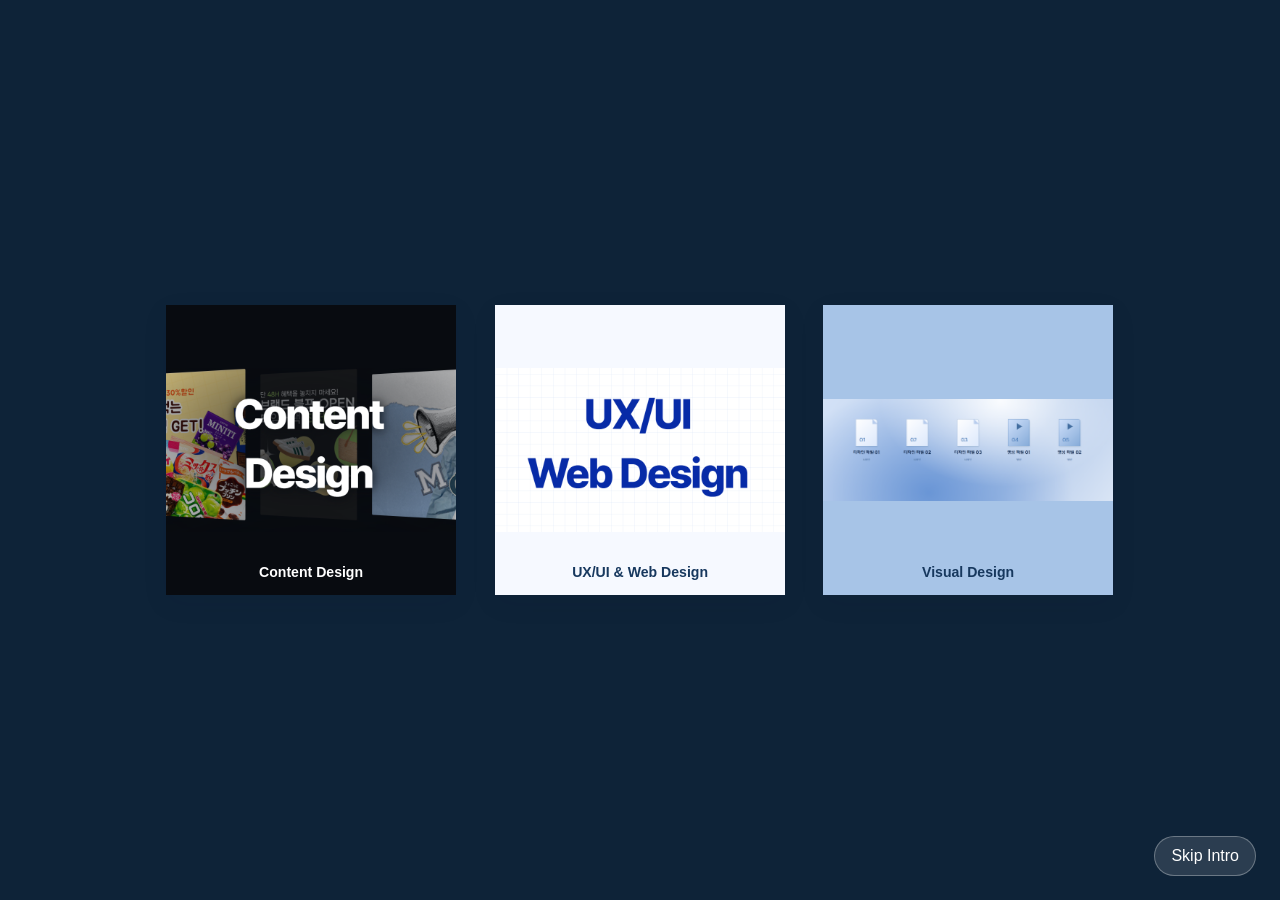
<file: index.html>
<!doctype html>
<html lang="ko" class="intro-active">
<head><script>window.PortfolioWorksBase = new URL("./", location.href).href;</script>
<meta charset="UTF-8">
<meta name="viewport" content="width=device-width, initial-scale=1">
<meta name="description" content="박효은의 2026 포트폴리오">
<title>Portfolio 2026 — 박효은</title>
<link rel="stylesheet" href="./search-main/css/base.css?v=20261012-search-icons-1">
<link rel="stylesheet" href="./search-main/css/opening.css?v=20261013-three-covers-1">
<link rel="stylesheet" href="./search-main/css/main.css?v=20261012-search-icons-1">
<link rel="stylesheet" href="./search-main/css/works-view.css?v=20261013-motion-hidden-1">
<link rel="stylesheet" href="./search-main/css/skills.css?v=20261012-search-icons-1">
<link rel="stylesheet" href="./search-main/css/workflow.css?v=20261012-search-icons-1">
<link rel="stylesheet" href="./search-main/css/ai-helper.css?v=20261012-search-icons-1">
<link rel="stylesheet" href="./search-main/css/profile.css?v=20261012-search-icons-1">
<script src="./search-main/js/opening.js?v=20261013-route-fix-1" defer></script>
<script src="./search-main/js/ai-onboarding.js?v=20261013-route-fix-1" defer></script>
<script src="./search-main/js/ai-helper.js?v=20261013-route-fix-1" defer></script>
<script src="./search-main/js/ai-component.js?v=20261013-route-fix-1" defer></script>
<script src="./search-main/js/main.js?v=20261013-route-fix-1" defer></script>
<script src="./search-main/js/profile-data.js?v=20261013-route-fix-1" defer></script>
<script src="./search-main/js/comparison-data.js?v=20261013-direct-project-1" defer></script>
<script src="./search-main/js/profile-comparison.js?v=20261013-direct-project-1" defer></script>
<script src="./search-main/js/profile.js?v=20261013-route-fix-1" defer></script>
<script src="./search-main/js/works-category-settings.js?v=20261013-motion-hidden-1" defer></script>
<script src="./search-main/js/works-view.js?v=20261013-motion-hidden-1" defer></script>
<script src="./search-main/js/skills-data.js?v=20261013-route-fix-1" defer></script>
<script src="./search-main/js/workflow-data.js?v=20261013-route-fix-1" defer></script>
<script src="./search-main/js/workflow.js?v=20261013-opening-entry-2" defer></script>
<script src="./search-main/js/skills.js?v=20261013-route-fix-1" defer></script>
<script src="./search-main/js/main-return.js?v=20261013-route-fix-1" defer></script>
<script src="./search-main/js/return-visibility.js?v=20261013-route-fix-1" defer></script>
<script src="./js/search-entry-app.js?v=20261013-opening-entry-2" defer></script>
</head>
<body class="intro-active">
    <section class="opening-intro" id="openingIntro" aria-label="포트폴리오 오프닝 인트로">
      <div class="opening-intro__stage" aria-hidden="true">
        <div class="opening-card opening-card--design" data-cover-preview="content-design">
          <img class="opening-card__cover" src="./assets/images/opening-covers/content-design-opening.png" alt="" width="800" height="450">
          <p class="opening-card__label">Content Design</p>
        </div>
        <div class="opening-card opening-card--ux" data-cover-preview="uxui">
          <img class="opening-card__cover" src="./assets/images/opening-covers/uxui-opening.png" alt="" width="800" height="450">
          <p class="opening-card__label">UX/UI & Web Design</p>
        </div>
        <div class="opening-card opening-card--indesign" data-cover-preview="visual-design">
          <img class="opening-card__cover" src="./assets/images/opening-covers/visual-design-opening.png" alt="" width="800" height="450">
          <p class="opening-card__label">Visual Design</p>
        </div>
      </div>
      <div class="opening-intro__scroll" aria-hidden="true">
        <span></span>
        <p>Scroll</p>
      </div>
      <button class="opening-intro__skip" type="button" aria-label="오프닝 건너뛰기">Skip Intro</button>
    </section>
<main id="searchMain" data-motion="pending" hidden>
  <section class="search-main" aria-labelledby="hero-title">
    <div class="search-main__content">
      <header class="search-main__heading">
        <p class="search-main__keyword" aria-label="감각"><span class="type-slot" aria-hidden="true"><span class="type-reserve">[감각]</span><span class="type-output" data-copy="[감각]"></span></span></p>
        <h1 id="hero-title" aria-label="보기 좋은 화면을 넘어 이유 있는 경험을 만듭니다."><span class="type-slot" aria-hidden="true"><span class="type-reserve">보기 좋은 화면을 넘어</span><span class="type-output" data-copy="보기 좋은 화면을 넘어"></span></span><span class="type-slot" aria-hidden="true"><span class="type-reserve">이유 있는 경험을 만듭니다.</span><span class="type-output" data-copy="이유 있는 경험을 만듭니다."></span></span></h1>
      </header>
      <div class="search-main__index">
        <div class="hero-search" role="search" aria-label="포트폴리오 탐색 미리보기">
          <span class="search-plus" aria-hidden="true"><span class="material-symbol" data-symbol="add" aria-hidden="true"></span></span>
          <label class="sr-only" for="designer-query">보고 싶은 작업</label>
          <input id="designer-query" type="text" placeholder="어떤 작업을 보고 싶으신가요?" readonly aria-readonly="true" tabindex="-1">
          <button class="search-submit" type="button" aria-label="탐색 시작" aria-disabled="true" data-action="search"><span class="material-symbol" data-symbol="arrow_upward" aria-hidden="true"></span></button>
        </div>
        <ul class="search-suggestions" aria-label="추천 탐색 항목">
          <li><button type="button" data-destination="profile"><span class="material-symbol" data-symbol="person" aria-hidden="true"></span><span>프로필 보기</span></button></li>
          <li><button type="button" data-destination="skills"><span class="material-symbol" data-symbol="auto_awesome" aria-hidden="true"></span><span>스킬 살펴보기</span></button></li>
          <li><button type="button" data-destination="works"><span class="material-symbol" data-symbol="work" aria-hidden="true"></span><span>작업물 보기</span></button></li>
        </ul>
      </div>
    </div>

      <div class="works-view" hidden>
      <div class="works-search-slot"></div>
      <section class="works-categories" aria-labelledby="works-categories-title">
        <h2 id="works-categories-title" class="sr-only" tabindex="-1">작업물 카테고리</h2>
        <div class="works-category-grid"></div>
      </section>
    </div>
</section>
</main>
<main id="profilePage" class="profile-page" hidden>
  <div class="profile-container">
    <section class="profile-information" aria-labelledby="profile-title">
    <div class="profile-home skills-return-wrapper"><button class="skills-return" type="button" aria-label="메인으로 돌아가기" aria-describedby="profile-home-tooltip"><span class="material-symbol" data-symbol="arrow_upward" aria-hidden="true"></span></button><span id="profile-home-tooltip" role="tooltip">메인으로 돌아가기</span></div>
    <header class="profile-hero"><p>PROFILE</p><h1 id="profile-title" tabindex="-1">아이디어를 경험으로 연결하는 디자이너</h1></header>
    <div class="profile-grid">
      <aside class="profile-person" aria-labelledby="profile-name">
        <img class="profile-photo" src="./search-main/assets/images/profile-photo.png" alt="박효은 디자이너 프로필 사진" width="1086" height="1448" decoding="async">
        <h2 id="profile-name">박효은 <span class="profile-name-en" lang="en">Park Hyo Eun</span></h2>
        <dl class="profile-details"><div><dt>Birthday.</dt><dd>1996.12.21</dd></div><div><dt>Phone.</dt><dd>010-4914-1413</dd></div><div><dt>Email.</dt><dd><a href="mailto:gydms1413@naver.com">gydms1413@naver.com</a></dd></div></dl>
        <ul class="profile-keywords"><li>#도전하는</li><li>#새로운</li><li>#유연한사고</li></ul>
      <figure class="profile-pdf-qr"><img src="./search-main/assets/images/portfolio-pdf-qr.svg" alt="포트폴리오 PDF QR 코드" width="120" height="120"><figcaption>포트폴리오 PDF</figcaption></figure>
      </aside>
      <div class="profile-career">
 <section><h3 class="profile-info-heading"><span class="material-symbol" data-symbol="school" aria-hidden="true"></span><span>EDUCATION</span></h3><ul class="profile-education-list"><li>보건행정학과</li><li>기업맞춤형 프로젝트 · AI 활용 반응형 웹 UI/UX 제작</li><li>디지털디자인 · 영상편집과 유튜브 크리에이팅</li></ul></section>
 <section class="certification-block"><h3 class="profile-info-heading"><span class="material-symbol" data-symbol="workspace_premium" aria-hidden="true"></span><span>CERTIFICATIONS</span></h3><div class="certification-groups">
  <div class="certification-group"><h4>DESIGN</h4><ul class="certification-list"><li>웹디자인개발기능사 <span class="profile-status">(준비 중)</span></li><li>GTQ 1급 · 2급</li></ul></div>
  <div class="certification-group"><h4>MARKETING</h4><ul class="certification-list"><li>Google Analytics Certification</li><li>Google Ads <span class="profile-status">(준비 중)</span></li></ul></div>
  <div class="certification-group"><h4>OFFICE</h4><ul class="certification-list"><li>ITQ 정보기술자격</li></ul></div>
 </div></section>
 <section><h3 class="profile-info-heading"><span class="material-symbol" data-symbol="work" aria-hidden="true"></span><span>WORK EXPERIENCE</span></h3><ol class="profile-jobs"><li><div class="job-summary"><h4>브리닛 외 벤더사</h4><p class="job-period"><span class="job-dates">2023.01 ~ 2025.12</span><span class="job-tenure">/ 3년</span></p><p class="job-role">프리랜서 · 쇼핑몰 AMD / 콘텐츠 디자인</p></div><ul class="job-duties"><li>쇼핑몰 상품 등록 및 채널별 콘텐츠 운영</li><li>상세페이지, 썸네일, 상품 대표 이미지 제작</li><li>행사·기획전 배너 및 상품 뷰티컷 제작</li><li>거래처 요청사항 확인 및 수정 피드백 반영</li></ul></li><li><div class="job-summary"><h4>의료법인 메디피아</h4><p class="job-period"><span class="job-dates">2018.02 ~ 2020.09</span><span class="job-tenure">/ 2년 8개월</span></p><p class="job-role">병원코디네이터 · 원무과 사원</p></div><ul class="job-duties"><li>환자 접수·안내 및 의료서비스 상담</li><li>원무 행정 업무</li></ul></li><li><div class="job-summary"><h4>한솔병원</h4><p class="job-period"><span class="job-dates">2016.09 ~ 2017.09</span><span class="job-tenure">/ 1년 1개월</span></p><p class="job-role">병원코디네이터 · 원무과 사원</p></div><ul class="job-duties"><li>환자 안내 및 원무 행정</li><li>의료서비스 지원</li></ul></li></ol></section>
</div>

    </div>
    <footer class="profile-tools"><section class="tools-section">
                    <h3> TOOLS</h3>
                    <div class="tool-marquee" aria-label="사용 도구">
                      <div class="tool-track">
                        <div class="tool-group">
                          <span class="tool-item"><img src="./search-main/assets/icons/tools/figma.svg" alt="" /><b>Figma</b></span>
                          <span class="tool-item"><img src="./search-main/assets/icons/tools/photoshop.svg" alt="" /><b>Photoshop</b></span>
                          <span class="tool-item"><img src="./search-main/assets/icons/tools/illustrator.svg" alt="" /><b>Illustrator</b></span>
                          <span class="tool-item"><img src="./search-main/assets/icons/tools/gsap.svg" alt="" /><b>GSAP</b></span>
                          <span class="tool-item"><img src="./search-main/assets/icons/tools/vscode.svg" alt="" /><b>VS Code</b></span>
                          <span class="tool-item"><img src="./search-main/assets/icons/tools/cafe24.svg" alt="" /><b>Cafe24</b></span>
                          <span class="tool-item"><img src="./search-main/assets/icons/tools/midjourney.svg" alt="" /><b>Midjourney</b></span>
                          <span class="tool-item"><img src="./search-main/assets/icons/tools/runway.svg" alt="" /><b>Runway ML</b></span>
                          <span class="tool-item"><img src="./search-main/assets/icons/tools/claude.svg" alt="" /><b>Claude</b></span>
                          <span class="tool-item"><img src="./search-main/assets/icons/tools/chatgpt.svg" alt="" /><b>ChatGPT</b></span>
                          <span class="tool-item"><img src="./search-main/assets/icons/tools/manus.svg" alt="" /><b>Manus</b></span>
                          <span class="tool-item"><img src="./search-main/assets/icons/tools/notion.svg" alt="" /><b>Notion</b></span>
                        </div>
                        <div class="tool-group" aria-hidden="true">
                          <span class="tool-item"><img src="./search-main/assets/icons/tools/figma.svg" alt="" /><b>Figma</b></span>
                          <span class="tool-item"><img src="./search-main/assets/icons/tools/photoshop.svg" alt="" /><b>Photoshop</b></span>
                          <span class="tool-item"><img src="./search-main/assets/icons/tools/illustrator.svg" alt="" /><b>Illustrator</b></span>
                          <span class="tool-item"><img src="./search-main/assets/icons/tools/gsap.svg" alt="" /><b>GSAP</b></span>
                          <span class="tool-item"><img src="./search-main/assets/icons/tools/vscode.svg" alt="" /><b>VS Code</b></span>
                          <span class="tool-item"><img src="./search-main/assets/icons/tools/cafe24.svg" alt="" /><b>Cafe24</b></span>
                          <span class="tool-item"><img src="./search-main/assets/icons/tools/midjourney.svg" alt="" /><b>Midjourney</b></span>
                          <span class="tool-item"><img src="./search-main/assets/icons/tools/runway.svg" alt="" /><b>Runway ML</b></span>
                          <span class="tool-item"><img src="./search-main/assets/icons/tools/claude.svg" alt="" /><b>Claude</b></span>
                          <span class="tool-item"><img src="./search-main/assets/icons/tools/chatgpt.svg" alt="" /><b>ChatGPT</b></span>
                          <span class="tool-item"><img src="./search-main/assets/icons/tools/manus.svg" alt="" /><b>Manus</b></span>
                          <span class="tool-item"><img src="./search-main/assets/icons/tools/notion.svg" alt="" /><b>Notion</b></span>
                        </div>
                      </div>
                    </div>
                  </section></footer>
    </section>
    <section class="profile-qa-screen" aria-labelledby="profile-qa-title">
      <section class="profile-qa" aria-labelledby="profile-qa-title">
        <header><img class="profile-qa-avatar" src="./search-main/assets/images/ai-face.svg" alt="" aria-hidden="true"><h2 id="profile-qa-title">Profile Q&A</h2></header>
        <div class="profile-chat" role="log" aria-live="polite" aria-atomic="false" aria-relevant="additions" aria-label="프로필 질문과 답변"><p class="chat-answer">안녕하세요! 어떤 이야기가 궁금하신가요?</p></div>
        <div class="profile-qa-details" hidden></div>
        <div class="profile-questions" aria-label="추천 질문"></div>
      </section>
    </section>
  </div>
</main>
<main id="skillsPage" class="skills-page" hidden>
 <div class="skills-container">
  <div class="skills-return-wrapper"><button type="button" class="skills-return" aria-label="메인으로 돌아가기" aria-describedby="skills-return-tooltip"><span class="material-symbol" data-symbol="arrow_upward" aria-hidden="true"></span></button><span id="skills-return-tooltip" role="tooltip">메인으로 돌아가기</span></div>
  <header class="skills-header"><p>SKILLS</p><h1 id="skills-title" tabindex="-1">아이디어를 구현하는 4가지 역량</h1></header>
  <section class="skills-detail is-workflow" aria-labelledby="skills-title"></section>
 </div>
</main>
    <aside class="ai-helper" hidden aria-label="포트폴리오 도우미">
      <div class="ai-helper__message" id="ai-helper-panel" hidden><p class="ai-helper__text" role="status" aria-live="polite"></p><div class="ai-helper__actions"><button type="button" data-ai-next>다음</button><button type="button" data-ai-skip>건너뛰기</button></div><div class="ai-helper__menu" hidden><div class="ai-helper__menu-heading"><strong>무엇을 도와드릴까요?</strong><button type="button" data-ai-close aria-label="도우미 메뉴 닫기">닫기</button></div><ul class="ai-helper__menu-list" aria-label="도우미 선택 항목"></ul></div></div>
      <button class="ai-helper__handle" type="button" aria-label="AI 도우미 안내 및 이동" aria-describedby="ai-move-help" aria-controls="ai-helper-panel" aria-expanded="false">
      <span class="ai-helper__hint">Click me!</span>
      <img class="ai-helper__face" src="./search-main/assets/images/ai-face.svg" alt="" draggable="false">
      </button>
      <span id="ai-move-help" class="sr-only">드래그 또는 방향키로 이동합니다. Home 키로 기본 위치로 돌아갑니다.</span>
    </aside>
<template id="qa-experience-timeline"><section class="qa-experience-detail" aria-label="경험과 활동 상세 타임라인"><ol class="experience-timeline" aria-label="경험과 활동 가로 타임라인">
            <li class="experience-entry">
              <div class="experience-visual"><img class="experience-visual-image" src="./search-main/assets/images/experience-responsive-web.svg" alt="데스크톱과 모바일 화면을 함께 보여주는 반응형 웹 UI 오브젝트" /></div>
              <span class="experience-marker" aria-hidden="true"></span>
              <article><p class="experience-date">2026.02 – 2026.07</p><h3>AI 활용 반응형 웹 UI/UX 제작</h3><p class="experience-place">그린컴퓨터아카데미 · 기업맞춤형 프로젝트</p><p>쇼핑몰 주요 화면을 기획하고 PC·모바일 반응형 UI를 설계했습니다. 디자인 시안 비교와 정보 구조 개선, QA 및 개발 전달 문서화까지 경험했습니다.</p></article>
            </li>
            <li class="experience-entry">
              <div class="experience-visual"><img class="experience-visual-image" src="./search-main/assets/images/experience-commerce-content.svg" alt="상품 카드와 이미지 편집 도구로 구성된 쇼핑몰 콘텐츠 오브젝트" /></div>
              <span class="experience-marker" aria-hidden="true"></span>
              <article><p class="experience-date">2023.01 – 2025.12</p><h3>쇼핑몰 상품 콘텐츠 제작 및 운영 지원</h3><p class="experience-place">프리랜서 · 쇼핑몰 MD Assistant</p><p>상품 등록과 상세페이지·배너 등 이커머스 콘텐츠를 제작했습니다. 상품 정보를 정리하고 요청사항과 수정 피드백을 디자인에 반영했습니다.</p></article>
            </li>
            <li class="experience-entry">
              <div class="experience-visual"><img class="experience-visual-image" src="./search-main/assets/images/experience-video-content.svg" alt="재생 버튼과 편집 타임라인으로 구성된 영상 콘텐츠 오브젝트" /></div>
              <span class="experience-marker" aria-hidden="true"></span>
              <article><p class="experience-date">2020.08 – 2020.10</p><h3>영상편집과 유튜브 크리에이팅</h3><p class="experience-place">두드림컴퓨터학원 · 디지털디자인 교육</p><p>영상 편집과 유튜브 콘텐츠 제작 과정을 이수하며 영상 구성과 편집 기초를 학습했습니다.</p></article>
            </li>
          </ol></section></template>
<template id="qa-compare-ux-content"><div class="qa-compare-grid"><figure class="qa-compare-item"><svg class="qa-compare-image" xmlns="http://www.w3.org/2000/svg" viewBox="104 247 721 408" role="img" aria-label="HotelsPick Before 화면"><image href="./search-main/assets/images/hotelspick-comparison-source.png" width="1697" height="964"/></svg><figcaption><h4>Before</h4><p>검색과 추천 정보가 분산되어 핵심 정보의 우선순위가 모호했습니다.

서비스의 개성과 주요 행동이 한눈에 드러나지 않았습니다.</p></figcaption></figure><figure class="qa-compare-item"><svg class="qa-compare-image" xmlns="http://www.w3.org/2000/svg" viewBox="881 247 721 408" role="img" aria-label="HotelsPick After 화면"><image href="./search-main/assets/images/hotelspick-comparison-source.png" width="1697" height="964"/></svg><figcaption><h4>After</h4><p>검색을 핵심 액션으로 정리하고, 블루 중심의 일관된 톤과 명확한 콘텐츠 위계를 적용했습니다.

사용자가 서비스를 이해하고 탐색할 수 있도록 화면 흐름을 개선했습니다.</p></figcaption></figure></div></template><template id="qa-design-values"><section class="qa-comparison-detail" aria-labelledby="qa-compare-title" data-next-reveal-delay="950"><header class="qa-comparison-header"><h3 id="qa-compare-title">Before &amp; After</h3><div class="qa-comparison-tabs" role="tablist" aria-label="비교 카테고리"></div></header><div class="qa-comparison-panel" role="tabpanel"></div><div class="qa-compare-action"><p>관련 작업을 더 살펴보세요</p><a class="qa-compare-cta" href="#works"></a></div></section></template>
<template id="qa-compare-content-design"><div class="qa-compare-grid qa-tube-comparison"><figure class="qa-compare-item"><button type="button" class="qa-detail-preview" aria-label="기존 튜브히터 상세페이지 전체 보기"><img src="./search-main/assets/images/tube-heater-before.jpg" alt="정보와 기능 설명이 길게 이어지는 기존 튜브히터 상세페이지" width="830" height="1090"></button><figcaption><h4>Before</h4><p>기존 상세페이지는 정보량이 많지만 핵심 장점과 구매 포인트가 한눈에 정리되지 않았습니다.

제품 특징과 기능 설명이 길게 이어져 필요한 정보의 우선순위를 파악하기 어려웠습니다.</p></figcaption></figure><figure class="qa-compare-item"><button type="button" class="qa-detail-preview" aria-label="개선 후 튜브히터 상세페이지 전체 보기"><img src="./search-main/assets/images/tube-heater-after-v2.jpg" alt="핵심 메시지와 제품 강점 중심으로 재정리한 튜브히터 상세페이지" width="960" height="1637"></button><figcaption><h4>After</h4><p>핵심 메시지와 제품 강점이 먼저 보이도록 정보 구조를 재정리했습니다.

비교, 활용 장면, 기능 설명의 흐름을 구분해 사용자가 제품의 특징을 쉽게 이해할 수 있도록 구성했습니다.</p></figcaption></figure></div></template>
<template id="qa-compare-visual-design"><div class="qa-compare-grid qa-poster-comparison"><figure class="qa-compare-item"><button type="button" class="qa-detail-preview qa-poster-preview" aria-label="Before 영화 포스터 원본 보기"><img src="./search-main/assets/images/movie-poster-before.png" alt="매직 인 더 문라이트 영화 포스터 Before" width="1126" height="1613"></button><figcaption><h4>Before</h4><p></p></figcaption></figure><figure class="qa-compare-item"><button type="button" class="qa-detail-preview qa-poster-preview" aria-label="After 영화 포스터 원본 보기"><img src="./search-main/assets/images/movie-poster-after.png" alt="매직 인 더 문라이트 영화 포스터 After" width="1099" height="1552"></button><figcaption><h4>After</h4><p></p></figcaption></figure></div></template>
<template id="qa-work-process"><section class="qa-work-process" aria-label="작업 프로세스" data-next-reveal-delay="1110"><ol class="qa-process-flow"><li class="qa-process-step qa-process-step--1" style="--process-delay:350ms"><span class="qa-process-icon"><span class="material-symbol" data-symbol="search" aria-hidden="true"></span></span><div class="qa-process-text"><h4>현황 파악</h4><p>요구사항과 현재 구조를 분석하고 문제점을 정리합니다.</p></div></li><li class="qa-process-step qa-process-step--2" style="--process-delay:470ms"><span class="qa-process-icon"><span class="material-symbol" data-symbol="lightbulb" aria-hidden="true"></span></span><div class="qa-process-text"><h4>방향 탐색</h4><p>여러 방향을 비교하고 개선 방향을 도출합니다.</p></div></li><li class="qa-process-step qa-process-step--3" style="--process-delay:590ms"><span class="qa-process-icon"><span class="material-symbol" data-symbol="edit" aria-hidden="true"></span></span><div class="qa-process-text"><h4>시안 구체화</h4><p>일정과 구현 범위를 고려해 시안을 구체화합니다.</p></div></li><li class="qa-process-step qa-process-step--4" style="--process-delay:710ms"><span class="qa-process-icon"><span class="material-symbol" data-symbol="check_circle" aria-hidden="true"></span></span><div class="qa-process-text"><h4>피드백 반영</h4><p>의견을 반영하며 완성도를 높입니다.</p></div></li></ol></section></template>
<template id="qa-collaboration"><section class="qa-collaboration-detail" aria-labelledby="qa-collaboration-title" data-next-reveal-delay="4750"><header><h3 id="qa-collaboration-title"><span class="qa-collaboration-project-name">자린고비</span> — 게이미피케이션 어플 프로젝트</h3></header><div class="qa-collaboration-grid"><section class="qa-collaboration-chat" aria-label="협업 과정 재구성"><div class="qa-team-intro"><div class="qa-team-members" aria-label="4인 팀 프로젝트"><span class="qa-team-avatar" data-speaker="a" aria-hidden="true"><span class="material-symbol" data-symbol="person"></span></span><span class="qa-team-avatar" data-speaker="b" aria-hidden="true"><span class="material-symbol" data-symbol="person"></span></span><span class="qa-team-avatar" data-speaker="c" aria-hidden="true"><span class="material-symbol" data-symbol="person"></span></span><span class="qa-team-avatar qa-team-avatar--me" data-speaker="me" aria-hidden="true"><span class="material-symbol" data-symbol="person"></span></span></div><p class="qa-collaboration-note">협업 과정 재구성 · 실제 대화 기록이 아닌 포트폴리오용 예시입니다.</p></div><div class="qa-team-bubble qa-team-bubble--team" style="--collaboration-delay:700ms"><span class="qa-team-avatar" data-speaker="a" aria-hidden="true"><span class="material-symbol" data-symbol="person"></span></span><div class="qa-team-message"><span class="qa-team-label">팀원 A</span><p>디자인한 캐릭터로 AI 이미지랑 영상을 만들어봤는데, 원래 캐릭터랑 모습이 조금씩 달라져요. 어떻게 맞추면 좋을까요?</p></div></div><div class="qa-team-bubble qa-team-bubble--team" style="--collaboration-delay:1250ms"><span class="qa-team-avatar" data-speaker="b" aria-hidden="true"><span class="material-symbol" data-symbol="person"></span></span><div class="qa-team-message"><span class="qa-team-label">팀원 B</span><p>생성할 때마다 따로 수정하기보다는, 원래 캐릭터를 기준으로 통일할 방법이 있으면 좋겠어요.</p></div></div><div class="qa-team-bubble qa-team-bubble--me" style="--collaboration-delay:1800ms"><span class="qa-team-avatar qa-team-avatar--me" data-speaker="me" aria-hidden="true"><span class="material-symbol" data-symbol="person"></span></span><div class="qa-team-message"><span class="qa-team-label">나</span><p>그럼 캐릭터 시트를 만들어서 기본 형태와 비율을 통일하고, 표정이나 의상이 바뀌는 부분은 적용 위치를 정해두면 어떨까요?</p></div></div><div class="qa-team-bubble qa-team-bubble--team" style="--collaboration-delay:2350ms"><span class="qa-team-avatar" data-speaker="c" aria-hidden="true"><span class="material-symbol" data-symbol="person"></span></span><div class="qa-team-message"><span class="qa-team-label">팀원 C</span><p>좋아요. 그 시트를 기준으로 AI 작업을 진행하고, 결과물이 다르게 나오면 같이 확인해서 수정해요.</p></div></div><div class="qa-team-bubble qa-team-bubble--me" style="--collaboration-delay:2900ms"><span class="qa-team-avatar qa-team-avatar--me" data-speaker="me" aria-hidden="true"><span class="material-symbol" data-symbol="person"></span></span><div class="qa-team-message"><span class="qa-team-label">나</span><p>네! 제가 원본 캐릭터를 기준으로 시트와 제작 가이드를 정리해서 공유할게요. 생성 결과도 함께 비교해봐요.</p></div></div></section><section class="qa-collaboration-results" aria-label="캐릭터 일관성 유지 가이드"><div class="qa-collaboration-images"><figure><a href="./search-main/assets/images/jaringobi-character-sheet.jpg" target="_blank" rel="noopener" aria-label="자린이 캐릭터 시트 원본 보기"><img src="./search-main/assets/images/jaringobi-character-sheet.jpg" alt="자린이의 기본 형태, 방향과 표정 기준을 정리한 캐릭터 시트" width="6590" height="4743" decoding="async"></a></figure></div><div class="qa-character-guide"><h4>캐릭터 일관성 유지 가이드</h4><ol><li><h5>01 원본 디자인 기준</h5><p>직접 디자인한 캐릭터의 형태와 비율 정리</p></li><li><h5>02 변경 요소 구분</h5><p>표정·의상 등 변형 가능한 파츠와 적용 영역 정의</p></li><li><h5>03 AI 제작 기준 공유</h5><p>원본 캐릭터 시트와 공통 가이드를 팀원에게 공유</p></li><li><h5>04 생성 결과 검수</h5><p>원본 디자인과 AI 생성 결과를 비교하고 차이 확인</p></li></ol></div></section></div></section></template>
<noscript>이 포트폴리오의 오프닝을 보려면 JavaScript를 활성화해주세요.</noscript>
</body>
</html>
</file>
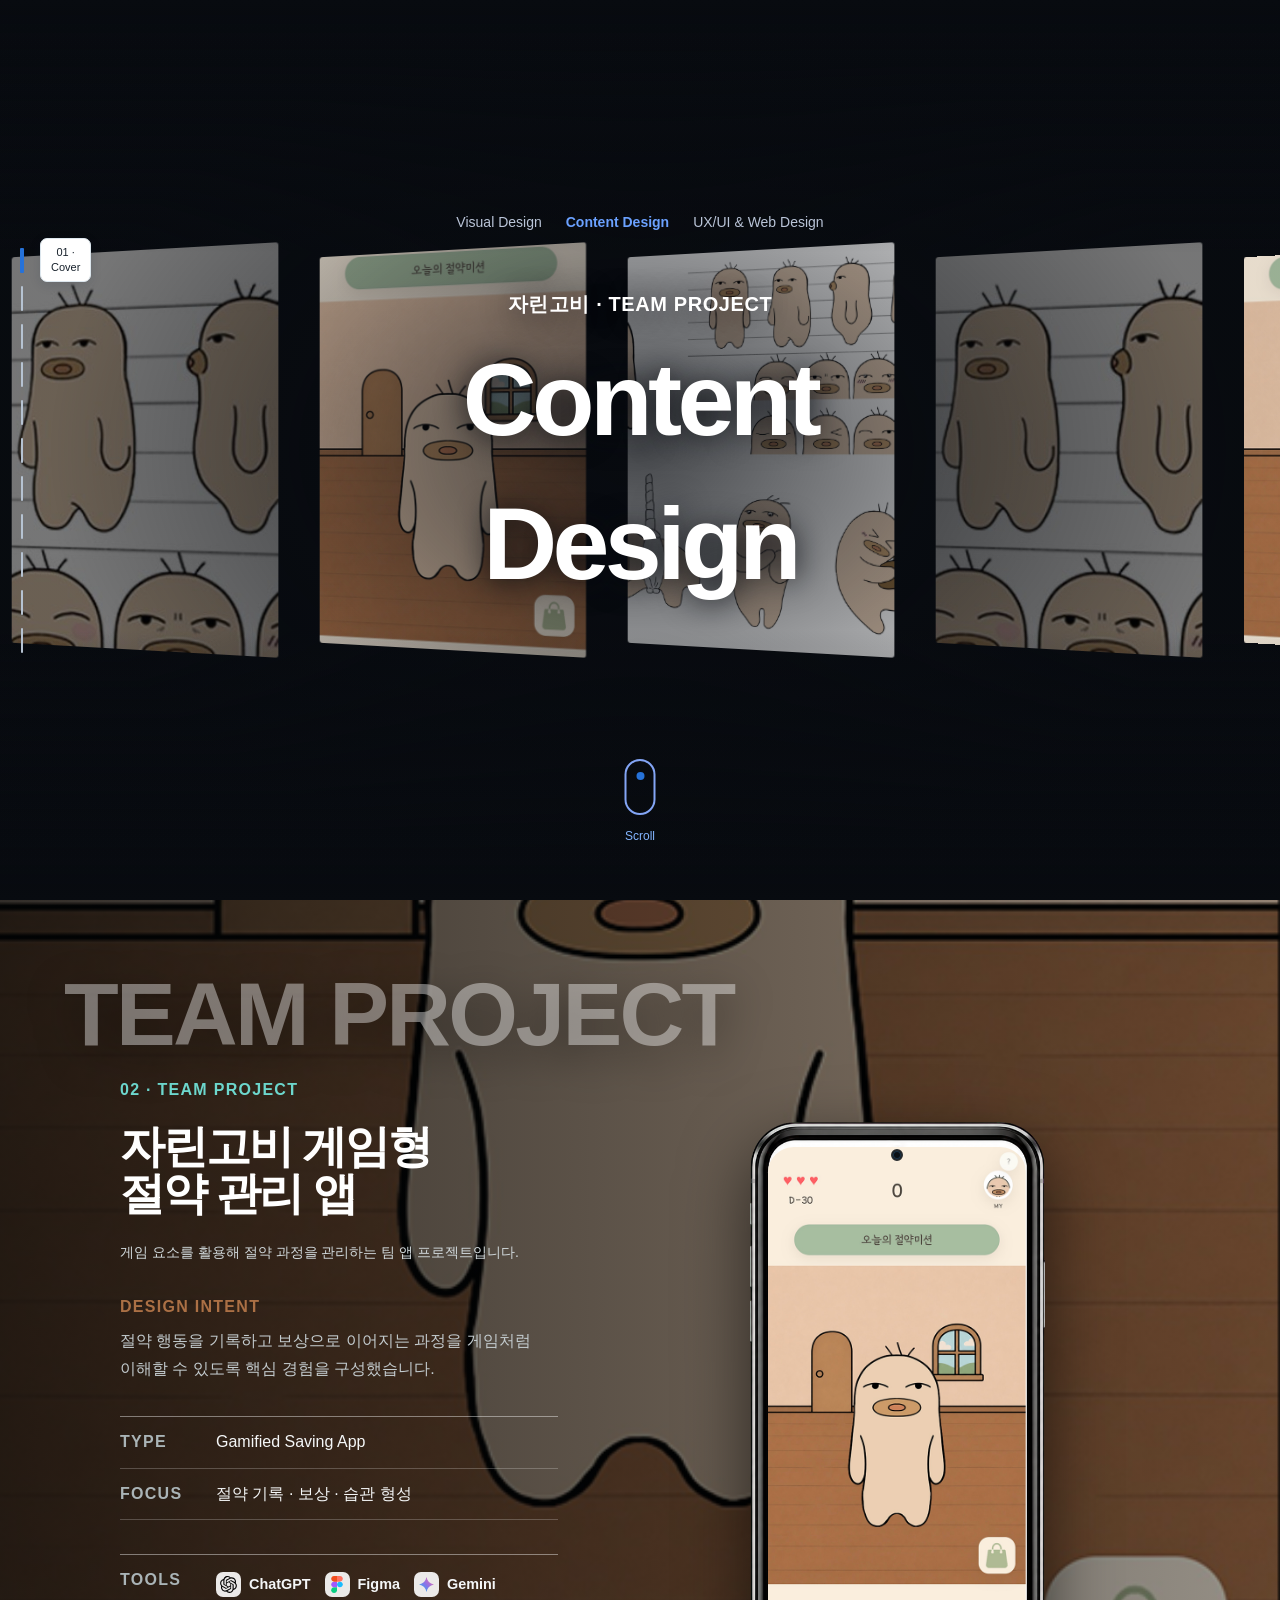
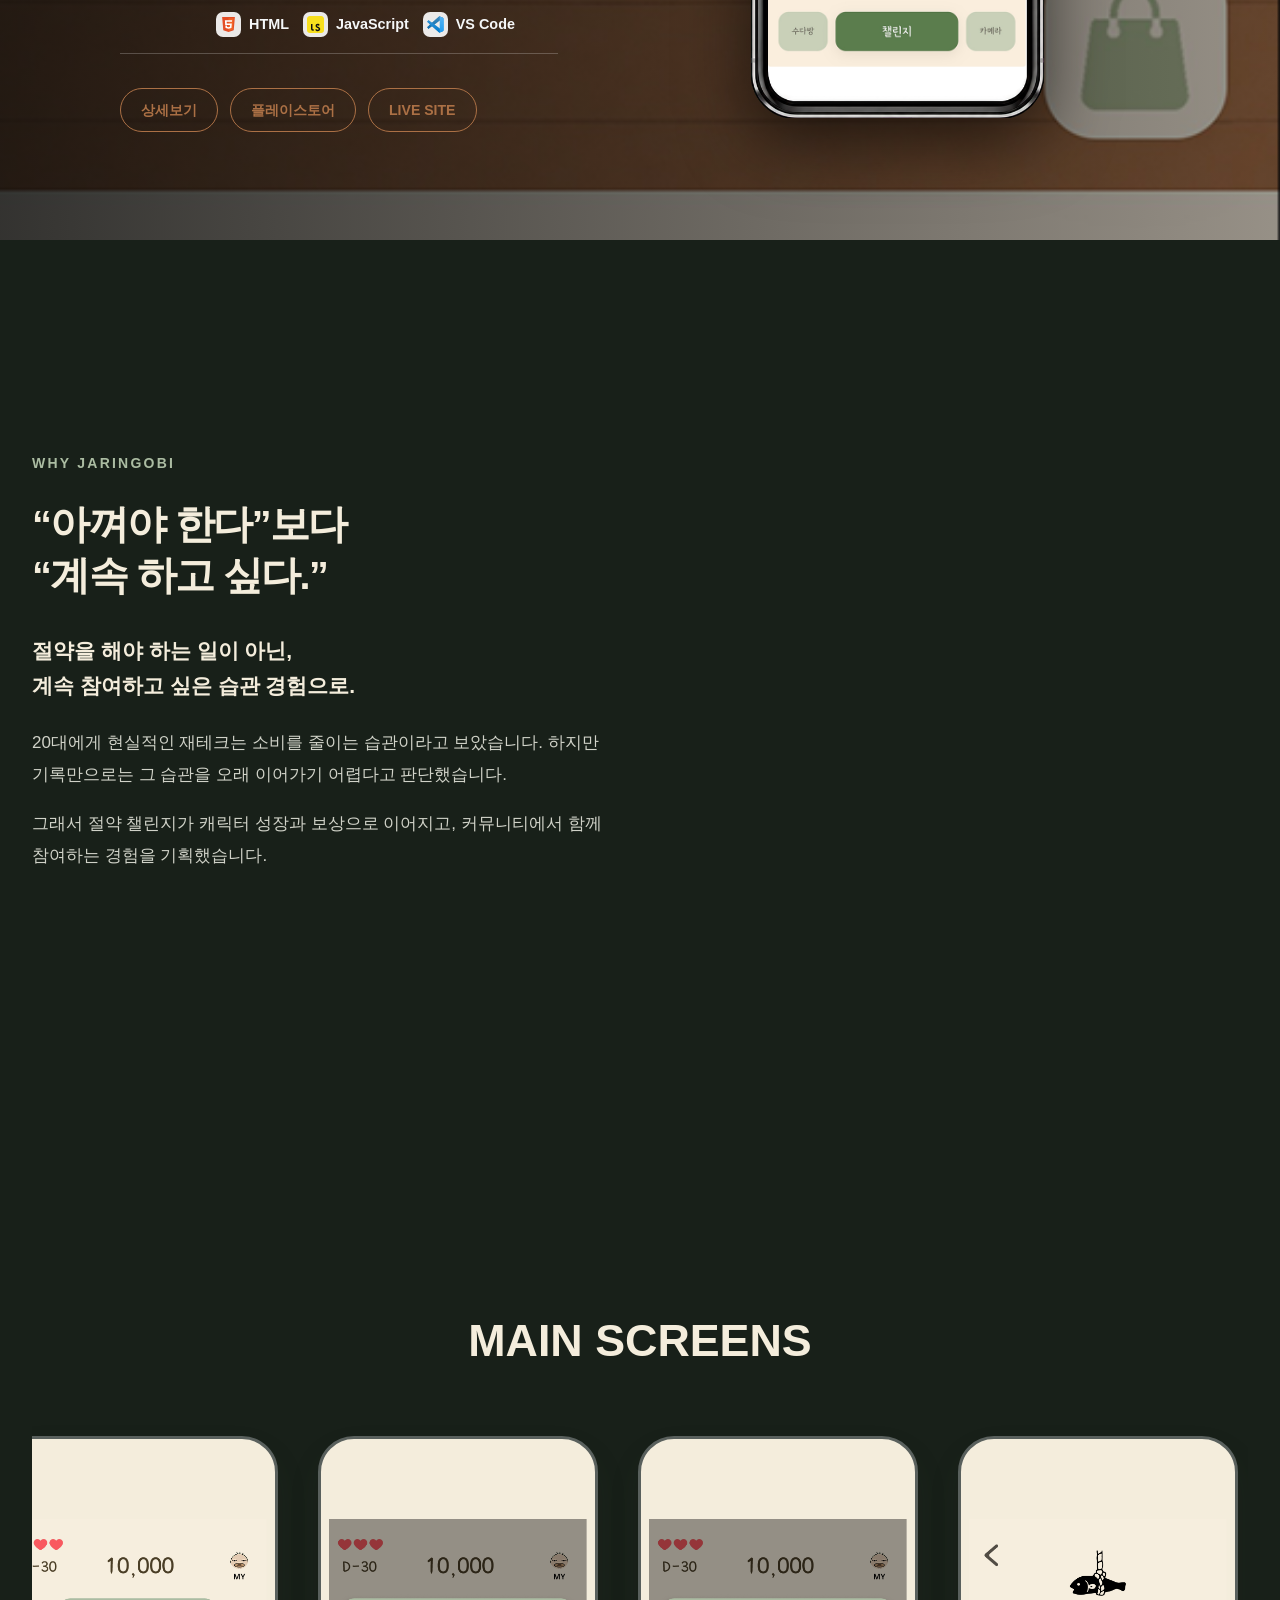
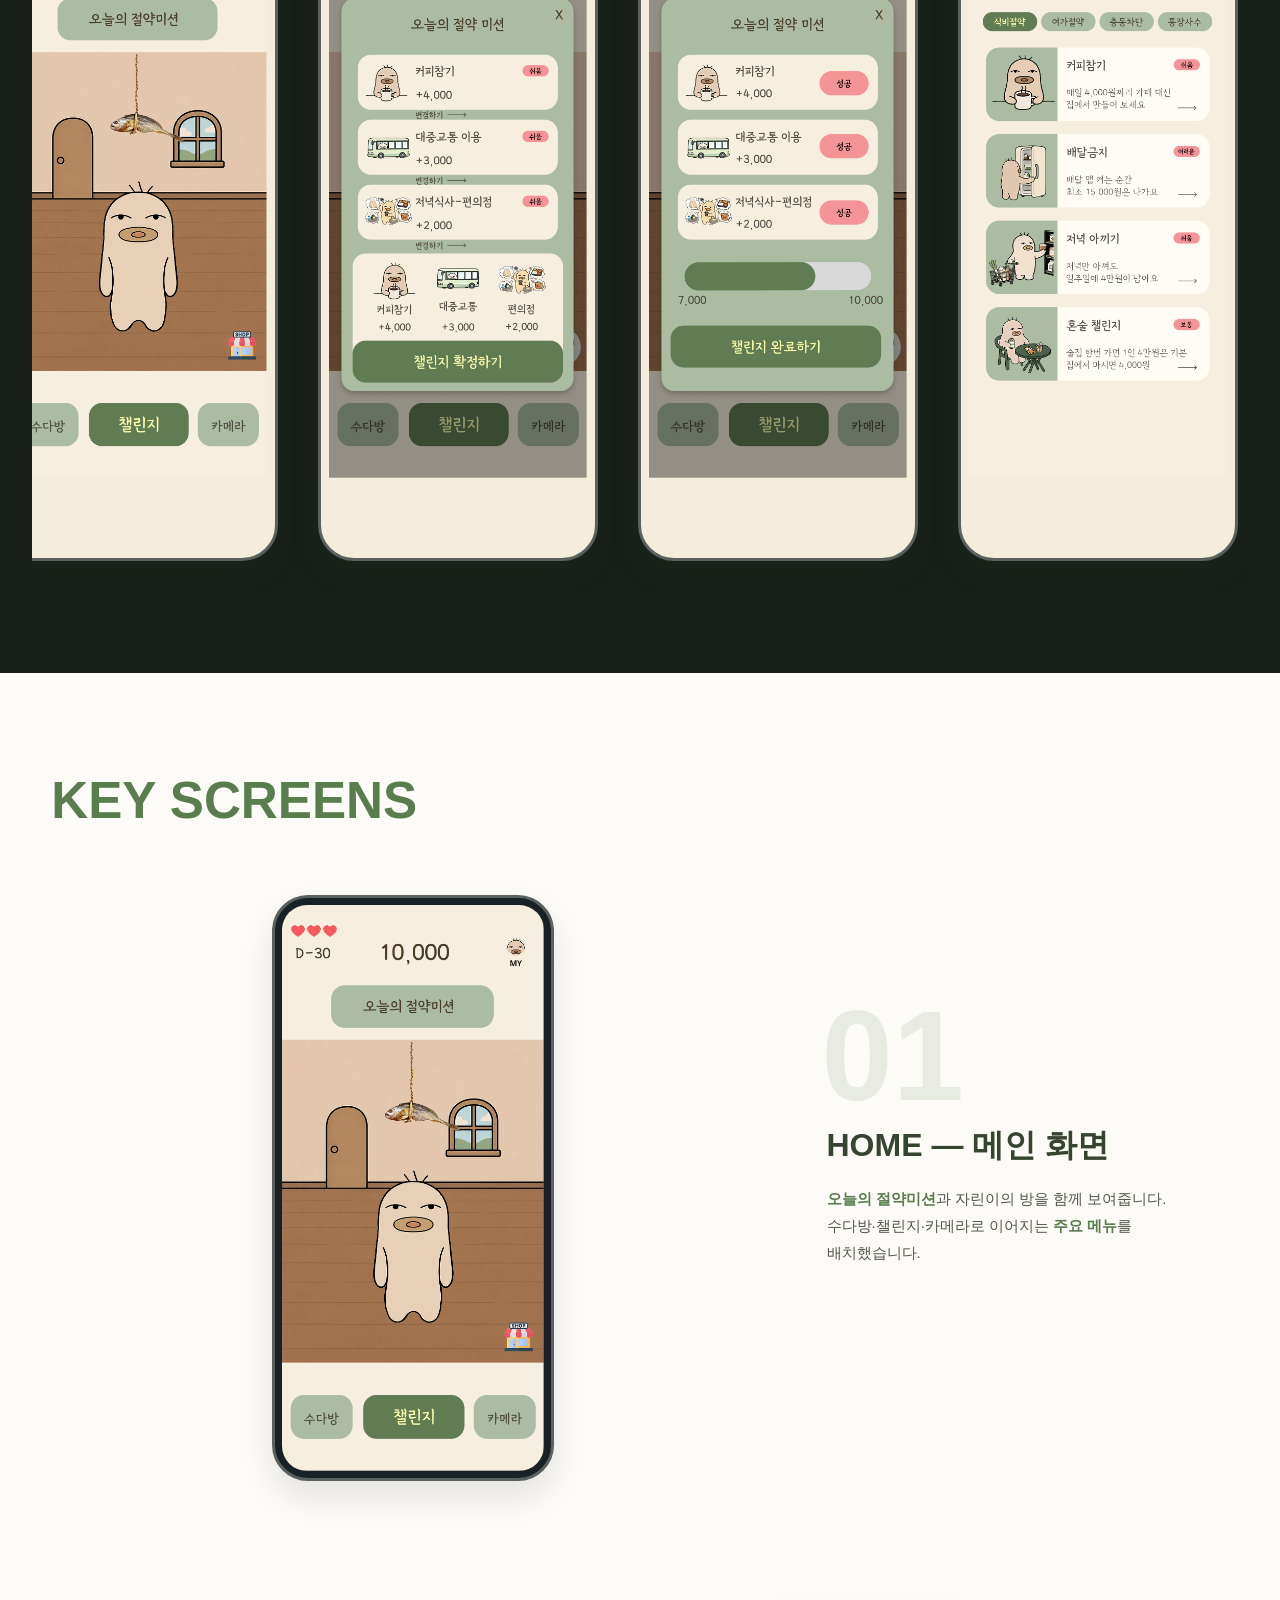
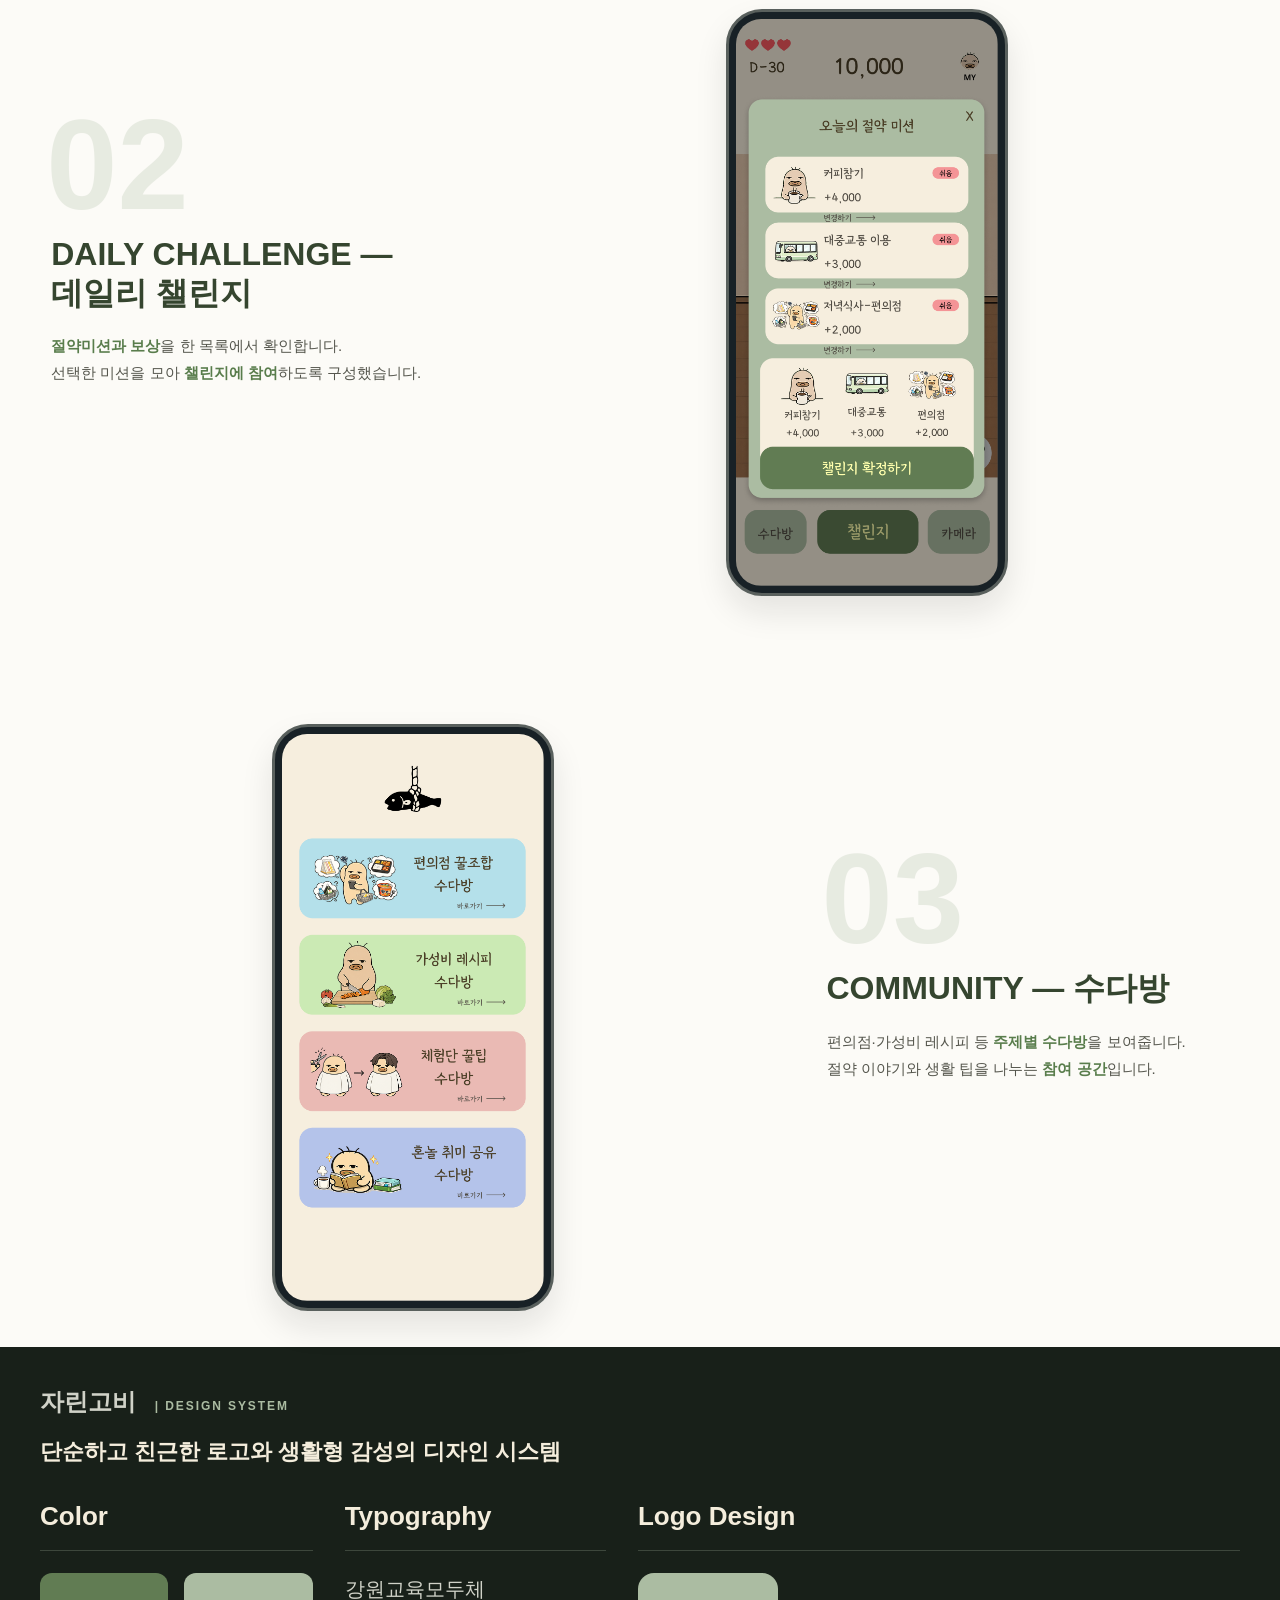
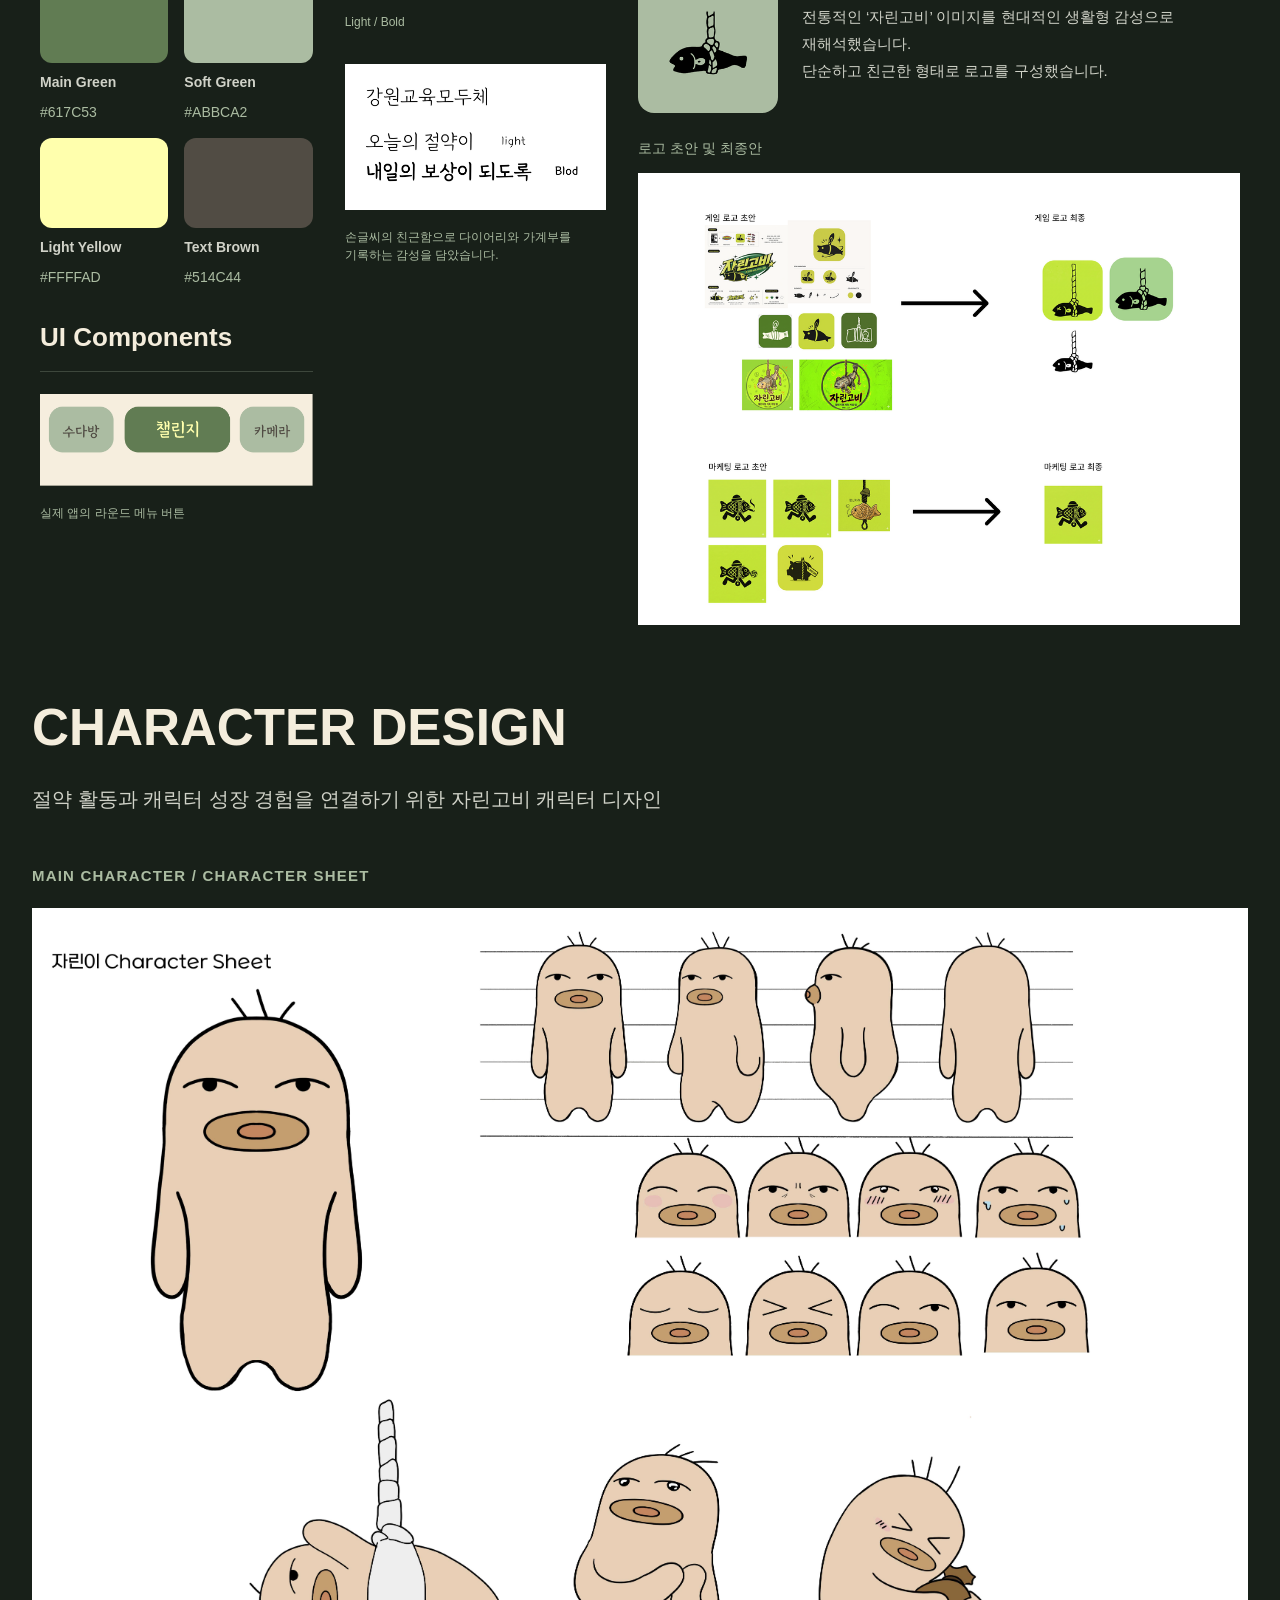
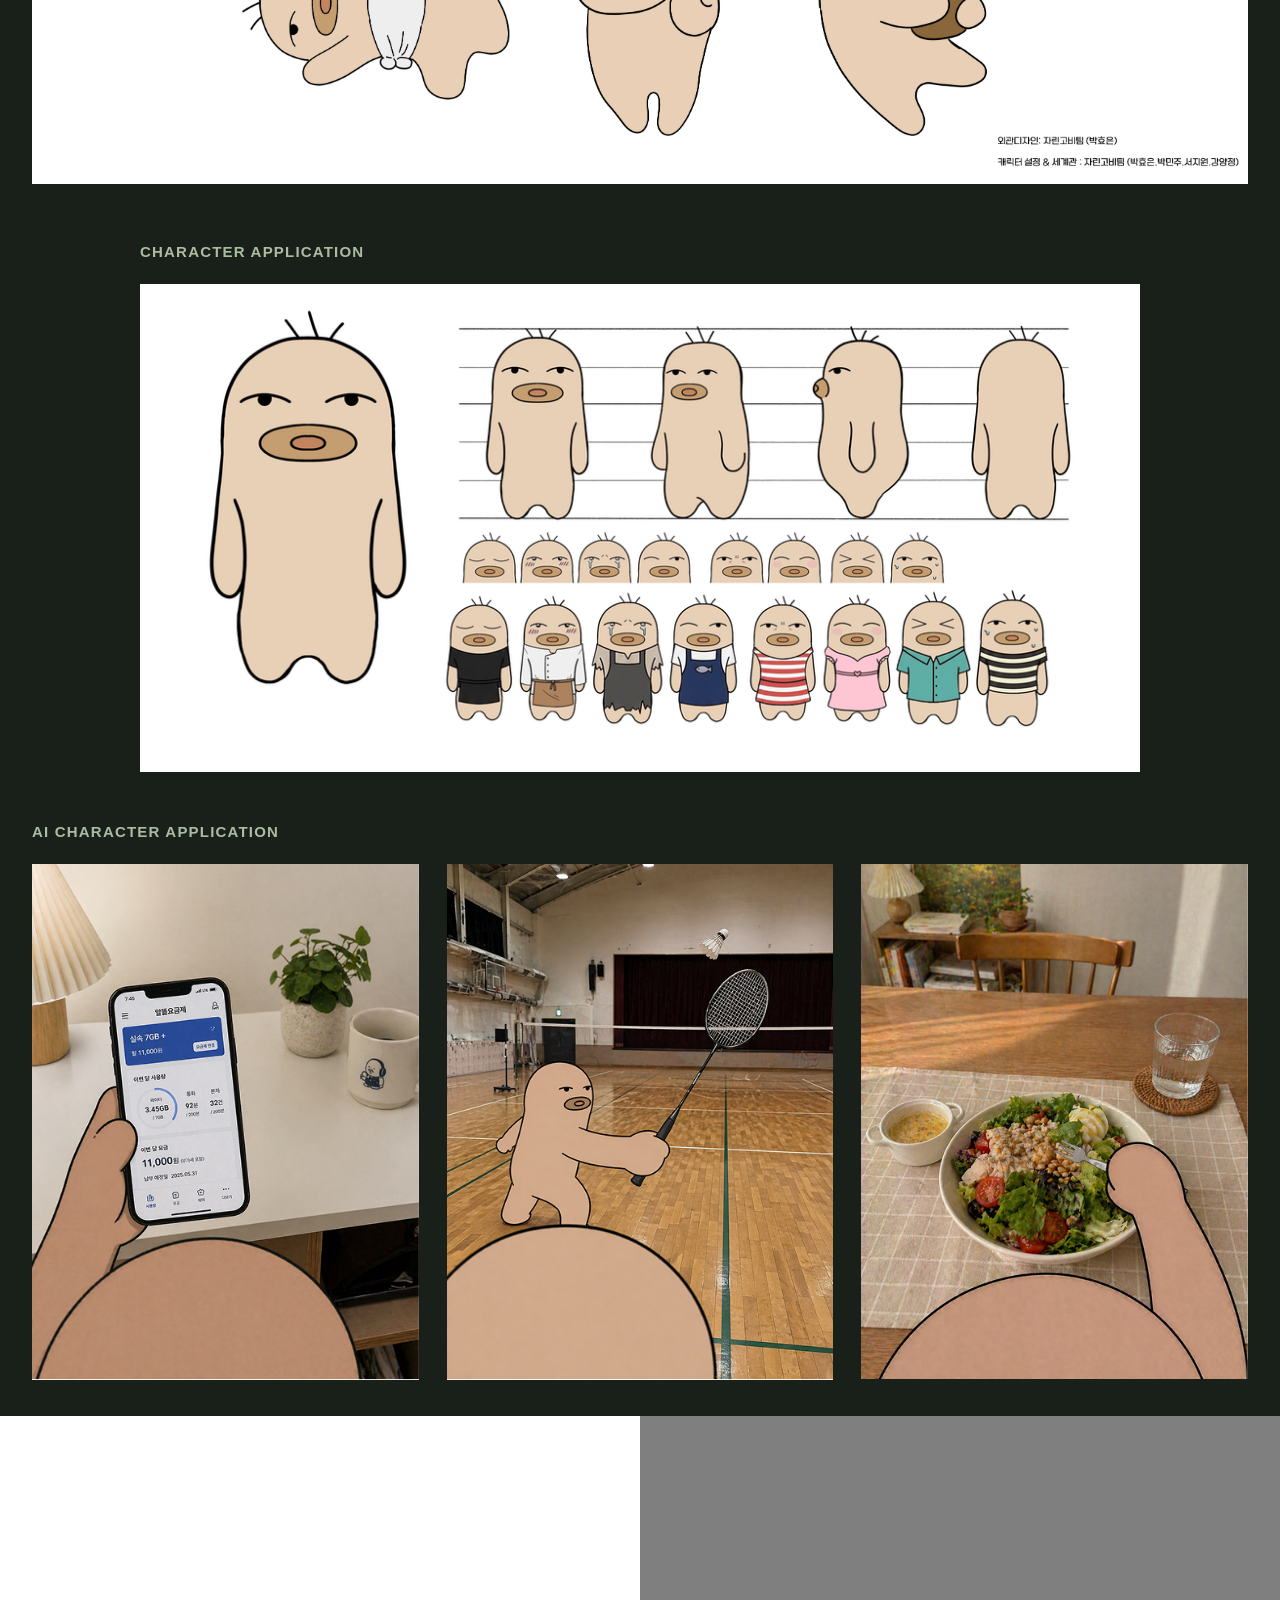
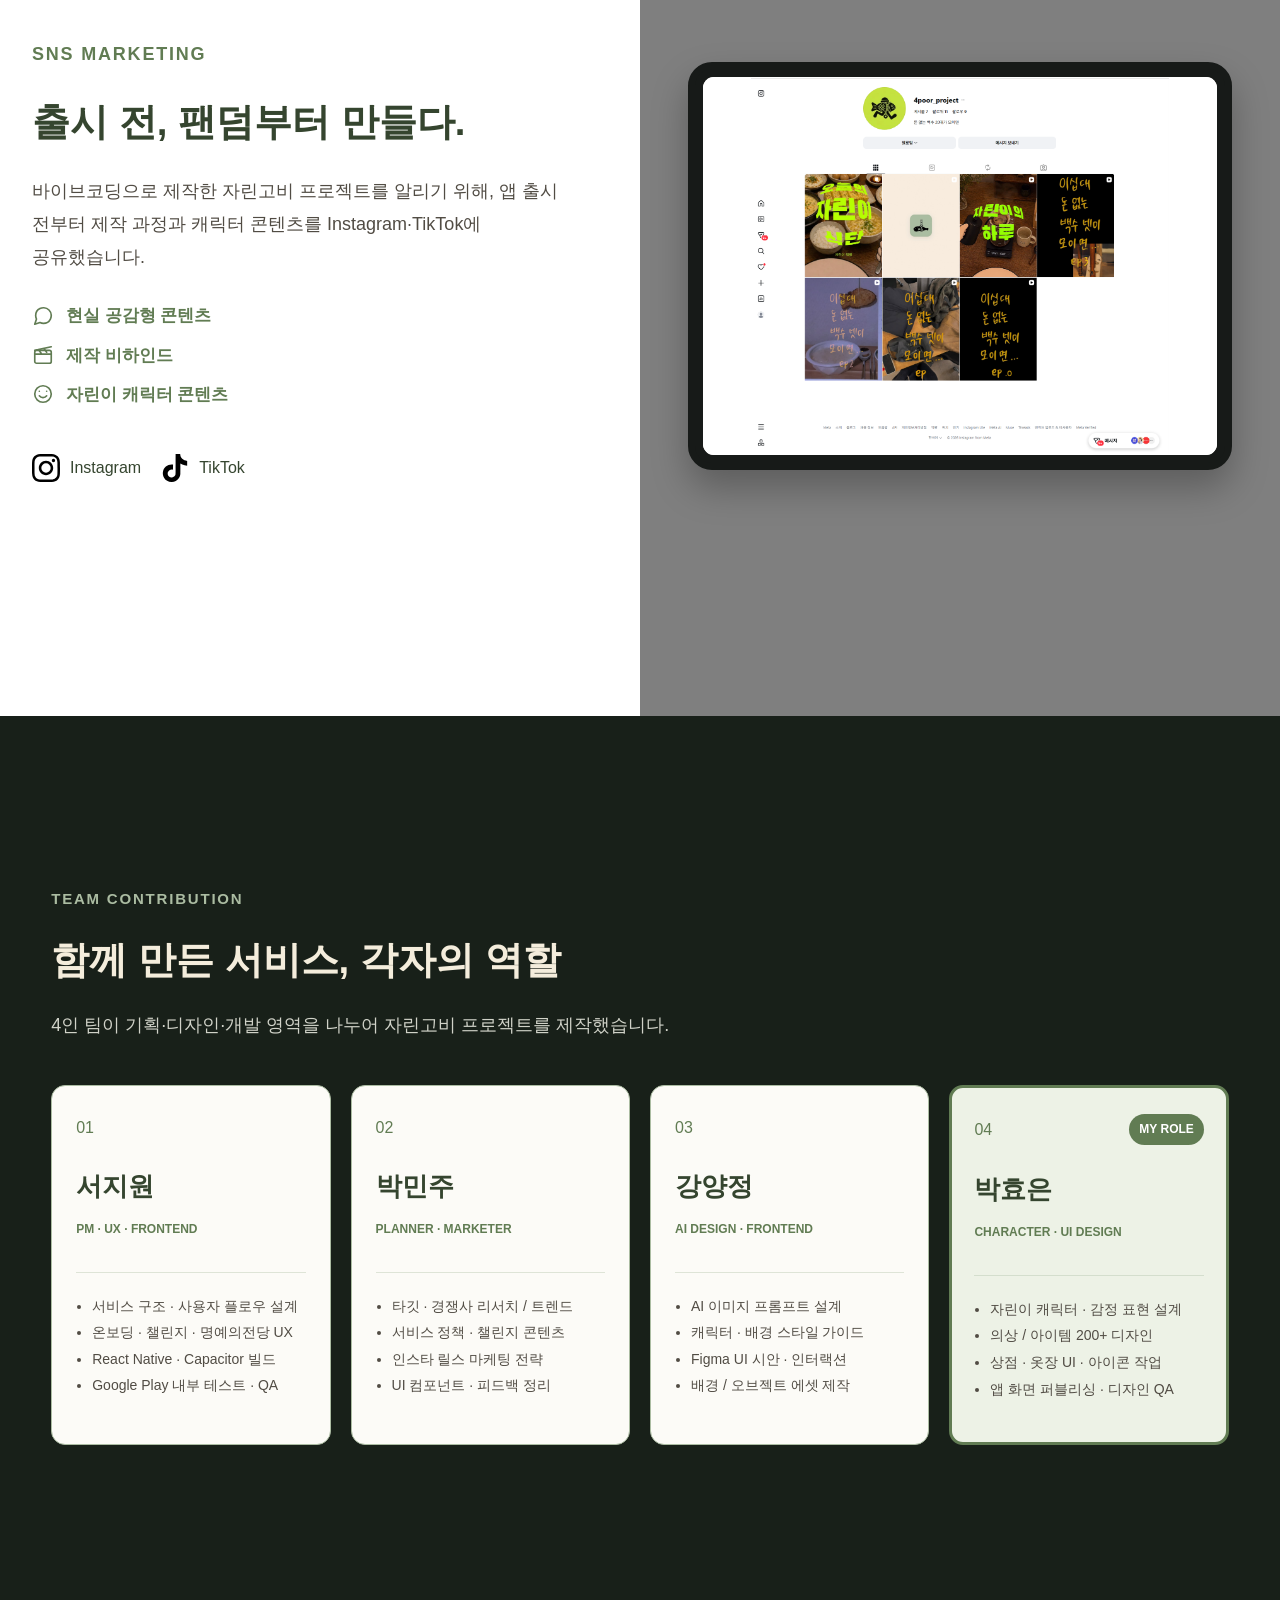
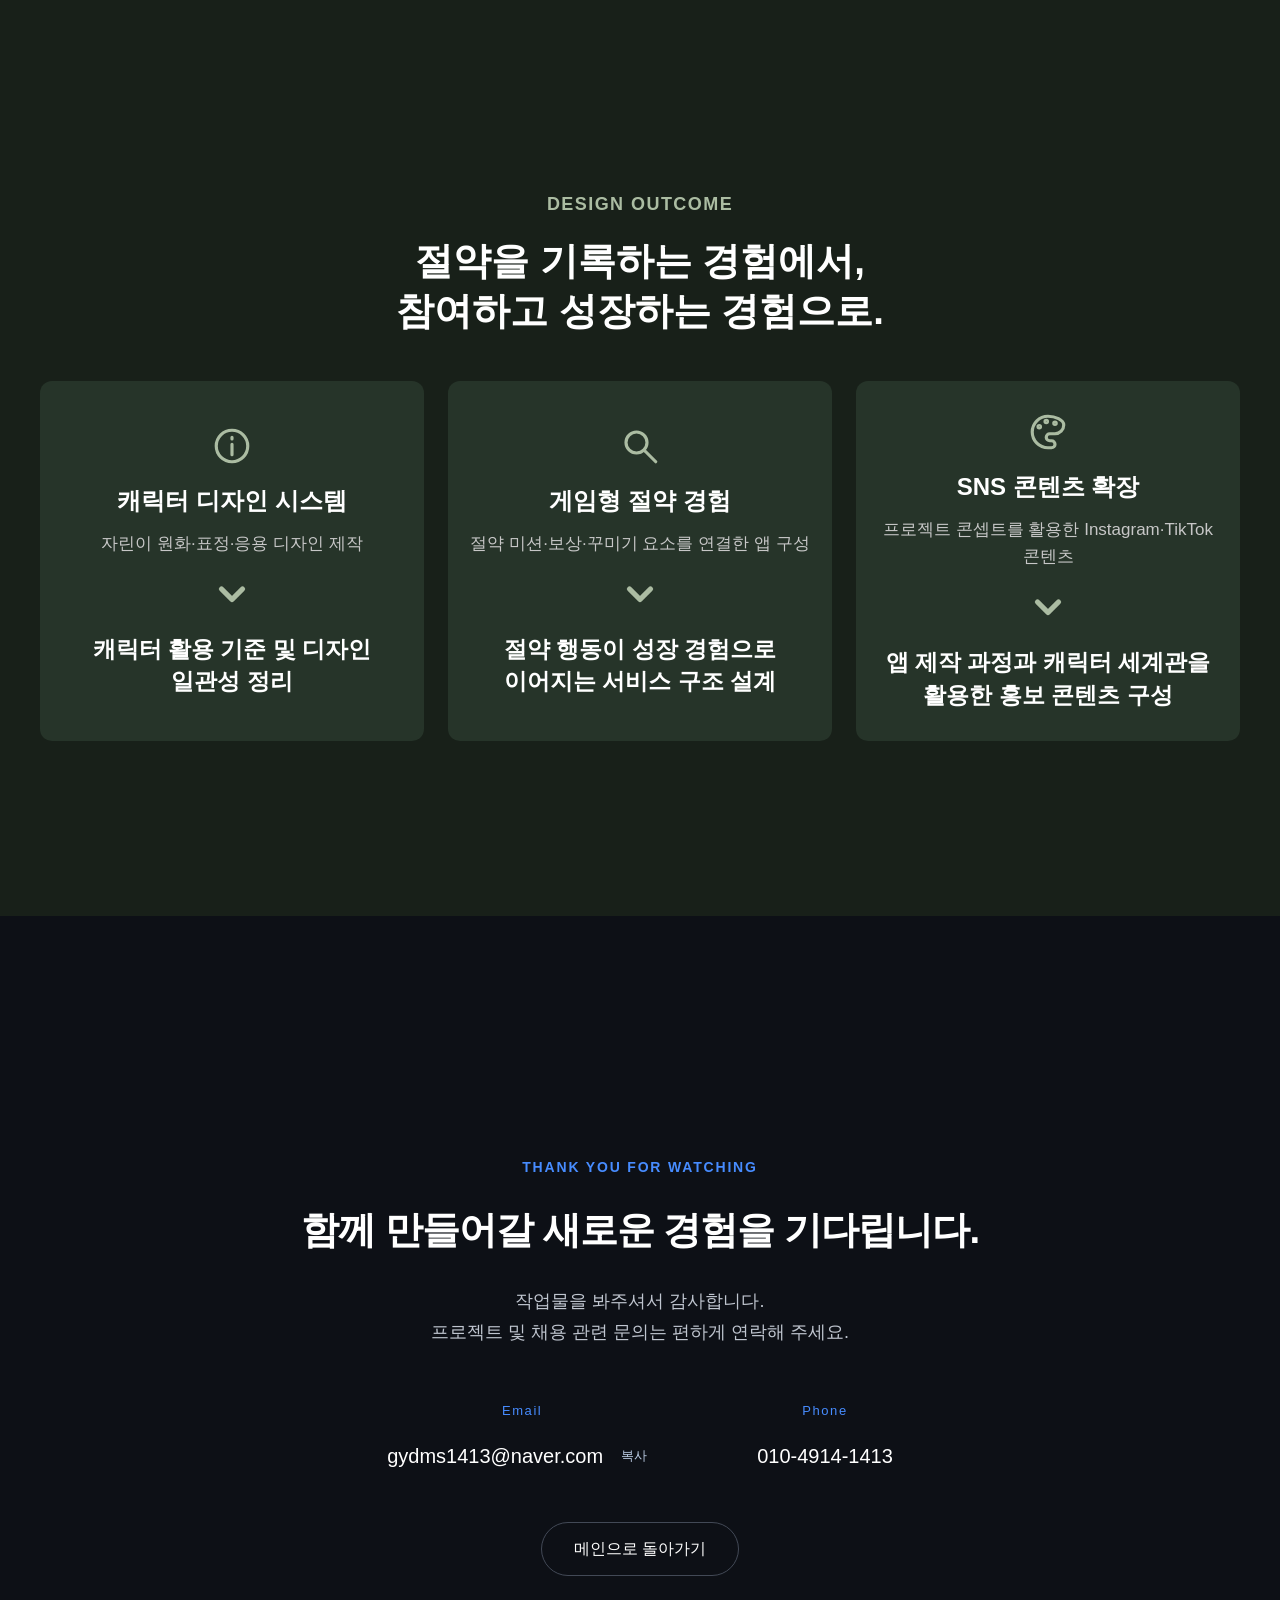
<file: jaringobi.html>
<!doctype html>
<html lang="ko">
<head>
<meta charset="utf-8">
<meta name="viewport" content="width=device-width,initial-scale=1">
<script>if(new URLSearchParams(location.search).get("entry")==="showcase")document.documentElement.dataset.projectEntry="showcase";</script>
<link rel="stylesheet" href="./css/project-entry.css?v=20261014-1">
<script src="./js/project-entry.js?v=20261014-1" defer></script>
<title>자린고비 — Content Design Portfolio 2026</title>
<meta name="description" content="박효은의 실제 제작 결과물과 디자인 판단 과정을 소개합니다.">
<link rel="stylesheet" href="./css/works.css?v=20261013-motion-hidden-1">
<link rel="stylesheet" href="./css/uxui-editorial.css?v=20261012-editable-1">
<link rel="stylesheet" href="./css/showcase.css?v=20261012-editable-1">
<link rel="stylesheet" href="./css/works-responsive.css?v=20261012-editable-1">
<link rel="stylesheet" href="./css/works-navigation.css?v=20261012-editable-1">
<link rel="stylesheet" href="./css/works-home.css?v=20261012-editable-1">
<link rel="stylesheet" href="./css/hotelspick-showcase.css?v=20261013-hotels-showcase-1"><link rel="stylesheet" href="./css/hotelspick-problem.css?v=20261013-boundary-emphasis-1"><link rel="stylesheet" href="./css/hotelspick-design-system.css?v=20261013-ds-heading-5"><link rel="stylesheet" href="./css/hotelspick-comparison.css?v=20261013-copy-white-1"><script type="module" src="./js/page-interactions.js?v=20261013-content-centered-4">
</script>
<link rel="stylesheet" href="./css/hotelspick-outcome.css?v=20261013-outcome-effect-3">
<link rel="stylesheet" href="./css/hotelspick-key-screens.css?v=20261013-key-number-gap-2">
<link rel="stylesheet" href="./css/scroll-content-reveal.css?v=20261013-scroll-reveal-1">
<link rel="stylesheet" href="./css/direction-key-overlap.css?v=20261013-overlap-2">
<link rel="stylesheet" href="./css/works-mobile-parity.css?v=20261013-mobile-parity-1">
<link rel="stylesheet" href="./css/cover-workspace.css?v=20261013-grid-4">
<link rel="stylesheet" href="./css/content-cover-gallery.css?v=20261014-gallery-assets-5">
<link rel="stylesheet" href="./css/projects/jaringobi/showcase.css?v=20261014-ably-pink-3">
<script type="module" src="./js/projects/jaringobi/showcase-video.js?v=20261013-ably-video-2"></script>
<link rel="stylesheet" href="./css/projects/jaringobi/overview.css?v=20261014-fill-preview-4">
<link rel="stylesheet" href="./css/projects/jaringobi/intro.css?v=20261014-section-spacing-3">
<link rel="stylesheet" href="./css/projects/jaringobi/key-screens.css?v=20261014-ably-key-1">
<link rel="stylesheet" href="./css/projects/jaringobi/design-system.css?v=20261014-ably-ds-1">
<link rel="stylesheet" href="./css/projects/jaringobi/ai-video.css?v=20261014-ai-inplace-4">
<script type="module" src="./js/projects/jaringobi/ai-video.js?v=20261014-ai-inplace-4"></script>
<link rel="stylesheet" href="./css/projects/jaringobi/showcases.css?v=20261014-banner-swipe-5">
<script type="module" src="./js/projects/jaringobi/showcases.js?v=20261014-independent-showcases-1"></script>
<script type="module" src="./js/projects/jaringobi/banner-slider.js?v=20261014-banner-swipe-3"></script>
<link rel="stylesheet" href="./css/projects/jaringobi/outcome.css?v=20261014-outcome-1">
<link rel="stylesheet" href="./css/projects/jaringobi/verified-entry.css?v=20261014-1">
<link rel="stylesheet" href="./css/content-project-links.css?v=20261014-project-chain-1">
<script type="module" src="./js/content-project-links.js?v=20261014-project-chain-1"></script>
<link rel="stylesheet" href="./css/project-continuity.css?v=20261014-contact-2">
<script type="module" src="./js/project-continuity.js?v=20261014-contact-2"></script>
<link rel="stylesheet" href="./css/projects/jaringobi/legacy-showcase.css?v=20261014-1">
<link rel="stylesheet" href="./css/projects/jaringobi/why.css?v=20261014-1">
<link rel="stylesheet" href="./css/projects/jaringobi/main-screens.css?v=20261014-1">
<link rel="stylesheet" href="./css/projects/jaringobi/brand-system.css?v=20261014-1">
<link rel="stylesheet" href="./css/projects/jaringobi/character-design.css?v=20261014-1">
<link rel="stylesheet" href="./css/projects/jaringobi/sns-showcase.css?v=20261014-1">
<link rel="stylesheet" href="./css/projects/jaringobi/team-contribution.css?v=20261014-1">
</head>
<body data-project="jaringobi" data-group="team" data-template-content="sections-03-to-10-pending" data-mobile-pc-content data-category="content-design" class="uxui-editorial">
<a class="skip" href="#main">본문으로 바로가기</a>
<!-- 자린고비 01 Cover와 02 Showcase는 실제 자료 적용 완료. 03~10은 ABLY 임시 템플릿으로 보존하며 추가 지시 전에는 실제 작업으로 확정하지 않습니다. -->
<main id="main" class="container">
<!-- 임시 콘텐츠: 최신 UX/UI HotelsPick 템플릿 복제이며 이 카테고리의 실제 작업이 아닙니다.
문구와 비교 슬라이드 데이터는 이 HTML에서 독립적으로 수정합니다. 이미지: assets/images/templates/content-design/ -->
<!-- 01 표지 : HTML 문구 직접 수정 -->
<!-- 실제 자린고비 이미지 적용. ABLY Cover 레이아웃과 인터랙션만 재사용합니다. -->
<section class="uxui-cover works-template-section" data-workspace-pending data-content-gallery style="--content-gallery-duration:39s;--content-gallery-mobile-duration:31s" aria-labelledby="uxui-cover-title" data-works-section="cover">
<!-- Content Cover 갤러리: img src를 교체하세요. Content Design으로 등록된 기존 에셋만 사용합니다. -->
<div class="content-gallery-scene" aria-hidden="true"><div class="content-gallery-track"><div class="content-gallery-group">
<div class="content-gallery-card"><div class="content-popup-window"><div class="content-popup-body"><img src="./assets/projects/jaringobi/jaringobi-thumbnail.jpg" alt="자린이 캐릭터 대표 이미지" decoding="async"></div></div></div>
<div class="content-gallery-card"><div class="content-popup-window"><div class="content-popup-body"><img src="./assets/projects/jaringobi/jaringobi-mobile-new.png" alt="자린고비 실제 앱 홈 화면" decoding="async"></div></div></div>
<div class="content-gallery-card"><div class="content-popup-window"><div class="content-popup-body"><img src="./assets/projects/jaringobi/jaringobi-main.jpg" alt="자린이 원화 및 표정 캐릭터 시트" decoding="async"></div></div></div>
</div></div></div>
<nav class="category-nav container" aria-label="작업 분야" style="">
<a href="./content-design.html" aria-current="page">Content Design</a>
<a href="./uxui.html">UX/UI &amp; Web Design</a>
<a href="https://gydms072588-sys.github.io/Portfolio-Gallery_2026/index.html" target="_blank" rel="noopener noreferrer">Visual Design</a>
<a hidden href="./motion-video.html">Motion &amp; Video Editing</a>
</nav>
<h1 class="uxui-cover-title" id="uxui-cover-title"><span class="jaringobi-project-label">자린고비 · TEAM PROJECT</span>
<span class="uxui-cover-line">Content</span>
<span class="uxui-cover-line">
<span class="uxui-cover-selection">Design<span class="uxui-cover-handle is-tl" aria-hidden="true">
</span>
<span class="uxui-cover-handle is-tr" aria-hidden="true">
</span>
<span class="uxui-cover-handle is-bl" aria-hidden="true">
</span>
<span class="uxui-cover-handle is-br" aria-hidden="true">
</span>
<span class="uxui-cover-cursor" aria-hidden="true">
</span>
</span>
</span>
</h1>
<div class="opening-intro__scroll" aria-hidden="true">
<span>
</span>
<p>Scroll</p>
</div>
</section>
<!-- 02 작품 쇼케이스 : HTML 문구 직접 수정 -->
<!-- 실제 자료 적용: 개인 캐릭터 제작과 팀 앱 결과물을 구분합니다. -->
<section class="works-showcase projects works-template-section jaringobi-restored-showcase" data-works-section="showcase" aria-label="자린고비 프로젝트 소개"><div class="project-list"><section class="project-category" data-category="team" style="--category-index:0;--project-category-current:0" data-current><h3 class="project-category-title" aria-hidden="true">TEAM PROJECT</h3><div class="project-category-viewport">
    <article class="project-card project-card-reverse" id="project-showcase-1" data-number="02" data-category="team" data-preview-style="cover" style="--accent:#ab7045;--card-index:0" data-current aria-hidden="false">
      <div class="project-card-background" aria-hidden="true"><video src="./assets/projects/jaringobi-legacy/images/projects/jaringobi-bg-new.mp4" poster="./assets/projects/jaringobi-legacy/images/projects/jaringobi-mobile-new.png" autoplay muted loop playsinline disablepictureinpicture style="object-position:center 78%"></video></div>
      <div class="project-card-inner">
        <div class="project-cover">
          
      <div class="project-device-stage is-mobile-only" data-number="09" aria-label="자린고비 게임형 절약 관리 앱 안드로이드 앱 화면 미리보기">
        <div class="project-mobile-mockup">
          <div class="project-mobile-screen">
            <img class="project-site-preview" src="./assets/projects/jaringobi-legacy/images/projects/jaringobi-mobile-new.png" alt="자린고비 게임형 절약 관리 앱 모바일 앱 화면 미리보기" loading="eager" decoding="async" draggable="false" />
          </div>
          <img class="project-device-frame" src="./assets/projects/jaringobi-legacy/images/mockups/android-phone.png" alt="" aria-hidden="true" decoding="async" />
        </div>
      </div>
        </div>
        <div class="project-summary" data-number="09">
          <p class="eyebrow">02 · TEAM PROJECT</p>
          <h3>자린고비 게임형<br>절약 관리 앱</h3>
          <p class="project-summary-text">게임 요소를 활용해 절약 과정을 관리하는 팀 앱 프로젝트입니다.</p>
          
          <p class="project-intent"><strong>DESIGN INTENT</strong>절약 행동을 기록하고 보상으로 이어지는 과정을 게임처럼 이해할 수 있도록 핵심 경험을 구성했습니다.</p>
          
          <dl class="project-facts">
            <div><dt>TYPE</dt><dd>Gamified Saving App</dd></div>
            <div><dt>FOCUS</dt><dd>절약 기록 · 보상 · 습관 형성</dd></div>
          </dl>
          <!-- TOOLS는 모바일에서 아코디언 안으로 통째로 옮겨야 하므로 별도 dl로 분리했습니다.
               데스크톱에서는 위 목록에 이어 붙어 기존과 동일한 한 덩어리로 보입니다. -->
          <dl class="project-facts project-facts--tools">
            <div><dt>TOOLS</dt><dd><span class="project-program-list" aria-label="사용 프로그램: ChatGPT, Figma, Gemini, HTML, JavaScript, VS Code">
    
      <span class="project-program" title="ChatGPT">
        <img src="./assets/projects/jaringobi-legacy/icons/tools/chatgpt.svg" alt="" aria-hidden="true" loading="lazy" decoding="async" />
        <span>ChatGPT</span>
      </span>
      <span class="project-program" title="Figma">
        <img src="./assets/projects/jaringobi-legacy/icons/tools/figma.svg" alt="" aria-hidden="true" loading="lazy" decoding="async" />
        <span>Figma</span>
      </span>
      <span class="project-program" title="Gemini">
        <img src="./assets/projects/jaringobi-legacy/icons/tools/gemini.svg" alt="" aria-hidden="true" loading="lazy" decoding="async" />
        <span>Gemini</span>
      </span>
      <span class="project-program" title="HTML">
        <img src="./assets/projects/jaringobi-legacy/icons/tools/html5.svg" alt="" aria-hidden="true" loading="lazy" decoding="async" />
        <span>HTML</span>
      </span>
      <span class="project-program" title="JavaScript">
        <img src="./assets/projects/jaringobi-legacy/icons/tools/javascript.svg" alt="" aria-hidden="true" loading="lazy" decoding="async" />
        <span>JavaScript</span>
      </span>
      <span class="project-program" title="VS Code">
        <img src="./assets/projects/jaringobi-legacy/icons/tools/vscode.svg" alt="" aria-hidden="true" loading="lazy" decoding="async" />
        <span>VS Code</span>
      </span>
  </span></dd></div>
          </dl>
          <div class="project-actions">
            <a class="text-link" href="https://app.notion.com/p/da5a90bb4a5083609f26017769dacc65" target="_blank" rel="noopener noreferrer">상세보기</a><a class="text-link" href="https://play.google.com/store/apps/details?id=jaringobi.myapp&pli=1" target="_blank" rel="noopener noreferrer">플레이스토어</a><a class="text-link" href="https://1team-jaringobi.vercel.app/" target="_blank" rel="noopener noreferrer">LIVE SITE</a>
            
          </div>
          <!-- 모바일 전용 아코디언. 데스크톱에서는 버튼이 hidden이고 DESIGN INTENT·TOOLS는
               위쪽 원래 자리에 그대로 남습니다(setupProjectInfoAccordion). -->
          <button class="project-info-toggle" type="button" aria-expanded="false" aria-controls="project-info-jaringobi" hidden>
            <span class="project-info-toggle-text">프로젝트 정보 보기</span>
            <span class="project-info-toggle-icon" aria-hidden="true"></span>
          </button>
          <div class="project-info-panel" id="project-info-jaringobi" hidden>
            <dl class="project-facts project-facts--extra"><div><dt>SCOPE</dt><dd>팀 프로젝트 · 서비스 기획 · UI 디자인</dd></div></dl>
          </div>
        </div>
      </div>
    </article></div></section></div></section>
<section class="works-template-section hotels-problem jaringobi-why" data-works-section="why-direction" data-nav-label="WHY" aria-labelledby="jaringobi-why-title">
 <div class="jaringobi-why-inner">
  <div class="jaringobi-why-copy">
   <p class="jaringobi-why-label">WHY JARINGOBI</p>
   <h3 id="jaringobi-why-title" class="hotels-problem-reveal">“아껴야 한다”보다<br>“계속 하고 싶다.”</h3>
   <div class="hotels-feedback-response hotels-problem-reveal jaringobi-why-description">
    <p class="jaringobi-why-lead">절약을 해야 하는 일이 아닌,<br>계속 참여하고 싶은 습관 경험으로.</p>
    <p>20대에게 현실적인 재테크는 소비를 줄이는 습관이라고 보았습니다. 하지만 기록만으로는 그 습관을 오래 이어가기 어렵다고 판단했습니다.</p>
    <p>그래서 절약 챌린지가 캐릭터 성장과 보상으로 이어지고, 커뮤니티에서 함께 참여하는 경험을 기획했습니다.</p>
   </div>
   <ul class="hotels-problem-list jaringobi-why-points">
    <li class="hotels-problem-reveal">현실적인 절약 습관</li>
    <li class="hotels-problem-reveal">행동이 이어지는 보상</li>
    <li class="hotels-problem-reveal">함께하는 참여 경험</li>
   </ul>
  </div>
  <figure class="hotels-before-frame hotels-problem-reveal jaringobi-why-visual">
   <!-- 임시 비주얼: 실제 앱의 자린이 방 화면. 향후 전용 3D 비주얼로 src만 교체 가능. -->
   <button class="hotels-before-preview jaringobi-why-image" type="button" aria-label="자린이 방 앱 화면 확대 보기"><img src="./assets/projects/jaringobi/jaringobi-mobile-new.png" alt="자린이 캐릭터와 방, 오늘의 절약미션이 표시된 실제 자린고비 앱 홈 화면"></button>
   <figcaption>자린이의 공간 · 실제 앱 화면</figcaption>
  </figure>
 </div>
</section>
<!-- 04 주요 작업 : HTML 문구 직접 수정 -->
<!-- 04 Design Direction : Problem 다음의 독립 화면 -->
<div class="direction-key-overlap">
<!-- 임시 ABLY 콘텐츠: 자린고비 자료 제공 후 이 섹션만 독립 교체합니다. -->
<section class="hotels-direction works-template-section jaringobi-main-screens" data-works-section="design-direction" data-nav-label="Main Screens" aria-labelledby="jaringobi-main-title"><div class="jaringobi-main-inner"><h3 id="jaringobi-main-title" class="hotels-direction-step" style="--direction-delay:0ms">MAIN SCREENS</h3><div class="jaringobi-screen-flow hotels-direction-step" style="--direction-delay:280ms" role="region" aria-label="자린고비 앱 화면 10개" tabindex="0"><div class="jaringobi-screen-track"><div class="jaringobi-main-phone" role="group" aria-label="메인화면"><img src="./assets/projects/jaringobi/main-screens/home.png" alt="자린고비 메인화면 화면" width="505" height="1094" loading="lazy" decoding="async"></div><div class="jaringobi-main-phone" role="group" aria-label="데일리 챌린지"><img src="./assets/projects/jaringobi/main-screens/daily.png" alt="자린고비 데일리 챌린지 화면" width="505" height="1094" loading="lazy" decoding="async"></div><div class="jaringobi-main-phone" role="group" aria-label="데일리 챌린지 - 현재상태"><img src="./assets/projects/jaringobi/main-screens/daily-status.png" alt="자린고비 데일리 챌린지 - 현재상태 화면" width="505" height="1094" loading="lazy" decoding="async"></div><div class="jaringobi-main-phone" role="group" aria-label="챌린지 목록"><img src="./assets/projects/jaringobi/main-screens/challenge.png" alt="자린고비 챌린지 목록 화면" width="505" height="1094" loading="lazy" decoding="async"></div><div class="jaringobi-main-phone" role="group" aria-label="챌린지 목록 - 상세"><img src="./assets/projects/jaringobi/main-screens/challenge-detail.png" alt="자린고비 챌린지 목록 - 상세 화면" width="505" height="1307" loading="lazy" decoding="async"></div><div class="jaringobi-main-phone" role="group" aria-label="챌린지 선택"><img src="./assets/projects/jaringobi/main-screens/challenge-select.png" alt="자린고비 챌린지 선택 화면" width="505" height="1094" loading="lazy" decoding="async"></div><div class="jaringobi-main-phone" role="group" aria-label="상점"><img src="./assets/projects/jaringobi/main-screens/shop.png" alt="자린고비 상점 화면" width="505" height="1168" loading="lazy" decoding="async"></div><div class="jaringobi-main-phone" role="group" aria-label="옷장"><img src="./assets/projects/jaringobi/main-screens/closet.png" alt="자린고비 옷장 화면" width="505" height="1168" loading="lazy" decoding="async"></div><div class="jaringobi-main-phone" role="group" aria-label="수다방리스트"><img src="./assets/projects/jaringobi/main-screens/community.png" alt="자린고비 수다방리스트 화면" width="505" height="1094" loading="lazy" decoding="async"></div><div class="jaringobi-main-phone" role="group" aria-label="마이페이지"><img src="./assets/projects/jaringobi/main-screens/mypage.png" alt="자린고비 마이페이지 화면" width="505" height="1307" loading="lazy" decoding="async"></div></div></div></div></section>

<!-- 05 주요 화면 : HTML 문구 직접 수정 -->
<!-- 06 Key Screens : 최종 구현 화면을 직접 캡처하여 적용 -->
<!-- 임시 ABLY 콘텐츠: 자린고비 자료 제공 후 이 섹션만 독립 교체합니다. -->
<section class="key-screens hotels-key-screens works-template-section ably-key-screens jaringobi-key-screens" aria-labelledby="key-screens-heading" data-works-section="key-screens"><div class="ed-inner"><header class="ks-heading"><h3 id="key-screens-heading">KEY SCREENS</h3></header>
<article class="ks-row"><div class="ks-visual"><figure class="work-media jaringobi-ks-mobile"><button class="media-button hotelspick-screen-preview jaringobi-ks-phone" type="button" aria-label="HOME — 메인 화면 원본 화면 확대 보기"><img src="./assets/projects/jaringobi/key-screens/home.png" alt="자린이와 오늘의 절약미션을 보여주는 자린고비 메인 화면" width="505" height="1094" loading="lazy" decoding="async"></button></figure></div><div class="ks-copy"><span class="ks-number">01</span><h4>HOME — 메인 화면</h4><p><span class="ks-line"><span class="text-blue">오늘의 절약미션</span>과 자린이의 방을 함께 보여줍니다.</span><span class="ks-line">수다방·챌린지·카메라로 이어지는 <span class="text-blue">주요 메뉴</span>를 배치했습니다.</span></p></div></article>
<article class="ks-row is-reverse"><div class="ks-visual"><figure class="work-media jaringobi-ks-mobile"><button class="media-button hotelspick-screen-preview jaringobi-ks-phone" type="button" aria-label="DAILY CHALLENGE — 데일리 챌린지 원본 화면 확대 보기"><img src="./assets/projects/jaringobi/key-screens/daily-challenge.png" alt="절약미션과 보상을 보여주는 자린고비 데일리 챌린지 화면" width="505" height="1094" loading="lazy" decoding="async"></button></figure></div><div class="ks-copy"><span class="ks-number">02</span><h4>DAILY CHALLENGE — 데일리 챌린지</h4><p><span class="ks-line"><span class="text-blue">절약미션과 보상</span>을 한 목록에서 확인합니다.</span><span class="ks-line">선택한 미션을 모아 <span class="text-blue">챌린지에 참여</span>하도록 구성했습니다.</span></p></div></article>
<article class="ks-row"><div class="ks-visual"><figure class="work-media jaringobi-ks-mobile"><button class="media-button hotelspick-screen-preview jaringobi-ks-phone" type="button" aria-label="COMMUNITY — 수다방 원본 화면 확대 보기"><img src="./assets/projects/jaringobi/key-screens/community.png" alt="주제별 수다방을 보여주는 자린고비 커뮤니티 화면" width="505" height="1094" loading="lazy" decoding="async"></button></figure></div><div class="ks-copy"><span class="ks-number">03</span><h4>COMMUNITY — 수다방</h4><p><span class="ks-line">편의점·가성비 레시피 등 <span class="text-blue">주제별 수다방</span>을 보여줍니다.</span><span class="ks-line">절약 이야기와 생활 팁을 나누는 <span class="text-blue">참여 공간</span>입니다.</span></p></div></article></div></section>
</div><!-- Design Direction / Key Screens 전환 레이어 끝 -->
<!-- HotelsPick 디자인 시스템: 배포 사이트 실제 CSS와 화면 기준 -->
<!-- 임시 ABLY 콘텐츠: 자린고비 자료 제공 후 이 섹션만 독립 교체합니다. -->
<section class="hotels-design-system works-template-section jaringobi-brand-system" data-works-section="design-system" data-nav-label="Design System" aria-labelledby="jaringobi-brand-title"><div class="ed-inner">
<header class="ds-header ds-reveal" style="--ds-delay:0ms"><p>자린고비 <span>| DESIGN SYSTEM</span></p><div class="ds-title-row"><p class="ds-intro" id="jaringobi-brand-title">단순하고 친근한 로고와 생활형 감성의 디자인 시스템</p></div></header>
<div class="ds-grid">
<div class="ds-left ds-reveal" style="--ds-delay:160ms"><section class="ds-colors"><h4>Color</h4><div class="ds-swatches">
<div><span style="background:#617C53"></span><strong>Main Green</strong><small>#617C53</small></div><div><span style="background:#ABBCA2"></span><strong>Soft Green</strong><small>#ABBCA2</small></div><div><span style="background:#FFFFAD"></span><strong>Light Yellow</strong><small>#FFFFAD</small></div><div><span style="background:#514C44"></span><strong>Text Brown</strong><small>#514C44</small></div></div></section>
<section class="ds-buttons"><h4>UI Components</h4><div class="jaringobi-ui-excerpt"><img src="./assets/projects/jaringobi/main-screens/home.png" alt="실제 수다방·챌린지·카메라 메뉴 버튼" width="505" height="1094" loading="lazy"></div><p class="ds-source-note">실제 앱의 라운드 메뉴 버튼</p></section></div>
<section class="ds-typography ds-reveal" style="--ds-delay:320ms"><h4>Typography</h4><p class="ds-font-name">강원교육모두체<span>Light / Bold</span></p><img class="jaringobi-type-source" src="./assets/projects/jaringobi/design-system/typography-source.png" alt="강원교육모두체 Light와 Bold 샘플" width="1024" height="572" loading="lazy"><p class="ds-source-note">손글씨의 친근함으로 다이어리와 가계부를 기록하는 감성을 담았습니다.</p></section>
<section class="ds-layout ds-reveal" style="--ds-delay:480ms"><h4>Logo Design</h4><div class="jaringobi-logo-summary"><img src="./assets/projects/jaringobi/design-system/logo-final.png" alt="자린고비 최종 굴비 로고" width="256" height="256"><p>전통적인 ‘자린고비’ 이미지를 현대적인 생활형 감성으로 재해석했습니다.<br>단순하고 친근한 형태로 로고를 구성했습니다.</p></div><figure class="jaringobi-logo-process"><figcaption>로고 초안 및 최종안</figcaption><button class="hotelspick-screen-preview" type="button" aria-label="로고 초안 및 최종안 확대"><img src="./assets/projects/jaringobi/design-system/logo-exploration.png" alt="게임·마케팅 로고의 초안과 최종안 비교" width="1024" height="768" loading="lazy"></button></figure></section>
</div></div></section>
<!-- 06 Before & After : HTML 문구 직접 수정 -->
<!-- 07 Before & After : 기획서 4p After 원본 + 기존 Before -->
<!-- 기존 비교 구조/6개 슬라이드 데이터를 보존합니다. 필요하면 template 내용을 복원하세요. -->
<template id="ably-before-after-preserved">
<!-- 임시 ABLY 콘텐츠: 자린고비 자료 제공 후 이 섹션만 독립 교체합니다. -->
<section class="hotels-pair-comparison works-template-section" data-works-section="before-after" aria-labelledby="hotels-compare-title" data-pair-slides="[{&quot;name&quot;: &quot;메인 비주얼·검색&quot;, &quot;before&quot;: &quot;./assets/projects/jaringobi-template/images/templates/content-design/hotelspick-pdf-p4-before.png&quot;, &quot;after&quot;: &quot;./assets/projects/jaringobi-template/images/templates/content-design/hotelspick-pdf-p4-after.png&quot;, &quot;beforeCopy&quot;: &quot;검색과 추천 정보의 우선순위가 불명확했습니다.&quot;, &quot;afterCopy&quot;: &quot;검색을 핵심 영역으로 배치하고 브랜드 인상을 강화했습니다.&quot;, &quot;page&quot;: 4, &quot;afterHighlight&quot;: &quot;검색을 핵심 영역으로 배치&quot;}, {&quot;name&quot;: &quot;특가 호텔&quot;, &quot;before&quot;: &quot;./assets/projects/jaringobi-template/images/templates/content-design/hotelspick-pdf-p5-before.png&quot;, &quot;after&quot;: &quot;./assets/projects/jaringobi-template/images/templates/content-design/hotelspick-pdf-p5-after.png&quot;, &quot;beforeCopy&quot;: &quot;일반적인 카드 구성으로 특가 혜택이 돋보이지 않았습니다.&quot;, &quot;afterCopy&quot;: &quot;세로형 카드와 할인율·가격 강조로 혜택 비교를 쉽게 구성했습니다.&quot;, &quot;page&quot;: 5, &quot;afterHighlight&quot;: &quot;할인율·가격 강조&quot;}, {&quot;name&quot;: &quot;평점 높은 숙소&quot;, &quot;before&quot;: &quot;./assets/projects/jaringobi-template/images/templates/content-design/hotelspick-pdf-p6-before.png&quot;, &quot;after&quot;: &quot;./assets/projects/jaringobi-template/images/templates/content-design/hotelspick-pdf-p6-after.png&quot;, &quot;beforeCopy&quot;: &quot;숙소 비교에 필요한 평점과 탐색 기준이 부족했습니다.&quot;, &quot;afterCopy&quot;: &quot;그리드형 카드와 지역 필터로 숙소 비교 구조를 개선했습니다.&quot;, &quot;page&quot;: 6, &quot;afterHighlight&quot;: &quot;그리드형 카드와 지역 필터&quot;}, {&quot;name&quot;: &quot;HOT 여행지&quot;, &quot;before&quot;: &quot;./assets/projects/jaringobi-template/images/templates/content-design/hotelspick-pdf-p7-before.png&quot;, &quot;after&quot;: &quot;./assets/projects/jaringobi-template/images/templates/content-design/hotelspick-pdf-p7-after.png&quot;, &quot;beforeCopy&quot;: &quot;여행지가 단순 나열되어 지역별 특징이 드러나지 않았습니다.&quot;, &quot;afterCopy&quot;: &quot;인기 여행지를 큐레이션 형태로 재구성했습니다.&quot;, &quot;page&quot;: 7, &quot;afterHighlight&quot;: &quot;큐레이션 형태로 재구성&quot;}, {&quot;name&quot;: &quot;제휴 문의&quot;, &quot;before&quot;: &quot;./assets/projects/jaringobi-template/images/templates/content-design/hotelspick-pdf-p8-before.png&quot;, &quot;after&quot;: &quot;./assets/projects/jaringobi-template/images/templates/content-design/hotelspick-pdf-p8-after.png&quot;, &quot;beforeCopy&quot;: &quot;제휴 문의가 다른 정보와 섞여 목적이 불명확했습니다.&quot;, &quot;afterCopy&quot;: &quot;페이지 마지막에 독립된 제휴 문의 CTA를 배치했습니다.&quot;, &quot;page&quot;: 8, &quot;afterHighlight&quot;: &quot;독립된 제휴 문의 CTA&quot;}, {&quot;name&quot;: &quot;내비게이션&quot;, &quot;before&quot;: &quot;./assets/projects/jaringobi-template/images/templates/content-design/hotelspick-pdf-p9-before.png&quot;, &quot;after&quot;: &quot;./assets/projects/jaringobi-template/images/templates/content-design/hotelspick-pdf-p9-after.png&quot;, &quot;beforeCopy&quot;: &quot;메뉴가 분산되어 핵심 기능을 찾기 어려웠습니다.&quot;, &quot;afterCopy&quot;: &quot;핵심 메뉴를 간소화하고 플로팅 메뉴로 접근성을 높였습니다.&quot;, &quot;page&quot;: 9, &quot;afterHighlight&quot;: &quot;핵심 메뉴를 간소화&quot;}]">
<div class="pair-inner"><header class="pair-header"><h3 id="hotels-compare-title">Before &amp; <span class="pair-highlight">After</span></h3></header>
<div class="pair-slider"><button class="pair-prev" type="button" aria-label="이전 비교 항목">‹</button><div class="pair-images"><figure class="pair-figure"><img class="pair-before-image" src="./assets/projects/jaringobi-template/images/templates/content-design/hotelspick-pdf-p4-before.png" alt="메인 비주얼·검색 Before" width="997" height="565"><figcaption><h4>Before</h4><p class="pair-before-copy">검색과 추천 정보의 우선순위가 불명확했습니다.</p></figcaption></figure><figure class="pair-figure"><img class="pair-after-image" src="./assets/projects/jaringobi-template/images/templates/content-design/hotelspick-pdf-p4-after.png" alt="메인 비주얼·검색 After" width="997" height="565"><figcaption><h4 class="pair-highlight">After</h4><p class="pair-after-copy"><span class="pair-highlight">검색을 핵심 영역으로 배치</span>하고 브랜드 인상을 강화했습니다.</p></figcaption></figure></div><button class="pair-next" type="button" aria-label="다음 비교 항목">›</button></div>
<div class="pair-pagination" aria-label="비교 슬라이드 선택"><button type="button" data-pair-index="0" aria-label="01 메인 비주얼·검색" aria-pressed="true"></button><button type="button" data-pair-index="1" aria-label="02 특가 호텔" aria-pressed="false"></button><button type="button" data-pair-index="2" aria-label="03 평점 높은 숙소" aria-pressed="false"></button><button type="button" data-pair-index="3" aria-label="04 HOT 여행지" aria-pressed="false"></button><button type="button" data-pair-index="4" aria-label="05 제휴 문의" aria-pressed="false"></button><button type="button" data-pair-index="5" aria-label="06 내비게이션" aria-pressed="false"></button></div></div></section>
</template>
<!-- 임시 ABLY 콘텐츠: 자린고비 자료 제공 후 이 섹션만 독립 교체합니다. -->
<section class="works-template-section jaringobi-character" data-works-section="before-after" data-nav-label="Character Design" aria-labelledby="jaringobi-character-title"><div class="jaringobi-character-inner"><header class="sns-reveal"><h3 id="jaringobi-character-title">CHARACTER DESIGN</h3><p>절약 활동과 캐릭터 성장 경험을 연결하기 위한 자린고비 캐릭터 디자인</p></header>
<figure class="jaringobi-character-main sns-reveal"><figcaption>MAIN CHARACTER / CHARACTER SHEET</figcaption><button class="hotelspick-screen-preview" type="button" aria-label="자린이 원화와 캐릭터 시트 확대"><img src="./assets/projects/jaringobi/character/character-sheet.jpg" alt="자린이 메인 원화와 정면·측면·후면, 표정 8종 및 동작 3종을 담은 원본 캐릭터 시트" width="6590" height="4743" loading="lazy"></button></figure>
<div class="jaringobi-character-grid sns-reveal"><figure class="jaringobi-costumes"><figcaption>CHARACTER APPLICATION</figcaption><button class="hotelspick-screen-preview" type="button" aria-label="자린이 의상 시트 확대"><img src="./assets/projects/jaringobi/character/costume-sheet.png" alt="자린이 기본 형태와 다양한 의상 응용 이미지" width="1024" height="500" loading="lazy"></button></figure></div><div class="jaringobi-character-ai sns-reveal"><h4>AI CHARACTER APPLICATION</h4><div class="jaringobi-character-ai-grid"><figure><button class="hotelspick-screen-preview" type="button" aria-label="알뜰요금제를 확인하는 자린이 AI 생성 이미지 확대"><img src="./assets/projects/jaringobi/character/ai-mobile-plan.png" alt="알뜰요금제를 확인하는 자린이 — 사용자 제공 AI 생성 이미지" width="478" height="638" loading="lazy"></button></figure><figure><button class="hotelspick-screen-preview" type="button" aria-label="배드민턴을 즐기는 자린이 AI 생성 이미지 확대"><img src="./assets/projects/jaringobi/character/ai-badminton.png" alt="배드민턴을 즐기는 자린이 — 사용자 제공 AI 생성 이미지" width="478" height="638" loading="lazy"></button></figure><figure><button class="hotelspick-screen-preview" type="button" aria-label="식사하는 자린이 AI 생성 이미지 확대"><img src="./assets/projects/jaringobi/character/ai-meal.png" alt="식사하는 자린이 — 사용자 제공 AI 생성 이미지" width="472" height="629" loading="lazy"></button></figure></div></div>
</div></section>
<!-- 07 결과 및 기대효과 : HTML 문구 직접 수정 -->
<!-- ABLY 실제 배너/히어로: 하나의 편집형 보드. 상세페이지와 그리드를 공유하지 않습니다. -->
<!-- 임시 ABLY 콘텐츠: 자린고비 자료 제공 후 이 섹션만 독립 교체합니다. -->
<section class="works-template-section jaringobi-sns-showcase" data-works-section="banner-hero" data-nav-label="SNS Marketing" aria-labelledby="jaringobi-sns08-title"><video class="jaringobi-sns08-background" autoplay muted loop playsinline preload="metadata" aria-hidden="true"><source src="./assets/projects/jaringobi/sns/sns-background-recording.mp4" type="video/mp4"></video><div class="jaringobi-sns08-shade" aria-hidden="true"></div><div class="jaringobi-sns08-inner"><div class="jaringobi-sns08-copy sns08-reveal"><h3 id="jaringobi-sns08-title">SNS MARKETING</h3><h4>출시 전, 팬덤부터 만들다.</h4><p>바이브코딩으로 제작한 자린고비 프로젝트를 알리기 위해, 앱 출시 전부터 제작 과정과 캐릭터 콘텐츠를 Instagram·TikTok에 공유했습니다.</p><ul><li><svg viewBox="0 0 24 24" fill="none" stroke="currentColor" stroke-width="1.8" stroke-linecap="round" stroke-linejoin="round" aria-hidden="true"><path d="M21 11.5a8.4 8.4 0 0 1-.9 3.8 8.5 8.5 0 0 1-7.6 4.7 8.4 8.4 0 0 1-3.8-.9L3 21l1.9-5.7a8.4 8.4 0 0 1-.9-3.8 8.5 8.5 0 0 1 4.7-7.6 8.4 8.4 0 0 1 3.8-.9h.5a8.5 8.5 0 0 1 8 8v.5Z"/></svg><span>현실 공감형 콘텐츠</span></li><li><svg viewBox="0 0 24 24" fill="none" stroke="currentColor" stroke-width="1.8" stroke-linecap="round" stroke-linejoin="round" aria-hidden="true"><rect x="3" y="7" width="18" height="14" rx="2"/><path d="m3 7 18-4M7 6l3 4m3-5 3 4M3 11h18"/></svg><span>제작 비하인드</span></li><li><svg viewBox="0 0 24 24" fill="none" stroke="currentColor" stroke-width="1.8" stroke-linecap="round" stroke-linejoin="round" aria-hidden="true"><circle cx="12" cy="12" r="9"/><path d="M8 14s1.5 2 4 2 4-2 4-2M8 9h.01M16 9h.01"/></svg><span>자린이 캐릭터 콘텐츠</span></li></ul><div class="jaringobi-sns08-links"><a href="https://www.instagram.com/4poor_project/" target="_blank" rel="noopener noreferrer" aria-label="Instagram 채널 새 탭 열기"><img src="./assets/projects/jaringobi/sns/instagram.svg" alt="">Instagram</a><a href="https://www.tiktok.com/@4poor6" target="_blank" rel="noopener noreferrer" aria-label="TikTok 채널 새 탭 열기"><img src="./assets/projects/jaringobi/sns/tiktok.svg" alt="">TikTok</a></div></div><div class="jaringobi-sns08-visual sns08-reveal"><div class="jaringobi-sns08-phone"><div class="jaringobi-sns08-screen jaringobi-sns08-capture"><a href="https://www.instagram.com/4poor_project/" target="_blank" rel="noopener noreferrer" aria-label="첨부 Instagram 프로필 원본 채널 새 탭 열기"><img src="./assets/projects/jaringobi/sns/instagram-profile-capture.png" alt="사용자 제공 4poor_project Instagram 프로필 및 게시물 목록 캡처" width="1326" height="1197" loading="lazy"></a></div></div></div></div></section>
<!-- 하나의 ABLY 블라우스 상세페이지와 그 작업의 실제 주요 구간을 표시합니다. -->
<!-- 임시 ABLY 콘텐츠: 자린고비 자료 제공 후 이 섹션만 독립 교체합니다. -->

<!-- 임시 ABLY 콘텐츠: 자린고비 자료 제공 후 이 섹션만 독립 교체합니다. -->
<section class="works-template-section jaringobi-team" data-works-section="team-contribution" data-nav-label="Team Contribution" aria-labelledby="jaringobi-team-title"><div class="ed-inner"><header><p>TEAM CONTRIBUTION</p><h3 id="jaringobi-team-title">함께 만든 서비스, 각자의 역할</h3><p class="team-intro">4인 팀이 기획·디자인·개발 영역을 나누어 자린고비 프로젝트를 제작했습니다.</p></header><div class="team-grid"><article class="team-card"><div class="team-card-top"><span>01</span></div><h4>서지원</h4><p class="team-role">PM · UX · FRONTEND</p><ul><li>서비스 구조 · 사용자 플로우 설계</li><li>온보딩 · 챌린지 · 명예의전당 UX</li><li>React Native · Capacitor 빌드</li><li>Google Play 내부 테스트 · QA</li></ul></article><article class="team-card"><div class="team-card-top"><span>02</span></div><h4>박민주</h4><p class="team-role">PLANNER · MARKETER</p><ul><li>타깃 · 경쟁사 리서치 / 트렌드</li><li>서비스 정책 · 챌린지 콘텐츠</li><li>인스타 릴스 마케팅 전략</li><li>UI 컴포넌트 · 피드백 정리</li></ul></article><article class="team-card"><div class="team-card-top"><span>03</span></div><h4>강양정</h4><p class="team-role">AI DESIGN · FRONTEND</p><ul><li>AI 이미지 프롬프트 설계</li><li>캐릭터 · 배경 스타일 가이드</li><li>Figma UI 시안 · 인터랙션</li><li>배경 / 오브젝트 에셋 제작</li></ul></article><article class="team-card is-my-role"><div class="team-card-top"><span>04</span><strong>MY ROLE</strong></div><h4>박효은</h4><p class="team-role">CHARACTER · UI DESIGN</p><ul><li>자린이 캐릭터 · 감정 표현 설계</li><li>의상 / 아이템 200+ 디자인</li><li>상점 · 옷장 UI · 아이콘 작업</li><li>앱 화면 퍼블리싱 · 디자인 QA</li></ul></article></div></div></section><section class="design-outcome hotels-outcome works-template-section jaringobi-outcome" aria-labelledby="design-outcome-heading" data-works-section="design-outcome">
<div class="ed-inner">
<header class="do-reveal" style="--do-delay:0ms"><p class="do-label">DESIGN OUTCOME</p><h3 id="design-outcome-heading">절약을 기록하는 경험에서,<br>참여하고 성장하는 경험으로.</h3></header>
<div class="do-grid"><article class="do-item do-reveal" style="--do-delay:180ms"><svg class="do-icon" viewBox="0 0 24 24" fill="none" stroke="currentColor" stroke-width="1.8" stroke-linecap="round" stroke-linejoin="round" aria-hidden="true"><circle cx="12" cy="12" r="9"/><path d="M12 11v6m0-10v1"/></svg><h4>캐릭터 디자인 시스템</h4><p class="do-change">자린이 원화·표정·응용 디자인 제작</p><svg class="do-arrow" viewBox="0 0 24 24" fill="none" stroke="currentColor" stroke-width="3.5" stroke-linecap="round" stroke-linejoin="round" aria-hidden="true"><path d="m5 8 7 7 7-7"/></svg><p class="do-effect">캐릭터 활용 기준 및 디자인 일관성 정리</p></article>
<article class="do-item do-reveal" style="--do-delay:330ms"><svg class="do-icon" viewBox="0 0 24 24" fill="none" stroke="currentColor" stroke-width="1.8" stroke-linecap="round" stroke-linejoin="round" aria-hidden="true"><circle cx="10" cy="10" r="6"/><path d="m15 15 6 6"/></svg><h4>게임형 절약 경험</h4><p class="do-change">절약 미션·보상·꾸미기 요소를 연결한 앱 구성</p><svg class="do-arrow" viewBox="0 0 24 24" fill="none" stroke="currentColor" stroke-width="3.5" stroke-linecap="round" stroke-linejoin="round" aria-hidden="true"><path d="m5 8 7 7 7-7"/></svg><p class="do-effect">절약 행동이 성장 경험으로 이어지는 서비스 구조 설계</p></article>
<article class="do-item do-reveal" style="--do-delay:480ms"><svg class="do-icon" viewBox="0 0 24 24" fill="none" stroke="currentColor" stroke-width="1.8" stroke-linecap="round" stroke-linejoin="round" aria-hidden="true"><path d="M12 3a9 9 0 1 0 0 18h2a2 2 0 0 0 0-4h-1a2 2 0 0 1 0-4h3a5 5 0 0 0 5-5c0-3-5-5-9-5Z"/><circle cx="7" cy="9" r=".7"/><circle cx="11" cy="6" r=".7"/><circle cx="16" cy="7" r=".7"/></svg><h4>SNS 콘텐츠 확장</h4><p class="do-change">프로젝트 콘셉트를 활용한 Instagram·TikTok 콘텐츠</p><svg class="do-arrow" viewBox="0 0 24 24" fill="none" stroke="currentColor" stroke-width="3.5" stroke-linecap="round" stroke-linejoin="round" aria-hidden="true"><path d="m5 8 7 7 7-7"/></svg><p class="do-effect">앱 제작 과정과 캐릭터 세계관을 활용한 홍보 콘텐츠 구성</p></article>
</div>



</div></section>
<section id="works-contact" class="works-contact" data-works-section="contact" data-nav-label="Contact" aria-labelledby="works-contact-title">
<div class="works-contact-inner"><p class="works-contact-eyebrow">THANK YOU FOR WATCHING</p><h2 id="works-contact-title">함께 만들어갈 새로운 경험을 기다립니다.</h2><p>작업물을 봐주셔서 감사합니다.<br>프로젝트 및 채용 관련 문의는 편하게 연락해 주세요.</p>
<div class="works-contact-details"><div><span>Email</span><div><a href="mailto:gydms1413@naver.com">gydms1413@naver.com</a><button type="button" class="contact-copy-text" aria-label="이메일 주소 복사">복사</button></div></div><div><span>Phone</span><a href="tel:01049141413">010-4914-1413</a></div></div>
<span class="contact-copy-feedback" role="status" aria-live="polite"></span><a class="works-contact-home" href="./search-entry.html#main">메인으로 돌아가기</a></div></section>
</main>
<dialog class="media-viewer" aria-label="작업 이미지 확대 보기">
<button type="button" class="viewer-close" aria-label="확대 보기 닫기">닫기</button>
<img alt="">
</dialog>
<noscript>
<p class="container">작업물 설명을 보려면 JavaScript를 활성화해주세요. 위 메뉴로 분야 페이지를 이동할 수 있습니다.</p>
</noscript>
<script src="./js/projects/jaringobi/screen-flow.js?v=20261014-2" defer></script>
<script src="./js/projects/jaringobi/previous-project.js?v=20261014-2" defer></script>
<script src="./js/projects/jaringobi/team-contribution.js?v=20261014-1" defer></script>
</body>
</html>
</file>
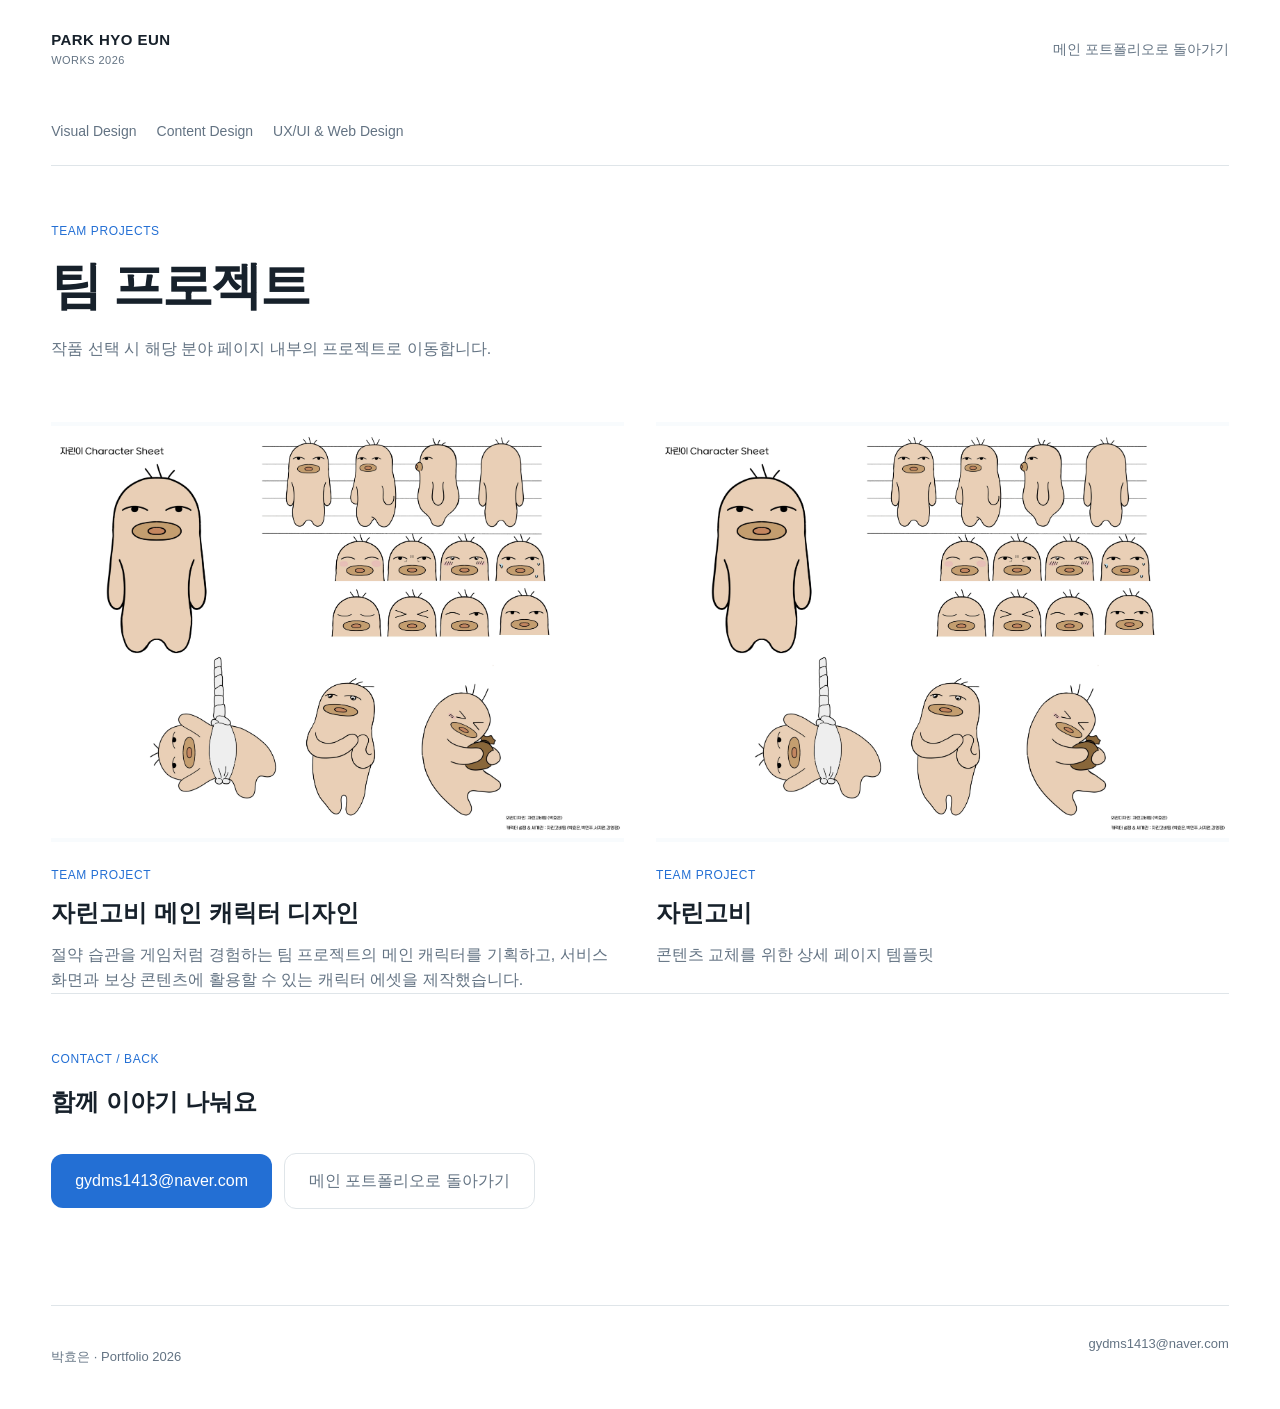
<file: team-projects.html>
<!doctype html><html lang="ko"><head><meta charset="utf-8"><meta name="viewport" content="width=device-width,initial-scale=1"><title>Works — 박효은 Portfolio 2026</title><meta name="description" content="박효은의 실제 제작 결과물과 디자인 판단 과정을 소개합니다."><link rel="stylesheet" href="./css/works.css"><script type="module" src="./js/main.js"></script><script type="module" src="./js/jaringobi-team-link.js?v=20261014-team-template-1"></script></head><body data-category="" data-group="team"><a class="skip" href="#main">본문으로 바로가기</a><header class="site-header container"><a class="brand" href="./index.html">PARK HYO EUN <span>WORKS 2026</span></a><a class="back" href="./search-entry.html#main">메인 포트폴리오로 돌아가기</a></header><nav class="category-nav container" aria-label="작업 분야"><a href="./content-design.html">Content Design</a><a href="./uxui.html">UX/UI & Web Design</a><a href="https://gydms072588-sys.github.io/Portfolio-Gallery_2026/index.html" target="_blank" rel="noopener noreferrer">Visual Design</a><a href="./motion-video.html">Motion & Video Editing</a></nav><main id="main" class="container"><p class="loading">작업물을 불러오는 중입니다.</p></main><footer class="container site-footer"><p>박효은 · Portfolio 2026</p><a href="mailto:gydms1413@naver.com">gydms1413@naver.com</a></footer><dialog class="media-viewer" aria-label="작업 이미지 확대 보기"><button type="button" class="viewer-close" aria-label="확대 보기 닫기">닫기</button><img alt=""></dialog><noscript><p class="container">작업물 설명을 보려면 JavaScript를 활성화해주세요. 위 메뉴로 분야 페이지를 이동할 수 있습니다.</p></noscript></body></html>
</file>
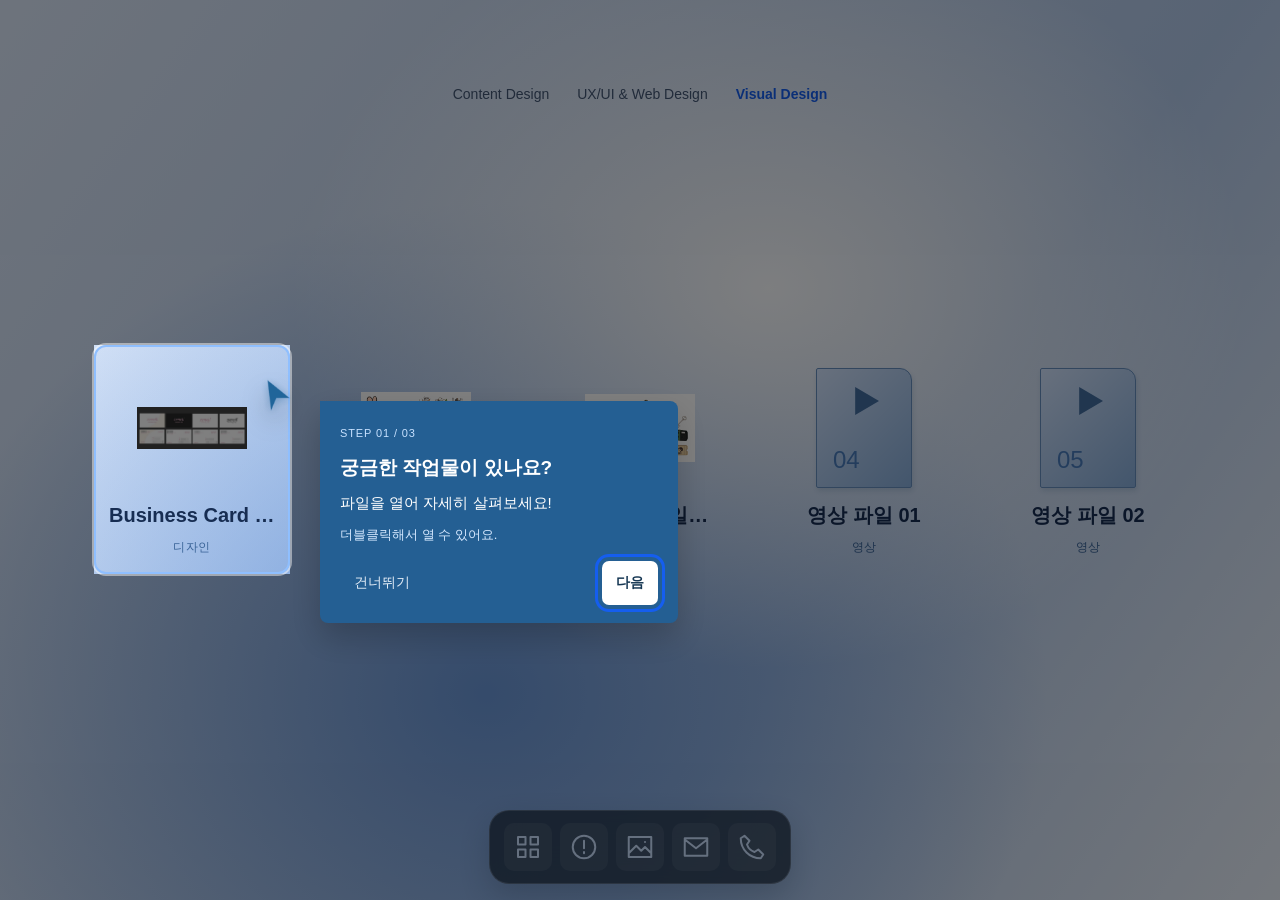
<file: visual-design.html>
<!doctype html>
<html lang="ko"><head><meta charset="utf-8"><meta name="viewport" content="width=device-width,initial-scale=1"><title>Visual Design — 박효은 Portfolio 2026</title>
<link rel="stylesheet" href="./css/works.css?v=20261013-motion-hidden-1"><link rel="stylesheet" href="./css/works-home.css?v=20261012-editable-1"><link rel="stylesheet" href="./css/visual-gallery.css?v=20261014-guide-6"><script type="module" src="./js/visual-gallery.js?v=20261014-guide-6"></script><link rel="stylesheet" href="./css/visual-guide.css?v=20261014-guide-6"></head>
<body data-category="visual-design" class="visual-gallery-page"><a class="skip" href="#gallery">작품으로 바로가기</a>
<main id="main"><header class="vg-header">
<div class="skills-return-wrapper works-home-control"><button class="skills-return works-top" type="button" aria-label="메인으로 돌아가기" aria-describedby="works-return-tooltip"><span class="material-symbol works-home-arrow" aria-hidden="true"></span></button><span id="works-return-tooltip" role="tooltip">메인으로 돌아가기</span></div>
<nav class="category-nav" aria-label="작업 분야"><a href="./content-design.html">Content Design</a><a href="./uxui.html">UX/UI &amp; Web Design</a><a href="https://gydms072588-sys.github.io/Portfolio-Gallery_2026/index.html" aria-current="page" target="_blank" rel="noopener noreferrer">Visual Design</a><a hidden href="./motion-video.html">Motion &amp; Video Editing</a></nav>
</header>
<!-- 작품 정보는 js/visual-gallery-data.js에서 독립적으로 수정합니다. 실제 작업 배정 전에는 빈 이미지 슬롯입니다. -->
<section id="gallery" class="vg-desktop" aria-label="비주얼 작업물 갤러리"></section>
</main>
<div class="vg-windows" aria-label="열린 작품 창"></div>
<nav class="vg-dock" aria-label="데스크톱 Dock"></nav>
<dialog class="vg-image-viewer" aria-label="작품 이미지 확대 보기"><button type="button" aria-label="확대 보기 닫기">닫기 ×</button><img alt=""></dialog>
<noscript><p class="vg-noscript">작품 갤러리를 표시하려면 JavaScript를 활성화해주세요.</p></noscript></body></html>
</file>
<file: search-main/css/base.css>
* { box-sizing: border-box; }
[hidden] { display: none !important; }
html { scroll-behavior: smooth; }
body { margin: 0; min-width: 320px; color: #0b0b0d; background: #f9fcfd; font-family: Inter, Pretendard, "Apple SD Gothic Neo", "Noto Sans KR", Arial, sans-serif; }
html.intro-active, body.intro-active { overflow: hidden; }
button { font: inherit; }
:focus-visible { outline: 3px solid #155eef; outline-offset: 4px; }
.sr-only { position: absolute; overflow: hidden; width: 1px; height: 1px; padding: 0; border: 0; margin: -1px; clip: rect(0, 0, 0, 0); white-space: nowrap; }

/* Shared role tokens. No inherited body changes: original Opening is untouched. */
:root {
 --font-hero: clamp(40px, 3vw, 48px);
 --font-page-title: clamp(32px, 2.5vw, 36px);
 --font-section-title: clamp(22px, 1.7vw, 24px);
 --font-content-title: clamp(18px, 1.4vw, 20px);
 --font-body: 16px;
 --font-secondary: 14px;
 --font-caption: clamp(12px, .9vw, 13px);
 --line-heading: 1.2;
 --line-section: 1.3;
 --line-body: 1.55;
 --line-caption: 1.4;
 --space-section: clamp(120px, 9vw, 160px);
 --space-content: clamp(32px, 3vw, 48px);
 --space-card: clamp(24px, 2vw, 32px);
 --space-viewport: clamp(28px, 4dvh, 48px);
}
@media(max-width:767px) {
 :root {
  --font-hero: clamp(28px, 7.6vw, 34px);
  --font-page-title: clamp(24px, 6.5vw, 28px);
  --font-section-title: clamp(20px, 5.5vw, 22px);
  --font-content-title: clamp(16px, 4.6vw, 18px);
  --space-section: clamp(60px, 16vw, 80px);
  --space-content: clamp(20px, 6vw, 32px);
  --space-card: clamp(16px, 5vw, 24px);
  --space-viewport: 24px;
 }
}

/* Shared top-of-page visibility, preserving each button's layout space. */
.return-scroll-control { opacity:0; visibility:hidden; pointer-events:none; transition:opacity 180ms ease,visibility 0s 180ms; }
.return-scroll-control.is-at-top { opacity:1; visibility:visible; pointer-events:auto; transition-delay:0s; }
.return-scroll-bounce { animation:return-scroll-bounce 420ms ease-out; }
@keyframes return-scroll-bounce { 0% { transform:translateY(-12px); } 60% { transform:translateY(4px); } 82% { transform:translateY(-2px); } 100% { transform:translateY(0); } }
@media(prefers-reduced-motion:reduce) { .return-scroll-control { transition:none; } .return-scroll-bounce { animation:none; } }

/* Opacity preserves keyboard access while hover controls are hidden. */
.return-scroll-control { visibility:visible; }
</file>
<file: search-main/css/opening.css>
/* Opening rules extracted unchanged from portfolio-hero. */
.opening-intro {
  position: fixed;
  inset: 0;
  z-index: 90;
  display: grid;
  place-items: center;
  overflow: hidden;
  --opening-card-size: clamp(210px, 19vw, 280px);
  background-color: #0e2338;
  color: white;
  transition:
    background-color 920ms cubic-bezier(0.76, 0, 0.24, 1),
    opacity 760ms cubic-bezier(0.22, 1, 0.36, 1),
    visibility 760ms ease;
}

.opening-intro.is-exiting {
  opacity: 0;
  visibility: hidden;
  pointer-events: none;
}

.opening-intro.is-revealing {
  background-color: rgba(14, 35, 56, 0);
  opacity: 1;
  visibility: visible;
}

.opening-intro__stage {
  position: relative;
  display: grid;
  grid-template-columns: repeat(3, minmax(120px, 1fr));
  align-items: center;
  gap: clamp(20px, 3vw, 44px);
  width: min(74vw, 1420px);
  min-height: clamp(190px, 18vw, 330px);
  transform: translateY(0);
  opacity: 1;
  transition:
    width 900ms cubic-bezier(0.76, 0, 0.24, 1),
    gap 900ms cubic-bezier(0.76, 0, 0.24, 1),
    min-height 900ms cubic-bezier(0.76, 0, 0.24, 1),
    transform 940ms cubic-bezier(0.76, 0, 0.24, 1),
    opacity 520ms ease;
}

.opening-card {
  position: relative;
  width: 100%;
  aspect-ratio: 1 / 1;
  overflow: hidden;
  background: #d8d8d8;
  box-shadow: 0 24px 70px rgba(0, 0, 0, 0.22);
  transform-origin: center;
  transition:
    border-radius 880ms cubic-bezier(0.76, 0, 0.24, 1),
    clip-path 880ms cubic-bezier(0.76, 0, 0.24, 1),
    transform 1040ms cubic-bezier(0.76, 0, 0.24, 1),
    opacity 520ms ease;
  will-change: transform, border-radius, opacity;
}

.opening-card--ux,
.opening-card--video {
  border-radius: 24% 0 24% 0;
}

.opening-card--design,
.opening-card--indesign {
  border-radius: 50%;
}

.opening-card__visual {
  position: absolute;
  inset: -10%;
  background:
    linear-gradient(135deg, rgba(255, 255, 255, 0.18), transparent 40%),
    var(--opening-visual);
  transform: scale(1.04);
  transition: transform 900ms cubic-bezier(0.76, 0, 0.24, 1);
}

.opening-card--ux {
  --opening-visual:
    radial-gradient(circle at 28% 24%, #ffffff 0 0.7%, transparent 0.85%),
    radial-gradient(circle at 42% 24%, #ffffff 0 0.7%, transparent 0.85%),
    linear-gradient(90deg, rgba(255, 255, 255, 0.28) 1px, transparent 1px),
    linear-gradient(rgba(255, 255, 255, 0.26) 1px, transparent 1px),
    linear-gradient(145deg, #1d6fd1, #092948 62%, #9cd1ff);
  background-size: auto, auto, 34px 34px, 34px 34px, auto;
}

.opening-card--design {
  --opening-visual:
    radial-gradient(circle at 34% 34%, rgba(255, 255, 255, 0.9) 0 9%, transparent 9.4%),
    radial-gradient(circle at 62% 56%, rgba(252, 212, 110, 0.88) 0 13%, transparent 13.4%),
    linear-gradient(135deg, #f5f0e7, #d1d9e8 48%, #6f93b8);
}

.opening-card--video {
  --opening-visual:
    repeating-linear-gradient(90deg, rgba(8, 18, 28, 0.5) 0 10px, rgba(255, 255, 255, 0.08) 10px 14px),
    linear-gradient(150deg, #07111e, #295a88 48%, #b7cdea);
}

.opening-card--indesign {
  --opening-visual:
    linear-gradient(90deg, rgba(255, 255, 255, 0.72) 0 1px, transparent 1px),
    linear-gradient(rgba(255, 255, 255, 0.64) 0 1px, transparent 1px),
    linear-gradient(135deg, #2d2f62, #b04a7d 52%, #f4b0c8);
  background-size: 24px 24px, 24px 24px, auto;
}

.opening-card__label {
  position: absolute;
  left: clamp(14px, 1.7vw, 26px);
  bottom: clamp(14px, 1.7vw, 26px);
  z-index: 2;
  margin: 0;
  color: white;
  font-size: clamp(14px, 1.25vw, 22px);
  font-weight: 800;
  line-height: 1;
  letter-spacing: 0;
  text-shadow: 0 2px 12px rgba(0, 0, 0, 0.38);
  transition: opacity 420ms ease, transform 700ms cubic-bezier(0.22, 1, 0.36, 1);
}

.opening-intro.is-squared .opening-card {
  border-radius: 0;
}

.opening-intro.is-aligned .opening-card,
.opening-intro.is-stacked .opening-card,
.opening-intro.is-ready .opening-card {
  border-radius: 0;
}

.opening-intro.is-squared .opening-card__visual {
  transform: scale(1);
}

.opening-intro.is-aligned .opening-intro__stage {
  gap: 0;
  width: calc(var(--opening-card-size) * 3);
  min-height: var(--opening-card-size);
}

.opening-intro.is-gathering .opening-intro__stage {
  display: block;
  gap: 0;
  width: calc(var(--opening-card-size) * 3);
  min-height: var(--opening-card-size);
}

.opening-intro.is-mobile-gathering .opening-intro__stage {
  display: block;
  gap: 0;
  width: var(--intro-stage-width);
  height: var(--intro-stage-height);
  min-height: 0;
}

.opening-intro.is-stacked .opening-intro__stage {
  display: block;
  gap: 0;
  width: var(--opening-card-size);
  min-height: var(--opening-card-size);
}

.opening-intro.is-gathering .opening-card,
.opening-intro.is-stacked .opening-card {
  position: absolute;
  left: 0;
  top: 0;
  width: var(--opening-card-size);
  border-radius: 0;
  transform: translateX(var(--intro-slot-x, 0px));
}

.opening-intro.is-mobile-gathering .opening-card {
  position: absolute;
  left: 0;
  top: 0;
  width: var(--opening-card-size);
  border-radius: 0;
  box-shadow: 0 12px 28px rgba(0, 0, 0, 0.1);
  transform: translate(
    var(--intro-slot-x, 0px),
    var(--intro-slot-y, 0px)
  );
}

.opening-intro.is-gathering:not(.is-gathered) .opening-card {
  transition: none;
}

.opening-intro.is-mobile-gathering:not(.is-mobile-gathered) .opening-card {
  transition: none;
}

.opening-intro.is-gathering.is-gathered .opening-card,
.opening-intro.is-stacked .opening-card {
  transform: translateX(0);
}

.opening-intro.is-mobile-gathering.is-mobile-gathered .opening-card {
  box-shadow: 0 10px 24px rgba(0, 0, 0, 0.08);
  transform: translate(
    var(--intro-target-x, 0px),
    var(--intro-target-y, 0px)
  );
}

.opening-intro.is-mobile-gathering.is-stacked .opening-card {
  box-shadow: 0 12px 28px rgba(0, 0, 0, 0.1);
  transform: translate(0, 0);
}

.opening-intro.is-ready .opening-card {
  opacity: 0;
  transform: translateX(0);
  transition:
    opacity 640ms ease,
    border-radius 880ms cubic-bezier(0.76, 0, 0.24, 1),
    transform 1040ms cubic-bezier(0.76, 0, 0.24, 1);
  z-index: 1;
}

.opening-intro.is-ready .opening-card.is-active {
  opacity: 1;
  z-index: 4;
}

.opening-intro.is-ready .opening-card__label {
  opacity: 1;
  transform: translateY(0);
}

.opening-intro__scroll {
  position: fixed;
  left: 50%;
  bottom: clamp(38px, 8vh, 82px);
  display: grid;
  justify-items: center;
  gap: 12px;
  color: rgba(255, 255, 255, 0.78);
  opacity: 0;
  transform: translate(-50%, 8px);
  transition: opacity 520ms ease, transform 520ms ease;
}

.opening-intro.is-ready .opening-intro__scroll {
  opacity: 1;
  transform: translate(-50%, 0);
}

.opening-intro.is-revealing .opening-intro__stage {
  opacity: 0;
  transform: translateY(-42vh);
}

.opening-intro.is-revealing .opening-intro__scroll,
.opening-intro.is-revealing .opening-intro__skip {
  opacity: 0;
  pointer-events: none;
}

.opening-intro__scroll span {
  position: relative;
  width: 31px;
  height: 56px;
  border: 2px solid rgba(255, 255, 255, 0.55);
  border-radius: 999px;
}

.opening-intro__scroll span::before {
  content: "";
  position: absolute;
  left: 50%;
  top: 11px;
  width: 8px;
  height: 8px;
  border-radius: 50%;
  background: rgba(255, 255, 255, 0.7);
  transform: translateX(-50%);
  animation: opening-wheel 1.6s ease-in-out infinite;
}

.opening-intro__scroll p {
  margin: 0;
  font-size: 18px;
  font-weight: 500;
  letter-spacing: 0;
}

.opening-intro__skip {
  position: fixed;
  right: 24px;
  bottom: 24px;
  border: 1px solid rgba(255, 255, 255, 0.3);
  border-radius: 999px;
  padding: 10px 16px;
  background: rgba(255, 255, 255, 0.12);
  color: white;
  cursor: pointer;
}

@keyframes opening-wheel {
  0%,
  100% {
    opacity: 0;
    transform: translate(-50%, 0);
  }
  35% {
    opacity: 1;
  }
  72% {
    opacity: 0;
    transform: translate(-50%, 19px);
  }
}

@media (max-width: 820px) {
.opening-intro__stage {
    grid-template-columns: repeat(2, minmax(120px, 1fr));
    width: min(78vw, 430px);
    min-height: min(78vw, 430px);
    gap: 16px;
  }

.opening-intro {
    --opening-card-size: min(20vw, 150px);
  }

.opening-intro.is-aligned .opening-intro__stage {
    grid-template-columns: repeat(2, minmax(120px, 1fr));
    width: min(78vw, 430px);
    min-height: min(78vw, 430px);
    gap: 16px;
  }

.opening-intro.is-mobile-gathering .opening-intro__stage {
    width: var(--intro-stage-width);
    height: var(--intro-stage-height);
    min-height: 0;
  }

.opening-intro.is-mobile-gathering.is-stacked .opening-intro__stage {
    width: var(--opening-card-size);
    height: var(--opening-card-size);
    min-height: var(--opening-card-size);
  }

.opening-intro.is-stacked .opening-intro__stage,
  .opening-intro.is-stacked .opening-card {
    width: var(--opening-card-size);
  }
}

@media (max-width: 480px) {
.opening-intro__stage {
    width: min(82vw, 340px);
    gap: 12px;
  }

.opening-intro {
    --opening-card-size: min(22vw, 110px);
  }

.opening-intro.is-aligned .opening-intro__stage {
    width: min(82vw, 340px);
  }

.opening-intro.is-mobile-gathering .opening-intro__stage {
    width: var(--intro-stage-width);
    height: var(--intro-stage-height);
  }

.opening-intro.is-mobile-gathering.is-stacked .opening-intro__stage {
    width: var(--opening-card-size);
    height: var(--opening-card-size);
  }

.opening-card__label {
    font-size: 12px;
  }
}
@media (prefers-reduced-motion: reduce) {
  *,
  *::before,
  *::after {
    scroll-behavior: auto !important;
    animation-duration: 1ms !important;
    animation-iteration-count: 1 !important;
    transition-duration: 1ms !important;
  }
}

/* Opening-only shadow treatment: keep shared Works visuals unchanged. */
.opening-intro .opening-card { box-shadow:0 8px 24px rgba(8,25,45,.08); }
.opening-intro.is-gathering .opening-card,
.opening-intro.is-stacked .opening-card,
.opening-intro.is-mobile-gathering .opening-card,
.opening-intro.is-mobile-gathering.is-mobile-gathered .opening-card,
.opening-intro.is-mobile-gathering.is-stacked .opening-card {
 box-shadow:0 4px 12px rgba(8,25,45,.025);
}

/* 첫 오프닝 전용: Works 커버 중앙 캡처 3장, 내부 그래픽 장식 없음. */
.opening-intro .opening-card[data-cover-preview] { background:#f6f9ff; }
.opening-intro .opening-card[data-cover-preview="content-design"] { background:#080b10; }
.opening-intro .opening-card[data-cover-preview="visual-design"] { background:#a7c4e7; }
.opening-intro .opening-card__cover { position:absolute;inset:0;width:100%;height:100%;object-fit:contain; }
.opening-intro .opening-card__label { left:12px;right:12px;bottom:14px;text-align:center;font-size:clamp(11px,1.1vw,18px);line-height:1.25;color:#17385e;text-shadow:none; }
.opening-intro [data-cover-preview="content-design"] .opening-card__label { color:#fff; }
@media(max-width:820px) {
 .opening-intro__stage,.opening-intro.is-aligned .opening-intro__stage { grid-template-columns:repeat(4,minmax(0,1fr)); }
 .opening-intro:not(.is-mobile-gathering) .opening-card { grid-column:span 2; }
 .opening-intro:not(.is-mobile-gathering) .opening-card:last-child { grid-column:2 / span 2; }
 .opening-intro .opening-card__label { left:8px;right:8px;bottom:12px;font-size:11px; }
}
/* Works shapes reuse the opening artwork; keep category silhouette and controls. */
.works-category{overflow:hidden;}
.works-category .opening-card__visual{overflow:hidden;}
.works-category .works-category-cover{position:absolute;inset:0;width:100%;height:100%;object-fit:cover;}
.works-category .opening-card__label{z-index:2;}
/* Works category hover: 80% black overlay and centred category name. */
.works-category::after{content:'';position:absolute;inset:0;background:rgba(0,0,0,.8);opacity:0;transition:opacity .25s ease;pointer-events:none;z-index:1;}
.works-category:hover::after,.works-category:focus-visible::after{opacity:1;}
.works-category .opening-card__label{position:absolute;inset:0;display:flex;align-items:center;justify-content:center;padding:20px;text-align:center;color:#fff;font-size:clamp(20px,2.2vw,32px);line-height:1.3;opacity:0;transition:opacity .25s ease;pointer-events:none;}
.works-category:hover .opening-card__label,.works-category:focus-visible .opening-card__label{opacity:1;}
@media(hover:none){.works-category::after{opacity:.55;}.works-category .opening-card__label{opacity:1;}}
@media(prefers-reduced-motion:reduce){.works-category::after,.works-category .opening-card__label{transition:none;}}
</file>
<file: search-main/css/main.css>
.search-main{
  --main-ink: #17212b;
  --main-muted: #637383;
  --main-blue: #236fd4;
  position: relative;
  display: grid;
  min-height: 100svh;
  min-height: 100dvh;
  padding: clamp(28px, 5svh, 64px) 28px 104px;
  place-items: center;
  background: radial-gradient(ellipse min(50vw, 620px) min(36vh, 340px) at 50% 46%, rgba(202,229,255,.38), rgba(233,245,255,.19) 52%, transparent 85%), #fff;
  color: var(--main-ink);
  font-family: Pretendard, "Pretendard Variable", -apple-system, BlinkMacSystemFont, "Segoe UI", sans-serif;
  word-break: keep-all;
}
.search-main__content{ width: min(100%, 760px); text-align: center; }
.search-main__keyword{ margin: 0 0 clamp(12px, 2svh, 20px); color: var(--main-blue); font-size: 15px; font-weight: 700; letter-spacing: -.025em; }
.search-main h1{ margin: 0; font-size: clamp(28px, min(3.2vw, 5.5svh), 48px); font-weight: 700; line-height: 1.4; letter-spacing: -.055em; }
.search-main__index{ width: min(100%, 680px); margin: clamp(24px, 4svh, 38px) auto 0; }
.search-main .hero-search{ display: flex; align-items: center; gap: 12px; min-height: 60px; padding: 7px 9px 7px 18px; border: 1px solid #d7e1e6; border-radius: 999px; background: #fff; box-shadow: 0 6px 22px rgba(58,112,134,.035); }
.search-main .search-plus{ flex: 0 0 auto; color: #8a9ca5; font-size: 20px; font-weight: 300; }
.search-main .hero-search input{ flex: 1; width: 0; min-width: 0; border: 0; padding: 0; outline: none; background: transparent; color: var(--main-ink); font: inherit; font-size: 15px; line-height: 1.5; }
.search-main .hero-search input::placeholder{ color: var(--main-muted); opacity: 1; }
.search-main button{ cursor: default; }
.search-main .search-submit{ display: grid; flex: 0 0 40px; width: 40px; height: 40px; place-items: center; border: 0; border-radius: 50%; background: var(--main-ink); color: #fff; }
.search-main svg{ display: block; }
.search-main .search-submit svg{ width: 20px; height: 20px; }
.search-suggestions{ display: grid; gap: 0; margin: 10px 0 0; padding: 0 19px; list-style: none; text-align: left; }
.search-suggestions button{ display: flex; align-items: center; gap: 11px; min-height: 37px; border: 0; padding: 6px 0; background: transparent; color: var(--main-muted); font-size: 13px; letter-spacing: -.02em; }
.search-suggestions svg{ width: 15px; height: 15px; color: #8294a4; }
@media (max-width: 767px){.search-main{ padding: 28px 24px 94px; }
.search-main__keyword{ margin-bottom: 12px; font-size: 14px; }
.search-main h1{ font-size: clamp(23px, min(5.4vw, 5.2svh), 34px); }
.search-main__index{ margin-top: 25px; }
.search-main .hero-search{ gap: 9px; min-height: 54px; padding: 6px 7px 6px 15px; }
.search-main .hero-search input{ font-size: 13px; }
.search-main .search-submit{ flex-basis: 38px; width: 38px; height: 38px; }
.search-suggestions{ padding-inline: 16px; margin-top: 8px; }
.search-suggestions button{ min-height: 33px; padding-block: 5px; font-size: 12px; }}
@media (max-height: 650px){.search-main{ padding-top: 20px; padding-bottom: 80px; }
.search-main__keyword{ margin-bottom: 10px; }
.search-main__index{ margin-top: 20px; }
.search-suggestions button{ min-height: 30px; padding-block: 4px; }}
@media (max-width: 359px){.search-main{ padding-inline: 16px; }
.search-main h1{ font-size: 22px; }
.search-main .hero-search input{ font-size: 12px; }}
.search-main .type-slot{ position: relative; display: block; }
.search-main .type-reserve{ visibility: hidden; }
.search-main .type-output{ position: absolute; inset: 0; }
#searchMain[data-motion] .hero-search,
#searchMain[data-motion] .search-suggestions li{ transition: opacity 240ms ease, transform 240ms ease; }
#searchMain[data-motion="pending"] .hero-search,
#searchMain[data-motion] .search-suggestions li:not(.is-visible){ opacity: 0; transform: translateY(6px); pointer-events: none; }
@media (prefers-reduced-motion: reduce){#searchMain[data-motion] .hero-search,
  #searchMain[data-motion] .search-suggestions li{ transition: none; }}
.search-main__keyword{ font-size: clamp(22px, 1.8vw, 26px); font-weight: 650; }
.search-main h1{ font-size: clamp(32px, 2.7vw, 40px); font-weight: 500; line-height: 1.5; letter-spacing: -.035em; }
.search-main .hero-search input{ font-size: clamp(15px, 1.1vw, 16px); }
.search-suggestions button{ font-size: 14px; }
.search-main{ padding-bottom: 200px; }
.material-symbol{ display: inline-block; width: 20px; height: 20px; flex: 0 0 20px; background: currentColor; mask: var(--icon-url) center / contain no-repeat; -webkit-mask: var(--icon-url) center / contain no-repeat; vertical-align: middle; }
.search-main .search-submit .material-symbol{ color: #fff; }
@media(max-width:767px){.search-main__keyword{ font-size: clamp(17px, 4.8vw, 20px); }
.search-main h1{ font-size: clamp(23px, 6vw, 30px); }
.search-main .hero-search input{ font-size: 14px; }
.search-suggestions button{ font-size: 14px; }
.search-main{ padding-bottom: 180px; }}
.material-symbol[data-symbol="add"]{ --icon-url: url("../assets/icons/add.svg"); }
.material-symbol[data-symbol="arrow_upward"]{ --icon-url: url("../assets/icons/arrow_upward.svg"); }
.material-symbol[data-symbol="person"]{ --icon-url: url("../assets/icons/person.svg"); }
.material-symbol[data-symbol="auto_awesome"]{ --icon-url: url("../assets/icons/auto_awesome.svg"); }
.material-symbol[data-symbol="work"]{ --icon-url: url("../assets/icons/work.svg"); }
.material-symbol[data-symbol="help"]{ --icon-url: url("../assets/icons/help.svg"); }
.search-suggestions button[data-destination="profile"]{ cursor: pointer; }
.search-main h1{ font-size:var(--font-hero); line-height:1.25; }
.search-main__keyword{ font-size:var(--font-section-title); line-height:var(--line-section); }
.search-main .hero-search input, .search-main .search-suggestions button{ font-size:var(--font-body); line-height:var(--line-body); }
.search-main .hero-search{ min-height:60px; }
.search-main .search-suggestions button{ min-height:38px; }
@media(max-width:767px){.search-main .hero-search input{ font-size:var(--font-secondary); }
.search-main .search-suggestions button{ font-size:var(--font-body); }}
.search-main.is-main-returning .search-main__heading, .search-main.is-main-returning .search-suggestions { opacity:0; pointer-events:none; }
</file>
<file: search-main/css/works-view.css>
/* Opening visual classes are reused; its animation and stylesheet are untouched. */
.search-main__heading, .search-suggestions { transition:opacity 220ms ease; }
.search-main.is-works-leaving .search-main__heading, .search-main.is-works-leaving .search-suggestions { opacity:0; }
.search-main.is-works { display:block; padding:clamp(40px,8dvh,80px) 28px 90px; }
.works-view { width:100%; min-width:0; }
.works-search-slot { width:min(100%,680px); margin:0 auto; }
.works-categories { display:grid; align-items:center; min-height:calc(100dvh - 240px); }
.works-category-grid { display:grid; grid-template-columns:repeat(4,minmax(180px,240px)); justify-content:center; gap:24px; width:min(100%,1032px); margin:48px auto; }
.search-main .works-category { border:0; padding:0; cursor:pointer; opacity:0; transform:translateY(12px); transition:opacity 320ms ease,transform 320ms ease; }
.works-category.is-visible { opacity:1; transform:none; }
.works-category[aria-pressed="true"] { outline:3px solid #236fd4; outline-offset:7px; }
.search-suggestions button[data-destination="works"] { cursor:pointer; }
@media(max-width:900px) {
 .search-main.is-works { padding:32px 24px 90px; }
 .works-category-grid { grid-template-columns:repeat(2,minmax(0,1fr)); width:min(100%,440px); gap:22px; margin-block:44px; }
 .works-categories { min-height:calc(100dvh - 200px); }
}
@media(prefers-reduced-motion:reduce) { .search-main__heading, .search-suggestions, .search-main .works-category { transition:none; } }

.search-main.is-works { width:100%; }
.search-main.is-works .hero-search { position:relative; display:grid; place-items:center; width:40px; min-height:60px; gap:0; padding:0; border:0; border-radius:0; background:transparent; box-shadow:none; margin-inline:auto; }
.search-main.is-works .hero-search input, .search-main.is-works .hero-search .search-plus, .search-main.is-works .hero-search label { display:none; }
.search-main.is-works .search-submit { position:relative; cursor:pointer; }
.search-main.is-works .search-submit::before { content:''; position:absolute; inset:-3px; border-radius:50%; }
.works-return-tooltip { display:none; }
.search-main.is-works .works-return-tooltip { display:block; position:absolute; top:calc(100% + 5px); left:50%; transform:translateX(-50%); white-space:nowrap; padding:6px 10px; border-radius:6px; background:#17212b; color:#fff; font-size:12px; line-height:1.4; opacity:0; visibility:hidden; pointer-events:none; }
.search-main.is-works .hero-search:has(.search-submit:hover) .works-return-tooltip,
.search-main.is-works .hero-search:has(.search-submit:focus-visible) .works-return-tooltip { opacity:1; visibility:visible; }

/* Shadows and spreading are scoped to Works, never Opening. */
.search-main .works-category { box-shadow:0 6px 18px rgba(15,35,55,.06); }
.works-category-grid.is-spreading .works-category { box-shadow:none; transition:none; transform:none; }

.works-category-grid .opening-card__label { transition:opacity 200ms ease; }
.works-category-grid.is-spreading .opening-card__label { opacity:0; transition:none; }
@media(prefers-reduced-motion:reduce) { .works-category-grid .opening-card__label { transition:none; } }

/* Works 도형 3개를 중앙 배치. Opening/Profile/Skills에는 적용하지 않습니다. */
@media(min-width:901px){.works-category-grid{grid-template-columns:repeat(var(--visible-categories,4),minmax(180px,240px));width:min(100%,calc(var(--visible-categories,4)*240px + (var(--visible-categories,4) - 1)*24px));}}
@media(max-width:900px){.works-category-grid[data-visible-count="3"]>.works-category:last-child{grid-column:1/-1;justify-self:center;width:calc((100% - 22px)/2);}}
</file>
<file: search-main/css/skills.css>
.skills-page { min-height:100dvh; background:radial-gradient(ellipse 650px 420px at 50% 40%,rgba(202,229,255,.23),transparent 85%),#fff; color:#17212b; font-family:Pretendard,-apple-system,BlinkMacSystemFont,"Segoe UI",sans-serif; }
.skills-container { width:min(calc(100% - 80px),1280px); margin:auto; padding:32px 0 110px; }
.skills-return-wrapper { position:relative; width:40px; height:40px; margin:0 auto 28px; }
.skills-return { display:grid; place-items:center; width:40px; height:40px; border:0; border-radius:50%; background:#17212b; color:#fff; cursor:pointer; }
.skills-return::before { content:''; position:absolute; inset:-3px; border-radius:50%; }
#skills-return-tooltip { position:absolute; top:calc(100% + 6px); left:50%; transform:translateX(-50%); white-space:nowrap; background:#17212b; color:#fff; border-radius:6px; padding:6px 10px; font-size:12px; opacity:0; visibility:hidden; pointer-events:none; }
.skills-return-wrapper:has(button:hover) #skills-return-tooltip,.skills-return-wrapper:has(button:focus-visible) #skills-return-tooltip { opacity:1;visibility:visible; }
.skills-header { margin-bottom:28px; }
.skills-header p { margin:0 0 12px; color:#236fd4; font-size:var(--font-caption); letter-spacing:.1em; }
.skills-header h1 { margin:0; font-size:var(--font-page-title); line-height:var(--line-heading); letter-spacing:-.035em; font-weight:600; }
.skills-cards { display:grid; grid-template-columns:repeat(4,minmax(0,1fr)); gap:16px; }
.skills-card { display:flex; flex-direction:column; align-items:flex-start; gap:16px; min-height:130px; padding:24px; border:1px solid #dce6ed; border-radius:12px; background:#fff; color:#536e86; text-align:left; font:inherit; cursor:pointer; }
.skills-card .material-symbol { width:24px; height:24px; flex-basis:24px; }
.skills-card strong { font-size:clamp(16px,1.25vw,18px); line-height:1.4; font-weight:550; }
.skills-card:hover,.skills-card[aria-pressed="true"] { border-color:#236fd4; background:#eef6ff; color:#205995; }
.skills-detail { margin-top:28px; padding:28px; border:1px solid #e0e8ee; border-radius:12px; background:rgba(255,255,255,.9); transition:opacity 150ms ease; }
.skills-detail.is-changing { opacity:0; }
.skills-detail-number { margin:0 0 10px; color:#236fd4; font-size:14px; }
.skills-detail h2 { margin:0 0 12px; font-size:clamp(24px,2vw,28px); line-height:1.3; font-weight:600; }
.skills-detail-description { margin:0 0 24px; font-size:16px; line-height:1.55; }
.skills-detail-columns { display:grid; grid-template-columns:1fr 1fr; gap:32px; }
.skills-detail h3 { margin:0 0 12px; color:#637383; font-size:14px; font-weight:600; letter-spacing:.035em; }
.skills-tool-list { display:flex; flex-wrap:wrap; gap:8px; list-style:none; padding:0; margin:0; }
.skills-tool-list li { padding:5px 10px; border:1px solid #dce6ed; border-radius:999px; font-size:14px; }
.skills-experience { margin:0; padding-left:20px; font-size:16px; line-height:1.55; }
.skills-related { margin-top:24px; border:1px solid #e0e8ee; border-radius:6px; padding:9px 14px; background:#f7fafc; color:#637383; font:inherit; font-size:14px; }
.skills-page.is-entering .skills-header { animation:skills-in 240ms ease both; }
.skills-page.is-entering .skills-card { animation:skills-in 280ms ease both; animation-delay:var(--card-delay); }
.skills-page.is-entering .skills-detail { animation:skills-in 280ms 520ms ease both; }
@keyframes skills-in { from{opacity:0;transform:translateY(6px)}to{opacity:1;transform:none} }
.material-symbol[data-symbol="web"] { --icon-url:url('../assets/icons/web.svg'); }
.material-symbol[data-symbol="palette"] { --icon-url:url('../assets/icons/palette.svg'); }
.material-symbol[data-symbol="movie"] { --icon-url:url('../assets/icons/movie.svg'); }
.search-main.is-skills-leaving .search-main__heading,.search-main.is-skills-leaving .search-suggestions { opacity:0; }
.search-suggestions button[data-destination="skills"] { cursor:pointer; }
@media(max-width:1000px) { .skills-cards { grid-template-columns:repeat(2,minmax(0,1fr)); } }
@media(max-width:600px) { .skills-container { width:calc(100% - 40px); padding-top:24px; } .skills-cards { gap:10px; } .skills-card { padding:16px; min-height:130px; } .skills-detail { padding:20px; } .skills-detail-columns { grid-template-columns:1fr;gap:24px; } }
@media(prefers-reduced-motion:reduce) { .skills-page.is-entering .skills-header,.skills-page.is-entering .skills-card,.skills-page.is-entering .skills-detail { animation:none; } .skills-detail { transition:none; } }
</file>
<file: search-main/css/workflow.css>
.skills-workflow { min-width:0; }
.workflow-viewport { height:400px; position:relative; overflow:hidden; border:1px solid #dce6ed; border-radius:12px; background:radial-gradient(#c9d7e5 1px,transparent 1px) 0 0/18px 18px,#f6f9fc; touch-action:none; cursor:grab; }
.workflow-world { position:absolute; left:0; top:0; transform-origin:0 0; width:2600px; height:1600px; }
.workflow-connections { position:absolute; inset:0; pointer-events:none; overflow:visible; }
.workflow-connections path { fill:none; stroke:#83a9dd; stroke-width:2; }
.workflow-node { position:absolute; left:0; top:0; width:270px; min-height:230px; display:flex; flex-direction:column; gap:12px; padding:20px; border:1px solid #ceddec; border-radius:12px; background:#fff; color:#17212b; text-align:left; font:inherit; cursor:grab; user-select:none; }
.workflow-node[aria-expanded="true"] { border-color:#236fd4; }
.workflow-node strong { font-size:18px; line-height:1.4; }
.workflow-step { color:#236fd4; font-size:13px; }
.workflow-node-description { font-size:14px; line-height:1.55; color:#526575; }
.workflow-tools { display:flex; flex-wrap:wrap; gap:6px; padding:0; margin:0; list-style:none; }
.workflow-tools li { padding:4px 8px; border:1px solid #dce6ed; border-radius:999px; font-size:12px; color:#526575; }
.workflow-media { width:100%; height:auto; object-fit:contain; }
.workflow-vertical { list-style:none; padding:0; margin:0; display:grid; gap:28px; }
.workflow-vertical > li:not(:last-child)::after { content:'↓'; display:block; height:28px; margin-bottom:-28px; text-align:center; color:#83a9dd; }
@media(max-width:600px) { .workflow-assets { grid-template-columns:1fr; } .workflow-mobile-card { padding:18px; } }
/* Desktop stages add nodes; only the header is a drag handle. */
.workflow-stage-tabs { display:flex; gap:8px; margin-bottom:18px; }
.workflow-stage-tabs button { min-height:44px; padding:10px 20px; border:1px solid #dce6ed; border-radius:10px; background:#fff; color:#637383; font:inherit; cursor:pointer; }
.workflow-stage-tabs button[aria-pressed="true"] { border-color:#236fd4; background:#edf5ff; color:#236fd4; }
.workflow-viewport { height:440px; }
.workflow-canvas-empty { position:absolute; inset:0; display:grid; place-items:center; margin:0; padding:24px; text-align:center; color:#637383; pointer-events:none; }
.workflow-node { display:block; padding:0; min-height:0; cursor:default; }
.workflow-node.is-active { border-color:#236fd4; }
.workflow-node-header { display:flex; align-items:center; gap:10px; width:100%; min-height:62px; padding:14px 16px; border:0; border-bottom:1px solid #dce6ed; border-radius:12px 12px 0 0; background:#fff; color:#17212b; font:inherit; text-align:left; cursor:grab; touch-action:none; }
.workflow-node-header strong { font-size:16px; }
.workflow-node-body { padding:16px; }
.workflow-node-description { margin:0 0 12px; }
.workflow-node-preview { padding:18px 12px; border:1px dashed #dce6ed; border-radius:8px; color:#637383; font-size:13px; line-height:1.5; }
.workflow-node-footer { border-top:1px solid #e6edf4; padding:12px 16px; }
.workflow-port { position:absolute; top:26px; width:10px; height:10px; border:2px solid #fff; border-radius:50%; background:#236fd4; pointer-events:none; }
.workflow-port--input { left:-5px; }
.workflow-port--output { right:-5px; }
.workflow-node-media { display:block; width:100%; max-height:100px; object-fit:contain; }
.workflow-tools li { display:inline-flex; align-items:center; gap:5px; }
.workflow-tool-icon,.workflow-tools .material-symbol { width:16px; height:16px; flex:0 0 16px; }
.workflow-vertical > li:not(:last-child)::after { display:none; }
.workflow-vertical > li > .workflow-tools { margin-top:12px; }
/* Skills workflow occupies the main content width without an outer card. */
.skills-detail.is-workflow { margin-top:0; padding:0; border:0; border-radius:0; background:transparent; }
.skills-page.is-entering .skills-detail.is-workflow { animation:none; }
@media(min-width:1024px) {
 .workflow-viewport { height:clamp(560px,68dvh,760px); }
 .workflow-node { width:360px; }
 .workflow-node-header { min-height:68px; padding:18px 20px; }
 .workflow-node-header strong { font-size:20px; }
 .workflow-node-body { padding:20px; }
 .workflow-node-description { font-size:16px; line-height:1.6; margin-bottom:18px; }
 .workflow-node-preview { min-height:92px; padding:24px 16px; font-size:15px; }
 .workflow-node-details { font-size:15px; min-height:44px; margin-top:16px; }
 .workflow-node-footer { padding:16px 20px; }
 .workflow-tools li { font-size:14px; padding:6px 10px; }
 .workflow-tool-icon,.workflow-tools .material-symbol { width:18px; height:18px; flex-basis:18px; }
 .workflow-port { top:29px; }
}
/* Readable viewport workspace, with native scrolling instead of Zoom. */
.workflow-stage-tabs { align-items:center; flex-wrap:wrap; }
.workflow-stage-tabs .workflow-reset { margin-left:auto; }
.workflow-simple-card { padding:20px; border:1px solid #dce6ed; border-radius:12px; background:#fff; }
.skills-detail .workflow-simple-card h3 { margin:0 0 16px; color:#17212b; font-size:18px; letter-spacing:0; line-height:1.4; }
.workflow-simple-card .workflow-node-description { margin:16px 0; font-size:16px; line-height:1.6; }
@media(min-width:1024px) {
 .skills-container { width:calc(100% - 48px); padding:20px 0 24px; }
 .skills-page .skills-return-wrapper { margin-bottom:16px; }
 .skills-header { margin-bottom:20px; }
 .skills-header p { margin-bottom:8px; }
 .workflow-stage-tabs { margin-bottom:16px; }
 .workflow-viewport { min-height:380px; height:calc(100dvh - 250px); overflow:auto; border:0; border-radius:0; }
 .workflow-world { position:relative; width:100%; height:100%; transform:none; }
 .workflow-node { width:var(--workflow-node-width,300px); height:340px; display:flex; flex-direction:column; }
 .workflow-node-header { height:68px; min-height:68px; flex:0 0 68px; padding:12px 14px; }
 .workflow-node-header strong { font-size:17px; line-height:1.35; }
 .workflow-node-body { padding:16px; flex:1; min-height:0; }
 .workflow-node-preview { min-height:112px; padding:24px 12px; font-size:14px; }
 .workflow-node-description { margin:16px 0 0; font-size:16px; line-height:1.55; }
 .workflow-node-footer { min-height:64px; padding:12px 16px; }
 .workflow-tools li { font-size:13px; padding:4px 8px; }
 .workflow-port { top:29px; }
}
@media(min-width:1024px) { .workflow-node { height:380px; gap:0; } .workflow-viewport { min-height:420px; } }
/* Centered Skills workspace controls and portrait preview-first nodes. */
@media(min-width:1024px) {
 .skills-page .skills-header { text-align:center; }
 .workflow-stage-tabs { position:relative; justify-content:center; padding-inline:110px; }
 .workflow-stage-tabs .workflow-reset { position:absolute; right:0; top:0; margin:0; padding:10px 16px; font-size:13px; }
 .workflow-node { height:var(--workflow-node-height,480px); }
 .workflow-node-body { display:flex; flex-direction:column; }
 .workflow-node-preview { flex:1; display:grid; place-items:center; text-align:center; min-height:180px; }
 .workflow-node-media { flex:1; min-height:180px; max-height:none; object-fit:contain; }
 .workflow-node-description { flex:none; font-size:15px; margin-top:16px; }
 .workflow-node-footer { min-height:72px; }
}
.workflow-simple-card { background:#f5f7fa; }
.workflow-simple-card .workflow-node-preview { display:grid; place-items:center; min-height:180px; text-align:center; background:#fff; }
@media(min-width:1024px) { .workflow-node-description { min-height:46.5px; } }
/* One desktop workspace; header spacing includes the return tooltip. */
@media(min-width:1024px) {
 .skills-page { height:100dvh; min-height:0; overflow:hidden; background:radial-gradient(#c9d7e5 1px,transparent 1px) 0 0/18px 18px,#f8fbff; }
 .skills-page .skills-container { width:100%; height:100%; min-height:0; padding:20px 24px 24px; display:flex; flex-direction:column; }
 .skills-page .skills-return-wrapper { flex:0 0 40px; margin:0 auto 44px; }
 .skills-page .skills-header { flex:none; margin-bottom:20px; text-align:center; }
 .skills-page .skills-header p { margin-bottom:10px; }
 .skills-page .skills-detail.is-workflow { flex:1; min-height:0; display:flex; flex-direction:column; }
 .skills-page .skills-workflow { flex:1; min-height:0; display:flex; flex-direction:column; }
 .skills-page .workflow-stage-tabs { flex:none; }
 .skills-page .workflow-viewport { flex:1; min-height:0; height:auto; background:transparent; }
}
/* Parallel production methods reuse node cards, not an ordered sub-workflow. */
.workflow-method-buttons { display:grid; grid-template-columns:repeat(2,minmax(0,1fr)); gap:8px; margin-top:12px; }
.workflow-method-buttons button { min-height:42px; padding:8px; border:1px solid #dce6ed; border-radius:8px; background:#fff; color:#236fd4; font:inherit; font-size:13px; line-height:1.4; cursor:pointer; }
.workflow-method-buttons button[aria-expanded="true"] { background:#edf5ff; border-color:#236fd4; }
.workflow-method-node { height:320px; }
.workflow-method-node .workflow-node-header { padding-right:44px; }
.workflow-method-node .workflow-node-preview { min-height:80px; }
.workflow-method-node .workflow-node-description { min-height:0; }
.workflow-method-close { position:absolute; top:16px; right:8px; width:32px; height:32px; border:0; border-radius:50%; background:#f0f5fa; color:#526575; font:inherit; font-size:22px; cursor:pointer; }
.workflow-mobile-methods { display:grid; gap:12px; margin-top:20px; }
.workflow-mobile-method { padding:14px; border:1px solid #dce6ed; border-radius:10px; background:#fff; }
.workflow-mobile-method summary { cursor:pointer; color:#236fd4; font-size:15px; line-height:1.5; }
.workflow-mobile-method > .workflow-node-preview { margin-top:16px; }
@media(min-width:1024px) { .workflow-node-body:has(.workflow-method-buttons) .workflow-node-preview { min-height:130px; } .workflow-method-node { height:320px; } }
@media(min-width:1024px) { .workflow-viewport { scrollbar-gutter:stable; } }
/* Downward method branches use bottom/top ports and parallel child slots. */
@media(min-width:1024px) {
 .workflow-method-node { width:var(--workflow-method-width,200px); height:360px; }
 .workflow-node:has(.workflow-method-buttons)::after { content:''; position:absolute; bottom:-5px; left:calc(50% - 5px); width:10px; height:10px; border:2px solid #fff; border-radius:50%; background:#236fd4; pointer-events:none; }
 .workflow-method-node .workflow-port--input { top:-5px; left:calc(50% - 5px); }
 .workflow-method-node .workflow-port--output { display:none; }
 .workflow-method-node .workflow-node-header { padding-left:12px; }
 .workflow-method-node .workflow-node-header strong { font-size:15px; }
 .workflow-method-node .workflow-node-body { padding:12px; }
 .workflow-method-node .workflow-node-description { font-size:14px; }
 .workflow-method-node .workflow-node-footer { padding:12px; }
}
/* Brand-process presentation with stable typewriter space. */
.workflow-prompt { position:relative; width:100%; margin:0 0 10px; white-space:pre-line; color:#24394b; font-size:14px; line-height:1.5; text-align:left; }
.workflow-prompt-reserve { display:block; opacity:0; }
.workflow-prompt-live { position:absolute; inset:0; }
.workflow-prompt-live.is-typing::after { content:'|'; color:#236fd4; animation:workflow-cursor 700ms step-end infinite; }
@keyframes workflow-cursor { 50% { opacity:0; } }
.workflow-preview-label { color:#637383; font-size:12px; line-height:1.45; }
.workflow-node-caption { margin:0; color:#637383; font-size:13px; line-height:1.45; }
.workflow-simple-card .workflow-node-caption,.workflow-mobile-method .workflow-node-caption { margin:12px 0; }
@media(min-width:1024px) {
 .workflow-node-body { gap:8px; padding:12px; }
 .workflow-node-preview { min-height:86px; padding:12px; }
 .workflow-node-body:has(.workflow-method-buttons) .workflow-node-preview { min-height:86px; }
 .workflow-node-description { margin:0; min-height:0; font-size:14px; line-height:1.5; }
 .workflow-method-buttons { margin-top:0; }
 .workflow-node-footer { min-height:0; flex:none; padding:10px 12px; }
 .workflow-tools { gap:5px; }
 .workflow-tools li { font-size:12px; padding:3px 6px; }
 .workflow-method-node { height:380px; width:var(--workflow-node-width); }
 .workflow-node.is-active { border:2px solid #236fd4; }
}
@media(prefers-reduced-motion:reduce) { .workflow-prompt-live.is-typing::after { animation:none; } }
/* Portfolio finish: summary hierarchy and uniform real-logo chips. */
.workflow-node-caption { color:#24394b; font-size:16px; font-weight:600; line-height:1.5; text-decoration:none; }
.workflow-tools { display:flex; flex-wrap:wrap; gap:6px; align-items:center; }
.workflow-tools li { display:inline-flex; align-items:center; gap:6px; max-width:100%; line-height:1.4; white-space:normal; }
.workflow-tools .workflow-tool-icon { display:block; width:20px; height:20px; flex:0 0 20px; object-fit:contain; object-position:center; border:0; }
.workflow-method-node .workflow-node-header { padding-right:12px; }
@media(min-width:1024px) { .workflow-method-node { height:400px; } }
/* Read-only structured prompt editor; scroll stays inside the prompt area. */
.workflow-node-preview:has(.workflow-prompt) { display:block; overflow:auto; overscroll-behavior:contain; text-align:left; min-height:120px; }
.workflow-prompt { position:relative; margin:0; white-space:normal; font-size:13px; line-height:1.5; }
.workflow-prompt-title { display:block; font-size:11px; letter-spacing:.04em; margin-bottom:12px; color:#236fd4; }
.workflow-prompt-row { margin-top:10px; }
.workflow-prompt-row > strong { display:block; font-size:14px; font-weight:650; color:#24394b; margin-bottom:3px; }
.workflow-prompt-row > span { display:block; font-size:13px; color:#526575; }
.workflow-prompt-live { overflow:visible; }
.workflow-simple-card .workflow-node-preview:has(.workflow-prompt),.workflow-mobile-method .workflow-node-preview:has(.workflow-prompt) { max-height:260px; }
.workflow-prompt-value { position:relative; }
.workflow-prompt-value-reserve { display:block; opacity:0; }
.workflow-prompt-value-live { position:absolute; inset:0; display:block; }
/* Compact prompt only: full content fits without an inner scroll region. */
.workflow-node-preview:has(.workflow-prompt) { overflow:visible; overscroll-behavior:auto; }
.workflow-prompt { font-size:13px; line-height:1.4; }
.workflow-prompt-title { font-size:10px; margin-bottom:8px; }
.workflow-prompt-row { margin-top:7px; }
.workflow-prompt-row > strong { font-size:13px; font-weight:650; margin-bottom:1px; }
.workflow-prompt-row > span { font-size:13px; line-height:1.4; color:#24394b; }
.workflow-prompt-row.is-key-condition > span { color:#236fd4; }
.workflow-simple-card .workflow-node-preview:has(.workflow-prompt),.workflow-mobile-method .workflow-node-preview:has(.workflow-prompt) { max-height:none; }
.workflow-prompt-row { display:grid; grid-template-columns:72px minmax(0,1fr); column-gap:6px; align-items:start; }
.workflow-prompt .workflow-prompt-title { font-size:12px; font-weight:600; }
/* Prompt-only cards size to content; ordinary image/video frames stay unchanged. */
.workflow-node:has(.workflow-prompt) { height:auto; min-height:0; }
.workflow-node:has(.workflow-prompt) .workflow-node-body { flex:none; min-height:0; }
.workflow-node:has(.workflow-prompt) .workflow-node-preview { flex:none; height:auto; min-height:0; max-height:none; padding-bottom:18px; overflow:visible; }
.workflow-node:has(.workflow-prompt) .workflow-node-footer { min-height:0; }
.workflow-simple-card .workflow-node-preview:has(.workflow-prompt),.workflow-mobile-method .workflow-node-preview:has(.workflow-prompt) { height:auto; min-height:0; padding-bottom:18px; }
/* Shared card order: title, summary, content, tools. */
@media(min-width:1024px) {
 .workflow-node-body { gap:16px; padding-top:12px; padding-bottom:16px; }
 .workflow-node:not(:has(.workflow-prompt)) { height:calc(var(--workflow-node-height) + 12px); }
 .workflow-node:not(:has(.workflow-prompt)):has(.workflow-method-buttons) { height:calc(var(--workflow-node-height) + 20px); }
 .workflow-method-node:not(:has(.workflow-prompt)) { height:412px; }
 .workflow-node-body .workflow-node-caption { margin:0; }
}
.workflow-simple-card > h3 { margin-bottom:14px; }
.workflow-simple-card > .workflow-node-caption,.workflow-mobile-method > .workflow-node-caption { margin:0 0 16px; }
.workflow-mobile-method > summary { margin-bottom:14px; }
.workflow-mobile-method > .workflow-node-preview { margin-top:0; }
.workflow-simple-card > .workflow-tools,.workflow-mobile-method > .workflow-tools { margin-top:16px; }
@media(min-width:1024px) {
 .workflow-node[data-node-id="review"] { height:calc(var(--workflow-node-height) + 36px); }
 .workflow-method-node:not(:has(.workflow-prompt)) { height:408px; }
}
.workflow-method-buttons button { display:flex; align-items:center; justify-content:center; gap:8px; }
.workflow-method-icon { width:16px; height:16px; flex:0 0 16px; vertical-align:middle; }
.workflow-mobile-method summary .workflow-method-icon { margin-right:8px; }
</file>
<file: search-main/css/ai-helper.css>
.ai-helper{ position: absolute; right: max(24px, env(safe-area-inset-right)); bottom: max(22px, env(safe-area-inset-bottom)); display: flex; align-items: center; gap: 12px; }
.ai-helper__message{ position: relative; margin: 0; padding: 11px 15px; border: 1px solid #dce6ed; border-radius: 14px 14px 3px 14px; background: #fff; color: var(--main-muted); font-size: 12px; line-height: 1.5;  }
.ai-helper__face{ width: 58px; height: 58px; flex: 0 0 auto; }
@media (max-width: 767px){.ai-helper{ right: 17px; bottom: max(17px, env(safe-area-inset-bottom)); gap: 8px; }
.ai-helper__message{ padding: 9px 12px; font-size: 11px; }
.ai-helper__face{ width: 46px; height: 46px; }}
@media (prefers-reduced-motion: reduce){.ai-helper__message{ animation: none; }}

.ai-helper[data-motion] .ai-helper__handle,
.ai-helper[data-motion] .ai-helper__message{ transition: opacity 240ms ease, transform 240ms ease; }

.ai-helper[data-motion] .ai-helper__handle:not(.is-visible),
.ai-helper[data-motion] .ai-helper__message:not(.is-visible){ opacity: 0; transform: translateY(6px); pointer-events: none; }
.ai-helper__message{ max-width: min(240px, calc(100vw - 96px)); }
@media (prefers-reduced-motion: reduce){
  .ai-helper[data-motion] .ai-helper__handle,
  .ai-helper[data-motion] .ai-helper__message{ transition: none; }}
.ai-helper{ position: fixed; inset: 0 auto auto 0; display: block; width: 58px; height: 58px; z-index: 10; }
.ai-helper__handle{ display: grid; width: 100%; height: 100%; padding: 0; border: 0; border-radius: 50%; background: transparent; touch-action: none; user-select: none; -webkit-user-select: none; cursor: grab; }
.ai-helper__handle:focus-visible{ outline: 3px solid var(--main-blue); outline-offset: 3px; }
.ai-helper__face{ width: 100%; height: 100%; pointer-events: none; }
.ai-helper.is-dragging .ai-helper__handle{ cursor: grabbing; }
.ai-helper.is-dragging .ai-helper__message,
.ai-helper[data-speech="hidden"] .ai-helper__message{ opacity: 0; pointer-events: none; }
.ai-helper__message{ position: absolute; width: max-content; max-width: min(240px, calc(100vw - 32px)); right: calc(100% + 10px); bottom: 8px; }
.ai-helper[data-speech="right"] .ai-helper__message{ left: calc(100% + 10px); right: auto; }
.ai-helper[data-speech="above"] .ai-helper__message{ right: 0; bottom: calc(100% + 10px); }
.ai-helper[data-speech="below"] .ai-helper__message{ right: 0; top: calc(100% + 10px); bottom: auto; }
@media (max-width: 767px){.ai-helper{ width: 48px; height: 48px; }}
.ai-helper__hint{ position: absolute; bottom: calc(100% + 9px); left: 50%; transform: translateX(-50%); font-size: 12px; color: var(--main-blue); white-space: nowrap; }
.ai-helper:not([data-onboarding="0"]) .ai-helper__hint{ display: none; }
.ai-helper__handle{ cursor: grab; }
.ai-helper__message{ box-shadow: 0 5px 18px rgba(23,33,43,.06); width: max-content; max-width: min(270px, calc(100vw - 32px)); }
.ai-helper__text{ margin: 0; }
.ai-helper__actions{ display: flex; gap: 12px; margin-top: 8px; }
.ai-helper__actions button{ border: 0; padding: 4px 0; background: transparent; color: var(--main-blue); font-size: 12px; cursor: pointer; min-height: 30px; }
.ai-helper__menu-heading{ display: flex; align-items: center; justify-content: space-between; gap: 18px; margin-bottom: 8px; }
.ai-helper__menu-heading strong{ color: var(--main-ink); font-size: 13px; font-weight: 600; }
[data-ai-close]{ border: 0; padding: 5px; background: transparent; color: var(--main-muted); cursor: pointer; font-size: 11px; }
.ai-helper__menu-list{ list-style: none; margin: 0; padding: 0; }
.ai-helper__menu-list button{ display: flex; align-items: center; gap: 10px; width: 100%; min-height: 40px; border: 0; border-radius: 6px; padding: 7px 9px; background: transparent; color: var(--main-muted); font-size: 13px; cursor: pointer; }
.ai-helper__menu-list button:hover{ background: #f0f7ff; color: var(--main-blue); }
.ai-helper__menu-list .material-symbol{ width: 18px; height: 18px; flex-basis: 18px; }
.ai-helper[data-state="menu-open"] .ai-helper__message{ min-width: min(240px, calc(100vw - 32px)); max-height: calc(100dvh - 24px); overflow-y: auto; }
.ai-helper__help-item{ margin-top: 7px; padding-top: 7px; border-top: 1px solid #dce6ed; }
.ai-helper__message{ font-size:var(--font-secondary); line-height:var(--line-body); }
.ai-helper__menu-heading strong{ font-size:var(--font-body); line-height:var(--line-body); }
.ai-helper__menu-list button{ font-size:var(--font-secondary); line-height:var(--line-body); }
.ai-helper__actions button, [data-ai-close], .ai-helper__hint{ font-size:var(--font-caption); line-height:var(--line-caption); }
.ai-helper { --main-ink:#17212b;--main-muted:#637383;--main-blue:#236fd4;font-family:Pretendard,-apple-system,BlinkMacSystemFont,"Segoe UI",sans-serif; }
.ai-helper__face { display:block; }


.ai-helper[data-speech-allowed="false"] .ai-helper__message { display:none; }

.ai-helper.ai-profile-arrival { animation:ai-profile-arrival 260ms ease-out both; }
@keyframes ai-profile-arrival { from { opacity:0; } to { opacity:1; } }
@media(prefers-reduced-motion:reduce) { .ai-helper.ai-profile-arrival { animation:none; } }
</file>
<file: search-main/css/profile.css>
/* New Profile composition. Original tool marquee declarations below. */
.profile-page { background:#fff; color:#17212b; font-family:Pretendard,-apple-system,BlinkMacSystemFont,"Segoe UI",sans-serif; line-height:1.65; word-break:keep-all; }
.profile-container { width:min(calc(100% - 80px),1380px); margin:auto; padding:0; }
.profile-hero { margin:24px 0 38px; }
.profile-hero p { margin:0 0 9px; font-size:12px; color:#236fd4; letter-spacing:.1em; }
.profile-hero h1 { margin:0; font-size:clamp(25px,2.6vw,38px); font-weight:650; line-height:1.4; letter-spacing:-.04em; }
.profile-grid { display:grid; grid-template-columns:minmax(220px,280px) minmax(0,1fr); gap:clamp(36px,6vw,96px); align-items:start; }
.profile-grid > * { min-width:0; }
.profile-person { text-align:left; }
.profile-photo-placeholder,.profile-photo { display:block; width:min(100%,225px); height:auto; aspect-ratio:3/4; object-fit:contain; border-radius:5px; }
.profile-photo { max-height:300px; object-position:left top; }
.profile-photo-placeholder { display:grid; place-items:center; background:#f3f7fa; color:#7b8c9b; font-size:13px; }
.profile-person h2 { margin:17px 0 10px; font-size:28px; letter-spacing:-.04em; }
.profile-keywords,.profile-skills ul { display:flex; flex-wrap:wrap; gap:6px; list-style:none; margin:0; padding:0; }
.profile-keywords li { padding:3px 6px; color:#236fd4; border:1px solid #d9e6f8; border-radius:4px; font-size:10px; }
.profile-page h3 { margin:0 0 14px; font-size:14px; letter-spacing:.025em; font-weight:650; }
.profile-skills { margin-top:28px; }
.profile-skills li { font-size:11px; color:#637383; padding:3px 7px; border:1px solid #e3e9ee; border-radius:999px; }
.profile-career > section { padding:0 0 23px; margin:0 0 24px; border-bottom:1px solid #e3e9ee; }
.profile-career p { margin:0 0 8px; font-size:13px; }
.profile-career .education-primary { font-weight:600; font-size:15px; }
.profile-career .resume-note { color:#637383; }
.certification-groups { display:grid; grid-template-columns:1fr 1fr; gap:16px; }
.certification-group h4 { margin:0 0 7px; color:#236fd4; font-size:11px; }
.certification-list { list-style:none; margin:0; padding:0; font-size:12px; color:#526575; }
.certification-list li { margin-bottom:5px; }
.profile-status { display:inline-block; padding:0 5px; margin-left:3px; border-radius:3px; background:#eff4f9; color:#637383; font-size:10px; }
.resume-history { list-style:none; padding:0; margin:0; }
.resume-history li { display:grid; grid-template-columns:1fr auto; padding:12px 0; gap:4px; }
.resume-history li+li { border-top:1px solid #edf1f4; }
.resume-history span { grid-column:1/-1; color:#7b8c9b; font-size:11px; }
.resume-history strong { font-size:13px; font-weight:600; }
.resume-history small { color:#236fd4; font-size:11px; }
.resume-history em { grid-column:1/-1; font-size:12px; font-style:normal; color:#637383; }
.profile-qa { width:min(100%,900px); margin:0 auto; border:1px solid #e0e8ee; border-radius:18px; overflow:hidden; background:#f7fafc; }
.profile-qa > header { display:flex; gap:10px; align-items:center; padding:19px; border-bottom:1px solid #e0e8ee; background:#fff; }
.profile-qa h2 { margin:0; font-size:20px; font-weight:600; }
.profile-qa-avatar { display:block; flex:0 0 34px; width:34px; height:34px; }
.profile-chat { padding:24px; display:flex; flex-direction:column; gap:14px; }
.profile-chat p { max-width:85%; padding:12px 14px; margin:0; font-size:15px; line-height:1.8; border-radius:13px; animation:profile-message-in 180ms ease-out; }
.chat-answer { align-self:flex-start; background:#fff; border:1px solid #e2eaf0; }
.chat-question { align-self:flex-end; background:#e6f1ff; color:#205995; }
.profile-questions { display:grid; grid-template-columns:1fr 1fr; gap:8px; padding:20px 24px; border-top:1px solid #e0e8ee; }
.profile-questions button { border:1px solid #dce6ed; background:#fff; border-radius:8px; text-align:left; padding:10px 12px; color:#536e86; font:inherit; font-size:14px; cursor:pointer; }
.profile-questions button:hover { border-color:#236fd4; color:#236fd4; }
.profile-tools { margin-top:22px; min-width:0; }
.profile-tools h3 { color:#17212b; }
.tool-marquee { width: 100%; max-width: 100%; overflow: hidden; padding-block: 8px; background: transparent; }
.tool-track { display: flex; width: max-content; animation: tool-marquee-flow 28s linear infinite; will-change: transform; }
.tool-group { display: flex; flex: 0 0 auto; align-items: center; gap: 30px; padding-right: 30px; }
.tool-item { display: inline-flex; flex: 0 0 auto; align-items: center; gap: 8px; color: #263238; }
.tool-item img { width: 28px; height: 28px; object-fit: contain; }
.tool-item b { font-size: .78rem; white-space: nowrap; }
.tool-marquee:hover .tool-track { animation-play-state: paused; }
@keyframes tool-marquee-flow { to { transform: translateX(-50%); } }

@keyframes profile-message-in { from { opacity:0;transform:translateY(4px); } to { opacity:1;transform:none; } }
@media(max-width:600px) { .profile-container { width:calc(100% - 40px); padding-top:18px; } .profile-grid { display:block; } .profile-qa { margin-top:48px; } .profile-chat { padding:18px; } .profile-chat p { max-width:100%; font-size:14px; } .profile-questions { padding:16px 18px; } .profile-career { display:flex; flex-direction:column; } .profile-career > section:nth-child(2) { order:3; } .profile-person { margin-bottom:32px; } .profile-photo,.profile-photo-placeholder { width:min(100%,195px); } .profile-hero { margin:20px 0 26px; } .profile-person h2 { font-size:25px; } .profile-questions { grid-template-columns:1fr; } .profile-tools { margin-top:32px; } }
@media(prefers-reduced-motion:reduce) { .profile-chat p { animation:none; } .profile-tools .tool-track { animation:none;transform:none; } .profile-tools .tool-group[aria-hidden="true"] { display:none; } .profile-tools .tool-group { flex-wrap:wrap; width:100%; } .profile-tools .tool-track { width:100%; } }




.profile-questions button[aria-pressed="true"] { border-color:#236fd4; background:#edf5ff; color:#205995; }

/* Each Profile section owns one viewport; overflow stays in document flow. */
.profile-information { min-height:100vh; min-height:100dvh; display:flex; flex-direction:column; justify-content:center; padding:32px 0; }
.profile-qa-screen { min-height:100vh; min-height:100dvh; display:grid; align-items:center; padding:64px 0; }
.profile-information .profile-hero { margin:0 0 28px; }
.profile-information .profile-tools { margin-top:24px; }
.profile-qa-screen .profile-qa > header { padding:26px; }
.profile-qa-screen .profile-chat { padding:30px; min-height:160px; }
.profile-qa-screen .profile-questions { padding:24px 30px; }
@media(min-width:901px) {
  .profile-information .profile-grid { grid-template-columns:240px minmax(0,1fr); gap:clamp(40px,5vw,80px); }
  .profile-information .profile-career > section { padding-bottom:15px; margin-bottom:16px; }
  .profile-information .profile-career > section:last-child { margin-bottom:0; }
  .profile-information h3 { margin-bottom:10px; }
  .profile-information .certification-groups { grid-template-columns:repeat(4,minmax(0,1fr)); gap:14px; }
  .profile-information .profile-skills { margin-top:20px; }
  .profile-information .resume-history li { padding:8px 0; }
}
@media(min-width:901px) and (max-height:800px) {
  .profile-information { padding:22px 0; }
  .profile-information .profile-hero { margin-bottom:20px; }
  .profile-information .profile-hero h1 { font-size:30px; }
  .profile-information .profile-photo { width:180px; max-height:240px; }
  .profile-information .profile-person h2 { margin-top:12px; font-size:25px; }
  .profile-information .profile-tools { margin-top:18px; }
}
@media(max-width:900px) { .profile-information { padding:36px 0; } .profile-qa-screen { padding:40px 0; } }
@media(max-width:600px) {
 .profile-container { padding:0; }
 .profile-information { padding:28px 0; }
 .profile-qa-screen { padding:32px 0; }
 .profile-qa-screen .profile-qa { margin:0; }
 .profile-qa-screen .profile-qa > header { padding:20px; }
 .profile-qa-screen .profile-chat { padding:20px; }
 .profile-qa-screen .profile-questions { padding:18px 20px; }
}

@media(min-width:901px) and (max-height:800px) {
 .profile-information .profile-career { line-height:1.45; }
 .profile-information .profile-career > section { padding-bottom:10px; margin-bottom:10px; }
 .profile-information .resume-history li { padding:6px 0; }
 .profile-information .certification-list li { margin-bottom:3px; }
 .profile-information h3 { margin-bottom:9px; }
}
@media(min-width:901px) and (max-height:800px) and (prefers-reduced-motion:reduce) { .profile-information .tool-group { gap:16px; } }

/* Role-based readability rules supersede the earlier compact text sizes. */
.profile-page { font-size:var(--font-body); line-height:var(--line-body); }
.profile-information { padding-block:var(--space-viewport); }
.profile-information .profile-hero { margin-bottom:var(--space-content); }
.profile-information .profile-hero h1 { font-size:var(--font-hero); line-height:var(--line-heading); }
.profile-hero p { font-size:var(--font-caption); line-height:var(--line-caption); }
.profile-information .profile-person h2 { font-size:var(--font-page-title); line-height:var(--line-heading); margin-top:20px; }
.profile-page .profile-keywords li, .profile-page .profile-skills li { font-size:var(--font-secondary); line-height:var(--line-body); padding:5px 8px; }
.profile-page h3 { font-size:var(--font-section-title); line-height:var(--line-section); }
.profile-information h3 { margin-bottom:16px; }
.profile-information .profile-career { line-height:var(--line-body); }
.profile-information .profile-career > section { padding-bottom:24px; margin-bottom:24px; }
.profile-information .profile-career > section:last-child { margin-bottom:0; }
.profile-page .profile-career p, .profile-page .certification-list, .profile-page .resume-history strong, .profile-page .resume-history em { font-size:var(--font-body); line-height:var(--line-body); }
.profile-page .education-primary { font-weight:600; }
.profile-page .certification-group h4 { font-size:var(--font-content-title); line-height:var(--line-section); margin-bottom:12px; }
.profile-information .certification-list li { margin-bottom:8px; }
.profile-page .profile-status { font-size:var(--font-caption); line-height:var(--line-caption); }
.profile-page .resume-history span, .profile-page .resume-history small { font-size:var(--font-secondary); line-height:var(--line-body); }
.profile-information .resume-history li { padding:12px 0; gap:6px; }
.profile-information .profile-skills { margin-top:var(--space-content); }
.profile-information .profile-tools { margin-top:var(--space-content); }
.profile-tools .tool-item b { font-size:var(--font-secondary); line-height:var(--line-body); }
.profile-qa-screen { padding-block:var(--space-viewport); }
.profile-qa-screen .profile-qa h2 { font-size:var(--font-page-title); line-height:var(--line-heading); }
.profile-qa-screen .profile-qa > header, .profile-qa-screen .profile-chat, .profile-qa-screen .profile-questions { padding:var(--space-card); }
.profile-page .profile-chat p { font-size:var(--font-body); line-height:var(--line-body); padding:16px 20px; overflow-wrap:anywhere; }
.profile-page .profile-questions button { font-size:var(--font-body); line-height:var(--line-body); padding:12px 16px; }
@media(min-width:901px) { .profile-information .profile-grid { grid-template-columns:280px minmax(0,1fr); gap:var(--space-content); } .profile-information .certification-groups { gap:24px; } }
@media(min-width:768px) and (max-width:1100px) { .profile-information .certification-groups { grid-template-columns:1fr 1fr; } }
@media(max-width:767px) { .profile-page .profile-chat p { padding:14px 16px; } .profile-information .profile-career > section { padding-bottom:20px; margin-bottom:20px; } .profile-questions { grid-template-columns:1fr; } }

/* Section 01: portrait-led composition within the existing type system. */
.profile-information .profile-grid {
 grid-template-columns:clamp(260px,23vw,320px) minmax(0,1fr);
 gap:clamp(40px,5vw,72px);
 align-items:start;
}
.profile-information .profile-photo {
 width:100%; max-width:315px; height:auto; max-height:none;
 aspect-ratio:3/4; object-fit:contain; object-position:left top;
}
.profile-information .profile-person h2 { margin:22px 0 12px; }
.profile-information .profile-skills { margin-top:28px; }
.profile-information .profile-career > section { padding-bottom:24px; margin-bottom:28px; }
.profile-information .profile-career > section:last-child { margin-bottom:0; }
.profile-information .certification-groups { grid-template-columns:repeat(2,minmax(0,1fr)); gap:22px 32px; }
.profile-information .profile-tools { margin-top:32px; }
@media(max-width:900px) {
 .profile-information .profile-grid { display:grid; grid-template-columns: minmax(0,1fr); gap:36px; }
 .profile-information .profile-person { margin-bottom:0; max-width:420px; }
 .profile-information .profile-photo { width:min(100%,280px); }
 .profile-information .profile-career { display:block; }
 .profile-information .profile-career > section:nth-child(2) { order:initial; }
}
@media(max-width:600px) {
 .profile-information .profile-photo { width:min(100%,260px); }
 .profile-information .profile-grid { gap:32px; }
 .profile-information .certification-groups { gap:20px 16px; }
 .profile-information .profile-career > section { padding-bottom:20px; margin-bottom:24px; }
}

/* Center identity beneath the portrait; original PDF QR below Skills. */
.profile-information .profile-person { text-align:center; }
.profile-information .profile-photo { margin-inline:auto; }
.profile-information .profile-keywords, .profile-information .profile-skills ul { justify-content:center; }
.profile-pdf-qr { margin:28px auto 0; width:120px; }
.profile-pdf-qr img { display:block; width:120px; height:auto; background:#fff; }
.profile-pdf-qr figcaption { margin-top:8px; font-size:var(--font-caption); line-height:var(--line-caption); color:#637383; }

.profile-info-heading { display:flex; align-items:center; gap:10px; }
.profile-info-heading .material-symbol { width:24px; height:24px; flex:0 0 24px; }
.material-symbol[data-symbol="school"] { --icon-url:url("../assets/icons/school.svg"); }
.material-symbol[data-symbol="workspace_premium"] { --icon-url:url("../assets/icons/workspace_premium.svg"); }

/* Latest portrait information: labels align within the existing photo width. */
.profile-information .profile-person h2 { display:flex; flex-wrap:wrap; align-items:baseline; justify-content:center; gap:8px; }
.profile-name-en { font-size:var(--font-secondary); font-weight:400; letter-spacing:0; }
.profile-details { width:min(100%,315px); margin:16px auto 20px; text-align:left; font-size:var(--font-body); line-height:var(--line-body); }
.profile-details > div { display:grid; grid-template-columns:76px minmax(0,1fr); column-gap:8px; margin-top:6px; }
.profile-details dt { font-size:var(--font-secondary); color:#637383; }
.profile-details dd { margin:0; min-width:0; overflow-wrap:anywhere; }
.profile-details a { color:inherit; text-decoration:none; }
.profile-details a:hover { text-decoration:underline; }
@media(max-width:900px) { .profile-details { width:min(100%,280px); } }
@media(max-width:600px) { .profile-details { width:min(100%,260px); } .profile-details > div { grid-template-columns:66px minmax(0,1fr); gap:6px; } }

/* Conversation follows document scrolling; no fixed-height chat window. */
.profile-qa-screen .profile-qa { border:0; border-radius:0; background:transparent; overflow:visible; }
.profile-qa-screen .profile-qa > header { border-bottom:0; background:transparent; }
.profile-qa-screen .profile-chat { height:auto; max-height:none; min-height:0; overflow:visible; gap:24px; scrollbar-width:none; }
.profile-chat::-webkit-scrollbar { display:none; }
.profile-qa-screen .profile-questions { border-top:0; margin-top:12px; }
.chat-ai-row { display:flex; align-items:flex-start; gap:12px; max-width:90%; align-self:flex-start; }
.chat-ai-row .profile-qa-avatar { margin-top:7px; }
.profile-page .chat-ai-row .chat-answer { min-width:0; max-width:100%; }
.profile-page .profile-chat > .chat-question { max-width:80%; align-self:flex-end; }
@media(max-width:600px) { .chat-ai-row { max-width:100%; gap:9px; } .chat-ai-row .profile-qa-avatar { width:28px; height:28px; flex-basis:28px; } .profile-page .profile-chat > .chat-question { max-width:90%; } }

/* Single-turn Q&A: reserved content height anchors the question controls. */
.profile-qa-screen .profile-qa { display:flex; flex-direction:column; }
.profile-qa-screen .profile-chat { justify-content:flex-start; }
.profile-qa-screen .profile-questions { margin-top:0; grid-template-columns:repeat(2,minmax(0,1fr)); }
@media(max-width:600px) { .profile-qa-screen .profile-questions { grid-template-columns:minmax(0,1fr); } }

/* SECTION 02 shares the existing 1380px Profile container and alignment. */
.profile-qa-screen .profile-qa { width:100%; max-width:none; margin:0; }
.profile-qa-screen .profile-qa > header { padding:0; gap:14px; margin-bottom:clamp(56px,6dvh,72px); }
.profile-qa-screen .profile-qa h2 { font-size:var(--font-hero); line-height:var(--line-heading); }
.profile-qa-screen .profile-chat { padding:0; gap:24px; }
.profile-qa-screen .chat-ai-row { width:max-content; max-width:min(100%,866px); }
.profile-qa-screen .chat-ai-row .chat-answer { max-width:820px; }
.profile-qa-screen .profile-chat > .chat-question { max-width:min(70%,720px); }
.profile-qa-screen .profile-questions { padding:0; margin-top:clamp(48px,6dvh,64px); gap:12px 16px; }
.profile-qa-screen .profile-questions button { min-height:54px; padding:14px 20px; }
@media(min-width:768px) and (max-height:800px) {
 .profile-qa-screen .profile-qa > header { margin-bottom:40px; }
 .profile-qa-screen .profile-questions { margin-top:36px; }
}
@media(max-width:767px) {
 .profile-qa-screen .profile-qa > header { margin-bottom:32px; gap:10px; }
 .profile-qa-screen .profile-chat > .chat-question { max-width:90%; }
 .profile-qa-screen .chat-ai-row { max-width:100%; }
 .profile-qa-screen .profile-questions { margin-top:28px; gap:10px; }
 .profile-qa-screen .profile-questions button { min-height:52px; padding:12px 16px; }
}

.profile-qa-screen { grid-template-columns:minmax(0,1fr); min-width:0; }
.profile-qa-screen .profile-qa, .profile-qa-screen .profile-chat, .profile-qa-screen .profile-questions { min-width:0; }
.profile-qa-screen .chat-ai-row .chat-answer { min-width:0; overflow-wrap:anywhere; }

/* Reserve a bottom lane for the shared assistant, without restricting scrolling. */
.profile-qa-screen { padding-bottom:max(var(--space-viewport),104px); }

/* Questions follow the AI bubble's text edge in a compact vertical list. */
.profile-qa-screen .profile-questions {
 grid-template-columns:minmax(0,1fr);
 width:min(520px, calc(100% - 46px));
 margin:clamp(24px,3dvh,36px) 0 0 46px;
 gap:10px;
 padding:0;
 align-self:flex-start;
}
.profile-qa-screen .profile-questions button { width:100%; min-height:48px; padding:11px 16px; white-space:normal; }
@media(max-width:600px) {
 .profile-qa-screen .profile-questions { width:calc(100% - 37px); margin-left:37px; margin-top:24px; }
}

/* Center the complete Q&A composition; greeting needs no empty reply reserve. */
.profile-qa-screen .profile-qa { width:100%; max-width:none; margin:0; }
.profile-qa-screen .profile-qa > header { margin-bottom:clamp(40px,5dvh,56px); }
.profile-qa-screen .profile-chat { gap:20px; }
.profile-qa-screen .profile-questions { width:min(560px,calc(100% - 46px)); margin-top:28px; gap:10px; }
.profile-qa-screen .profile-questions button { min-height:50px; padding:12px 18px; font-size:16px; }
@media(max-width:600px) { .profile-qa-screen .profile-questions { width:calc(100% - 37px); margin-left:37px; margin-top:24px; } .profile-qa-screen .profile-qa > header { margin-bottom:40px; } }

/* Title text shares SECTION 01’s left edge; avatar stays alongside the title. */
.profile-qa-screen .profile-qa > header h2 { order:-1; }

/* Header moves in normal layout; paired margins preserve the chat position. */
.profile-qa-screen .profile-qa > header { margin-top:-32px; margin-bottom:calc(clamp(40px,5dvh,56px) + 32px); gap:14px; align-items:center; }
.profile-qa-screen .profile-qa > header h2 { order:0; }
@media(max-width:600px) { .profile-qa-screen .profile-qa > header { margin-bottom:72px; } }

/* SECTION 01 concise education/certifications and factual task-based history. */
.profile-education-list { list-style:none; margin:0; padding:0; font-size:var(--font-body); line-height:var(--line-body); }
.profile-education-list li+li { margin-top:8px; }
.profile-education-list li:first-child { font-weight:600; }
.profile-jobs { list-style:none; margin:0; padding:0; }
.profile-jobs > li { padding:18px 0; }
.profile-jobs > li:first-child { padding-top:0; }
.profile-jobs > li+li { border-top:1px solid #edf1f4; }
.profile-jobs h4 { margin:0 0 7px; font-size:var(--font-content-title); line-height:var(--line-section); font-weight:600; }
.profile-page .profile-career p.job-period { font-size:var(--font-secondary); color:#637383; margin-bottom:7px; }
.profile-page .profile-career p.job-role { margin-bottom:10px; font-weight:500; }
.job-duties { padding-left:20px; margin:0; font-size:var(--font-body); line-height:var(--line-body); color:#526575; }
.job-duties li+li { margin-top:5px; }

/* Reuse Skills button classes; only the existing Profile tooltip is scoped here. */
.profile-information .profile-home { position:relative; right:auto; top:auto; flex-shrink:0; }
#profile-home-tooltip { position:absolute; top:calc(100% + 6px); left:50%; transform:translateX(-50%); white-space:nowrap; background:#17212b; color:#fff; border-radius:6px; padding:6px 10px; font-size:12px; opacity:0; visibility:hidden; pointer-events:none; }
.profile-home:has(button:hover) #profile-home-tooltip,.profile-home:has(button:focus) #profile-home-tooltip { opacity:1; visibility:visible; }

/* Only each work-history row becomes a 40/60 information/task grid. */
.profile-jobs > li { display:grid; grid-template-columns:minmax(0,2fr) minmax(0,3fr); column-gap:clamp(24px,3vw,40px); align-items:start; }
.profile-jobs .job-summary, .profile-jobs .job-duties { min-width:0; }
.profile-jobs .job-duties { margin:0; padding-left:20px; }
@media(max-width:900px) { .profile-jobs > li { grid-template-columns:minmax(0,1fr); row-gap:12px; } }

.profile-jobs .job-period { display:flex; flex-wrap:wrap; align-items:baseline; gap:4px 8px; }
.profile-jobs .job-dates, .profile-jobs .job-tenure { white-space:nowrap; }
.profile-jobs .job-tenure { color:#236fd4; font-size:var(--font-secondary); font-weight:500; }

.profile-qa-screen .chat-answer { white-space:pre-line; }

.profile-questions .qa-next-prompt { margin:0 0 4px; color:#637383; font-size:var(--font-secondary); line-height:var(--line-body); }

/* Only follow-up/completion controls are centered; initial questions stay unchanged. */
.profile-qa-screen .profile-questions:has(.qa-next-prompt) { width:min(560px,100%); margin-inline:auto; align-self:center; gap:10px; }
.profile-questions .qa-next-prompt { text-align:center; }
.profile-qa-screen .profile-questions:has(.qa-next-prompt) button { text-align:left; }

/* Original timeline structure, isolated from Profile information and Q&A bubbles. */
.qa-experience-detail .experience-timeline { --timeline-gap: clamp(26px, 2.5vw, 38px); position: relative; display: grid; width: 100%; max-width: 1450px; grid-template-columns: repeat(3, minmax(0, 1fr)); gap: var(--timeline-gap); margin-inline: auto; padding: 0 4px; }
.qa-experience-detail .experience-timeline::before { position: absolute; z-index: 0; top: 179px; right: 16.5%; left: 16.5%; height: 3px; background: #62cfc6; content: ""; }
.qa-experience-detail .experience-entry { position: relative; display: grid; min-width: 0; grid-template-rows: 160px 40px auto; align-items: start; }
.qa-experience-detail .experience-entry::after { display: none; }
.qa-experience-detail .experience-entry:last-child::after { display: none; }
.qa-experience-detail .experience-visual { position: relative; display: flex; overflow: visible; min-height: 160px; padding: 0; border: 0; border-radius: 0; align-items: center; justify-content: center; background: transparent; }
.qa-experience-detail .experience-visual::after { display: none; }
.qa-experience-detail .experience-visual-image { position: relative; width: min(64%, 260px); height: auto; max-height: 132px; object-fit: contain; pointer-events: none; }
.qa-experience-detail .experience-marker { position: relative; z-index: 1; display: block; width: 22px; height: 22px; align-self: center; justify-self: center; border: 6px solid #123033; border-radius: 50%; background: #62cfc6; box-shadow: 0 0 0 1px rgba(98,207,198,.22); }
.qa-experience-detail .experience-marker::after { display: none; }
.qa-experience-detail .experience-entry article { padding: 0 4px; }
.qa-experience-detail .experience-date { margin-bottom: 9px; color: #e0e7e9; font-size: .88rem; font-weight: 800; letter-spacing: .02em; }
.qa-experience-detail .experience-entry h3 { margin-bottom: 9px; color: #fff; font-size: clamp(1.3rem, 1.75vw, 1.9rem); }
.qa-experience-detail .experience-place { margin-bottom: 15px; color: #70e0d5; font-size: .86rem; font-weight: 800; }
.qa-experience-detail .experience-entry article > p:last-child { max-width: 650px; margin-bottom: 0; color: #d0d8db; font-size: .94rem; line-height: 1.72; }

.profile-qa-details { margin-top:28px; }
.qa-experience-detail { padding:24px; background:#f8fbff; border-radius:12px; }
.qa-experience-detail .experience-timeline { list-style:none; margin-block:0; }
.qa-experience-detail .experience-date { color:#526575; }
.qa-experience-detail .experience-entry h3 { color:#17212b; line-height:1.35; }
.qa-experience-detail .experience-place { color:#197f8c; }
.qa-experience-detail .experience-entry article > p:last-child { color:#526575; font-size:16px; line-height:1.6; }
.qa-experience-detail .experience-marker { border-color:#def3f1; }
@media(max-width:900px) { .qa-experience-detail .experience-timeline { grid-template-columns:minmax(0,1fr); gap:32px; } .qa-experience-detail .experience-timeline::before { display:none; } .qa-experience-detail .experience-entry { grid-template-rows:160px 40px auto; } .qa-experience-detail { padding:20px; } }

/* Timeline-only light, blue accent treatment; retain structure and typography. */
.qa-experience-detail { background:transparent; }
.qa-experience-detail .experience-timeline::before, .qa-experience-detail .experience-marker { background:var(--main-blue,#236fd4); }
.qa-experience-detail .experience-marker { border-color:#e6f1ff; box-shadow:0 0 0 1px rgba(35,111,212,.16); }
.qa-experience-detail .experience-place { color:var(--main-blue,#236fd4); }

/* Sequenced Q&A motion, without changing layout dimensions. */
.profile-qa-screen .profile-chat > .chat-question { animation:qa-fade-up 250ms ease-out both; }
.profile-qa-screen .chat-ai-row { animation:qa-fade-up 350ms ease-out both; }
.profile-qa-screen .chat-ai-row .chat-answer { animation:none; }
.profile-qa-details.is-awaiting { opacity:0; }
.profile-qa-details.is-entering .qa-experience-detail { animation:qa-fade-up 600ms 350ms ease-out both; }
.profile-qa-details.is-entering .experience-visual { animation:qa-opacity-in 350ms 350ms ease-out both; }
.profile-qa-details.is-entering .experience-timeline::before { transform-origin:left center; animation:qa-line-in 600ms 350ms ease-out both; }
.profile-qa-details.is-entering .experience-marker { animation:qa-opacity-in 250ms 400ms ease-out both; }
.profile-qa-details.is-entering .experience-entry article { animation:qa-fade-up 350ms 450ms ease-out both; }
.profile-qa-details.is-entering .experience-entry:nth-child(2) .experience-marker { animation-delay:480ms; }
.profile-qa-details.is-entering .experience-entry:nth-child(3) .experience-marker { animation-delay:560ms; }
.profile-qa-screen .profile-questions.is-next-pending { opacity:0; }
.profile-qa-screen .profile-questions.is-next-visible { animation:qa-fade-up 400ms ease-out both; }
.qa-experience-detail .experience-entry h3 { font-size:clamp(22px,1.8vw,26px); }
.qa-experience-detail .experience-date { font-size:var(--font-secondary); }
.qa-experience-detail .experience-place { font-size:15px; }
.qa-experience-detail .experience-visual-image { width:min(72%,290px); max-height:148px; }
@keyframes qa-fade-up { from { opacity:0;transform:translateY(10px); } to { opacity:1;transform:none; } }
@keyframes qa-opacity-in { from { opacity:0; } to { opacity:1; } }
@keyframes qa-line-in { from { transform:scaleX(0); } to { transform:scaleX(1); } }
@media(max-width:900px) { .profile-qa-details.is-entering .experience-marker { animation:qa-opacity-in 250ms 400ms ease-out both; } }
@media(prefers-reduced-motion:reduce) {
 .profile-qa-screen .profile-chat > .chat-question,.profile-qa-screen .chat-ai-row,.profile-qa-details.is-entering .qa-experience-detail,.profile-qa-details.is-entering .experience-visual,.profile-qa-details.is-entering .experience-timeline::before,.profile-qa-details.is-entering .experience-marker,.profile-qa-details.is-entering .experience-entry article,.profile-qa-screen .profile-questions.is-next-visible { animation:none; }
}

/* Only the design-values detail; no surrounding panel. */
.qa-design-flow { display:grid; grid-template-columns:repeat(4,minmax(0,1fr)); gap:32px; padding:0; margin:0; list-style:none; }
.qa-design-card { position:relative; min-width:0; min-height:260px; padding:24px; border:1px solid #dce6ed; border-radius:12px; background:#fff; }
.qa-design-icon { display:grid; place-items:center; width:56px; height:56px; margin-bottom:20px; border-radius:50%; background:#edf5ff; color:#236fd4; }
.qa-design-icon .material-symbol { width:28px; height:28px; flex-basis:28px; }
.qa-design-number { position:absolute; right:24px; top:24px; color:#236fd4; font-size:14px; font-weight:600; }
.qa-design-card h3 { margin:0 0 12px; font-size:var(--font-content-title); line-height:1.35; font-weight:600; color:#17212b; }
.qa-design-card p { margin:0; font-size:16px; line-height:1.6; color:#526575; }
.qa-design-card:not(:last-child)::after { content:''; position:absolute; left:calc(100% + 7px); top:50%; width:18px; height:18px; transform:translateY(-50%); background:#637383; mask:url('../assets/icons/chevron_right.svg') center/contain no-repeat; }
.profile-qa-details.is-entering .qa-design-card { animation:qa-fade-up 400ms var(--step-delay) ease-out both; }
@media(max-width:1050px) { .qa-design-flow { grid-template-columns:repeat(2,minmax(0,1fr)); gap:24px; } .qa-design-card::after { display:none; } }
@media(max-width:600px) { .qa-design-flow { grid-template-columns:minmax(0,1fr); gap:20px; } .qa-design-card { min-height:220px; padding:24px; } }
@media(prefers-reduced-motion:reduce) { .profile-qa-details.is-entering .qa-design-card { animation:none; } }
.material-symbol[data-symbol="search"] { --icon-url:url('../assets/icons/search.svg'); }
.material-symbol[data-symbol="format_list_bulleted"] { --icon-url:url('../assets/icons/format_list_bulleted.svg'); }
.material-symbol[data-symbol="space_dashboard"] { --icon-url:url('../assets/icons/space_dashboard.svg'); }
.material-symbol[data-symbol="check_circle"] { --icon-url:url('../assets/icons/check_circle.svg'); }

/* Actual HotelsPick comparison; original composite image is kept unmodified. */
.qa-comparison-detail > h3 { margin:0 0 28px; color:#17212b; font-size:var(--font-page-title); line-height:var(--line-heading); }
.qa-compare-grid { display:grid; grid-template-columns:repeat(2,minmax(0,1fr)); gap:32px; }
.qa-compare-item { min-width:0; margin:0; }
.qa-compare-image { display:block; width:100%; height:auto; aspect-ratio:721/408; }
.qa-compare-item h4 { margin:20px 0 12px; color:#17212b; font-size:var(--font-section-title); line-height:1.3; }
.qa-compare-item p { margin:0; font-size:16px; line-height:1.6; color:#526575; white-space:pre-line; }
.qa-compare-action { margin-top:32px; text-align:center; }
.qa-compare-cta { color:#637383; font-size:16px; line-height:1.5; }
.profile-qa-details.is-entering .qa-comparison-detail { animation:qa-fade-up 600ms 350ms ease-out both; }


@media(max-width:767px) { .qa-compare-grid { grid-template-columns:minmax(0,1fr); gap:32px; } }
@media(prefers-reduced-motion:reduce) { .profile-qa-details.is-entering .qa-comparison-detail,.profile-qa-details:has(+ .profile-questions.is-next-visible) .qa-compare-action { animation:none; } }

/* Work-process detail only: circle icons, no card backgrounds or outer panel. */
.qa-work-process-label { margin:0 0 28px; color:#637383; font-size:14px; line-height:1.4; letter-spacing:.05em; }
.qa-process-flow { display:grid; grid-template-columns:repeat(4,minmax(0,1fr)); gap:32px; list-style:none; margin:0; padding:0; }
.qa-process-step { position:relative; min-width:0; text-align:center; }
.qa-process-icon { display:grid; place-items:center; width:80px; height:80px; margin:0 auto 20px; border-radius:50%; background:#eaf2ff; color:#236fd4; }
.qa-process-icon .material-symbol { width:34px; height:34px; flex-basis:34px; }
.qa-process-step--2 .qa-process-icon { background:#edf7ff; color:#287ac2; }
.qa-process-step--3 .qa-process-icon { background:#f2edfc; color:#8664ba; }
.qa-process-step--4 .qa-process-icon { background:#e6f7f1; color:#238974; }
.qa-process-step h4 { margin:0 0 12px; font-size:clamp(17px,1.4vw,19px); font-weight:600; line-height:1.35; color:#17212b; }
.qa-process-step p { max-width:260px; margin:0 auto; color:#526575; font-size:16px; line-height:1.5; }
.qa-process-step:not(:last-child)::after { content:''; position:absolute; left:calc(100% + 5px); top:30px; width:22px; height:22px; background:#a5b4c2; mask:url('../assets/icons/chevron_right.svg') center/contain no-repeat; }
.profile-qa-details.is-entering .qa-process-step { animation:qa-fade-up 400ms var(--process-delay) ease-out both; }
.material-symbol[data-symbol="lightbulb"] { --icon-url:url('../assets/icons/lightbulb.svg'); }
.material-symbol[data-symbol="edit"] { --icon-url:url('../assets/icons/edit.svg'); }
@media(max-width:1050px) { .qa-process-flow { grid-template-columns:repeat(2,minmax(0,1fr)); gap:32px; } .qa-process-step::after { display:none; } }
@media(max-width:600px) { .qa-process-flow { grid-template-columns:minmax(0,1fr); gap:28px; } .qa-process-step { display:flex; gap:18px; text-align:left; align-items:flex-start; } .qa-process-icon { flex:0 0 72px; width:72px; height:72px; margin:0; } .qa-process-text { min-width:0; } .qa-process-step p { max-width:none; } .profile-qa-details.is-entering .qa-process-step { animation-duration:350ms; } }
@media(prefers-reduced-motion:reduce) { .profile-qa-details.is-entering .qa-process-step { animation:none; } }

.qa-comparison-header { display:flex; align-items:center; gap:24px; flex-wrap:wrap; margin-bottom:28px; }
.qa-comparison-header h3 { margin:0; color:#17212b; font-size:var(--font-page-title); line-height:var(--line-heading); }
.qa-comparison-tabs { display:flex; gap:8px; }
.qa-comparison-tabs button { border:1px solid #dce6ed; padding:8px 13px; border-radius:6px; color:#637383; background:#fff; font:inherit; font-size:14px; cursor:pointer; min-height:40px; }
.qa-comparison-tabs button[aria-selected="true"] { border-color:#236fd4; color:#236fd4; background:#edf5ff; }
.qa-comparison-panel { min-width:0; overflow-anchor:none; }
.qa-compare-item:last-child h4 { color:#236fd4; }
.qa-comparison-pending { margin:0; padding-block:24px; color:#637383; font-size:16px; line-height:1.6; }
.qa-compare-action { margin-top:40px; margin-bottom:24px; }
.qa-compare-action p { margin:0 0 12px; color:#637383; font-size:14px; }
.qa-compare-action a { display:inline-block; padding:10px; color:#236fd4; font-size:16px; text-decoration:underline; text-underline-offset:3px; min-height:44px; }
@media(max-width:600px) { .qa-comparison-header { gap:16px; } }

/* Bottom question chooser in normal flow; long details expand the whole section. */


@media(max-width:767px) {
 .profile-qa-screen .profile-qa { min-height:0; }
 .profile-qa-screen .profile-questions:has(.qa-next-prompt) { margin-top:0; padding-top:clamp(32px,8vw,48px); }
}

/* Collaboration case only; message examples are explicitly labelled reconstruction. */
.qa-collaboration-detail > header { margin-bottom:28px; }
.qa-collaboration-detail h3 { margin:0 0 14px; font-size:var(--font-section-title); line-height:1.35; color:#17212b; }
.qa-collaboration-detail header p { margin:0 0 8px; font-size:16px; line-height:1.6; color:#526575; }
.qa-collaboration-grid { display:grid; grid-template-columns:repeat(2,minmax(0,1fr)); gap:40px; align-items:start; }
.qa-collaboration-chat { display:flex; flex-direction:column; gap:18px; min-width:0; }
.qa-collaboration-note { margin:0 0 2px; color:#637383; font-size:13px; line-height:1.5; }
.qa-team-bubble { max-width:90%; align-self:flex-start; }
.qa-team-bubble > span { display:block; margin:0 0 6px 4px; color:#637383; font-size:13px; }
.qa-team-bubble p { margin:0; padding:16px 18px; border:1px solid #dce6ed; border-radius:12px; background:#fff; color:#17212b; font-size:16px; line-height:1.55; }
.qa-team-bubble--me { align-self:flex-end; }
.qa-team-bubble--me > span { text-align:right; margin-right:4px; }
.qa-team-bubble--me p { background:#edf5ff; color:#205995; }
.qa-collaboration-results { min-width:0; }
.qa-collaboration-images { display:grid; grid-template-columns:repeat(2,minmax(0,1fr)); gap:18px; }
.qa-collaboration-images figure { margin:0; min-width:0; }
.qa-collaboration-images img { display:block; width:100%; height:260px; object-fit:contain; }
.qa-collaboration-images figcaption { margin-top:8px; color:#637383; font-size:13px; text-align:center; }
.qa-collaboration-results > ul { padding-left:20px; margin:24px 0 0; font-size:16px; line-height:1.6; color:#526575; }
.profile-qa-details.is-entering .qa-team-bubble { animation:qa-fade-up 350ms var(--collaboration-delay) ease-out both; }
.profile-qa-details.is-entering .qa-collaboration-results { animation:qa-fade-up 450ms 1000ms ease-out both; }
@media(max-width:900px) { .qa-collaboration-grid { grid-template-columns:minmax(0,1fr); gap:32px; } }
@media(max-width:600px) { .qa-collaboration-images img { height:230px; } .qa-team-bubble { max-width:95%; } }
@media(prefers-reduced-motion:reduce) { .profile-qa-details.is-entering .qa-team-bubble,.profile-qa-details.is-entering .qa-collaboration-results { animation:none; } }

/* Canonical Q&A frame and spacing: all detail types share these boundaries. */
.profile-qa-screen {
 --qa-title-gap:clamp(48px,5dvh,64px);
 --qa-turn-gap:28px;
 --qa-detail-gap:44px;
 --qa-next-gap:112px;
 --qa-inner-gap:24px;
}
.profile-qa-screen .profile-qa { width:100%; max-width:1280px; margin:0 auto; min-height:0; }
.profile-qa-screen .profile-qa > header { margin-top:0; margin-bottom:var(--qa-title-gap); padding:0; }
.profile-qa-screen .profile-chat { padding:0; gap:var(--qa-turn-gap); }
.profile-qa-screen .profile-chat .chat-answer { white-space:normal; line-height:1.55; }
.qa-answer-paragraph { display:block; }
.qa-answer-paragraph + .qa-answer-paragraph { margin-top:10px; }
.profile-qa-screen .profile-qa-details { width:100%; min-width:0; margin:var(--qa-detail-gap) 0 0; }
.profile-qa-screen .profile-qa-details > section { width:100%; min-width:0; margin-inline:0; }
.profile-qa-screen .qa-experience-detail { padding:0; }
.profile-qa-screen .qa-experience-detail .experience-timeline { padding-inline:0; max-width:none; }
.profile-qa-screen .profile-questions:has(.qa-next-prompt) { width:min(560px,100%); margin:var(--qa-next-gap) auto 0; padding:0; }
.profile-qa-screen .qa-compare-grid,.profile-qa-screen .qa-process-flow,.profile-qa-screen .qa-collaboration-grid { gap:var(--qa-inner-gap); }
.profile-qa-screen .qa-collaboration-detail > header { margin-bottom:var(--qa-inner-gap); }
.profile-qa-screen .qa-comparison-header { margin-bottom:var(--qa-inner-gap); }
.profile-qa-screen .qa-process-step:not(:last-child)::after { left:calc(100% + 1px); }
@media(max-width:900px) { .profile-qa-screen { --qa-title-gap:40px; --qa-turn-gap:24px; --qa-detail-gap:32px; --qa-next-gap:80px; --qa-inner-gap:24px; } }
@media(max-width:600px) { .profile-qa-screen { --qa-title-gap:32px; --qa-detail-gap:28px; --qa-next-gap:56px; --qa-inner-gap:20px; } }

/* Readability refinements shared by all representative answers and details. */
.profile-qa-screen .qa-answer-paragraph + .qa-answer-paragraph { margin-top:8px; }
.profile-qa-screen .profile-questions.is-follow-up { width:min(560px,100%); margin:var(--qa-next-gap) auto 0; padding:0; align-self:center; gap:10px; }
.qa-experience-detail .experience-visual-image { width:min(84%,340px); max-height:174px; }
.qa-experience-detail .experience-timeline::before { top:199px; }
.qa-experience-detail .experience-entry { grid-template-rows:180px 40px auto; }
.qa-experience-detail .experience-visual { min-height:180px; }
.qa-experience-detail .experience-entry h3 { font-size:clamp(22px,1.75vw,24px); }
.qa-experience-detail .experience-date { font-size:var(--font-secondary); }
.qa-experience-detail .experience-place { font-size:15px; }
@media(max-width:900px) { .qa-experience-detail .experience-entry { grid-template-rows:180px 40px auto; } }

/* Comparison-only CTA and spacing; other Q&A chooser gaps stay unchanged. */
.profile-qa-screen .qa-comparison-detail { --compare-cta-gap:64px; }
.profile-qa-screen .qa-compare-item h4 { margin:16px 0 12px; }
.profile-qa-screen .qa-compare-item p { margin:0; white-space:normal; line-height:1.55; }
.qa-compare-paragraph { display:block; }
.qa-compare-paragraph + .qa-compare-paragraph { margin-top:8px; }
.profile-qa-screen .qa-compare-action { margin:var(--compare-cta-gap) 0 0; text-align:center; }
.profile-qa-screen .qa-compare-action p { margin:0 0 16px; }
.profile-qa-screen .qa-compare-action .qa-compare-cta { display:inline-flex; align-items:center; justify-content:center; gap:10px; max-width:100%; min-height:44px; padding:14px 24px; border-radius:12px; background:var(--main-blue,#236fd4); color:#fff; font-weight:600; text-decoration:none; line-height:1.5; transition:background-color 180ms ease; }
.profile-qa-screen .qa-compare-cta:hover { background:#195db7; }
.profile-qa-screen .qa-compare-cta .material-symbol { width:20px; height:20px; flex:0 0 20px; }
.profile-qa-screen .profile-qa-details:has(.qa-comparison-detail) + .profile-questions.is-follow-up { margin-top:80px; gap:12px; }
@media(max-width:900px) {
 .profile-qa-screen .qa-comparison-detail { --compare-cta-gap:48px; }
 .profile-qa-screen .profile-qa-details:has(.qa-comparison-detail) + .profile-questions.is-follow-up { margin-top:64px; }
}
@media(max-width:600px) {
 .profile-qa-screen .qa-comparison-detail { --compare-cta-gap:32px; }
 .profile-qa-screen .profile-qa-details:has(.qa-comparison-detail) + .profile-questions.is-follow-up { margin-top:48px; }
}
/* Collaboration spacing only; keep shared Q&A geometry and animations. */
.profile-qa-screen .qa-collaboration-grid { gap:72px; align-items:start; }
.profile-qa-screen .qa-collaboration-chat { gap:32px; }
.profile-qa-screen .qa-collaboration-note { margin:0; }
.profile-qa-screen .qa-team-bubble > span { margin-bottom:8px; }
.profile-qa-screen .qa-team-bubble p { padding:18px; line-height:1.55; }
.profile-qa-screen .qa-collaboration-images { gap:24px; }
.profile-qa-screen .qa-collaboration-images figcaption { margin-top:18px; }
.profile-qa-screen .qa-collaboration-results > ul { margin-top:36px; line-height:1.55; }
.profile-qa-screen .qa-collaboration-results > ul > li + li { margin-top:12px; }
.profile-qa-screen .profile-qa-details:has(.qa-collaboration-detail) + .profile-questions.is-follow-up { margin-top:112px; }
@media(max-width:1100px) { .profile-qa-screen .qa-collaboration-grid { gap:40px; } }
@media(max-width:900px) { .profile-qa-screen .qa-collaboration-grid { grid-template-columns:minmax(0,1fr); gap:44px; } }
@media(max-width:600px) { .profile-qa-screen .profile-qa-details:has(.qa-collaboration-detail) + .profile-questions.is-follow-up { margin-top:96px; } }
/* Desktop collaboration readability; mobile retains its existing geometry. */
@media(min-width:901px) {
 .profile-qa-screen .qa-collaboration-grid { gap:64px; }
 .profile-qa-screen .qa-team-bubble { width:96%; max-width:96%; }
 .profile-qa-screen .qa-team-bubble > span { font-size:14px; }
 .profile-qa-screen .qa-team-bubble p { padding:22px; font-size:16px; line-height:1.55; }
 .profile-qa-screen .qa-collaboration-images { grid-template-columns:1.4fr 1fr; }
 .profile-qa-screen .qa-collaboration-images img { height:312px; object-fit:contain; }
 .profile-qa-screen .qa-collaboration-results > ul { font-size:16px; line-height:1.6; }
}
@media(min-width:901px) and (max-width:1439px) { .profile-qa-screen .qa-collaboration-grid { gap:56px; } }
/* Tall product-page comparison: original assets, top preview, full-image dialog. */
.qa-detail-preview { display:block; width:100%; aspect-ratio:4/3; padding:0; border:1px solid #dce6ed; background:#fff; overflow:hidden; cursor:zoom-in; }
.qa-detail-preview img { display:block; width:100%; height:auto; }
.qa-image-viewer { width:min(900px,calc(100% - 40px)); max-width:none; max-height:90dvh; padding:0; border:1px solid #dce6ed; border-radius:12px; background:#fff; color:#17212b; overflow:auto; overscroll-behavior:contain; }
.qa-image-viewer::backdrop { background:rgba(15,35,55,.6); }
.qa-image-viewer > img { display:block; width:100%; height:auto; }
.qa-image-viewer-close { position:sticky; top:0; display:block; margin:12px 12px 12px auto; min-height:44px; padding:10px 20px; border:1px solid #dce6ed; border-radius:10px; background:#fff; color:#236fd4; font:inherit; font-weight:600; cursor:pointer; }
@media(max-width:600px) { .qa-image-viewer { width:calc(100% - 24px); } }
/* Dialogue widths are independent from the full-width sibling detail region. */
.profile-qa-screen .profile-chat { width:100%; min-width:0; }
.profile-qa-screen .profile-chat > .chat-question { max-width:min(100%,520px); }
.profile-qa-screen .chat-ai-row { width:max-content; max-width:min(100%,726px); }
.profile-qa-screen .chat-ai-row .chat-answer { max-width:min(100%,680px); }
.profile-qa-screen .profile-qa-details { width:100%; max-width:none; align-self:stretch; }
@media(max-width:600px) {
 .profile-qa-screen .profile-chat > .chat-question { max-width:90%; }
 .profile-qa-screen .chat-ai-row { max-width:100%; }
}
/* Comparison preview hierarchy; preserve the shared 1280px detail width. */
.profile-qa-screen .qa-comparison-header { margin-bottom:36px; }
.profile-qa-screen .qa-compare-item h4 { margin-top:20px; }
@media(max-width:900px) { .profile-qa-screen .qa-comparison-header { margin-bottom:28px; } }
@media(max-width:600px) { .profile-qa-screen .qa-comparison-header { margin-bottom:24px; } }
@media(min-width:901px) { .qa-tube-comparison .qa-detail-preview { height:360px; aspect-ratio:auto; } }
/* Observe the current content end without adding document height. */
.qa-content-end { height:1px; margin-top:-1px; width:100%; pointer-events:none; }
.profile-qa-screen .profile-questions { --next-rise:20px; }
.profile-qa-screen .profile-questions.is-next-pending { opacity:0; transform:translateY(var(--next-rise)); pointer-events:none; }
.profile-qa-screen .profile-questions.is-next-visible { animation:qa-next-rise 450ms ease-out both; }
@keyframes qa-next-rise { from { opacity:0; transform:translateY(var(--next-rise)); } to { opacity:1; transform:translateY(0); } }
@media(max-width:600px) { .profile-qa-screen .profile-questions { --next-rise:14px; } }
@media(prefers-reduced-motion:reduce) { .profile-qa-screen .profile-questions.is-next-visible { animation:none; transform:none; opacity:1; } }

/* Paired UX/UI problems and improvements share rows across both columns. */
.qa-compare-points { display:grid; gap:20px; list-style:none; margin:0; padding:0; }
.qa-compare-points li { min-width:0; }
.qa-compare-points h5 { margin:0 0 6px; color:#637383; font-size:16px; font-weight:600; line-height:1.5; }
.profile-qa-screen .qa-compare-points p { color:#637383; font-size:14px; line-height:1.55; }
.qa-compare-item:last-child .qa-compare-points h5 { color:var(--main-blue,#236fd4); }
@media(min-width:768px) {
 .qa-compare-grid:has(.qa-compare-points) { grid-template-rows:auto auto repeat(3,auto); row-gap:20px; }
 .qa-compare-grid:has(.qa-compare-points) .qa-compare-item { display:grid; grid-row:1 / span 5; grid-template-rows:subgrid; }
 .qa-compare-grid:has(.qa-compare-points) .qa-compare-item:first-child { grid-column:1; }
 .qa-compare-grid:has(.qa-compare-points) .qa-compare-item:last-child { grid-column:2; }
 .qa-compare-grid:has(.qa-compare-points) figcaption { display:grid; grid-row:2 / span 4; grid-template-rows:subgrid; }
 .profile-qa-screen .qa-compare-grid:has(.qa-compare-points) h4 { margin:0; }
 .qa-compare-grid:has(.qa-compare-points) .qa-compare-points { grid-row:2 / span 3; grid-template-rows:subgrid; }
}

/* Header CTA is always present; no overlay or scroll state. */
.profile-qa-screen .qa-comparison-header { align-items:center; column-gap:24px; row-gap:16px; }
.profile-qa-screen .qa-comparison-header .qa-compare-action { margin:0 0 0 auto; padding:0; flex:0 0 auto; }
.profile-qa-screen .qa-comparison-header .qa-compare-cta { padding:14px 24px; border-radius:12px; font-size:16px; font-weight:600; text-decoration:none; }
@media(min-width:1101px) { .profile-qa-screen .qa-comparison-header { flex-wrap:nowrap; } }
@media(min-width:601px) and (max-width:1100px) { .profile-qa-screen .qa-comparison-header .qa-compare-action { flex-basis:100%; text-align:right; } }
@media(max-width:600px) {
 .profile-qa-screen .qa-comparison-header .qa-compare-action { width:100%; margin:0; }
 .profile-qa-screen .qa-comparison-header .qa-compare-cta { width:100%; }
}
/* Content-design hero frames use original aspect ratios and top-focused cover. */
.qa-tube-comparison .qa-detail-preview { height:420px; aspect-ratio:auto; }
.qa-tube-comparison .qa-detail-preview img { width:100%; height:100%; object-fit:cover; object-position:center top; }
@media(max-width:900px) { .qa-tube-comparison .qa-detail-preview { height:360px; } }
@media(max-width:600px) { .qa-tube-comparison .qa-detail-preview { height:320px; } }
.profile-qa-screen .qa-tube-comparison:has(.qa-compare-points) { row-gap:20px; }

/* Dedicated comparison previews contain the complete hero without CSS cropping. */
.qa-tube-comparison .qa-detail-preview { height:auto; aspect-ratio:3/2; }
.qa-tube-comparison .qa-detail-preview img { width:100%; height:100%; object-fit:contain; object-position:center; }
/* Visual-design posters stay uncropped at equal heights. */
.qa-poster-comparison .qa-poster-preview { width:100%; height:680px; aspect-ratio:auto; border:0; background:transparent; overflow:visible; }
.qa-poster-comparison .qa-poster-preview img { display:block; width:100%; height:100%; object-fit:contain; object-position:center; }
@media(max-width:1100px) { .qa-poster-comparison .qa-poster-preview { height:560px; } }
@media(max-width:767px) { .qa-poster-comparison .qa-poster-preview { height:auto; aspect-ratio:0.7; } }
/* Match the visual-design poster frame size using unmodified hero assets. */
.qa-tube-comparison .qa-detail-preview { width:100%; height:680px; aspect-ratio:auto; border:0; background:transparent; }
.qa-tube-comparison .qa-detail-preview img { width:100%; height:100%; object-fit:contain; object-position:center; }
@media(max-width:1100px) { .qa-tube-comparison .qa-detail-preview { height:560px; } }
@media(max-width:767px) { .qa-tube-comparison .qa-detail-preview { height:auto; aspect-ratio:0.7; } }
/* Five-step collaboration conversation and one full character sheet. */
.profile-qa-screen .qa-collaboration-chat { gap:22px; }
.qa-team-intro { min-height:32px; display:flex; gap:12px; align-items:center; }
.qa-team-members { display:flex; padding-left:6px; flex:none; }
.qa-team-avatar { display:grid; place-items:center; width:32px; height:32px; border:2px solid #fff; border-radius:50%; background:#edf1f5; color:#637383; flex:0 0 32px; }
.qa-team-avatar .material-symbol { width:20px; height:20px; flex-basis:20px; }
.qa-team-avatar--me { background:#236fd4; color:#fff; }
.qa-team-members .qa-team-avatar { margin-left:-6px; }
.profile-qa-screen .qa-team-bubble { display:flex; gap:10px; width:96%; max-width:96%; align-items:flex-start; }
.profile-qa-screen .qa-team-bubble--me { flex-direction:row-reverse; }
.qa-team-message { min-width:0; flex:1; }
.qa-team-label { display:block; margin-bottom:8px; color:#637383; font-size:13px; line-height:1.5; }
.qa-team-bubble--me .qa-team-label { text-align:right; }
.profile-qa-screen .qa-team-bubble p { padding:16px 18px; font-size:16px; line-height:1.55; }
.profile-qa-screen .qa-collaboration-images { display:block; }
.profile-qa-screen .qa-collaboration-images img { width:100%; height:auto; object-fit:contain; }
.qa-character-guide { margin-top:32px; }
.qa-character-guide h4 { margin:0 0 12px; color:#17212b; font-size:22px; line-height:1.4; }
.qa-character-guide p { margin:0; font-size:16px; line-height:1.55; color:#526575; }
.qa-character-guide ol { list-style:none; padding:0; margin:24px 0 0; display:grid; gap:20px; }
.qa-character-guide h5 { margin:0 0 6px; color:#236fd4; font-size:16px; line-height:1.5; }
@media(min-width:901px) { .profile-qa-screen .qa-collaboration-grid { gap:56px; } }
@media(max-width:600px) { .qa-team-intro { align-items:flex-start; } .qa-team-avatar { width:28px; height:28px; flex-basis:28px; } .profile-qa-screen .qa-team-bubble { width:100%; max-width:100%; gap:8px; } .profile-qa-screen .qa-team-bubble p { padding:14px 16px; } }
/* Speaker identity is shared by team overview and conversation avatars. */
.profile-qa-screen .qa-team-avatar { display:flex; align-items:center; justify-content:center; width:32px; height:32px; flex:0 0 32px; margin-bottom:0; overflow:hidden; }
.profile-qa-screen .qa-team-avatar .material-symbol { display:block; width:18px; height:18px; flex:0 0 18px; margin:0; --icon-url:url('../assets/icons/person.svg'); }
.qa-team-avatar[data-speaker="a"] { background:#E3EBF5; color:#506781; }
.qa-team-avatar[data-speaker="b"] { background:#EEE6FA; color:#796393; }
.qa-team-avatar[data-speaker="c"] { background:#E0F2EA; color:#46765F; }
.qa-team-avatar[data-speaker="me"] { background:#2672D9; color:#fff; }
.profile-qa-screen .qa-collaboration-chat { gap:24px; }
.profile-qa-screen .qa-team-bubble { gap:12px; }
@media(min-width:1101px) { .profile-qa-screen .qa-collaboration-grid { gap:88px; } }
@media(min-width:901px) and (max-width:1100px) { .profile-qa-screen .qa-collaboration-grid { gap:48px; } }
/* Collaboration sequence begins after the representative answer. */
.qa-team-avatar[data-speaker="a"] { background:#DFEAF5; }
.qa-team-avatar[data-speaker="b"] { background:#EEE5FA; }
.qa-team-avatar[data-speaker="c"] { background:#DDF3EB; }
.qa-team-avatar[data-speaker="me"] { background:#2672D9; color:#FFFFFF; }
.profile-qa-screen .qa-team-avatar .material-symbol { width:17px; height:17px; flex-basis:17px; }
.profile-qa-details.is-entering .qa-collaboration-detail > header { animation:qa-collab-title 350ms 350ms ease-out both; }
.profile-qa-details.is-entering .qa-collaboration-detail .qa-team-intro { animation:qa-collab-title 300ms 700ms ease-out both; }
.profile-qa-details.is-entering .qa-collaboration-detail .qa-team-bubble { animation:qa-collab-title 300ms var(--collaboration-delay) ease-out both; }
.profile-qa-details.is-entering .qa-collaboration-detail .qa-collaboration-results { animation:none; }
.profile-qa-details.is-entering .qa-collaboration-detail .qa-collaboration-images { animation:qa-collab-sheet 500ms 3550ms ease-out both; }
.profile-qa-details.is-entering .qa-collaboration-detail .qa-character-guide { animation:qa-collab-guide 400ms 4300ms ease-out both; }
@keyframes qa-collab-title { from { opacity:0; transform:translateY(12px); } to { opacity:1; transform:none; } }
@keyframes qa-collab-sheet { from { opacity:0; transform:translateY(20px); } to { opacity:1; transform:none; } }
@keyframes qa-collab-guide { from { opacity:0; transform:translateY(16px); } to { opacity:1; transform:none; } }
@media(prefers-reduced-motion:reduce) {
 .profile-qa-details.is-entering .qa-collaboration-detail > header,.profile-qa-details.is-entering .qa-collaboration-detail .qa-team-intro,.profile-qa-details.is-entering .qa-collaboration-detail .qa-team-bubble,.profile-qa-details.is-entering .qa-collaboration-detail .qa-collaboration-images,.profile-qa-details.is-entering .qa-collaboration-detail .qa-character-guide { animation:none; }
}
.qa-collaboration-project-name { font-size:1.2em; }
</file>
<file: css/project-entry.css>
/* Applied before first paint only for the explicit continuous-entry URL. */
html[data-project-entry=showcase] .uxui-cover{display:none;}
.project-entry-controls{position:fixed;inset:0 0 auto;height:80px;z-index:5000;pointer-events:none;}
.project-entry-controls .category-nav{position:fixed;top:24px!important;right:28px;left:auto;display:flex;gap:24px;width:auto;margin:0;padding:0;border:0;pointer-events:auto;}
.project-entry-controls .category-nav a{font-size:13px;color:#e1e8f2;min-height:44px;display:flex;align-items:center;}
.project-entry-controls .category-nav a[aria-current]{color:#83b5ff;}
.project-entry-controls .category-nav a[hidden]{display:none;}
.project-entry-controls .works-home-control{left:28px;top:16px!important;transform:none;pointer-events:auto;}
@media(max-width:767px){.project-entry-controls .category-nav{right:12px;top:8px!important;gap:12px;}.project-entry-controls .category-nav a{font-size:10px;}.project-entry-controls .works-home-control{left:12px;top:8px!important;}}
</file>
<file: css/works.css>
/* Scoped Works design system, derived from the existing portfolio tokens. */
:root{--ink:#17212b;--muted:#637383;--line:#dfe5e9;--paper:#fff;--soft:#f2f7fa;--blue:#236fd4;--font:Pretendard,"Pretendard Variable",-apple-system,BlinkMacSystemFont,"Segoe UI",sans-serif;--gutter:clamp(20px,4vw,72px);--container:1280px}
*{box-sizing:border-box}body{margin:0;background:var(--paper);color:var(--ink);font-family:var(--font);font-size:16px;line-height:1.6;word-break:keep-all}a{color:inherit;text-decoration:none}button{font:inherit}img,svg,video{max-width:100%;display:block}button,a{touch-action:manipulation}:focus-visible{outline:3px solid #155eef;outline-offset:4px}.container{width:min(calc(100% - var(--gutter)*2),var(--container));margin-inline:auto}.skip{position:fixed;top:12px;left:12px;z-index:10;background:#fff;padding:12px;transform:translateY(-200%)}.skip:focus{transform:none}
.site-header{display:flex;justify-content:space-between;align-items:center;gap:24px;padding-block:28px}.brand{font-size:15px;font-weight:700;letter-spacing:.03em}.brand span{display:block;color:var(--muted);font-size:11px;font-weight:400}.back{font-size:14px;color:var(--muted);padding:10px 0}.category-nav{display:flex;gap:20px;flex-wrap:wrap;border-bottom:1px solid var(--line);padding-block:16px}.category-nav a{font-size:14px;color:var(--muted);padding:6px 0}.category-nav a[aria-current]{color:var(--blue);font-weight:600}.works-intro{padding-block:64px 40px}.eyebrow{margin:0 0 14px;color:var(--blue);font-size:12px;letter-spacing:.05em}.works-intro h1{margin:0;font-size:clamp(32px,4vw,56px);line-height:1.2}.intro-copy{color:var(--muted);margin:20px 0 0}.category-grid{display:grid;grid-template-columns:1fr 1fr;gap:48px 32px}.category-tile .work-media{height:300px;margin-bottom:20px}.category-tile img,.category-tile svg,.category-tile video{width:100%;height:100%;object-fit:contain}.category-tile h2{font-size:24px;line-height:1.3;margin:0}.project-selector{display:flex;flex-wrap:wrap;gap:10px;padding-top:28px}.project-selector a{padding:9px 14px;border:1px solid var(--line);border-radius:8px;font-size:14px}.project-selector a[aria-current]{color:var(--blue);border-color:var(--blue);background:#edf5ff}.case-hero{display:grid;grid-template-columns:.85fr 1.15fr;align-items:center;gap:48px;padding-block:56px 64px}.hero-copy h1{font-size:clamp(32px,3.2vw,46px);line-height:1.25;letter-spacing:-.035em;margin:0 0 24px}.hero-summary{margin:0 0 28px;color:var(--muted);font-size:17px}.project-meta{margin:0}.project-meta div{display:grid;grid-template-columns:90px 1fr;gap:12px;margin-top:10px;font-size:14px}.project-meta dt{color:var(--muted)}.project-meta dd{margin:0}.tool-chips{display:flex;flex-wrap:wrap;gap:8px;list-style:none;margin:22px 0 0;padding:0}.tool-chips li{border:1px solid var(--line);border-radius:99px;padding:5px 10px;font-size:12px;color:var(--muted)}.case-hero .work-media img{max-height:540px;object-fit:contain;width:100%}.case-section{border-top:1px solid var(--line);padding-block:56px;margin-bottom:16px}.section-heading h2{font-size:clamp(24px,2.4vw,32px);line-height:1.3;margin:0 0 28px}.section-copy{max-width:880px;color:var(--muted);font-size:17px;margin:0 0 16px}.criteria-grid{display:grid;grid-template-columns:repeat(3,minmax(0,1fr));gap:24px}.criterion{padding:24px;border:1px solid var(--line);border-radius:12px}.criterion h3{margin:0 0 12px;font-size:19px}.criterion p{color:var(--muted);font-size:15px;margin:0}.work-media{margin:0;min-width:0}.media-button{display:block;width:100%;padding:0;background:none;border:0;cursor:zoom-in;color:inherit}.media-button img,.media-button svg{width:100%;height:auto}.work-media video{width:100%;height:auto}.work-media figcaption{color:var(--muted);font-size:13px;margin-top:12px}.comparison-grid,.process-grid{display:grid;grid-template-columns:1fr 1fr;gap:24px;margin-top:32px}.comparison-grid img{height:620px;object-fit:contain}.outcome-grid{display:grid;gap:40px;margin-top:32px}.outcome-grid img{max-height:800px;object-fit:contain}.project-tile{display:grid;grid-template-columns:240px 1fr;column-gap:24px;padding:24px;border:1px solid var(--line);border-radius:12px}.project-tile .work-media{grid-row:span 2;height:160px}.project-tile img,.project-tile svg,.project-tile video{width:100%;height:100%;object-fit:contain}.project-tile h3{margin:0 0 12px;font-size:22px}.project-tile p{margin:0;color:var(--muted)}.more-grid{display:grid;grid-template-columns:repeat(2,minmax(0,1fr));gap:32px}.more-tile .work-media img{height:300px;object-fit:contain}.more-tile h3{font-size:20px;margin:20px 0 12px}.more-tile p{margin:0;color:var(--muted)}.primary-link,.secondary-link{display:inline-block;padding:14px 24px;border-radius:12px;margin-right:12px;margin-top:12px;min-height:44px}.primary-link{background:var(--blue);color:#fff}.primary-link:hover{background:#195db7}.secondary-link{border:1px solid var(--line);color:var(--muted)}.site-footer{border-top:1px solid var(--line);padding-block:28px;margin-top:40px;display:flex;justify-content:space-between;gap:20px;color:var(--muted);font-size:13px}.media-viewer{width:min(1000px,calc(100% - 32px));max-width:none;max-height:92dvh;border:1px solid var(--line);border-radius:12px;padding:16px;background:#fff;overflow:auto}.media-viewer::backdrop{background:rgba(15,35,55,.65)}.media-viewer img{width:100%;height:auto}.viewer-close{position:sticky;top:0;display:block;margin:0 0 16px auto;padding:10px 18px;min-height:44px;border:1px solid var(--line);border-radius:8px;background:#fff;color:var(--ink);cursor:pointer}
@media(max-width:1000px){.case-hero{grid-template-columns:1fr;gap:32px}.criteria-grid{grid-template-columns:1fr}.case-hero .work-media img{max-height:560px}}
@media(max-width:600px){.site-header{padding-block:20px;gap:12px}.back{font-size:12px;text-align:right;max-width:120px}.category-nav{gap:8px 16px}.category-nav a{font-size:12px}.works-intro{padding-block:40px 28px}.category-grid,.comparison-grid,.process-grid,.more-grid{grid-template-columns:1fr}.category-tile .work-media{height:260px}.case-hero{padding-block:36px 40px}.case-section{padding-block:36px}.section-copy{font-size:16px}.project-tile{display:block;padding:18px}.project-tile .work-media{height:200px;margin-bottom:20px}.comparison-grid img{height:auto;max-height:620px}.site-footer{display:block}.primary-link,.secondary-link{width:100%;margin-right:0;text-align:center}.project-meta div{grid-template-columns:78px 1fr}}
@media(prefers-reduced-motion:reduce){html{scroll-behavior:auto}}
/* Layout 2 adaptation: large project panels and readable grouped collections. */
.collection-nav { display:flex; gap:28px; padding-block:16px; border-bottom:1px solid var(--line); }
.collection-nav a { color:var(--muted); font-size:16px; font-weight:600; padding-block:8px; }
.collection-nav a[aria-current] { color:var(--blue); }
.collection-heading { padding-block:56px 32px; }
.collection-heading h1 { margin:0; font-size:clamp(32px,4vw,56px); line-height:1.2; letter-spacing:-.035em; }
.home-collection,.field-section { padding-block:40px 56px; border-top:1px solid var(--line); }
.field-heading { display:flex; flex-wrap:wrap; align-items:baseline; gap:16px; margin-bottom:28px; }
.field-heading h2 { margin:0; font-size:clamp(24px,2.5vw,32px); }
.field-heading .eyebrow { margin:0; }
.field-link { margin-left:auto; color:var(--blue); padding:10px 0; font-size:14px; }
.work-collection-grid { display:grid; grid-template-columns:repeat(2,minmax(0,1fr)); gap:48px 32px; margin-top:28px; }
.work-collection-grid .project-tile { display:block; border:0; border-radius:0; padding:0; }
.work-collection-grid .project-tile .work-media { height:420px; margin-bottom:24px; background:#f8fbfd; }
.work-collection-grid .project-tile h3 { font-size:24px; line-height:1.35; margin:0 0 12px; }
.work-collection-grid .project-tile .eyebrow { display:block; margin-bottom:12px; }
.work-collection-grid .project-tile p { font-size:16px; line-height:1.6; }
.role-note { color:var(--muted); font-size:14px; }
@media(max-width:900px) { .work-collection-grid .project-tile .work-media { height:340px; } }
@media(max-width:600px) { .collection-nav { gap:20px; } .collection-nav a { font-size:14px; } .collection-heading { padding-block:36px 28px; } .work-collection-grid { grid-template-columns:1fr; gap:36px; } .work-collection-grid .project-tile .work-media { height:300px; } .field-link { margin-left:0; } }
/* One field HTML contains all its projects in normal document flow. */
.portfolio-project { border-top:1px solid var(--line); margin-top:56px; padding-bottom:48px; scroll-margin-top:24px; }
.project-title { font-size:clamp(30px,3.2vw,46px); line-height:1.25; letter-spacing:-.035em; margin:0 0 24px; }
.project-info-grid { display:grid; grid-template-columns:repeat(3,minmax(0,1fr)); gap:28px; padding-block:28px; border-block:1px solid var(--line); }
.project-info h3,.project-criteria > h3,.project-result > h3 { margin:0 0 16px; font-size:22px; line-height:1.4; }
.project-info p { margin:0; color:var(--muted); font-size:15px; line-height:1.65; }
.project-criteria,.project-result { margin-top:40px; }
.project-criteria .criterion h4 { margin:0 0 12px; font-size:18px; }
.work-media video { aspect-ratio:16/9; object-fit:contain; }
.contact-section h2 { margin:0 0 20px; }
@media(max-width:900px) { .project-info-grid { grid-template-columns:1fr; gap:24px; } }
@media(max-width:600px) { .portfolio-project { margin-top:36px; padding-bottom:32px; } .project-criteria,.project-result { margin-top:28px; } }

/* 임시 숨김 카테고리는 공간을 차지하지 않고 기존 중앙 정렬을 유지합니다. */
.category-nav a[hidden]{display:none;}
</file>
<file: css/uxui-editorial.css>
/* UX/UI only: editorial rhythm, original work assets, no scroll choreography. */
.uxui-editorial { --ed-max:1440px; --ed-pad:clamp(24px,5vw,96px); }
.uxui-editorial main.container { width:100%; max-width:none; }
.uxui-editorial .collection-heading,.uxui-editorial .project-selector,.uxui-editorial .contact-section { width:min(calc(100% - var(--ed-pad)*2),var(--ed-max)); margin-inline:auto; }
.uxui-editorial .collection-heading { padding-block:72px 48px; }
.uxui-editorial .collection-heading h1 { max-width:1100px; font-size:clamp(46px,7.4vw,112px); font-weight:650; line-height:.98; letter-spacing:-.055em; }
.uxui-editorial .intro-copy { max-width:600px; margin-top:28px; font-size:18px; }
.uxui-editorial .project-selector { border-top:1px solid #ccd7e2; padding-block:24px 48px; gap:18px 28px; }
.uxui-editorial .project-selector a { border:0; border-radius:0; padding:4px 0; color:#526575; font-size:14px; border-bottom:1px solid transparent; }
.uxui-editorial .project-selector a:hover { border-color:#236fd4; color:#236fd4; }
.uxui-editorial .ed-project { border:0; margin:0; padding:0; scroll-margin-top:0; }
.ed-inner { width:min(calc(100% - var(--ed-pad)*2),var(--ed-max)); margin-inline:auto; }
.ed-chapter { background:#236fd4; color:#fff; padding-block:64px; }
.ed-chapter-top { display:flex; justify-content:space-between; gap:20px; font-size:12px; letter-spacing:.09em; }
.ed-project-name { font-size:clamp(64px,10vw,160px); line-height:1; font-weight:650; letter-spacing:-.06em; margin:52px 0 24px; }
.ed-project-subtitle { margin:0 0 28px; font-size:clamp(22px,2.8vw,38px); line-height:1.3; }
.ed-lead { max-width:800px; font-size:19px; line-height:1.65; margin:0; }
.ed-meta { display:flex; justify-content:space-between; flex-wrap:wrap; gap:12px 32px; border-top:1px solid rgba(255,255,255,.35); margin-top:52px; padding-top:20px; font-size:13px; }
.ed-meta p { margin:0; }
.ed-hero-visual { background:#edf5ff; padding-block:56px 80px; }
.ed-hero-visual .work-media { width:100%; }
.ed-hero-visual .media-button img,.ed-hero-visual .media-button svg { width:100%; height:auto; max-height:none; }
.ed-purpose,.ed-process,.ed-role { display:grid; grid-template-columns:.65fr 1.35fr; gap:8vw; padding-block:100px; }
.ed-label { color:#236fd4; font-size:12px; letter-spacing:.09em; margin:0 0 22px; }
.ed-section-heading h3 { margin:0; font-size:clamp(28px,3vw,44px); line-height:1.2; font-weight:600; letter-spacing:-.04em; }
.ed-purpose-copy { margin:0; font-size:clamp(22px,2.3vw,34px); line-height:1.55; color:#24394b; letter-spacing:-.035em; }
.ed-direction { padding-block:88px; background:#f4f7fa; }
.ed-principles { display:grid; grid-template-columns:repeat(3,minmax(0,1fr)); gap:48px; list-style:none; padding:0; margin:56px 0 0; }
.ed-principle-number { display:block; color:#b5c9df; font-size:84px; line-height:1; letter-spacing:-.06em; margin-bottom:28px; }
.ed-principles h4 { margin:0 0 16px; font-size:24px; line-height:1.35; }
.ed-principles p { margin:0; max-width:340px; color:#526575; font-size:16px; }
.ed-comparison { padding-block:100px 40px; }
.ed-comparison-grid { display:grid; grid-template-columns:1fr 1fr; gap:40px; margin-top:56px; }
.ed-comparison-grid .work-media:nth-child(2) { margin-top:96px; }
.ed-comparison-grid figcaption { font-size:20px; font-weight:600; color:#24394b; margin-top:20px; }
.ed-comparison-grid .work-media:nth-child(2) figcaption { color:#236fd4; }
.ed-process-copy p { margin:0 0 16px; color:#526575; font-size:18px; line-height:1.7; }
.ed-outcome { background:#edf5ff; padding-block:88px; }
.ed-screen-grid { margin-top:56px; }
.ed-screen-grid.has-mobile { display:grid; grid-template-columns:minmax(0,1fr) minmax(160px,.23fr); gap:48px; align-items:start; }
.ed-screen-grid .media-button img,.ed-screen-grid .media-button svg { width:100%; max-height:none; height:auto; }
.ed-screen-mobile { margin-top:120px; }
.ed-screen-mobile .media-button { max-height:1000px; overflow:hidden; }
.ed-screen-grid figcaption { color:#526575; font-size:14px; margin-top:16px; }
.ed-result-notes { border-top:1px solid #cfdeec; margin-top:48px; padding-top:24px; color:#637383; font-size:14px; }
.ed-result-notes p { margin:0 0 8px; max-width:940px; }
.ed-role-copy > p { font-size:24px; line-height:1.5; margin:0 0 20px; }
.ed-role-copy .ed-note { color:#637383; font-size:14px; max-width:620px; }
.ed-project--yene .ed-chapter { background:#e5edf0; color:#17212b; }
.ed-project--yene .ed-meta { border-color:#a8bcc8; }
.ed-project--yene .ed-hero-visual,.ed-project--yene .ed-outcome { background:#f4f5f2; }
.ed-project--ably-web .ed-chapter { background:#fbe7ef; color:#17212b; }
.ed-project--ably-web .ed-meta { border-color:#d9bdc9; }
.ed-project--ably-web .ed-hero-visual,.ed-project--ably-web .ed-outcome { background:#fff4f8; }
@media(max-width:900px) { .ed-purpose,.ed-process,.ed-role { grid-template-columns:1fr; gap:32px; padding-block:64px; } .ed-principles { gap:24px; } .ed-principles h4 { font-size:20px; } .ed-comparison-grid { gap:24px; } .ed-screen-grid.has-mobile { gap:24px; } }
@media(max-width:600px) {
 .uxui-editorial .collection-heading { padding-block:44px 32px; }
 .uxui-editorial .collection-heading h1 { font-size:44px; line-height:1.08; }
 .uxui-editorial .project-selector { padding-bottom:32px; gap:12px; }
 .ed-chapter { padding-block:36px; }
 .ed-chapter-top { font-size:10px; }
 .ed-project-name { font-size:clamp(52px,14vw,84px); margin-top:36px; }
 .ed-project-subtitle { font-size:24px; }
 .ed-lead { font-size:16px; }
 .ed-meta { margin-top:32px; display:grid; font-size:12px; }
 .ed-hero-visual { padding-block:28px 36px; }
 .ed-purpose,.ed-process,.ed-role { padding-block:48px; }
 .ed-purpose-copy { font-size:22px; }
 .ed-direction,.ed-outcome { padding-block:48px; }
 .ed-principles { grid-template-columns:1fr; gap:32px; margin-top:32px; }
 .ed-principle-number { font-size:52px; margin-bottom:12px; }
 .ed-principles p { font-size:16px; }
 .ed-comparison { padding-block:48px 0; }
 .ed-comparison-grid { grid-template-columns:1fr; gap:36px; margin-top:32px; }
 .ed-comparison-grid .work-media:nth-child(2) { margin-top:0; }
 .ed-screen-grid.has-mobile { grid-template-columns:1fr; gap:40px; margin-top:32px; }
 .ed-screen-mobile { margin-top:0; max-width:280px; margin-inline:auto; }
 .ed-screen-mobile .media-button { max-height:720px; }
 .ed-role-copy > p { font-size:20px; }
}
/* UX/UI cover only: real selectable text with decorative editor handles. */
.uxui-cover { min-height:100svh; display:grid; place-items:center; padding:64px 40px; background:#fff; }
.uxui-cover-title { margin:0; text-align:center; color:#072ba7; font-size:clamp(64px,8vw,144px); font-weight:800; letter-spacing:-.045em; line-height:1.2; }
.uxui-cover-line { display:block; }
.uxui-cover-line + .uxui-cover-line { margin-top:.18em; }
.uxui-cover-selection { display:inline-block; position:relative; border:1px solid #236fd4; padding:.02em .1em .04em; }
.uxui-cover-handle { position:absolute; width:7px; height:7px; background:#072ba7; border:1px solid #fff; pointer-events:none; }
.uxui-cover-handle.is-tl { left:-4px; top:-4px; }
.uxui-cover-handle.is-tr { right:-4px; top:-4px; }
.uxui-cover-handle.is-bl { left:-4px; bottom:-4px; }
.uxui-cover-handle.is-br { right:-4px; bottom:-4px; }
.uxui-cover-cursor { position:absolute; right:-29px; bottom:-36px; width:32px; height:42px; background: center/contain no-repeat url("data:image/svg+xml,%3Csvg xmlns='http://www.w3.org/2000/svg' viewBox='0 0 32 42'%3E%3Cpath d='M3 2L28 28L17 29L10 39Z' fill='white' stroke='%23072ba7' stroke-width='1.5'/%3E%3C/svg%3E"); pointer-events:none; }
@media(max-width:600px) {
 .uxui-cover { padding:48px 28px; }
 .uxui-cover-title { font-size:clamp(38px,9.7vw,58px); }
 .uxui-cover-cursor { width:22px; height:29px; right:-17px; bottom:-24px; }
 .uxui-cover-handle { width:5px; height:5px; }
}

/* HotelsPick: combined problem definition and design direction. */
.uxui-editorial .ed-strategy{background:#101010;color:#fff;padding:clamp(80px,8vw,144px) 0;}
.uxui-editorial .ed-strategy .ed-section-heading{text-align:center;display:block;margin:0;}
.uxui-editorial .ed-strategy .ed-label{color:#448cff;margin-bottom:16px;}
.uxui-editorial .ed-strategy h3{color:#fff;font-size:clamp(28px,3vw,44px);line-height:1.3;}
.uxui-editorial .ed-strategy-copy{color:#c7c7c7;text-align:center;margin:28px auto 0;font-size:clamp(16px,1.3vw,20px);line-height:1.7;word-break:keep-all;}
.uxui-editorial .ed-strategy-direction{margin-top:clamp(64px,7vw,112px);}
.uxui-editorial .ed-strategy-cards{list-style:none;padding:0;margin:36px 0 0;display:grid;grid-template-columns:repeat(3,minmax(0,1fr));gap:24px;}
.uxui-editorial .ed-strategy-card{background:#1b1b1b;border-radius:8px;padding:40px 24px;text-align:center;display:flex;flex-direction:column;align-items:center;min-height:250px;}
.uxui-editorial .ed-strategy-number{color:#448cff;font-size:clamp(48px,4.5vw,68px);font-weight:800;line-height:1;}
.uxui-editorial .ed-strategy-card h4{color:#fff;font-size:22px;font-weight:700;margin:24px 0 12px;line-height:1.4;}
.uxui-editorial .ed-strategy-card p{color:#c7c7c7;font-size:16px;line-height:1.6;margin:0;word-break:keep-all;}
.uxui-editorial .ed-strategy .has-fade{opacity:0;transition:opacity 500ms ease-out;transition-delay:var(--reveal-delay,0ms);}
.uxui-editorial .ed-strategy .has-fade.is-visible{opacity:1;}
@media(max-width:600px){.uxui-editorial .ed-strategy-cards{grid-template-columns:1fr;gap:16px;}.uxui-editorial .ed-strategy-card{min-height:230px;padding:32px 24px;}.uxui-editorial .ed-strategy-copy br{display:none;}}
@media(prefers-reduced-motion:reduce){.uxui-editorial .ed-strategy .has-fade{opacity:1;transition:none;}}

.uxui-editorial .main-works{background:#101010;color:#fff;padding:0 0 clamp(80px,8vw,144px);}
.uxui-editorial .mw-heading{text-align:center;margin-bottom:40px;}
.uxui-editorial .mw-heading .ed-label{color:#448cff;margin-bottom:16px;}
.uxui-editorial .mw-heading h3{font-size:clamp(28px,3vw,44px);margin:0 0 20px;}
.uxui-editorial .mw-intro{color:#c7c7c7;font-size:18px;line-height:1.6;white-space:pre-line;}
.uxui-editorial .mw-grid{display:grid;grid-template-columns:repeat(3,minmax(0,1fr));gap:24px;}
.uxui-editorial .mw-card{position:relative;display:flex;flex-direction:column;align-items:stretch;text-align:left;padding:24px;border:1px solid #303030;border-radius:8px;background:#1b1b1b;color:#fff;font:inherit;cursor:pointer;transition:border-color 180ms,background 180ms;}
.uxui-editorial .mw-card:hover{border-color:#448cff;background:#202735;}
.uxui-editorial .mw-card:focus-visible,.uxui-editorial .mw-close:focus-visible{outline:2px solid #448cff;outline-offset:4px;}
.uxui-editorial .mw-number{color:#448cff;font-size:13px;font-weight:700;}
.uxui-editorial .mw-card h4{font-size:22px;line-height:1.3;margin:10px 0 20px;}
.uxui-editorial .mw-preview{width:100%;aspect-ratio:16/7;background:#24272d;border:1px solid #353a44;overflow:hidden;}
.uxui-editorial .mw-preview img{width:100%;height:100%;object-fit:contain;}
.uxui-editorial .mw-description{margin:20px 0 0;color:#c7c7c7;font-size:15px;line-height:1.65;white-space:pre-line;word-break:keep-all;}
.uxui-editorial .mw-dialog{position:fixed;inset:0;width:100%;height:100dvh;max-width:none;max-height:none;margin:0;padding:clamp(24px,5vw,72px);border:0;background:rgba(7,9,13,.94);color:#fff;overflow-y:auto;}
.uxui-editorial .mw-dialog::backdrop{background:rgba(0,0,0,.8);}
.uxui-editorial .mw-dialog-panel{max-width:1120px;margin:0 auto;}
.uxui-editorial .mw-close{display:block;margin:0 0 24px auto;padding:12px 20px;border:1px solid #555;border-radius:8px;background:#1b1b1b;color:white;font:inherit;cursor:pointer;}
.uxui-editorial .mw-dialog .mw-preview{aspect-ratio:16/8;}
.uxui-editorial .mw-dialog h2{font-size:clamp(28px,4vw,48px);margin:32px 0 0;}
.uxui-editorial .mw-dialog .mw-description{font-size:18px;}
@media(max-width:900px){.uxui-editorial .mw-grid{grid-template-columns:repeat(2,minmax(0,1fr));}}
@media(max-width:600px){.uxui-editorial .mw-grid{grid-template-columns:1fr;}.uxui-editorial .mw-intro{font-size:16px;}.uxui-editorial .mw-dialog .mw-description{font-size:16px;}}
@media(prefers-reduced-motion:reduce){.uxui-editorial .mw-card{transition:none;}}

.uxui-editorial .key-screens{background:#f6f8fb;color:#102136;padding:clamp(72px,8vw,128px) 0;}
.uxui-editorial .ks-heading{margin-bottom:64px;}
.uxui-editorial .ks-heading h3{font-size:clamp(28px,3vw,44px);margin:16px 0 0;}
.uxui-editorial .ks-row{display:grid;grid-template-columns:minmax(0,1.8fr) minmax(0,1fr);gap:clamp(32px,5vw,80px);align-items:center;margin-bottom:clamp(64px,8vw,128px);}
.uxui-editorial .ks-row:last-child{margin-bottom:0;}
.uxui-editorial .ks-row.is-reverse{grid-template-columns:minmax(0,1fr) minmax(0,1.8fr);}
.uxui-editorial .ks-row.is-reverse .ks-visual{order:2;}.uxui-editorial .ks-row.is-reverse .ks-copy{order:1;}
.uxui-editorial .ks-label{display:table;margin:0 0 14px auto;border:1px solid #aab9cc;border-radius:999px;padding:6px 18px;font-size:14px;}
.uxui-editorial .ks-browser{border:8px solid #17222e;border-radius:20px;background:white;overflow:hidden;box-shadow:0 18px 40px #13244214;}
.uxui-editorial .ks-browser-bar{height:24px;background:#17222e;position:relative;}
.uxui-editorial .ks-browser-bar:before{content:'•••';position:absolute;left:8px;color:#94a8bf;letter-spacing:4px;line-height:16px;}
.uxui-editorial .ks-browser .work-media{margin:0;}.uxui-editorial .ks-browser .media-button{display:block;width:100%;border:0;padding:0;background:#fff;cursor:zoom-in;}
.uxui-editorial .ks-browser svg{display:block;width:100%;height:auto;}
.uxui-editorial .ks-empty{aspect-ratio:721/408;background:#e9eef5;}
.uxui-editorial .ks-number{color:#2672d9;font-size:14px;font-weight:700;}
.uxui-editorial .ks-copy h4{font-size:clamp(24px,2.5vw,36px);line-height:1.2;margin:16px 0 20px;}
.uxui-editorial .ks-copy p{font-size:18px;line-height:1.65;color:#536479;margin:0;word-break:keep-all;}
@media(max-width:767px){.uxui-editorial .ks-row,.uxui-editorial .ks-row.is-reverse{grid-template-columns:1fr;gap:24px;}.uxui-editorial .ks-row.is-reverse .ks-visual,.uxui-editorial .ks-row.is-reverse .ks-copy{order:initial;}.uxui-editorial .ks-copy p{font-size:16px;}.uxui-editorial .ks-browser{border-width:6px;border-radius:14px;}}

.uxui-editorial .ba-comparison{padding-block:clamp(64px,7vw,112px);}
.uxui-editorial .ba-comparison .ed-section-heading{text-align:center;display:block;}
.uxui-editorial .ba-toggle{display:block;width:min(100%,1120px);padding:0;margin:40px auto 0;border:0;background:transparent;cursor:pointer;}
.uxui-editorial .ba-toggle:focus-visible{outline:3px solid #2672d9;outline-offset:6px;}
.uxui-editorial .ba-stage{position:relative;aspect-ratio:721/408;background:#f3f6fa;overflow:hidden;}
.uxui-editorial .ba-layer{position:absolute;inset:0;opacity:0;transition:opacity 300ms ease-in-out;pointer-events:none;}
.uxui-editorial .ba-layer.is-current{opacity:1;}
.uxui-editorial .ba-layer img,.uxui-editorial .ba-layer svg{display:block;width:100%;height:100%;object-fit:contain;}
.uxui-editorial .ba-hint{text-align:center;color:#708099;font-size:13px;margin:14px 0 24px;}
.uxui-editorial .ba-copy{text-align:center;min-height:140px;}
.uxui-editorial .ba-state{color:#2672d9;font-size:14px;font-weight:700;}
.uxui-editorial .ba-copy h4{font-size:clamp(22px,2.2vw,30px);margin:12px 0;line-height:1.4;}
.uxui-editorial .ba-copy p{color:#536479;font-size:17px;line-height:1.6;margin:0;word-break:keep-all;}
@media(max-width:600px){.uxui-editorial .ba-copy{min-height:180px;}.uxui-editorial .ba-copy p{font-size:16px;}}
@media(prefers-reduced-motion:reduce){.uxui-editorial .ba-layer{transition:none;}}

/* Final template: six sections, natural overflow instead of clipping or shrinking. */
.uxui-editorial .works-template-section{min-height:100svh;}
.uxui-editorial .ed-strategy.works-template-section,.uxui-editorial .main-works.works-template-section,.uxui-editorial .key-screens.works-template-section{display:flex;align-items:center;justify-content:center;padding-block:48px;}
.uxui-editorial .works-template-section>.ed-inner{width:100%;}
.uxui-editorial .ed-strategy-direction{margin-top:48px;}
.uxui-editorial .main-works .mw-heading{margin-bottom:28px;}
.uxui-editorial .main-works .mw-card{padding:20px;}
.uxui-editorial .main-works .mw-card h4{margin:8px 0 12px;}
.uxui-editorial .main-works .mw-preview{aspect-ratio:16/5;}
.uxui-editorial .main-works .mw-description{margin-top:12px;}
.uxui-editorial .ba-comparison.works-template-section{display:flex;flex-direction:column;justify-content:center;padding-block:40px;}
.uxui-editorial .ba-toggle{width:min(100%,1120px,calc((100svh - 320px)*721/408));margin-top:28px;}
.uxui-editorial .ba-copy{min-height:110px;}
@media(min-width:768px){.uxui-editorial .works-showcase{height:auto;min-height:100svh;}.uxui-editorial .works-showcase .project-card-inner{padding-block:64px;}.uxui-editorial .works-showcase:has(.project-card-inner){height:max(100svh,780px);}}
@media(max-width:767px){.uxui-editorial .works-template-section{min-height:100svh;}.uxui-editorial .ba-toggle{width:100%;}.uxui-editorial .ba-copy{min-height:180px;}.uxui-editorial .ed-strategy-direction{margin-top:48px;}}

.uxui-editorial .design-outcome{background:#0c1729;color:#fff;min-height:100svh;display:flex;align-items:center;justify-content:center;padding:clamp(48px,5vw,80px) 0;text-align:center;}
.uxui-editorial .design-outcome>.ed-inner{width:100%;}
.uxui-editorial .do-label{color:#83b5ff;font-size:14px;font-weight:700;letter-spacing:.08em;margin:0 0 24px;}
.uxui-editorial .design-outcome h3{font-size:clamp(30px,3.6vw,58px);line-height:1.3;margin:0;word-break:keep-all;}
.uxui-editorial .do-summary{font-size:clamp(16px,1.5vw,21px);line-height:1.65;color:#c4cfde;max-width:780px;margin:24px auto 0;word-break:keep-all;}
.uxui-editorial .do-grid{display:grid;grid-template-columns:repeat(3,minmax(0,1fr));gap:40px;margin:56px 0 32px;}
.uxui-editorial .do-number{color:#83b5ff;font-size:32px;font-weight:700;}
.uxui-editorial .do-item h4{font-size:24px;margin:16px 0 24px;}
.uxui-editorial .do-sub-label{color:#83b5ff;font-size:11px;letter-spacing:.06em;font-weight:700;margin:20px 0 8px;}
.uxui-editorial .do-copy{font-size:16px;line-height:1.6;color:#c4cfde;margin:0;word-break:keep-all;}
.uxui-editorial .do-note{font-size:13px;line-height:1.6;color:#92a5bf;margin:0 0 28px;}
.uxui-editorial .do-next{display:inline-block;padding:14px 24px;background:#2672d9;border-radius:12px;color:#fff;font-size:16px;font-weight:600;text-decoration:none;}
.uxui-editorial .do-next:hover{background:#357ee2;}.uxui-editorial .do-next:focus-visible{outline:3px solid #83b5ff;outline-offset:4px;}
.uxui-editorial .do-next[aria-disabled=true]{opacity:.45;cursor:not-allowed;}
@media(max-width:600px){.uxui-editorial .do-grid{grid-template-columns:1fr;gap:40px;margin-top:40px;}.uxui-editorial .do-copy{max-width:360px;margin-inline:auto;}}

.uxui-editorial .design-outcome>.ed-inner{width:min(1440px,calc(100% - 64px));}@media(max-width:600px){.uxui-editorial .design-outcome>.ed-inner{width:calc(100% - 40px);}}
</file>
<file: css/showcase.css>
/* Component rules reused verbatim from original style.css and responsive.css. */
@scope (.works-showcase) {
:scope{--focus:#71d3cb;font-family:Pretendard,"Pretendard Variable",-apple-system,BlinkMacSystemFont,"Segoe UI",sans-serif;line-height:1.65;word-break:keep-all;}
h3,p,dl{margin:0;}button{font:inherit;cursor:pointer;}img{display:block;}
.project-card,.project-process-content{
  scrollbar-width: none;
  -ms-overflow-style: none;
}
.project-card::-webkit-scrollbar,.project-process-content::-webkit-scrollbar{
  width: 0;
}
.eyebrow{ margin-bottom: 24px; font-size: .75rem; font-weight: 800; line-height: 1.2; letter-spacing: .08em; }
.split-heading > .eyebrow{ grid-column: span 3; }
body.projects-transitioning .nav-toggle{ opacity: 0; pointer-events: none; }
body.opening-complete:not(.projects-active){ overflow: hidden; }
.experience-heading .eyebrow{ margin-bottom: 0; color: #f4f7f8; }
@media (min-width: 901px){.about .experience-heading .eyebrow{ font-size: 1rem; }
}
body.projects-transitioning{ overflow: hidden; }
.projects-entry-transition{
  position: fixed;
  z-index: 130;
  inset: 0;
  display: grid;
  place-items: center;
  padding: 20px;
  background: #050607;
  opacity: 0;
  visibility: hidden;
  pointer-events: none;
  clip-path: inset(0 0 0 0);
  transition: opacity .32s ease, visibility 0s linear .32s;
}
body.projects-transitioning .projects-entry-transition{
  opacity: 1;
  visibility: visible;
  transition-delay: 0s;
  animation: projects-overlay-enter .32s ease both;
}
.projects-entry-window{
  width: min(860px, 100%);
  min-height: clamp(390px, 45vw, 510px);
  overflow: hidden;
  border: 1px solid rgba(255,255,255,.25);
  border-radius: 20px;
  background: #f4f7f8;
  color: #111517;
  box-shadow: 0 34px 90px rgba(0,0,0,.48);
  opacity: 0;
  transform: translate3d(0,36px,0) scale(.88);
  transition: width .7s cubic-bezier(.76,0,.24,1), min-height .7s cubic-bezier(.76,0,.24,1), border-radius .7s ease, border-color .45s ease, background-color .45s ease, box-shadow .45s ease;
}
body.projects-transitioning .projects-entry-window{ animation: projects-window-enter .72s cubic-bezier(.16,1,.3,1) forwards; }
.projects-entry-bar{
  display: flex;
  height: 48px;
  align-items: center;
  gap: 7px;
  padding: 0 16px;
  border-bottom: 1px solid #dce3e6;
  background: #fff;
  transition: opacity .35s ease, transform .45s ease;
}
.projects-entry-bar span{ width: 8px; height: 8px; border-radius: 50%; background: #62cfc6; }
.projects-entry-bar b{ margin-left: 9px; color: #7c888d; font-size: 1rem; }
.projects-entry-body{
  display: flex;
  min-height: calc(clamp(390px, 45vw, 510px) - 48px);
  flex-direction: column;
  align-items: center;
  justify-content: center;
  padding: 48px;
  text-align: center;
  transition: opacity .4s ease, transform .55s cubic-bezier(.2,.8,.2,1);
}
.projects-entry-loader{
  position: relative;
  display: grid;
  width: clamp(142px, 13vw, 178px);
  aspect-ratio: 1;
  place-items: center;
}
.projects-entry-loader svg{ position: absolute; inset: 0; width: 100%; height: 100%; overflow: visible; transform: rotate(-90deg); }
.projects-entry-loader circle{ fill: none; stroke-width: 3.2; }
.projects-entry-ring-track{ stroke: #d5dbdd; }
.projects-entry-ring-value{ stroke: #3f4649; stroke-linecap: round; stroke-dasharray: 295.31; stroke-dashoffset: 295.31; }
body.projects-transitioning .projects-entry-ring-value{ animation: projects-ring-load .85s .12s cubic-bezier(.4,0,.2,1) forwards; }
body.projects-progress-complete .projects-entry-ring-value{ stroke-dashoffset: 0; animation: none; }
.projects-entry-progress-text{ position: relative; font-size: clamp(1.3rem, 2.2vw, 1.75rem); font-weight: 500; letter-spacing: -.04em; }
.projects-entry-dots{ display: flex; gap: 8px; margin-top: 22px; }
.projects-entry-dots i{ width: 6px; height: 6px; border-radius: 50%; background: #62cfc6; opacity: .24; }
body.projects-transitioning .projects-entry-dots i{ animation: projects-dot-pulse .7s ease-in-out infinite alternate; }
body.projects-transitioning .projects-entry-dots i:nth-child(2){ animation-delay: .08s; }
body.projects-transitioning .projects-entry-dots i:nth-child(3){ animation-delay: .16s; }
body.projects-transitioning .projects-entry-dots i:nth-child(4){ animation-delay: .24s; }
body.projects-transitioning .projects-entry-dots i:nth-child(5){ animation-delay: .32s; }
body.projects-transition-revealing .projects-entry-window{
  width: calc(100vw - 40px);
  min-height: calc(100svh - 40px);
  border-color: #050607;
  border-radius: 0;
  background: #050607;
  box-shadow: none;
  animation: none;
  opacity: 1;
  transform: none;
}
body.projects-transition-revealing .projects-entry-bar{ opacity: 0; transform: translate3d(0,-22px,0); }
body.projects-transition-revealing .projects-entry-body{ opacity: 0; transform: scale3d(1.08,1.08,1); }
body.projects-transition-exiting .projects-entry-transition{ animation: projects-overlay-exit .62s cubic-bezier(.76,0,.24,1) forwards; }
@media (prefers-reduced-motion: reduce){.projects-entry-transition{ transition: none; }
body.projects-transitioning .projects-entry-transition{ animation: none; }
body.projects-transitioning .projects-entry-window{ opacity: 1; transform: none; animation: none; }
body.projects-transitioning .projects-entry-ring-value{ stroke-dashoffset: 0; animation: none; }
body.projects-transitioning .projects-entry-dots i{ opacity: 1; transform: none; animation: none; }
}
.project-summary dt{ margin-bottom: 12px; font-size: .68rem; font-weight: 800; letter-spacing: .08em; }
.project-summary dd{ margin: 0; font-size: .9rem; line-height: 1.6; }
.projects{ position: relative; height: 100svh; overflow: hidden; background: #050607; color: #f4f7f8; }
.project-list{ position: relative; width: 100%; height: 100%; }
.project-category{
  position: absolute;
  inset: 0;
  width: 100%;
  height: 100%;
  overflow: hidden;
  isolation: isolate;
  transform: translate3d(0, calc((var(--category-index, 0) - var(--projects-active-category, 0)) * 100%), 0);
  transition: transform .85s cubic-bezier(.65,0,.35,1);
  will-change: transform;
}
@media (prefers-reduced-motion: reduce){.project-category{ transition: none; }
}
.project-category-title{
  position: absolute;
  z-index: 2;
  top: clamp(28px, 6vw, 72px);
  left: clamp(20px, 5vw, 80px);
  margin: 0;
  color: rgba(255,255,255,.4);
  font-size: clamp(2.4rem, 7vw, 6rem);
  font-weight: 800;
  letter-spacing: -.03em;
  line-height: .95;
  text-transform: uppercase;
  text-shadow: 0 12px 44px rgba(0,0,0,.4);
  pointer-events: none;
  white-space: nowrap;
}
.project-category-viewport{ position: relative; width: 100%; height: 100%; }
.project-category-controls{
  position: absolute;
  z-index: 6;
  left: 50%;
  bottom: clamp(20px, 2.6vw, 40px);
  display: flex;
  align-items: center;
  justify-content: center;
  gap: 14px;
  width: min(92%, 960px);
  transform: translateX(-50%);
}
.project-category-arrow{
  
  display: none;
  flex: 0 0 auto;
  width: clamp(34px, 9vw, 40px);
  aspect-ratio: 1;
  border: 1px solid rgba(255,255,255,.32);
  border-radius: 50%;
  background: rgba(5,6,7,.4);
  color: #fff;
  font-size: 1rem;
  transition: opacity .25s ease, border-color .25s ease, background-color .25s ease;
}
.project-category-arrow:hover{ border-color: rgba(255,255,255,.6); background: rgba(5,6,7,.6); }
.project-category-arrow:disabled{ opacity: .28; pointer-events: none; }
.project-category-arrow-prev::before{ content: '←'; }
.project-category-arrow-next::before{ content: '→'; }
.project-category-nav{
  display: flex;
  flex: 1 1 auto;
  flex-wrap: wrap;
  align-items: center;
  justify-content: center;
  gap: 8px 12px;
  text-align: center;
  text-shadow: 0 2px 16px rgba(0,0,0,.58);
}
.project-category-nav-item{
  display: inline-flex;
  align-items: baseline;
  gap: 8px;
  padding: 4px 2px;
  border: 0;
  background: none;
  color: rgba(255,255,255,.5);
  font-family: inherit;
  cursor: pointer;
  transition: color .3s ease;
}
.project-category-nav-item:hover{ color: rgba(255,255,255,.85); }
.project-category-nav-item:focus-visible{ border-radius: 3px; outline: 2px solid #71d3cb; outline-offset: 3px; }
.project-category-nav-number{ font-size: .85rem; font-weight: 800; font-variant-numeric: tabular-nums; }
.project-category-nav-name{ font-size: .85rem; font-weight: 600; }
.project-category-nav-item.is-active{ color: #fff; }
.project-category-nav-item.is-active .project-category-nav-name{ font-weight: 800; }
.project-category-nav-sep{ color: rgba(255,255,255,.3); font-size: .85rem; }
.project-category-compact-count{ display: none; }
.project-category-indicator{
  position: fixed;
  z-index: 20;
  right: clamp(16px, 2.4vw, 34px);
  top: 50%;
  display: flex;
  flex-direction: column;
  align-items: center;
  gap: 12px;
  transform: translateY(-50%);
  opacity: 0;
  pointer-events: none;
  transition: opacity .4s ease;
}
.project-category-indicator.is-visible{ opacity: 1; }
@media (min-width: 901px){.project-category-indicator{ right: calc(26px + clamp(16px, 2.4vw, 34px)); }
}
.project-category-indicator-dot{
  width: 8px;
  height: 8px;
  border-radius: 50%;
  background: rgba(255,255,255,.3);
  transition: background-color .3s ease, transform .3s ease;
}
.project-category-indicator-dot.is-active{ background: #6ed9cf; transform: scale(1.35); }
.project-card{
  position: absolute;
  inset: 0;
  width: 100%;
  height: 100%;
  overflow: hidden;
  isolation: isolate;
  opacity: 0;
  transform: translate3d(calc((var(--card-index, 0) - var(--project-category-current, 0)) * 100%), 0, 0);
  transition: transform .6s cubic-bezier(.4,0,.2,1), opacity .5s ease;
  pointer-events: none;
}
.project-card[data-current]{ opacity: 1; pointer-events: auto; }
@media (prefers-reduced-motion: reduce){.project-card{ transition: none; }
}
.project-card-background{ position: absolute; z-index: -2; inset: 0; }
.project-card-background::after{ position: absolute; inset: 0; background: linear-gradient(90deg, rgba(2,4,5,.4) 0%, rgba(2,4,5,.58) 45%, rgba(2,4,5,.8) 100%); content: ""; }
.project-card-reverse .project-card-background::after{ background: linear-gradient(90deg, rgba(2,4,5,.8) 0%, rgba(2,4,5,.58) 55%, rgba(2,4,5,.4) 100%); }
.project-card-background img,.project-card-background video{ width: 100%; height: 100%; object-fit: cover; object-position: center top; opacity: 1; transform: none; }
.project-card-inner{ display: grid; width: min(100% - 80px, 1500px); min-height: 100svh; grid-template-columns: minmax(0, 1.45fr) minmax(340px, .72fr); gap: clamp(54px, 6vw, 104px); align-items: center; margin-inline: auto; padding-block: clamp(76px, 7vw, 120px); }
.project-cover{ position: relative; display: block; min-width: 0; }
.project-device-stage{ position: relative; min-height: clamp(500px, 40vw, 650px); padding: 0 11% 0 0; isolation: isolate; }
.project-desktop-mockup{
  position: absolute;
  z-index: 2;
  top: 50%;
  left: 1%;
  width: min(92%, calc((100svh - 140px) * 1.1288));
  aspect-ratio: 1332 / 1180;
  filter: drop-shadow(0 34px 44px rgba(0,0,0,.52));
  transform: translateY(-50%);
  transition: transform .65s cubic-bezier(.2,.75,.2,1), box-shadow .65s ease;
}
.project-device-frame{ position: absolute; z-index: 3; inset: 0; width: 100%; height: 100%; object-fit: contain; pointer-events: none; }
.project-desktop-screen{ position: absolute; z-index: 4; top: 5.25%; left: 4.5%; width: 91%; height: 54.3%; overflow: hidden; background: #fff; contain: paint; }
.project-mobile-mockup{ position: absolute; z-index: 4; right: 5%; bottom: 3%; width: clamp(116px, 17%, 164px); overflow: hidden; aspect-ratio: 520 / 1053; filter: drop-shadow(0 24px 34px rgba(0,0,0,.58)); }
.project-mobile-mockup .project-device-frame{ top: -8.25%; left: -70.6%; width: 241.15%; height: 119.1%; max-width: none; object-fit: fill; }
.project-mobile-screen{ position: absolute; z-index: 4; top: 4.1%; left: 6.2%; width: 87.6%; height: 92.1%; overflow: hidden; border-radius: 10% / 4.6%; background: #fff; contain: paint; }
.project-site-preview{ position: absolute; z-index: 2; top: 0; left: 0; display: block; width: 100%; height: auto; max-width: none; background: #fff; image-rendering: auto; pointer-events: none; transform: translateY(var(--project-preview-start, 0)); transform-origin: center top; backface-visibility: hidden; transition: transform var(--project-preview-duration, 9s) linear; }
.project-card[data-preview-style="logo"] .project-site-preview{ padding: 12%; object-fit: contain; background: linear-gradient(135deg, #eef0ff, #dfe5ff); }
.project-card[data-preview-style="pending"] .project-site-preview{ padding: 7%; object-fit: contain; background: #3d2b22; }
.project-mobile-screen .project-site-preview{
  right: auto;
  width: 100%;
  max-width: none;
}
.project-mobile-mockup::after{ position: absolute; z-index: 5; top: 4.45%; left: 50%; width: 8px; height: 8px; border: 2px solid #252a2d; border-radius: 50%; background: #0b1014; box-shadow: inset 0 0 0 1px #18334a; content: ""; transform: translateX(-50%); }
.project-device-stage.is-mobile-only{ display: grid; padding: 0; place-items: center; }
.project-device-stage.is-mobile-only .project-mobile-mockup,.project-card-reverse .project-device-stage.is-mobile-only .project-mobile-mockup{
  position: relative;
  right: auto;
  bottom: auto;
  left: auto;
  width: clamp(220px, 36%, 330px);
}
.project-cover:hover .project-desktop-mockup{ transform: translateY(-50%); }
.project-cover:hover .project-site-preview{ transform: translateY(var(--project-preview-travel, 0)); will-change: transform; }
.project-cover:hover .project-mobile-mockup{ transform: none; }
.project-summary{ position: relative; z-index: 1; min-width: 0; }
.project-summary::before{ display: none; }
.project-card-reverse .project-card-inner{ grid-template-columns: minmax(340px, .72fr) minmax(0, 1.45fr); }
.project-card-reverse .project-cover{ order: 2; }
.project-card-reverse .project-summary{ order: 1; }
.project-card-reverse .project-device-stage{ padding-right: 0; padding-left: 9%; }
.project-card-reverse .project-mobile-mockup{ right: auto; left: 0; }
.projects .eyebrow{ color: #6ed9cf; font-size: 1rem; }
.project-summary h3{ margin-bottom: 24px; color: #fff; font-size: clamp(2.3rem, 3.5vw, 4rem); line-height: 1.04; letter-spacing: -.045em; }
.project-summary > p:not(.eyebrow):not(.project-intent){ color: #d2dadd; font-size: 1rem; line-height: 1.78; }
.project-intent{ margin-top: 28px; color: #c3cbce; font-size: 1rem; line-height: 1.7; }
.project-intent strong{ display: block; margin-bottom: 7px; color: var(--accent); font-size: 1rem; letter-spacing: .08em; }
.project-summary dl{ margin-block: 34px; border-top: 1px solid rgba(255,255,255,.42); }
.project-summary dl > div{ display: grid; grid-template-columns: 82px 1fr; gap: 14px; padding-block: 13px; border-bottom: 1px solid rgba(255,255,255,.22); }
.project-summary dt,.project-summary dd{ margin: 0; font-size: 1rem; line-height: 1.55; }
.project-summary dt{ color: #aab4b7; font-weight: 800; }
.project-summary dd{ color: #f5f7f8; }
.project-program-list{ display: flex; flex-wrap: wrap; gap: 8px 14px; align-items: center; }
.project-program{ display: inline-flex; min-height: 32px; align-items: center; gap: 8px; color: #f5f7f8; font-size: .9rem; font-weight: 700; }
.project-program img{ width: 25px; height: 25px; padding: 4px; border-radius: 7px; background: rgba(255,255,255,.9); object-fit: contain; }
.project-summary .project-facts{ margin-bottom: 0; }
.project-summary .project-facts--tools{ margin-top: 0; border-top: 0; }
.project-info-toggle,.project-info-panel{ display: none; }
.project-summary-text--mobile,.project-intent--mobile{ display: none; }
@media (max-height: 820px) and (min-width: 701px){.project-card-inner,.project-card-reverse .project-card-inner{ gap: clamp(36px, 4vw, 64px); padding-block: 44px 64px; }
.project-device-stage,.project-card-reverse .project-device-stage{ min-height: min(40vw, calc(100svh - 116px)); }
.project-summary h3{ margin-bottom: 14px; font-size: clamp(2.1rem, 3vw, 3.2rem); }
.project-summary > p:not(.eyebrow):not(.project-intent),.project-intent,.project-summary dt,.project-summary dd{ font-size: 1rem; line-height: 1.55; }
.project-intent{ margin-top: 16px; }
.project-intent strong{ margin-bottom: 4px; }
.project-summary dl{ margin-block: 18px; }
.project-summary dl > div{ padding-block: 9px; }
.project-actions{ margin-top: 16px; }
}
.project-actions{ display: flex; flex-wrap: wrap; gap: 12px; margin-block: 28px; }
.project-actions .text-link{
  min-height: 44px;
  justify-content: center;
  padding: 10px 20px;
  border: 1px solid var(--accent);
  border-radius: 999px;
  background: transparent;
  color: var(--accent);
  line-height: 1;
  text-decoration: none;
  transition: background-color .25s ease, color .25s ease, border-color .25s ease;
}
.project-actions .text-link:hover{ border-color: var(--accent); background: var(--accent); color: #101416; }
.project-actions .text-link:focus-visible{ outline: 3px solid #fff; outline-offset: 3px; }
.project-status{ display: inline-flex; min-height: 44px; align-items: center; padding: 10px 20px; border: 1px solid rgba(255,255,255,.55); border-radius: 999px; color: #fff; font-size: 1rem; font-weight: 800; }
.project-process-trigger{ font: inherit; cursor: pointer; }
body.project-process-open{ overflow: hidden; }
.project-process-dialog{
  --process-accent: #6f777d;
  width: min(92vw, 1480px);
  max-width: none;
  height: min(88svh, 920px);
  max-height: none;
  padding: 0;
  overflow: hidden;
  border: 1px solid rgba(255,255,255,.22);
  border-radius: 22px;
  background: #f4f5f6;
  color: #111416;
  box-shadow: 0 38px 120px rgba(0,0,0,.72);
  transition: width .45s cubic-bezier(.2,.75,.2,1), height .45s cubic-bezier(.2,.75,.2,1);
}
.project-process-dialog[data-view="large"]{ width: calc(100vw - 24px); height: calc(100svh - 24px); }
.project-process-dialog::backdrop{ background: rgba(0,0,0,.82); backdrop-filter: blur(8px); }
.project-process-shell{ height: 100%; }
.project-process-toolbar{ display: grid; min-height: 58px; grid-template-columns: 1fr auto 1fr; align-items: center; padding-inline: 18px; border-bottom: 1px solid #d8dfe1; background: #fff; }
.project-process-window-dots{ display: flex; gap: 7px; }
.project-process-window-dots i{ width: 8px; height: 8px; border-radius: 50%; background: #c6cbd0; }
.project-process-window-title{ color: #768187; font-size: 1rem; }
.project-process-view-actions{ display: flex; justify-content: flex-end; gap: 0; }
.project-process-view-actions button{ position: relative; display: grid; width: 44px; min-height: 44px; padding: 0; place-items: center; border: 0; border-radius: 0; background: transparent; color: #354044; cursor: pointer; transition: background-color .2s ease, color .2s ease; }
.project-process-view-actions button:hover{ background: #eceff1; color: #111416; }
.project-process-view-actions button:focus-visible{ z-index: 1; outline: 2px solid #8b949b; outline-offset: -3px; }
.project-process-view-actions button[aria-pressed="true"]{ background: #e3e6e8; color: #111416; }
.project-view-icon{ position: relative; display: block; width: 15px; height: 15px; }
.project-view-icon-size::before{ position: absolute; inset: 2px; border: 1px solid currentcolor; border-radius: 1px; content: ""; }
.project-process-view-actions [data-process-size-toggle][aria-pressed="true"] .project-view-icon-size::before{ inset: 1px 4px 4px 1px; background: #fff; }
.project-process-view-actions [data-process-size-toggle][aria-pressed="true"] .project-view-icon-size::after{ position: absolute; inset: 4px 1px 1px 4px; border: 1px solid currentcolor; border-radius: 1px; background: inherit; content: ""; }
.project-process-view-actions .project-process-close{ width: 44px; padding: 0; border-color: transparent; font-size: 1.45rem; font-weight: 500; line-height: 1; }
.project-process-layout{ position: relative; display: grid; height: calc(100% - 58px); grid-template-columns: 240px minmax(0, 1fr); transition: grid-template-columns .35s cubic-bezier(.2,.75,.2,1); }
.project-process-sidebar{ position: relative; display: grid; min-width: 0; grid-template-rows: auto minmax(0, 1fr); overflow: hidden; border-right: 1px solid #d7dce0; background: #eef0f2; }
.project-process-sidebar-toggle{ display: grid; width: 44px; min-height: 44px; place-items: center; justify-self: end; margin: 12px; padding: 0; border: 0; border-radius: 0; background: transparent; color: #596168; font: inherit; cursor: pointer; }
.project-process-sidebar-toggle:hover{ color: #111416; }
.project-process-sidebar-toggle:focus-visible{ outline: 3px solid #90989e; outline-offset: 2px; }
.project-sidebar-icon{ position: relative; display: block; width: 22px; height: 18px; border: 2.25px solid currentcolor; border-radius: 6px; }
.project-sidebar-icon::before{ position: absolute; top: -2.25px; bottom: -2.25px; left: 7px; width: 2.25px; background: currentcolor; content: ""; }
.project-sidebar-toggle-label{ position: absolute; width: 1px; height: 1px; padding: 0; overflow: hidden; clip: rect(0,0,0,0); white-space: nowrap; border: 0; }
.project-process-nav{ display: flex; min-width: 0; padding: 4px 18px 92px; flex-direction: column; gap: 7px; overflow-y: auto; }
.project-process-dialog[data-sidebar="closed"] .project-process-layout{ grid-template-columns: 64px minmax(0, 1fr); }
.project-process-dialog[data-sidebar="closed"] .project-process-sidebar-toggle{ justify-self: center; margin-inline: 8px; }
.project-process-dialog[data-sidebar="closed"] .project-sidebar-icon::before{ right: 6px; left: auto; }
.project-process-dialog[data-sidebar="closed"] .project-sidebar-toggle-label,.project-process-dialog[data-sidebar="closed"] .project-process-nav{ visibility: hidden; opacity: 0; pointer-events: none; }
.project-process-nav button{ display: grid; min-height: 56px; grid-template-columns: 34px minmax(0, 1fr); gap: 5px; align-items: center; padding: 9px 11px; border: 1px solid transparent; border-radius: 12px; background: transparent; color: #4f575d; font-size: 1rem; line-height: 1.25; text-align: left; cursor: pointer; }
.project-process-nav button span{ color: #858d93; font-size: 1rem; font-variant-numeric: tabular-nums; }
.project-process-nav button:hover{ border-color: #d3d8dc; background: #f7f8f9; }
.project-process-nav button:focus-visible{ outline: 3px solid #90989e; outline-offset: 2px; }
.project-process-nav button.is-active{ border-color: #d8dde1; background: #fff; color: #101416; font-weight: 800; box-shadow: 0 10px 24px rgba(41,48,53,.1); }
.project-process-nav button.is-active span{ color: #596168; }
.project-process-content{ min-width: 0; padding: clamp(32px, 4vw, 64px) 0 clamp(72px, 8vw, 120px); overflow-y: auto; background: #f4f5f6; scroll-behavior: smooth; }
.project-process-editorial-hero{ position: relative; display: grid; width: min(1200px, calc(100% - 64px)); min-height: clamp(500px, 62vh, 680px); margin: 0 auto; overflow: hidden; place-items: end start; border: 1px solid #dce0e3; border-radius: 24px; background: #fff; box-shadow: 0 20px 54px rgba(35,42,47,.08); isolation: isolate; }
.project-process-editorial-hero::after{ position: absolute; z-index: -1; inset: 0; background: linear-gradient(90deg, rgba(247,248,249,.96) 0%, rgba(247,248,249,.86) 50%, rgba(247,248,249,.52) 100%); content: ""; }
.project-process-editorial-hero > img{ position: absolute; z-index: -2; inset: 0; width: 100%; height: 100%; object-fit: cover; }
.project-process-editorial-hero-copy{ width: min(660px, 64%); padding: clamp(44px, 5vw, 72px); color: #15191b; }
.project-process-editorial-hero .eyebrow{ margin-bottom: 14px; color: var(--process-accent); font-size: 1rem; }
.project-process-editorial-hero h3{ margin-bottom: 22px; font-size: clamp(2.7rem, 4.4vw, 4.7rem); line-height: 1; letter-spacing: -.055em; }
.project-process-editorial-hero-copy > p{ max-width: 640px; color: #4f575d; font-size: 1rem; line-height: 1.75; }
.project-process-overview{ display: grid; grid-template-columns: repeat(3, minmax(0, 1fr)); margin: 34px 0 0; border-block: 1px solid #cbd0d4; }
.project-process-overview div{ min-width: 0; padding: 15px 16px; border-right: 1px solid #d6dade; }
.project-process-overview div:first-child{ padding-left: 0; }
.project-process-overview div:last-child{ border-right: 0; }
.project-process-overview dt{ margin-bottom: 6px; color: var(--process-accent); font-size: .78rem; font-weight: 900; letter-spacing: .08em; }
.project-process-overview dd{ margin: 0; color: #24292c; font-size: .92rem; line-height: 1.5; }
.project-process-story{ display: grid; width: min(1200px, calc(100% - 64px)); margin: clamp(52px, 6vw, 84px) auto 0; gap: clamp(40px, 5vw, 72px); background: transparent; }
.project-process-story-section{ position: relative; display: grid; min-height: 0; grid-template-columns: minmax(0, 1.08fr) minmax(360px, .92fr); overflow: hidden; border: 1px solid #dde1e4; border-radius: 24px; background: #fff; box-shadow: 0 18px 48px rgba(35,42,47,.07); scroll-margin-top: 28px; }
.project-process-story-section:focus-visible{ z-index: 1; outline: 3px solid #8b949b; outline-offset: -3px; }
.project-process-story-section.is-active::after{ position: absolute; z-index: 4; right: 0; bottom: 0; left: 0; height: 3px; background: #aeb5ba; content: ""; }
.project-process-story-visual{ position: relative; min-height: clamp(420px, 40vw, 580px); overflow: hidden; margin: 0; background: #d9e1e4; }
.project-process-story-visual::after{ position: absolute; inset: 0; background: linear-gradient(135deg, rgba(255,255,255,.04), rgba(12,23,27,.14)); content: ""; pointer-events: none; }
.project-process-story-visual img{ width: 100%; height: 100%; object-fit: cover; }
.project-process-story-copy{ display: flex; min-width: 0; padding: clamp(48px, 5vw, 76px); flex-direction: column; justify-content: center; }
.project-process-story-meta{ display: flex; gap: 10px; align-items: center; margin-bottom: clamp(20px, 2.5vw, 32px); color: #646c72; font-weight: 900; letter-spacing: .035em; }
.project-process-story-meta span,.project-process-story-meta small{ font-size: 1rem; }
.project-process-story-copy h4{ max-width: 620px; margin-bottom: 24px; font-size: clamp(2.15rem, 3.4vw, 3.8rem); line-height: 1.07; letter-spacing: -.05em; }
.project-process-story-copy > p{ max-width: 680px; color: #526167; font-size: 1rem; line-height: 1.85; }
.project-process-keywords{ display: flex; margin: 32px 0 0; padding: 0; flex-wrap: wrap; gap: 10px; list-style: none; }
.project-process-keywords li{ padding: 9px 14px; border: 1px solid #b9c9cd; border-radius: 999px; color: #34454a; font-size: 1rem; line-height: 1.3; }
.project-process-story-section.is-problem{ min-height: 0; grid-template-columns: minmax(360px, .92fr) minmax(0, 1.08fr); background: #eef0f2; }
.project-process-story-section.is-problem .project-process-story-copy{ order: -1; }
.project-process-story-section.is-problem .project-process-story-visual{ min-height: clamp(420px, 40vw, 580px); margin: 0; }
.project-process-story-section.is-problem .project-process-story-copy h4{ font-size: clamp(2.15rem, 3.4vw, 3.8rem); }
.project-process-story-section.is-direction{ min-height: 0; background: #f7f8f9; }
.project-process-story-section.is-direction .project-process-story-visual{ order: 2; }
.project-process-story-section.is-direction .project-process-story-copy{ padding-left: clamp(48px, 5vw, 76px); }
.project-process-story-section.is-features{ min-height: 0; grid-template-columns: minmax(0, 1.08fr) minmax(360px, .92fr); background: #eceff1; color: #171b1d; }
.project-process-story-section.is-features .project-process-story-visual{ margin: 0; }
.project-process-story-section.is-features .project-process-story-copy > p{ color: #535b61; }
.project-process-story-section.is-features .project-process-keywords li{ border-color: #c3c9cd; color: #343a3e; }
.project-process-story-section.is-flow{ min-height: 0; grid-template-columns: minmax(360px, .92fr) minmax(0, 1.08fr); background: #f8f9fa; }
.project-process-story-section.is-flow .project-process-story-copy{ order: -1; }
.project-process-flow{ display: grid; margin: 38px 0 0; padding: 0; grid-template-columns: repeat(2, minmax(0, 1fr)); gap: 0; list-style: none; }
.project-process-flow li{ position: relative; display: grid; min-height: 84px; grid-template-columns: 46px minmax(0, 1fr); gap: 14px; align-items: center; padding: 12px 18px 12px 0; border-top: 1px solid #b9c9cd; }
.project-process-flow li:nth-child(odd){ border-right: 1px solid #b9c9cd; }
.project-process-flow li:nth-child(even){ padding-left: 18px; }
.project-process-flow span{ display: grid; width: 38px; height: 38px; place-items: center; border-radius: 50%; background: #d7dce0; color: #202528; font-size: .84rem; font-weight: 900; }
.project-process-flow strong{ font-size: 1rem; line-height: 1.45; }
.project-process-story-section.is-outcome{ min-height: 0; grid-template-columns: minmax(360px, .92fr) minmax(0, 1.08fr); background: #eef0f2; }
.project-process-story-section.is-outcome .project-process-story-visual{ order: 2; min-height: clamp(420px, 40vw, 580px); margin: 0; }
.project-process-story-section.is-outcome .project-process-keywords{ display: grid; grid-template-columns: repeat(3, minmax(0, 1fr)); gap: 0; border-block: 1px solid rgba(80,88,94,.25); }
.project-process-story-section.is-outcome .project-process-keywords li{ padding: 18px 12px; border: 0; border-right: 1px solid rgba(80,88,94,.25); border-radius: 0; text-align: center; }
.project-process-story-section.is-outcome .project-process-keywords li:last-child{ border-right: 0; }
.project-process-story-section.is-cta{ min-height: 0; grid-template-columns: minmax(360px, .92fr) minmax(0, 1.08fr); background: #eceff1; color: #171b1d; }
.project-process-story-section.is-cta .project-process-story-visual{ order: 2; opacity: .78; }
.project-process-story-section.is-cta .project-process-story-visual::after{ background: linear-gradient(90deg, rgba(236,239,241,.84), rgba(236,239,241,.18)); }
.project-process-story-section.is-cta .project-process-story-copy > p{ color: #535b61; }
.project-process-story-section.is-cta .project-process-keywords li{ border-color: #c3c9cd; color: #343a3e; }
.project-process-live-link{ align-self: flex-start; margin-top: 36px; padding: 13px 0 8px; border-bottom: 2px solid #8d959b; color: #171b1d; font-size: 1rem; font-weight: 900; text-decoration: none; }
.project-process-live-link:hover{ color: #5d656b; }
.project-process-live-link:focus-visible{ outline: 3px solid #8b949b; outline-offset: 5px; }
.project-process-card-grid{ display: grid; grid-template-columns: repeat(2, minmax(0, 1fr)); gap: 18px; padding-bottom: 70px; }
.project-process-card{ min-width: 0; overflow: hidden; border: 1px solid #cfdbde; border-radius: 16px; background: #fff; box-shadow: 0 10px 28px rgba(43,58,64,.07); transition: border-color .25s ease, box-shadow .25s ease, transform .25s ease; }
.project-process-card:hover{ transform: translateY(-2px); border-color: #9fb2b7; box-shadow: 0 16px 36px rgba(43,58,64,.12); }
.project-process-card:focus-visible{ outline: 3px solid #8b949b; outline-offset: 3px; }
.project-process-card.is-active{ border-color: #9fa7ad; box-shadow: 0 0 0 2px #d1d6da, 0 18px 38px rgba(43,58,64,.12); }
.project-process-card-visual{ overflow: hidden; margin: 0; aspect-ratio: 16 / 7; background: #d9e1e4; }
.project-process-card-visual img{ display: block; width: 100%; height: 100%; object-fit: cover; }
.project-process-card-body{ padding: 18px 20px 20px; }
.project-process-card-meta{ display: flex; gap: 10px; align-items: center; margin-bottom: 10px; color: #646c72; font-weight: 800; }
.project-process-card-meta span,.project-process-card-meta small{ font-size: 1rem; }
.project-process-card-meta small{ overflow: hidden; text-overflow: ellipsis; white-space: nowrap; }
.project-process-card h4{ margin-bottom: 10px; font-size: clamp(1.2rem, 1.45vw, 1.5rem); line-height: 1.25; letter-spacing: -.025em; }
.project-process-card-body > p{ color: #59676c; font-size: 1rem; line-height: 1.65; }
.project-process-card ul{ display: flex; margin: 15px 0 0; padding: 0; flex-wrap: wrap; gap: 7px; list-style: none; }
.project-process-card li{ padding: 6px 9px; border: 1px solid #d3dddf; border-radius: 999px; background: #f6f8f9; color: #465459; font-size: 1rem; line-height: 1.25; }
@media (max-width: 900px){.project-card-inner,.project-card-reverse .project-card-inner{ width: min(100% - 40px, 820px); grid-template-columns: minmax(0, 1.15fr) minmax(280px, .85fr); gap: 28px; padding-block: 64px 88px; }
.project-device-stage,.project-card-reverse .project-device-stage{ min-height: clamp(420px, 62vw, 540px); padding: 0 7% 0 0; }
.project-card-reverse .project-device-stage{ padding-right: 0; padding-left: 7%; }
.project-desktop-mockup{ left: 0; width: 94%; }
.project-mobile-mockup{ right: 2%; bottom: 5%; width: clamp(90px, 17%, 132px); }
.project-card-reverse .project-mobile-mockup{ right: auto; left: 1%; }
.project-summary h3{ margin-bottom: 16px; font-size: clamp(2rem, 4.6vw, 3rem); }
.project-summary > p:not(.eyebrow):not(.project-intent),.project-intent,.project-summary dt,.project-summary dd{ font-size: 1rem; }
.project-intent{ margin-top: 18px; }
.project-summary dl{ margin-block: 22px; }
.project-summary dl > div{ grid-template-columns: 68px 1fr; gap: 10px; padding-block: 10px; }
.project-process-dialog{ width: calc(100vw - 28px); height: calc(100svh - 28px); }
.project-process-toolbar{ grid-template-columns: auto 1fr auto; }
.project-process-window-title{ justify-self: center; }
.project-process-layout{ grid-template-columns: 200px minmax(0, 1fr); }
.project-process-nav{ padding-inline: 12px; }
.project-process-editorial-hero,.project-process-story{ width: min(100% - 40px, 1200px); }
.project-process-story{ gap: 32px; margin-top: 40px; }
.project-process-editorial-hero{ border-radius: 18px; }
.project-process-editorial-hero-copy{ width: min(760px, 88%); }
.project-process-story-section,.project-process-story-section.is-problem,.project-process-story-section.is-direction,.project-process-story-section.is-features,.project-process-story-section.is-flow,.project-process-story-section.is-outcome,.project-process-story-section.is-cta{ min-height: 0; grid-template-columns: 1fr; }
.project-process-story-section .project-process-story-visual,.project-process-story-section.is-problem .project-process-story-visual,.project-process-story-section.is-features .project-process-story-visual,.project-process-story-section.is-outcome .project-process-story-visual{ order: 0; min-height: clamp(340px, 54vw, 560px); margin: 0; }
.project-process-story-section .project-process-story-copy,.project-process-story-section.is-problem .project-process-story-copy,.project-process-story-section.is-flow .project-process-story-copy{ order: 1; }
.project-process-story-section.is-direction .project-process-story-copy{ padding-left: clamp(48px, 6.2vw, 96px); }
}
@media (max-width: 767px){.project-category-title{ font-size: clamp(2rem, 11vw, 3.2rem); top: clamp(18px, 5vw, 32px); left: 18px; }
.project-category-nav{ bottom: 14px; gap: 6px 10px; }
.project-category-arrow{ width: 36px; }
.project-card{ overflow-y: auto; overscroll-behavior: contain; -webkit-overflow-scrolling: touch; }
.project-card-background::after,.project-card-reverse .project-card-background::after{ background: linear-gradient(180deg, rgba(2,4,5,.42) 0%, rgba(2,4,5,.6) 45%, rgba(2,4,5,.82) 100%); }
.project-card-inner,.project-card-reverse .project-card-inner{ width: calc(100% - 32px); min-height: auto; grid-template-columns: 1fr; gap: 8px; align-content: start; padding-block: 58px 112px; }
.project-cover,.project-card-reverse .project-cover{ order: 1; }
.project-summary,.project-card-reverse .project-summary{ order: 2; }
.project-device-stage,.project-card-reverse .project-device-stage{ min-height: clamp(300px, 82vw, 390px); padding: 0 8%; }
.project-desktop-mockup{ left: 3%; width: 88%; }
.project-mobile-mockup,.project-card-reverse .project-mobile-mockup{ right: 5%; bottom: 4%; left: auto; width: clamp(72px, 16%, 102px); }
.project-device-stage.is-mobile-only .project-mobile-mockup,.project-card-reverse .project-device-stage.is-mobile-only .project-mobile-mockup{ right: auto; bottom: auto; left: auto; width: clamp(150px, 42vw, 230px); }
.project-summary{ padding: 4px 6px 0; }
.project-summary h3{ margin-bottom: 12px; font-size: clamp(2rem, 10vw, 3rem); }
.project-summary dl{ margin-block: 18px; }
.project-actions{ padding-bottom: 8px; }
.project-process-dialog,.project-process-dialog[data-view="large"]{ width: 100vw; height: 100svh; border: 0; border-radius: 0; }
.project-process-toolbar{ min-height: 54px; padding-inline: 12px; }
.project-process-window-title{ display: none; }
.project-process-view-actions button:not(.project-process-close){ display: none; }
.project-process-layout,.project-process-dialog[data-sidebar="closed"] .project-process-layout{ height: calc(100% - 54px); grid-template-columns: 1fr; grid-template-rows: auto minmax(0, 1fr); }
.project-process-sidebar{ grid-template-columns: auto minmax(0, 1fr); grid-template-rows: 1fr; border-right: 0; border-bottom: 1px solid #d7dce0; }
.project-process-sidebar-toggle{ min-height: 48px; margin: 8px 4px 8px 8px; padding: 8px; }
.project-process-sidebar-toggle-label{ display: none; }
.project-process-dialog[data-sidebar="closed"] .project-process-sidebar{ grid-template-columns: 1fr; }
.project-process-dialog[data-sidebar="closed"] .project-process-sidebar-toggle{ justify-self: start; }
.project-process-nav{ position: relative; z-index: 3; padding: 8px 12px; flex-direction: row; overflow-x: auto; border-right: 0; }
.project-process-nav button{ min-width: 162px; min-height: 48px; }
.project-process-content{ padding: 18px 0 72px; }
.project-process-editorial-hero,.project-process-story{ width: calc(100% - 28px); }
.project-process-story{ gap: 24px; margin-top: 28px; }
.project-process-editorial-hero{ min-height: 560px; border-radius: 16px; }
.project-process-story-section{ border-radius: 16px; }
.project-process-editorial-hero::after{ background: linear-gradient(0deg, rgba(247,248,249,.96) 0%, rgba(247,248,249,.72) 70%, rgba(247,248,249,.48) 100%); }
.project-process-editorial-hero-copy{ width: 100%; padding: 34px 22px; }
.project-process-editorial-hero h3{ font-size: clamp(2.35rem, 11vw, 3.6rem); }
.project-process-overview{ grid-template-columns: 1fr; }
.project-process-overview div,.project-process-overview div:first-child{ padding: 10px 0; border-right: 0; border-bottom: 1px solid #d6dade; }
.project-process-overview div:last-child{ border-bottom: 0; }
.project-process-story-section .project-process-story-visual,.project-process-story-section.is-problem .project-process-story-visual,.project-process-story-section.is-features .project-process-story-visual,.project-process-story-section.is-outcome .project-process-story-visual{ min-height: clamp(240px, 76vw, 360px); }
.project-process-story-copy,.project-process-story-section.is-direction .project-process-story-copy{ padding: 38px 22px 46px; }
.project-process-story-copy h4{ font-size: clamp(2rem, 10vw, 3.2rem); }
.project-process-flow{ grid-template-columns: 1fr; }
.project-process-flow li:nth-child(odd){ border-right: 0; }
.project-process-flow li:nth-child(even){ padding-left: 0; }
.project-process-story-section.is-outcome .project-process-keywords{ grid-template-columns: 1fr; }
.project-process-story-section.is-outcome .project-process-keywords li{ border-right: 0; border-bottom: 1px solid rgba(80,88,94,.25); }
.project-process-story-section.is-outcome .project-process-keywords li:last-child{ border-bottom: 0; }
}
@media (prefers-reduced-motion: reduce){.project-process-dialog{ transition: none; }
}
.project-details{ background: white; }
.case-header > .eyebrow{ grid-column: span 3; }
.case-header .text-link{ margin-top: 25px; }
.case-study .eyebrow{ font-size: 1rem; }
.case-hero .project-gallery{ width: 100%; aspect-ratio: 16 / 9; }
.case-copy > p:not(.eyebrow){ color: var(--muted); font-size: 1rem; line-height: 1.8; }
.contact .eyebrow{ margin-bottom: 32px; color: #6ed9cf; }
.text-link{ display: inline-flex; align-items: center; gap: 10px; padding-block: 8px; border-bottom: 1px solid currentColor; font-size: .88rem; font-weight: 800; }
@media (prefers-reduced-motion: reduce){.project-gallery,.project-gallery-grid img,.project-site-preview{ transition: none !important; }
.project-cover:hover .project-gallery,.project-cover:hover .project-gallery-grid img{ transform: none; }
.project-cover:hover .project-site-preview{ transform: none; }
}
@media (max-width: 1024px){.split-heading > .eyebrow{ grid-column: span 3; }
.project-card-inner,.project-card-reverse .project-card-inner{ grid-template-columns: minmax(0, 1.2fr) minmax(300px, .8fr); gap: 42px; }
.project-device-stage{ min-height: 490px; padding-right: 8%; }
.project-mobile-mockup{ width: clamp(104px, 18%, 145px); }
.project-process-content{ grid-template-columns: 1fr; align-content: start; }
.project-process-visual{ min-height: 330px; }
}
@media (max-width: 900px){.split-heading > .eyebrow{ margin-bottom: 36px; }
.project-card-inner,.project-card-reverse .project-card-inner{ display: grid; width: min(100% - 40px, 820px); grid-template-columns: minmax(0, 1.05fr) minmax(270px, .95fr); gap: 30px; padding-block: 42px; }
.project-cover,.project-card-reverse .project-cover{ display: block; margin-bottom: 0; }
.project-card-reverse .project-cover,.project-card-reverse .project-summary{ order: initial; }
.project-device-stage,.project-card-reverse .project-device-stage{ min-height: 380px; padding: 0 11% 0 0; }
.project-mobile-mockup{ right: 3%; bottom: 1%; width: clamp(84px, 18%, 112px); }
.project-device-stage::before{ top: -3%; right: auto; left: -10%; font-size: clamp(6rem, 14vw, 8rem); }
.project-card-reverse .project-mobile-mockup{ right: 0; left: auto; }
.project-summary{ max-width: 680px; }
.project-summary h3{ margin-bottom: 16px; font-size: clamp(1.9rem, 4.8vw, 2.8rem); }
.project-summary dl{ margin-block: 22px; }
.project-intent{ margin-top: 18px; }
.project-process-dialog{ width: calc(100vw - 28px); height: calc(100svh - 28px); }
.project-process-layout{ grid-template-columns: 200px minmax(0, 1fr); }
.case-header > .eyebrow{ margin-bottom: 40px; }
}
@media (max-width: 767px){body.opening-complete:not(.projects-active){ overflow: visible; }
.projects-entry-transition{ display: none; }
body.projects-transitioning .nav-toggle{ opacity: 0; pointer-events: none; }
.projects{ height: auto; overflow: visible; padding-top: 66px; }
.project-list{ height: auto; }
.project-category{
    position: static;
    height: auto;
    overflow: visible;
    isolation: auto;
    transform: none;
    transition: none;
  }
.project-category-viewport{ height: auto; }
.project-card{
    position: relative;
    inset: auto;
    width: 100%;
    height: auto;
    overflow: visible;
    opacity: 1;
    transform: none;
    transition: none;
    pointer-events: auto;
    isolation: auto;
  }
.project-category-title,.project-category-controls,.project-category-nav,.project-category-compact-count,.project-category-arrow,.project-category-indicator{ display: none; }
.project-card + .project-card,.project-category + .project-category{ margin-top: clamp(72px, 18vw, 96px); }
.project-card-inner,.project-card-reverse .project-card-inner{
    display: flex;
    width: 100%;
    min-height: 0;
    flex-direction: column;
    
    align-items: stretch;
    align-content: normal;
    gap: 0;
    padding: 22px;
  }
.project-summary,.project-card-reverse .project-summary{ display: contents; }
.projects .eyebrow{ order: 1; margin-bottom: 11px; }
.project-summary h3{
    order: 2;
    width: 100%;
    max-width: 100%;
    height: auto;
    margin-bottom: 15px;
    box-sizing: border-box;
    font-size: clamp(1.75rem, 7.2vw, 2.1rem);
    line-height: 1.2;
    letter-spacing: -.04em;
    white-space: normal;
    overflow: visible;
    text-overflow: clip;
    word-break: keep-all;
    overflow-wrap: normal;
  }
.project-summary-text{ order: 3; margin-bottom: 24px; font-size: 15px; line-height: 1.7; }
.project-cover,.project-card-reverse .project-cover{ order: 4; margin-bottom: 18px; }
.project-facts{ order: 6; }
.project-actions{ order: 7; }
.project-info-toggle{ order: 8; }
.project-info-panel{ order: 9; }
.project-device-stage,.project-card-reverse .project-device-stage{
    position: relative;
    width: 100%;
    min-height: 0;
    aspect-ratio: 4 / 3;
    padding: 0;
  }
.project-device-stage::before{ display: none; }
.project-site-preview,.project-cover:hover .project-site-preview,.project-cover:focus-within .project-site-preview{
    transform: none !important;
    transition: none !important;
    will-change: auto;
  }
.project-desktop-mockup{
    top: 50%;
    left: 0;
    width: 84%;
    transform: translateY(-50%);
  }
.project-mobile-mockup,.project-card-reverse .project-mobile-mockup{
    right: 0;
    bottom: 6%;
    left: auto;
    width: 25%;
    min-width: 76px;
  }
.project-device-stage.is-mobile-only,.project-card-reverse .project-device-stage.is-mobile-only{ display: grid; place-items: center; }
.project-device-stage.is-mobile-only .project-mobile-mockup,.project-card-reverse .project-device-stage.is-mobile-only .project-mobile-mockup{
    position: relative;
    right: auto;
    bottom: auto;
    width: clamp(150px, 44vw, 210px);
  }
.project-summary dd{ font-size: 15px; line-height: 1.65; }
.project-summary dt{ margin-bottom: 6px; font-size: 14px; }
.project-facts{ margin-block: 0 20px; }
.project-summary dl > div{ padding-block: 11px; }
.project-summary--has-mobile-copy .project-summary-text:not(.project-summary-text--mobile),.project-summary--has-mobile-copy .project-intent:not(.project-intent--mobile){ display: none; }
.project-summary-text--mobile{ display: block; }
.project-info-panel .project-intent--mobile{ display: block; }
.project-summary::before{ display: none; }
.project-card-background::after,.project-card-reverse .project-card-background::after{
    background: linear-gradient(
      to bottom,
      rgba(0, 0, 0, .68) 0%,
      rgba(0, 0, 0, .72) 45%,
      rgba(0, 0, 0, .88) 100%
    );
  }
.project-actions{
    display: grid;
    width: 100%;
    max-width: 100%;
    grid-template-columns: repeat(2, minmax(0, 1fr));
    gap: 10px;
    margin-bottom: 26px;
  }
.project-actions:has(> :only-child){ grid-template-columns: minmax(0, 1fr); }
.project-actions .text-link{ width: 100%; min-width: 0; }
.project-actions .project-status{ justify-content: center; width: 100%; }
.project-info-toggle{
    display: flex;
    width: 100%;
    min-height: 48px;
    align-items: center;
    justify-content: space-between;
    gap: 10px;
    padding: 13px 0;
    border: 0;
    border-top: 1px solid rgba(255, 255, 255, .22);
    background: none;
    color: #dfe5e8;
    font-size: 15px;
    font-weight: 700;
    text-align: left;
    cursor: pointer;
  }
.project-info-toggle[hidden]{ display: none; }
.project-info-toggle:focus-visible{ outline: 3px solid var(--focus); outline-offset: 3px; }
.project-info-toggle-icon{
    width: 8px;
    height: 8px;
    flex: 0 0 auto;
    border-right: 2px solid currentcolor;
    border-bottom: 2px solid currentcolor;
    transform: translateY(-2px) rotate(45deg);
    transition: transform .25s ease;
  }
.project-info-toggle[aria-expanded="true"] .project-info-toggle-icon{ transform: translateY(2px) rotate(-135deg); }
.project-info-panel{ display: flex; flex-direction: column; padding-bottom: 4px; }
.project-info-panel[hidden]{ display: none; }
.project-info-panel .project-intent{ order: 1; margin: 4px 0 18px; font-size: 15px; line-height: 1.7; }
.project-info-panel .project-intent strong{ display: block; margin-bottom: 6px; font-size: 14px; }
.project-info-panel .project-facts--tools{ order: 2; margin: 0; border-top: 1px solid rgba(255, 255, 255, .18); }
.project-info-panel .project-facts--extra{ order: 3; margin: 0; border-top: 0; }
.project-info-panel .project-program-list{ gap: 12px 16px; }
.project-process-toolbar{ grid-template-columns: auto 1fr; padding: 10px 12px; }
.project-process-window-title{ display: none; }
.project-process-view-actions{ grid-column: 2; }
.project-process-view-actions button{ width: 42px; min-height: 42px; padding: 0; }
.project-process-layout,.project-process-dialog[data-sidebar="closed"] .project-process-layout{ display: grid; overflow: hidden; grid-template-columns: 1fr; grid-template-rows: auto minmax(0, 1fr); }
.project-process-sidebar{ position: relative; top: auto; grid-template-columns: auto minmax(0, 1fr); grid-template-rows: 1fr; border: 0; border-bottom: 1px solid #d7dce0; }
.project-process-dialog[data-sidebar="closed"] .project-process-sidebar{ grid-template-columns: 1fr; }
.project-process-nav{ position: relative; z-index: 3; top: auto; padding: 8px 12px; overflow-x: auto; flex-direction: row; border: 0; }
.project-process-nav{ scrollbar-width: none; }
.project-process-nav::-webkit-scrollbar{ display: none; }
.project-process-nav button{ min-width: max-content; min-height: 42px; grid-template-columns: 24px 1fr; }
.project-process-content{ display: block; padding: 18px 0 72px; overflow-y: auto; }
.project-process-editorial-hero,.project-process-story{ width: calc(100% - 28px); }
.project-process-copy{ margin-bottom: 28px; }
.project-process-copy h3{ font-size: 2rem; }
.project-process-visual{ min-height: 240px; }
}
@media (max-width: 767px){.project-card.has-reveal{ opacity: 0; transform: translate3d(0, 20px, 0); transition: opacity .5s ease, transform .6s cubic-bezier(.2, .75, .2, 1); }
.project-card.has-reveal.is-revealed{ opacity: 1; transform: none; }
@media (prefers-reduced-motion: reduce){.project-card.has-reveal{ opacity: 1; transform: none; transition: none; }
}
}
@media (max-width: 390px){.projects-entry-transition{ padding: 14px; }
.projects-entry-window{ min-height: 350px; border-radius: 14px; }
.projects-entry-body{ min-height: 302px; padding: 28px 20px; }
.projects-entry-loader{ width: 132px; }
body.projects-transition-revealing .projects-entry-window{ width: calc(100vw - 28px); min-height: calc(100svh - 28px); }
.project-card-inner,.project-card-reverse .project-card-inner{ padding: 20px; }
.project-summary h3{ word-break: keep-all; overflow-wrap: normal; }
.project-summary dl > div{ grid-template-columns: 68px 1fr; gap: 10px; }
.project-actions .text-link{ padding-inline: 16px; }
}
}

.works-showcase{position:relative;height:100svh;overflow:hidden;background:#050607;color:#f4f7f8;}
@media(max-width:767px){.works-showcase{height:auto;overflow:visible;padding-top:66px;}}


.works-showcase{font-weight:400;}.works-showcase .eyebrow{color:#6ed9cf;font-size:1rem;}.works-showcase .project-summary-text,.works-showcase .project-intent,.works-showcase dd{font-weight:400;}

.works-showcase .project-summary:has(.project-subtitle) h3{margin-bottom:12px;}
.works-showcase .project-subtitle{font-size:20px;font-weight:600;color:#fff;margin:0 0 20px;}
.works-showcase .project-summary:has(.project-subtitle) .project-summary-text,.works-showcase .project-summary:has(.project-subtitle) .project-intent{white-space:pre-line;line-height:1.5;}
@media(max-width:767px){.works-showcase .project-subtitle{order:2;font-size:18px;}.works-showcase .project-summary:has(.project-subtitle) .project-summary-text,.works-showcase .project-summary:has(.project-subtitle) .project-intent{white-space:normal;}}
</file>
<file: css/works-responsive.css>
/* Shared sizing only: no content or interaction changes. */
body[data-category]{--container:1500px;--gutter:clamp(40px,4vw,80px);--ed-max:1500px;--ed-pad:var(--gutter);}
body[data-category] .container{max-width:1500px;}
.uxui-editorial main.container{max-width:none;}
.uxui-editorial .works-template-section>.ed-inner,.uxui-editorial .design-outcome>.ed-inner{width:min(1500px,calc(100% - var(--gutter)*2));margin-inline:auto;}
.uxui-editorial .ed-strategy-cards,.uxui-editorial .mw-grid,.uxui-editorial .do-grid{max-width:1200px;margin-inline:auto;gap:24px;}
.uxui-editorial .works-template-section{min-height:100svh;}
.uxui-editorial .ed-strategy.works-template-section,.uxui-editorial .main-works.works-template-section,.uxui-editorial .key-screens.works-template-section,.uxui-editorial .design-outcome{padding-block:clamp(32px,5svh,64px);}
.uxui-editorial .ed-strategy-copy,.uxui-editorial .ed-strategy-card p,.uxui-editorial .mw-description,.uxui-editorial .mw-intro,.uxui-editorial .ks-copy p,.uxui-editorial .ba-copy p,.uxui-editorial .do-copy,.uxui-editorial .do-summary{font-size:clamp(16px,1vw,18px);line-height:1.4;}
.uxui-editorial .mw-heading h3,.uxui-editorial .ks-heading h3,.uxui-editorial .ed-strategy h3{font-size:clamp(28px,2.8vw,44px);line-height:1.25;}
.uxui-editorial .mw-card h4,.uxui-editorial .do-item h4,.uxui-editorial .ed-strategy-card h4{font-size:22px;line-height:1.3;}
.uxui-editorial .ks-row{gap:clamp(32px,4vw,64px);margin-bottom:clamp(80px,10vw,140px);}
.uxui-editorial .works-showcase .project-card-inner{width:min(1500px,calc(100% - var(--gutter)*2));gap:clamp(32px,4vw,64px);}
body[data-category]:not(.uxui-editorial) .hero-summary,body[data-category]:not(.uxui-editorial) .section-copy,body[data-category]:not(.uxui-editorial) .project-info p{font-size:16px;line-height:1.4;}
@media(min-width:768px) and (max-height:900px){
 .uxui-editorial .ed-strategy-direction{margin-top:32px;}.uxui-editorial .ed-strategy-cards{margin-top:24px;}
 .uxui-editorial .ed-strategy-card{min-height:210px;padding:28px 20px;}
 .uxui-editorial .mw-heading{margin-bottom:20px;}.uxui-editorial .mw-intro{margin-block:14px;}
 .uxui-editorial .mw-card{padding:16px;}.uxui-editorial .mw-card h4{font-size:20px;margin:6px 0 12px;}
 .uxui-editorial .mw-preview{aspect-ratio:16/4;}.uxui-editorial .mw-description{margin-top:12px;}
 .uxui-editorial .ba-toggle{width:min(100%,1000px,calc((100svh - 270px)*721/408));margin-top:20px;}
 .uxui-editorial .ba-copy{min-height:90px;}.uxui-editorial .ba-hint{margin:10px 0 16px;}
 .uxui-editorial .do-grid{margin-block:32px 24px;}.uxui-editorial .do-item h4{margin:12px 0 16px;}
 .uxui-editorial .do-label{margin-bottom:16px;}.uxui-editorial .do-summary{margin-top:16px;}.uxui-editorial .do-note{margin-bottom:20px;}
}
@media(max-width:767px){
 body[data-category]{--gutter:20px;--ed-pad:20px;}
 .uxui-editorial .works-template-section>.ed-inner,.uxui-editorial .design-outcome>.ed-inner{width:calc(100% - 40px);}
 .uxui-editorial .ed-strategy.works-template-section,.uxui-editorial .main-works.works-template-section,.uxui-editorial .key-screens.works-template-section,.uxui-editorial .design-outcome{padding-block:60px;}
 .uxui-editorial .mw-grid,.uxui-editorial .do-grid,.uxui-editorial .ed-strategy-cards{grid-template-columns:1fr;gap:20px;}
 .uxui-editorial .ed-strategy-copy,.uxui-editorial .ed-strategy-card p,.uxui-editorial .mw-description,.uxui-editorial .mw-intro,.uxui-editorial .ks-copy p,.uxui-editorial .ba-copy p,.uxui-editorial .do-copy,.uxui-editorial .do-summary{font-size:16px;line-height:1.4;}
 .uxui-editorial .mw-card{padding:20px;}.uxui-editorial .mw-preview{aspect-ratio:16/7;}
 .uxui-editorial .ba-toggle{width:100%;}.uxui-editorial .ks-row{margin-bottom:72px;}
 .uxui-editorial .works-showcase .project-card-inner{width:100%;padding:20px;}
}

/* Common section spacing measured between content groups, not viewport boxes. */
body[data-category]{--works-section-gap:180px;}
@media(min-width:768px) and (max-height:900px){body[data-category]{--works-section-gap:120px;}}
@media(max-width:767px){body[data-category]{--works-section-gap:72px;}}
.uxui-editorial .works-template-section:not([data-works-section="cover"]):not([data-works-section="showcase"]){min-height:0;height:auto;display:flow-root;margin-block:0;padding-block:calc(var(--works-section-gap)/2);}
.uxui-editorial .ba-comparison.works-template-section{display:flow-root;}
.uxui-editorial .ba-copy{min-height:0;}
.uxui-editorial .main-works .mw-grid{margin-bottom:0;}
.uxui-editorial .design-outcome .do-next{margin-bottom:0;}
/* Existing field pages: remove stacked outer spacing, retain internal card gaps. */
body[data-category]:not(.uxui-editorial) .portfolio-project{margin-top:0;padding-bottom:0;}
body[data-category]:not(.uxui-editorial) .portfolio-project+.portfolio-project{margin-top:var(--works-section-gap);}
body[data-category]:not(.uxui-editorial) .portfolio-project>.case-hero{padding-block:0;}
body[data-category]:not(.uxui-editorial) .portfolio-project>*+*{margin-top:var(--works-section-gap);}
body[data-category]:not(.uxui-editorial) .portfolio-project>.project-info-grid{padding-block:0;}
body[data-category]:not(.uxui-editorial) .case-section{padding-block:calc(var(--works-section-gap)/2);margin-bottom:0;}

/* PC screen sections: replace the content-gap mode, without intercepting scroll. */
@media(min-width:768px){
 .uxui-editorial .works-template-section:not([data-works-section="cover"]):not([data-works-section="showcase"]){min-height:100svh;height:auto;display:flex;flex-direction:column;justify-content:center;align-items:center;margin-block:0;padding-block:clamp(32px,4svh,56px);}
 .uxui-editorial .ba-comparison.works-template-section{display:flex;}
 .uxui-editorial .works-template-section>.ed-inner{flex:0 0 auto;}
 .uxui-editorial .works-template-section{scroll-margin-top:0;}
}
</file>
<file: css/works-navigation.css>
body{--main-blue:#2672d9;--main-muted:#637383;}
.works-section-nav{position:fixed;right:8px;top:50%;transform:translateY(-50%);display:flex;flex-direction:column;z-index:19;}
.works-section-nav button{position:relative;display:grid;place-items:center;width:28px;height:32px;background:transparent;border:0;cursor:pointer;}
.works-section-dot{width:8px;height:8px;border-radius:50%;background:#b6c3d2;}
.is-current .works-section-dot{background:#2672d9;}
.works-section-name{position:absolute;right:32px;white-space:nowrap;padding:6px 10px;border-radius:6px;background:#fff;color:#17212b;font-size:12px;box-shadow:0 2px 12px #10213615;opacity:0;pointer-events:none;}
.works-section-nav button:hover .works-section-name,.works-section-nav button:focus-visible .works-section-name{opacity:1;}
@media(min-width:1700px){.works-section-nav .is-current .works-section-name{opacity:1;}
}
.ai-helper{z-index:25;}
.ai-helper__hint{display:none!important;}
.sr-only{position:absolute;width:1px;height:1px;padding:0;margin:-1px;overflow:hidden;clip:rect(0,0,0,0);white-space:nowrap;border:0;}
.material-symbol{display:inline-block;width:18px;height:18px;background:currentColor;mask:center/contain no-repeat;}
.material-symbol[data-symbol=person]{mask-image:url('../assets/navigation/person.svg');}
.material-symbol[data-symbol=auto_awesome]{mask-image:url('../assets/navigation/auto_awesome.svg');}
.material-symbol[data-symbol=work]{mask-image:url('../assets/navigation/work.svg');}
.material-symbol[data-symbol=help]{mask-image:url('../assets/navigation/help.svg');}
@media(max-width:767px){.works-section-nav{display:none;}
.ai-helper{width:48px;height:48px;}
}
.ai-helper{--font-body:16px;--font-secondary:14px;--font-caption:clamp(12px,.9vw,13px);--line-body:1.55;--line-caption:1.4;}
.ai-helper [hidden]{display:none!important;}
.ai-helper__actions{display:none!important;}
.ai-helper__handle{cursor:pointer;}
.works-section-nav{left:8px;right:auto;}
.works-section-nav button{height:38px;width:28px;}
.works-section-dot{width:2px;height:25px;border-radius:1px;}
.is-current .works-section-dot{width:4px;background:#2672d9;}
.works-section-name{left:32px;right:auto;background:transparent;box-shadow:none;color:#2672d9;padding:4px 8px;}
.works-section-nav .is-current .works-section-name{opacity:1;}
@media(max-width:1500px){.works-section-name{max-width:140px;white-space:normal;font-size:11px;line-height:1.3;}
.works-section-nav .is-current .works-section-name{transform:translateY(-22px);}
}
.ai-helper__handle{cursor:grab;}
.ai-helper.is-dragging .ai-helper__handle{cursor:grabbing;}
.works-section-name{background:#fff;color:#17212b;border:1px solid #dce6ed;border-radius:7px;padding:6px 10px;box-shadow:0 3px 12px rgba(16,33,54,.12);max-width:190px;font-size:12px;line-height:1.35;}
@media(max-width:1500px){.works-section-name{max-width:145px;font-size:11px;}
.works-section-nav .is-current .works-section-name{transform:none;}
}
.uxui-cover{position:relative;}
.uxui-cover .category-nav{position:absolute;top:clamp(104px,20svh,210px);left:50%;transform:translateX(-50%);width:calc(100% - 80px);max-width:1500px;justify-content:center;border:0;padding:0;margin:0;gap:24px;}
.uxui-cover .category-nav a{font-size:14px;}
.uxui-cover .opening-intro__scroll{position:absolute;bottom:clamp(28px,6svh,64px);left:50%;transform:translateX(-50%);display:grid;justify-items:center;gap:12px;color:#2672d9;}
.opening-intro__scroll span{
  position: relative;
  width: 31px;
  height: 56px;
  border: 2px solid rgba(255, 255, 255, 0.55);
  border-radius: 999px;
}
.opening-intro__scroll span::before{
  content: "";
  position: absolute;
  left: 50%;
  top: 11px;
  width: 8px;
  height: 8px;
  border-radius: 50%;
  background: rgba(255, 255, 255, 0.7);
  transform: translateX(-50%);
  animation: opening-wheel 1.6s ease-in-out infinite;
}
.opening-intro__scroll p{
  margin: 0;
  font-size: 18px;
  font-weight: 500;
  letter-spacing: 0;
}
@keyframes opening-wheel{
  0%,
  100% {
    opacity: 0;
    transform: translate(-50%, 0);
  }
  35% {
    opacity: 1;
  }
  72% {
    opacity: 0;
    transform: translate(-50%, 19px);
  }
}
.uxui-cover .opening-intro__scroll span{border-color:#83a5f5;}
.uxui-cover .opening-intro__scroll span::before{background:#2672d9;}
.uxui-cover .opening-intro__scroll p{font-size:12px;}
@media(max-width:767px){.uxui-cover .category-nav{top:100px;width:calc(100% - 40px);gap:10px 16px;}
.uxui-cover .category-nav a{font-size:12px;}
.uxui-cover .opening-intro__scroll span{width:24px;height:42px;}
.uxui-cover .opening-intro__scroll span::before{width:6px;height:6px;top:8px;}
}
@media(prefers-reduced-motion:reduce){.opening-intro__scroll span::before{animation:none;}
}
</file>
<file: css/works-home.css>
/* Original Profile/Skills home styles and motion. */
.skills-return-wrapper { position:relative; width:40px; height:40px; margin:0 auto 28px; }
.skills-return { display:grid; place-items:center; width:40px; height:40px; border:0; border-radius:50%; background:#17212b; color:#fff; cursor:pointer; }
.skills-return::before { content:''; position:absolute; inset:-3px; border-radius:50%; }
#works-return-tooltip { position:absolute; top:calc(100% + 6px); left:50%; transform:translateX(-50%); white-space:nowrap; background:#17212b; color:#fff; border-radius:6px; padding:6px 10px; font-size:12px; opacity:0; visibility:hidden; pointer-events:none; }
.skills-return-wrapper:has(button:hover) #works-return-tooltip,.skills-return-wrapper:has(button:focus-visible) #works-return-tooltip { opacity:1;visibility:visible; }

.return-scroll-control { opacity:0; visibility:hidden; pointer-events:none; transition:opacity 180ms ease,visibility 0s 180ms; }
.return-scroll-control.is-at-top { opacity:1; visibility:visible; pointer-events:auto; transition-delay:0s; }
.return-scroll-bounce { animation:return-scroll-bounce 420ms ease-out; }
@keyframes return-scroll-bounce { 0% { transform:translateY(-12px); } 60% { transform:translateY(4px); } 82% { transform:translateY(-2px); } 100% { transform:translateY(0); } }
@media(prefers-reduced-motion:reduce) { .return-scroll-control { transition:none; } .return-scroll-bounce { animation:none; } }

/* Opacity preserves keyboard access while hover controls are hidden. */
.return-scroll-control { visibility:visible; }
.works-home-control.skills-return-wrapper{position:fixed;left:50%;top:16px;transform:translateX(-50%);margin:0;z-index:30;}
.works-home-control .skills-return .material-symbol{display:block;width:20px;height:20px;flex:0 0 20px;color:#fff;background:currentColor;mask:url('../assets/navigation/arrow_upward.svg') center/contain no-repeat;-webkit-mask:url('../assets/navigation/arrow_upward.svg') center/contain no-repeat;opacity:1;visibility:visible;}

/* Full-width hover is observed without an overlay intercepting other controls. */
.works-home-control.skills-return-wrapper{position:absolute;}
@media(hover:none),(pointer:coarse){.works-home-control.return-scroll-control{opacity:1;pointer-events:auto;}}
</file>
<file: css/hotelspick-showcase.css>
/* Only UX/UI HotelsPick showcase: other sections/categories are unchanged. */
.hotelspick-showcase #project-showcase-1{background:radial-gradient(ellipse at 78% 24%,#1640ff 0%,#0524d6 36%,#050b56 100%);}
.hotelspick-showcase #project-showcase-1>.project-card-background{background:url('../assets/images/hotelspick-network.svg') center/cover no-repeat;opacity:.2;}
.hotelspick-showcase #project-showcase-1>.project-card-background:after{display:none;}
.hotelspick-showcase .project-category-controls{display:none;}
.hotelspick-showcase #project-showcase-1 .project-desktop-screen,.hotelspick-showcase #project-showcase-1 .project-mobile-screen{background:#f5f7fb;}
.hotelspick-showcase .hotelspick-screen-preview{display:block;width:100%;height:100%;margin:0;padding:0;border:0;background:#f5f7fb;overflow:auto;scrollbar-width:none;cursor:zoom-in;}
.hotelspick-showcase .hotelspick-screen-preview::-webkit-scrollbar{display:none;}
.hotelspick-showcase .hotelspick-screen-preview img{display:block;width:100%;height:auto;max-width:none;object-fit:contain;}
.hotelspick-showcase #project-showcase-1 .project-summary-text,.hotelspick-showcase #project-showcase-1 .project-intent,.hotelspick-showcase #project-showcase-1 dd{color:#f4f7ff;}
.hotelspick-showcase #project-showcase-1 .project-summary dt{color:#c5d8ff;}
.hotelspick-showcase #project-showcase-1 .eyebrow,.hotelspick-showcase #project-showcase-1 .project-intent strong{color:#6ef5e6;}
.hotelspick-showcase #project-showcase-1 .project-card-inner{padding-block:clamp(32px,5vh,64px);}
.hotelspick-showcase #project-showcase-1 .project-summary h3{font-size:clamp(34px,3.5vw,56px);margin-bottom:10px;}
.hotelspick-showcase #project-showcase-1 .project-subtitle{font-size:16px;margin-bottom:18px;}
.hotelspick-showcase #project-showcase-1 .project-intent{margin-top:24px;}
.hotelspick-showcase #project-showcase-1 .project-summary dl{margin-block:22px 0;}
.hotelspick-showcase #project-showcase-1 .project-summary dl>div{padding-block:10px;}
.hotelspick-showcase #project-showcase-1 .project-actions{margin-top:24px;}
@media(max-width:767px){.hotelspick-showcase #project-showcase-1 .project-card-inner{padding:24px 20px;}.hotelspick-showcase #project-showcase-1 .project-info-panel .project-intent{margin-top:16px;}}

.hotelspick-showcase #project-showcase-1 .project-summary dt{margin-bottom:0;}@media(min-width:768px) and (max-height:900px){.hotelspick-showcase #project-showcase-1 .project-card-inner{padding-block:24px;grid-template-columns:minmax(0,1.35fr) minmax(380px,.9fr);gap:40px;}.hotelspick-showcase #project-showcase-1 .project-program-list{gap:8px 10px;}.hotelspick-showcase #project-showcase-1 .project-summary dl{margin-top:16px;}.hotelspick-showcase #project-showcase-1 .project-intent{margin-top:18px;}}
</file>
<file: css/hotelspick-problem.css>
/* UX/UI HotelsPick 03 only. */
.uxui-editorial .hotels-problem{background:#101010;}
.uxui-editorial .hotels-problem>.hotels-problem-grid{display:grid;grid-template-columns:minmax(0,1fr) minmax(0,1fr);gap:48px;align-items:stretch;max-width:1500px;}
.uxui-editorial .hotels-problem-copy{display:flex;flex-direction:column;justify-content:center;}
.uxui-editorial .hotels-problem #hotels-problem-title{color:#448cff;font-size:clamp(28px,2.8vw,42px);line-height:1.2;margin:0 0 20px;text-align:left;}
.hotels-feedback{display:flex;align-items:center;gap:12px;margin-bottom:28px;}
.hotels-feedback-avatar{display:block;width:48px;height:48px;flex:0 0 48px;border-radius:50%;background:#d9d9d9;}
.hotels-feedback p{margin:0;padding:15px 20px;background:#e4e4e4;color:#17212b;border-radius:24px;font-size:16px;font-weight:600;line-height:1.4;}
.hotels-problem-list{list-style:none;margin:0;padding:0;display:grid;grid-template-rows:repeat(3,1fr);gap:20px;}
.hotels-problem-list li{display:flex;gap:18px;align-items:flex-start;padding:24px;background:#1b1b1b;border-radius:6px;min-height:124px;}
.hotels-problem-list li>span{color:#448cff;font-size:25px;font-weight:700;line-height:1.3;}
.hotels-problem-list h4{margin:0 0 12px;color:#fff;font-size:22px;line-height:1.3;}
.hotels-problem-list p{margin:0;color:#c7c7c7;font-size:16px;line-height:1.5;word-break:keep-all;}
.hotels-before-frame{margin:0;min-width:0;min-height:100%;background:#f2f4f7;display:flex;align-items:center;justify-content:center;overflow:hidden;}
.hotels-before-placeholder{width:100%;height:100%;min-height:500px;}
.hotels-before-frame img{display:block;width:100%;height:100%;max-height:calc(100svh - 80px);object-fit:contain;object-position:center;}
.hotels-problem.is-animated .hotels-problem-reveal{opacity:0;transform:translateY(10px);transition:opacity 380ms ease-out,transform 380ms ease-out;transition-delay:var(--problem-delay);}
.hotels-problem.is-animated.is-revealed .hotels-problem-reveal{opacity:1;transform:translateY(0);}
@media(min-width:768px) and (max-height:900px){.hotels-problem-list li{padding:20px;min-height:112px;}.hotels-problem-list{gap:16px;}.hotels-feedback{margin-bottom:24px;}.hotels-before-placeholder{min-height:480px;}}
@media(max-width:767px){.uxui-editorial .hotels-problem>.hotels-problem-grid{grid-template-columns:1fr;gap:32px;}.hotels-problem-list li{padding:20px;}.hotels-problem-list h4{font-size:20px;}.hotels-feedback p{font-size:14px;padding:14px 16px;}.hotels-feedback-avatar{width:44px;height:44px;flex-basis:44px;}.hotels-before-frame{min-height:420px;}.hotels-before-placeholder{min-height:420px;}.hotels-before-frame img{height:auto;max-height:none;object-fit:contain;}}
@media(prefers-reduced-motion:reduce){.hotels-problem .hotels-problem-reveal{opacity:1!important;transform:none!important;transition:none!important;}}

/* Problem에 대응하는 독립 개선 방향 화면. UX/UI만 적용. */
.uxui-editorial .hotels-direction{background:#101010;color:#fff;text-align:center;min-height:100svh;padding:48px 0;}
.hotels-direction .ed-label{color:#448cff;margin:0 0 18px;}
.hotels-direction h3{font-size:clamp(28px,3vw,44px);line-height:1.3;margin:0;}
.hotels-direction-arrow{display:block;width:40px;height:40px;color:#448cff;margin:28px auto;}
.hotels-direction-cards{display:grid;grid-template-columns:repeat(3,minmax(0,1fr));gap:24px;list-style:none;padding:0;margin:0 auto;max-width:1200px;}
.hotels-direction-cards li{background:#1b1b1b;border-radius:6px;min-height:210px;display:flex;flex-direction:column;align-items:center;justify-content:center;padding:28px 24px;}
.hotels-direction-cards li>span{color:#448cff;font-size:48px;font-weight:800;line-height:1;}
.hotels-direction-cards h4{font-size:22px;line-height:1.3;margin:20px 0 12px;}
.hotels-direction-cards p{font-size:16px;line-height:1.5;color:#c7c7c7;margin:0;word-break:keep-all;}
.hotels-direction-point{margin-top:48px;}.hotels-direction-point p{color:#448cff;font-size:18px;font-weight:600;margin:0 0 14px;}.hotels-direction-point h4{font-size:clamp(24px,2.5vw,34px);line-height:1.4;margin:0;}
.hotels-direction.is-animated .hotels-direction-step{opacity:0;transform:translateY(10px);transition:opacity 380ms ease-out,transform 380ms ease-out;transition-delay:var(--direction-delay);}
.hotels-direction.is-animated.is-revealed .hotels-direction-step{opacity:1;transform:none;}
@media(max-width:767px){.hotels-direction-cards{grid-template-columns:1fr;gap:20px;}.hotels-direction-cards li{min-height:210px;}.hotels-direction-point{margin-top:40px;}}
@media(prefers-reduced-motion:reduce){.hotels-direction .hotels-direction-step{opacity:1!important;transform:none!important;transition:none!important;}}

/* Message arrival, then full Before image, then the three descriptions. */
.hotels-before-preview{display:flex;align-items:center;justify-content:center;width:100%;height:100%;padding:0;border:0;background:#f2f4f7;cursor:zoom-in;}
.hotels-before-preview img{width:100%;height:100%;object-fit:contain;max-height:calc(100svh - 96px);}
.hotels-feedback{position:relative;}
.hotels-problem.is-animated .hotels-feedback p{opacity:0;transform:translateY(8px);transition:opacity 340ms ease-out,transform 340ms ease-out;transition-delay:650ms;}
.hotels-problem.is-animated.is-revealed .hotels-feedback p{opacity:1;transform:none;}
@media(max-width:767px){.hotels-before-preview{min-height:420px;}.hotels-before-preview img{width:100%;height:auto;max-height:none;}}
@media(prefers-reduced-motion:reduce){.hotels-problem .hotels-feedback p{opacity:1!important;transform:none!important;transition:none!important;}}

/* Align the full left content group with the full Before image. */
.uxui-editorial .hotels-problem>.hotels-problem-grid{align-items:stretch;gap:48px;}
.uxui-editorial .hotels-problem-copy{justify-content:flex-start;}
.uxui-editorial .hotels-problem #hotels-problem-title{font-size:clamp(38px,3.4vw,56px);margin-bottom:28px;}
.hotels-feedback{margin-bottom:36px;gap:16px;}
.hotels-feedback-avatar{display:flex;align-items:center;justify-content:center;width:52px;height:52px;flex-basis:52px;}
.hotels-feedback-avatar img{display:block;width:25px;height:25px;opacity:.75;}
.hotels-feedback p{font-size:17px;padding:17px 22px;}
.hotels-problem-list{flex:1;gap:24px;grid-template-rows:repeat(3,minmax(148px,1fr));}
.hotels-problem-list li{min-height:148px;padding:28px;gap:20px;align-items:center;}
.hotels-problem-list li>span{font-size:30px;align-self:flex-start;}
.hotels-problem-list h4{font-size:25px;margin-bottom:16px;}
.hotels-problem-list p{font-size:18px;line-height:1.55;}
.hotels-before-frame{min-height:0;align-self:stretch;background:transparent;}
.hotels-before-preview{height:100%;background:transparent;}
.hotels-before-preview img{height:100%;max-height:none;object-fit:contain;}
@media(min-width:768px){.hotels-problem-grid{height:max(640px,calc(100svh - 96px));}.hotels-before-preview{overflow:hidden;}.hotels-before-preview img{width:100%;height:100%;object-fit:contain;}}
@media(min-width:768px) and (max-height:900px){.hotels-problem-grid{height:max(650px,calc(100svh - 64px));}.uxui-editorial .hotels-problem #hotels-problem-title{font-size:42px;margin-bottom:24px;}.hotels-feedback{margin-bottom:28px;}.hotels-problem-list{gap:20px;grid-template-rows:repeat(3,minmax(140px,1fr));}.hotels-problem-list li{min-height:140px;padding:24px;}.hotels-problem-list h4{font-size:23px;}.hotels-problem-list p{font-size:17px;}}
@media(max-width:767px){.uxui-editorial .hotels-problem>.hotels-problem-grid{gap:36px;height:auto;}.uxui-editorial .hotels-problem #hotels-problem-title{font-size:38px;margin-bottom:24px;}.hotels-feedback{gap:12px;margin-bottom:28px;}.hotels-feedback p{font-size:15px;padding:15px 18px;}.hotels-feedback-avatar{width:48px;height:48px;flex-basis:48px;}.hotels-problem-list{gap:20px;grid-template-rows:repeat(3,1fr);}.hotels-problem-list li{min-height:170px;padding:24px 20px;gap:14px;}.hotels-problem-list h4{font-size:22px;}.hotels-problem-list p{font-size:16px;}.hotels-before-preview img{height:auto;}.hotels-before-frame{min-height:0;}}

/* Stronger message emphasis, more breathing room before compact problem cards. */
.hotels-problem .hotels-feedback{gap:18px;margin-bottom:56px;}
.hotels-problem .hotels-feedback-avatar{width:60px;height:60px;flex-basis:60px;}
.hotels-problem .hotels-feedback-avatar img{width:28px;height:28px;}
.hotels-problem .hotels-feedback p{font-size:22px;font-weight:700;padding:22px 26px;border-radius:30px;line-height:1.4;}
.hotels-problem .hotels-problem-list{flex:0 0 auto;grid-template-rows:repeat(3,1fr);gap:20px;}
.hotels-problem .hotels-problem-list li{min-height:132px;padding:24px;}
.hotels-problem .hotels-problem-list h4{margin-bottom:12px;}
@media(min-width:768px){.hotels-problem .hotels-problem-list{margin-top:auto;}}
@media(min-width:768px) and (max-height:900px){.hotels-problem .hotels-feedback{margin-bottom:44px;}.hotels-problem .hotels-feedback-avatar{width:54px;height:54px;flex-basis:54px;}.hotels-problem .hotels-feedback p{font-size:20px;padding:19px 22px;}.hotels-problem .hotels-problem-list li{min-height:126px;padding:22px;}}
@media(max-width:767px){.hotels-problem .hotels-feedback{gap:12px;margin-bottom:40px;}.hotels-problem .hotels-feedback-avatar{width:50px;height:50px;flex-basis:50px;}.hotels-problem .hotels-feedback p{font-size:18px;padding:18px 20px;}.hotels-problem .hotels-problem-list li{min-height:150px;padding:22px 20px;}}

/* Feedback → designer response → problem summary, without messenger chrome. */
.hotels-problem .hotels-feedback{margin-bottom:24px;}
.hotels-problem .hotels-feedback-response{justify-content:flex-end;margin-top:4px;margin-bottom:12px;}
.hotels-problem .hotels-feedback-response p{background:#eaf2ff;color:#17212b;max-width:calc(100% - 78px);}
.hotels-problem .hotels-feedback-response .hotels-feedback-avatar{background:#2672d9;}
.hotels-problem .hotels-feedback-response .hotels-feedback-avatar img{filter:brightness(0) invert(1);opacity:1;}
.hotels-dialogue-note{font-size:12px;line-height:1.4;color:#94a3b8;margin:0 0 28px;text-align:right;}
.hotels-problem.is-animated .hotels-feedback-response p{transition-delay:1150ms;}
@media(min-width:768px) and (max-height:900px){.hotels-problem .hotels-feedback{margin-bottom:20px;gap:14px;}.hotels-problem .hotels-feedback p{font-size:18px;padding:16px 20px;}.hotels-problem .hotels-feedback-avatar{width:48px;height:48px;flex-basis:48px;}.hotels-dialogue-note{margin-bottom:24px;font-size:11px;}.hotels-problem .hotels-problem-list{gap:16px;}.hotels-problem .hotels-problem-list li{min-height:114px;padding:20px;}.hotels-problem .hotels-problem-list h4{font-size:22px;}.hotels-problem .hotels-problem-list p{font-size:16px;}}
@media(max-width:767px){.hotels-problem .hotels-feedback{margin-bottom:20px;}.hotels-problem .hotels-feedback p{font-size:17px;padding:16px 18px;}.hotels-problem .hotels-feedback-response p{max-width:calc(100% - 62px);}.hotels-dialogue-note{font-size:11px;margin-bottom:28px;}}

/* Sequence starts when Problem title is visible; completion controls the next step. */
.hotels-problem.has-message-sequence .hotels-problem-reveal{opacity:0;transform:translateY(10px);transition:none;}
@media(prefers-reduced-motion:reduce){.hotels-problem.has-message-sequence .hotels-problem-reveal{opacity:1;transform:none;}}

/* Design Direction only: larger, balanced central presentation. */
.uxui-editorial .hotels-direction>.ed-inner{width:min(1200px,calc(100% - 80px));}
.hotels-direction h3{font-size:clamp(40px,2.5vw,48px);line-height:1.25;}
.hotels-direction-arrow{width:clamp(42px,2.7vw,52px);height:clamp(42px,2.7vw,52px);margin:32px auto 42px;}
.hotels-direction-cards{max-width:1200px;gap:24px;}
.hotels-direction-cards li{min-height:240px;padding:32px 28px;}
.hotels-direction-cards li>span{font-size:clamp(48px,3vw,56px);}
.hotels-direction-cards h4{font-size:clamp(22px,1.3vw,24px);margin:24px 0 16px;}
.hotels-direction-cards p{font-size:16px;line-height:1.5;}
.hotels-direction-point{margin-top:72px;}
.hotels-direction-point p{font-size:22px;margin-bottom:18px;}
.hotels-direction-point h4{font-size:clamp(30px,2vw,36px);line-height:1.35;}
@media(min-width:768px) and (max-height:800px){.hotels-direction{padding-block:32px;}.hotels-direction-arrow{margin:28px auto 36px;}.hotels-direction-cards li{min-height:220px;padding:28px 24px;}.hotels-direction-point{margin-top:60px;}.hotels-direction-point p{margin-bottom:14px;}}
@media(max-width:767px){.uxui-editorial .hotels-direction>.ed-inner{width:calc(100% - 40px);}.hotels-direction h3{font-size:34px;}.hotels-direction-arrow{width:44px;height:44px;margin:28px auto 36px;}.hotels-direction-cards{gap:20px;}.hotels-direction-cards li{min-height:230px;padding:28px 24px;}.hotels-direction-point{margin-top:60px;}.hotels-direction-point h4{font-size:28px;}}

/* Equal text rows keep 01–03 on the same baseline regardless of wrapping. */
.hotels-direction-cards li{display:grid;grid-template-rows:56px 48px minmax(48px,auto);align-content:center;justify-items:center;gap:12px;}
.hotels-direction-cards li>span{display:flex;align-items:center;justify-content:center;height:56px;font-variant-numeric:tabular-nums;}
.hotels-direction-cards h4{display:flex;align-items:center;justify-content:center;height:48px;margin:0;}
.hotels-direction-cards p{min-height:48px;margin:0;align-self:start;}

/* 04 개선 방향: 제목 → 메시지 → 카드 → Point */
.uxui-editorial .hotels-direction{padding-block:64px;}
.uxui-editorial .hotels-direction>.ed-inner{width:min(1320px,calc(100% - 80px));}
.hotels-direction-arrow{width:52px;height:52px;margin:32px auto 30px;}
.direction-message{display:flex;align-items:center;justify-content:center;gap:20px;margin:0 auto 48px;}
.direction-bulb{display:flex;align-items:center;justify-content:center;width:68px;height:68px;border-radius:50%;background:#e9e7e0;color:#2672d9;flex-shrink:0;}.direction-bulb svg{width:34px;height:34px;}
.direction-message>p{margin:0;background:#e9e7e0;color:#172536;padding:22px 40px;min-width:440px;border-radius:32px;font-size:22px;font-weight:600;line-height:1.5;word-break:keep-all;}
.hotels-direction-cards{max-width:1320px;gap:32px;}.hotels-direction-cards li{min-height:260px;padding:36px 28px;grid-template-rows:56px 40px minmax(48px,auto);gap:16px;}
.hotels-direction-cards h4{height:40px;font-size:24px;white-space:nowrap;}.hotels-direction-cards p{font-size:17px;line-height:1.6;word-break:keep-all;text-wrap:balance;}
.hotels-direction-point{margin-top:60px;}.hotels-direction-point h4{font-size:clamp(34px,2.4vw,42px);}
@media(min-width:768px) and (max-height:800px){.uxui-editorial .hotels-direction{padding-block:36px;}.hotels-direction-arrow{margin:24px auto;}.direction-message{margin-bottom:36px;}.direction-message>p{padding:18px 36px;}.hotels-direction-cards li{min-height:240px;padding:28px 24px;}.hotels-direction-point{margin-top:42px;}}
@media(max-width:767px){.uxui-editorial .hotels-direction{padding-block:48px;}.uxui-editorial .hotels-direction>.ed-inner{width:calc(100% - 40px);}.direction-message{gap:12px;margin-bottom:40px;}.direction-bulb{width:48px;height:48px;}.direction-bulb svg{width:28px;height:28px;}.direction-message>p{min-width:0;padding:18px 20px;font-size:18px;border-radius:24px;}.hotels-direction-cards{gap:24px;}.hotels-direction-cards h4{font-size:22px;}.hotels-direction-point h4{font-size:30px;}}

/* Point를 카드 아래 전구 아이콘 말풍선으로 표현 */
.hotels-direction .direction-point-arrow{width:44px;height:44px;margin:28px auto;}
.hotels-direction .direction-point-message{display:flex;align-items:center;justify-content:center;gap:20px;margin:0;}
.direction-point-bubble{min-width:500px;padding:18px 36px;border-radius:28px;background:#e9e7e0;text-align:left;}
.hotels-direction .direction-point-bubble p{color:#2672d9;font-size:18px;margin:0 0 6px;}
.hotels-direction .direction-point-bubble h4{color:#172536;font-size:30px;line-height:1.4;margin:0;word-break:keep-all;}
@media(min-width:768px) and (max-height:800px){.hotels-direction .direction-point-arrow{margin:22px auto;}}
@media(max-width:767px){.hotels-direction .direction-point-message{gap:12px;}.direction-point-bubble{min-width:0;padding:18px 20px;border-radius:24px;}.hotels-direction .direction-point-bubble h4{font-size:24px;}.hotels-direction .direction-point-bubble p{font-size:17px;}}

/* 각 섹션은 한 화면 이상 확보하고 콘텐츠가 길면 자연스럽게 확장합니다. */
@media(min-width:768px){
 body[data-category].uxui-editorial .hotels-problem.works-template-section{display:flex;min-height:100svh;height:auto;padding-top:64px;padding-bottom:clamp(100px,13svh,160px);}
 body[data-category].uxui-editorial .hotels-direction.works-template-section{min-height:100svh;height:auto;padding-top:clamp(100px,12svh,140px);padding-bottom:80px;}
}
@media(max-width:767px){body[data-category].uxui-editorial .hotels-problem.works-template-section{height:auto;padding-bottom:64px;}body[data-category].uxui-editorial .hotels-direction.works-template-section{height:auto;padding-top:64px;}}
</file>
<file: css/hotelspick-design-system.css>
@font-face{font-family:'HotelsPickPretendard';src:url('https://cdn.jsdelivr.net/gh/projectnoonnu/pretendard@1.0/Pretendard-Thin.woff2') format('woff2');font-weight:100;font-style:normal;font-display:swap}
@font-face{font-family:'HotelsPickPretendard';src:url('https://cdn.jsdelivr.net/gh/projectnoonnu/pretendard@1.0/Pretendard-ExtraLight.woff2') format('woff2');font-weight:200;font-style:normal;font-display:swap}
@font-face{font-family:'HotelsPickPretendard';src:url('https://cdn.jsdelivr.net/gh/projectnoonnu/pretendard@1.0/Pretendard-Light.woff2') format('woff2');font-weight:300;font-style:normal;font-display:swap}
@font-face{font-family:'HotelsPickPretendard';src:url('https://cdn.jsdelivr.net/gh/projectnoonnu/pretendard@1.0/Pretendard-Regular.woff2') format('woff2');font-weight:400;font-style:normal;font-display:swap}
@font-face{font-family:'HotelsPickPretendard';src:url('https://cdn.jsdelivr.net/gh/projectnoonnu/pretendard@1.0/Pretendard-Medium.woff2') format('woff2');font-weight:500;font-style:normal;font-display:swap}
@font-face{font-family:'HotelsPickPretendard';src:url('https://cdn.jsdelivr.net/gh/projectnoonnu/pretendard@1.0/Pretendard-SemiBold.woff2') format('woff2');font-weight:600;font-style:normal;font-display:swap}
@font-face{font-family:'HotelsPickPretendard';src:url('https://cdn.jsdelivr.net/gh/projectnoonnu/pretendard@1.0/Pretendard-Bold.woff2') format('woff2');font-weight:700;font-style:normal;font-display:swap}
@font-face{font-family:'HotelsPickPretendard';src:url('https://cdn.jsdelivr.net/gh/projectnoonnu/pretendard@1.0/Pretendard-ExtraBold.woff2') format('woff2');font-weight:800;font-style:normal;font-display:swap}
@font-face{font-family:'HotelsPickPretendard';src:url('https://cdn.jsdelivr.net/gh/projectnoonnu/pretendard@1.0/Pretendard-Black.woff2') format('woff2');font-weight:900;font-style:normal;font-display:swap}
/* Layout from the supplied guide; samples from verified deployed CSS. */
.uxui-editorial .hotels-design-system{background:#101010;color:#f6f7fa;min-height:100svh;padding:40px 0;}
.ds-header{margin-bottom:28px;}.ds-header>p{font-size:24px;font-weight:700;margin:0 0 20px;}.ds-header>p span{font-size:12px;letter-spacing:.16em;color:#a9b8cf;margin-left:12px;}.ds-header h3{font-size:clamp(28px,3vw,40px);margin:0;}
.ds-grid{display:grid;grid-template-columns:minmax(0,.85fr) minmax(0,.9fr) minmax(0,1.8fr);gap:40px;align-items:start;}
.ds-grid h4{font-size:22px;line-height:1.3;margin:0 0 18px;padding-bottom:12px;border-bottom:1px solid #3d4655;}
.ds-swatches{display:grid;grid-template-columns:repeat(3,minmax(0,1fr));gap:12px;}.ds-swatches span{display:block;height:76px;border-radius:12px;}.ds-swatches strong,.ds-swatches small{display:block;font-size:12px;line-height:1.4;margin-top:8px;}.ds-swatches small{color:#a9b8cf;margin-top:4px;}
.ds-buttons{margin-top:30px;}.ds-button-samples{display:grid;gap:16px;}.ds-button-samples small{display:block;font-size:11px;line-height:1.4;color:#a9b8cf;margin-top:5px;}
.ds-button-samples button{font-family:HotelsPickPretendard,sans-serif;line-height:1.55;border:0;}
.ds-search{width:100%;height:58px;border-radius:12px;background:#1b4cfe;color:#fff;font-size:16px;font-weight:600;transition:filter .2s ease;}.ds-search:hover{filter:brightness(.94);}
.ds-tabs{display:flex;width:190px;max-width:100%;height:32px;border-radius:16px;background:#4b5668;overflow:hidden;}.ds-tabs button{flex:1;height:32px;padding:0;border-radius:16px;background:transparent;color:#fff;font-size:13px;font-weight:500;}.ds-tabs button.active{background:#1b4cfe;font-weight:600;}
.ds-detail{min-width:112px;height:40px;padding:0 21px;border-radius:20px;background:#fff;color:#171a21;font-size:13px;font-weight:600;}
.ds-partner{width:194px;max-width:100%;height:48px;border-radius:0;background:#1b4cfe;color:#fff;font-size:14px;font-weight:600;}
.ds-font-name{font-size:17px;margin:0 0 28px;}.ds-font-name span{display:block;font-size:12px;color:#a9b8cf;margin-top:8px;}
.ds-type-item{margin-bottom:24px;font-family:HotelsPickPretendard,sans-serif;}.ds-type-item>p{margin:0 0 7px;}.ds-sample-h2{font-size:30px;font-weight:700;line-height:1.38;}.ds-sample-h3{font-size:22px;font-weight:700;line-height:1.35;}.ds-sample-card{font-size:15px;font-weight:700;line-height:1.4;}.ds-sample-body{font-size:15px;font-weight:400;line-height:1.55;}
.ds-type-item small,.ds-type-item code{display:block;font-size:12px;line-height:1.5;color:#a9b8cf;}.ds-type-item code{font-size:11px;margin-top:4px;}
.ds-source-note{font-size:12px;line-height:1.5;color:#a9b8cf;margin:18px 0 0;word-break:keep-all;}
.ds-layout-grid{display:grid;grid-template-columns:minmax(0,1.7fr) minmax(0,.85fr);gap:20px;}.ds-layout figure{margin:0;}.ds-layout figcaption{font-size:15px;margin-bottom:14px;}.ds-layout figcaption span{display:block;font-size:11px;color:#a9b8cf;margin-top:6px;}
.ds-layout-preview{display:block;padding:0;background:#17212b;cursor:zoom-in;overflow:hidden;}.ds-layout-preview img{display:block;width:100%;height:auto;object-fit:contain;}
.ds-pc-frame{width:100%;border:6px solid #263242;border-top-width:20px;border-radius:8px;}.ds-phone-frame{width:100%;max-width:190px;border:6px solid #263242;border-radius:24px;}
.hotels-design-system.is-animated .ds-reveal{opacity:0;transform:translateY(10px);transition:opacity 400ms ease-out,transform 400ms ease-out;transition-delay:var(--ds-delay);}.hotels-design-system.is-revealed .ds-reveal{opacity:1;transform:none;}
@media(min-width:768px) and (max-height:900px){.ds-grid{gap:28px;}.ds-header{margin-bottom:24px;}.ds-header>p{margin-bottom:14px;}.ds-swatches span{height:64px;}.ds-buttons{margin-top:24px;}.ds-button-samples{gap:12px;}.ds-type-item{margin-bottom:18px;}}
@media(max-width:900px){.ds-grid{grid-template-columns:1fr 1fr;}.ds-layout{grid-column:1/-1;}}
@media(max-width:600px){.ds-grid{grid-template-columns:1fr;gap:40px;}.ds-layout{grid-column:auto;}.ds-layout-grid{gap:14px;}.ds-header>p{font-size:22px;}.ds-header>p span{display:block;margin:8px 0 0;}}
@media(prefers-reduced-motion:reduce){.hotels-design-system .ds-reveal{opacity:1!important;transform:none!important;transition:none!important;}}

/* Concise visual presentation; button and font rules remain unchanged. */
.ds-header{margin-bottom:36px;}
.ds-swatches span{height:84px;}
.ds-buttons{margin-top:40px;}
.ds-button-samples{gap:24px;}
.ds-font-name{margin-bottom:40px;}
.ds-type-item{margin-bottom:32px;}
.ds-phone-frame img{width:100%;height:auto;object-fit:contain;}
@media(min-width:768px) and (max-height:900px){.ds-header{margin-bottom:30px;}.ds-swatches span{height:76px;}.ds-buttons{margin-top:32px;}.ds-button-samples{gap:22px;}.ds-font-name{margin-bottom:30px;}.ds-type-item{margin-bottom:28px;}}
@media(max-width:600px){.ds-header{margin-bottom:32px;}.ds-buttons{margin-top:32px;}.ds-type-item{margin-bottom:28px;}}

.ds-phone-frame{aspect-ratio:390/844;background:#fff;}.ds-phone-frame img{width:100%;height:100%;object-fit:contain;object-position:center top;}

/* Fill the phone screen width, without shrinking the full long page into it. */
.ds-phone-frame{position:relative;overflow:hidden;}
.ds-phone-frame img{display:block;width:100%;height:auto;max-width:none;object-fit:initial;object-position:initial;}

/* 06: 실제 레이아웃 크기와 간격 확대. Typography 샘플 규칙은 유지합니다. */
.uxui-editorial .hotels-design-system{display:flex;align-items:center;padding:clamp(40px,5svh,64px) 0;}
.uxui-editorial .hotels-design-system>.ed-inner{width:min(1500px,calc(100% - 80px));margin:auto;}
.ds-title-row{display:flex;align-items:center;justify-content:space-between;gap:36px;}
.ds-title-row h3{flex-shrink:0;font-size:clamp(36px,2.8vw,48px);}
.ds-intro{font-size:clamp(14px,1vw,18px);line-height:1.6;color:#c4cfde;margin:0;word-break:keep-all;}
.ds-header{margin-bottom:44px;}.ds-grid{grid-template-columns:minmax(0,24fr) minmax(0,23fr) minmax(0,53fr);gap:32px;}
.ds-grid h4{font-size:26px;margin-bottom:22px;padding-bottom:16px;}
.ds-swatches{gap:16px;}.ds-swatches span{height:104px;}.ds-swatches strong,.ds-swatches small{font-size:14px;margin-top:10px;}
.ds-buttons{margin-top:44px;}.ds-button-samples{gap:28px;}
.ds-search{height:68px;font-size:19px;}.ds-tabs{width:240px;height:40px;border-radius:20px;}.ds-tabs button{height:40px;font-size:16px;border-radius:20px;}
.ds-detail{min-width:142px;height:50px;border-radius:25px;font-size:16px;padding:0 26px;}.ds-partner{width:242px;height:60px;font-size:17px;}
.ds-font-name{font-size:20px;margin-bottom:44px;}.ds-type-item{margin-bottom:40px;}.ds-type-item small{font-size:14px;}
.ds-layout-grid{grid-template-columns:minmax(0,1.75fr) minmax(0,.85fr);gap:24px;}.ds-layout figcaption{font-size:18px;margin-bottom:18px;}.ds-phone-frame{max-width:230px;}
@media(min-width:901px) and (max-height:900px){.ds-header{margin-bottom:32px;}.ds-swatches span{height:90px;}.ds-buttons{margin-top:34px;}.ds-button-samples{gap:22px;}.ds-type-item{margin-bottom:32px;}.ds-font-name{margin-bottom:32px;}}
@media(max-width:900px){.ds-grid{grid-template-columns:1fr 1fr;}.ds-title-row{align-items:flex-start;flex-direction:column;gap:18px;}.ds-intro{font-size:16px;}}
@media(max-width:600px){.uxui-editorial .hotels-design-system>.ed-inner{width:calc(100% - 40px);}.ds-grid{grid-template-columns:1fr;gap:44px;}.ds-layout{grid-column:auto;}.ds-grid h4{font-size:24px;}.ds-title-row h3{font-size:36px;}.ds-swatches span{height:96px;}.ds-layout-grid{gap:14px;}}

/* 06 상단: 영문 표기 다음에 설명 문구를 왼쪽 정렬 */
.hotels-design-system .ds-title-row{display:block;}
.hotels-design-system .ds-intro{font-size:clamp(22px,1.35vw,26px);font-weight:600;line-height:1.5;color:#fff;max-width:100%;margin:0;text-align:left;word-break:keep-all;}
@media(max-width:600px){.hotels-design-system .ds-intro{font-size:20px;}}
</file>
<file: css/hotelspick-comparison.css>
/* 07 기획서 기반 Before / After 동시 비교 */
.uxui-editorial .hotels-pair-comparison{background:#000;color:#fff;min-height:100svh;padding:clamp(36px,5svh,64px) 0;display:flex;align-items:center;}
.pair-inner{width:min(1500px,calc(100% - 96px));margin:auto;}
.pair-header{margin-bottom:32px;}.pair-header h3{font-size:clamp(36px,3vw,54px);line-height:1.2;margin:0;}.pair-current{color:#83b5ff;font-size:16px;margin:14px 0 0;}
.pair-slider{position:relative;}.pair-images{display:grid;grid-template-columns:repeat(2,minmax(0,1fr));gap:40px;}
.pair-figure{margin:0;min-width:0;}.pair-figure img{display:block;width:100%;height:auto;aspect-ratio:187/106;object-fit:contain;}.pair-figure h4{font-size:clamp(26px,2vw,32px);margin:20px 0 10px;}.pair-figure p{font-size:clamp(16px,1.1vw,18px);line-height:1.6;word-break:keep-all;margin:0;min-height:3.2em;}
.pair-prev,.pair-next{position:absolute;top:calc((100% - 125px)/2);transform:translateY(-50%);width:36px;height:44px;background:transparent;color:#83b5ff;border:0;font-size:36px;cursor:pointer;}.pair-prev{left:-42px;}.pair-next{right:-42px;}
.pair-pagination{display:flex;justify-content:center;gap:12px;margin-top:36px;}.pair-pagination button{width:12px;height:12px;border:0;border-radius:50%;padding:0;background:#666;cursor:pointer;}.pair-pagination button[aria-pressed=true]{background:#428bff;}.pair-pagination button:focus-visible,.pair-prev:focus-visible,.pair-next:focus-visible{outline:2px solid #83b5ff;outline-offset:6px;}
@media(max-width:767px){.pair-inner{width:calc(100% - 48px);}.pair-images{grid-template-columns:1fr;gap:30px;}.pair-header{margin-bottom:24px;}.pair-header h3{font-size:34px;}.pair-prev{left:-24px;}.pair-next{right:-24px;}.pair-prev,.pair-next{width:24px;}.pair-figure h4{margin-top:16px;}.pair-pagination{margin-top:28px;}}

/* Before 상태명만 연회색으로 구분 */
.hotels-pair-comparison .pair-figure:first-child h4{color:#bfc4cc;}

/* 비교 슬라이드 넘김 버튼: 아이콘과 클릭 영역 확대 */
.hotels-pair-comparison .pair-prev,.hotels-pair-comparison .pair-next{width:56px;height:64px;font-size:56px;line-height:1;display:flex;align-items:center;justify-content:center;}
.hotels-pair-comparison .pair-prev{left:-62px;}.hotels-pair-comparison .pair-next{right:-62px;}
@media(min-width:768px){.hotels-pair-comparison .pair-inner{width:min(1500px,calc(100% - 144px));}}
@media(max-width:767px){.hotels-pair-comparison .pair-prev,.hotels-pair-comparison .pair-next{width:44px;height:56px;font-size:44px;background:rgba(0,0,0,.65);border-radius:8px;z-index:2;}.hotels-pair-comparison .pair-prev{left:-16px;}.hotels-pair-comparison .pair-next{right:-16px;}}

/* After의 개선 표현만 공통 브랜드 블루로 강조합니다. */
.hotels-pair-comparison .pair-highlight{color:var(--blue);}

/* 설명문은 강조 구절까지 흰색으로 통일하고 제목/After 라벨의 블루는 유지합니다. */
.hotels-pair-comparison .pair-after-copy .pair-highlight{color:#fff;text-decoration:none;}
</file>
<file: css/hotelspick-outcome.css>
/* HotelsPick 08: 개선 내용에서 기대효과로 연결하는 카드 */
.uxui-editorial .hotels-outcome>.ed-inner{width:min(1500px,calc(100% - 64px));}
.uxui-editorial .hotels-outcome{padding:48px 0;}
.uxui-editorial .hotels-outcome h3{font-size:clamp(32px,3vw,52px);}
.uxui-editorial .hotels-outcome .do-label{margin-bottom:18px;}
.uxui-editorial .hotels-outcome .do-summary{margin-top:18px;}
.uxui-editorial .hotels-outcome .do-grid{width:min(1200px,100%);margin:44px auto 36px;gap:24px;}
.uxui-editorial .hotels-outcome .do-item{background:#16263d;border-radius:12px;min-height:280px;padding:30px 20px;display:flex;flex-direction:column;align-items:center;justify-content:center;}
.hotels-outcome .do-icon{width:42px;height:42px;color:#83b5ff;flex-shrink:0;}
.uxui-editorial .hotels-outcome .do-item h4{font-size:24px;margin:18px 0 14px;}
.hotels-outcome .do-change{color:#c4cfde;font-size:17px;margin:0;word-break:keep-all;}
.hotels-outcome .do-arrow{width:22px;height:22px;color:#83b5ff;margin:18px 0;flex-shrink:0;}
.hotels-outcome .do-effect{color:#fff;font-size:20px;font-weight:600;margin:0;word-break:keep-all;}
.hotels-outcome .do-experience{font-size:16px;line-height:1.6;color:#c4cfde;margin:0 auto 14px;word-break:keep-all;}
.uxui-editorial .hotels-outcome .do-note{margin-bottom:24px;}
.hotels-outcome.has-outcome-motion .do-reveal{opacity:0;transform:translateY(12px);transition:opacity 450ms ease-out,transform 450ms ease-out;transition-delay:var(--do-delay);}
.hotels-outcome.has-outcome-motion.is-outcome-visible .do-reveal{opacity:1;transform:none;}
@media(min-width:768px) and (max-height:800px){.uxui-editorial .hotels-outcome{padding:36px 0;}.uxui-editorial .hotels-outcome .do-grid{margin:30px auto 26px;}.uxui-editorial .hotels-outcome .do-item{min-height:260px;padding:24px 16px;}}
@media(max-width:767px){.uxui-editorial .hotels-outcome>.ed-inner{width:calc(100% - 40px);}.uxui-editorial .hotels-outcome .do-grid{grid-template-columns:1fr;gap:18px;}.uxui-editorial .hotels-outcome h3{font-size:32px;}.hotels-outcome .do-experience{font-size:15px;}}
@media(prefers-reduced-motion:reduce){.hotels-outcome .do-reveal{opacity:1!important;transform:none!important;transition:none!important;}}

/* 제목과 카드만 남긴 중앙 구성 */
.uxui-editorial .hotels-outcome .do-grid{margin:clamp(40px,5svh,60px) auto 0;}
.uxui-editorial .hotels-outcome .do-item{min-height:310px;}
.hotels-outcome .do-arrow{width:36px;height:36px;margin:20px 0;}
@media(min-width:768px) and (max-height:800px){.uxui-editorial .hotels-outcome .do-item{min-height:290px;}}
@media(max-width:767px){.uxui-editorial .hotels-outcome .do-item{min-height:300px;}}

/* 카드 하단 기대효과 강조 */
.hotels-outcome .do-effect{font-size:clamp(23px,1.5vw,28px);font-weight:700;line-height:1.4;}
@media(max-width:767px){.hotels-outcome .do-effect{font-size:24px;}}
</file>
<file: css/hotelspick-key-screens.css>
/* 05 Key Screens: 기존 편집형 배치 유지, 중복 라벨 정리 */
.uxui-editorial .hotels-key-screens .ks-heading h3{color:#2672d9;font-size:clamp(44px,4vw,64px);font-weight:800;margin:0;line-height:1.15;}
.hotels-key-screens .ks-copy{position:relative;isolation:isolate;}
.uxui-editorial .hotels-key-screens .ks-number{position:absolute;left:-5px;top:-118px;z-index:-1;color:#2672d9;opacity:.12;font-size:clamp(110px,10vw,156px);font-weight:800;line-height:1;pointer-events:none;font-variant-numeric:tabular-nums;}
.uxui-editorial .hotels-key-screens .ks-copy h4{position:relative;margin-top:16px;}
.hotels-key-screens .ks-line{display:block;}
.hotels-key-screens .text-blue{color:#2672d9;font-weight:600;}
.uxui-editorial .hotels-key-screens .ks-copy p{font-size:clamp(15px,1.1vw,18px);line-height:1.8;}
@media(max-width:767px){.uxui-editorial .hotels-key-screens .ks-heading h3{font-size:42px;}.hotels-key-screens .ks-copy{margin-top:76px;}.uxui-editorial .hotels-key-screens .ks-number{font-size:110px;top:-88px;}.uxui-editorial .hotels-key-screens .ks-copy p{font-size:16px;}}
</file>
<file: css/scroll-content-reveal.css>
/* JS가 연결된 미등장 콘텐츠만 숨깁니다. 크기와 문서 흐름은 유지합니다. */
.scroll-content-pending{opacity:0;}
@media(prefers-reduced-motion:reduce){.scroll-content-pending{opacity:1;}}
</file>
<file: css/direction-key-overlap.css>
/* 이 두 섹션에만 적용: 자연 스크롤 속에서 밝은 다음 레이어가 덮습니다. */
.direction-key-overlap{position:relative;isolation:isolate;}
.direction-key-overlap>.hotels-direction{position:relative;z-index:0;}
.direction-key-overlap>.hotels-key-screens{position:relative;z-index:1;}
.uxui-editorial .direction-key-overlap>.hotels-key-screens.works-template-section{padding-top:clamp(80px,11svh,120px);}
@media(min-width:768px) and (prefers-reduced-motion:no-preference){.direction-key-overlap>.hotels-direction{position:sticky;top:0;}}
@media(max-width:767px){.uxui-editorial .direction-key-overlap>.hotels-key-screens.works-template-section{padding-top:64px;}}
</file>
<file: css/works-mobile-parity.css>
/* 모바일 상세 Works는 PC와 동일한 프로젝트 데이터 및 표시 상태를 사용합니다. */
@media(max-width:767px){
 body[data-mobile-pc-content] .works-showcase .project-card:not([data-current]){display:none;}
 body[data-mobile-pc-content] .works-showcase .project-card+.project-card{margin-top:0;}
 body[data-mobile-pc-content] .works-showcase .project-summary{display:block;order:2;min-width:0;}
 body[data-mobile-pc-content] .works-showcase .project-cover{order:1;margin-bottom:24px;}
 body[data-mobile-pc-content] .works-showcase .project-card-inner{gap:0;min-height:0;height:auto;padding:28px 20px;width:100%;}
 body[data-mobile-pc-content] .works-showcase .project-info-toggle,body[data-mobile-pc-content] .works-showcase .project-info-panel{display:none;}
 body[data-mobile-pc-content] .works-showcase .project-summary-text,body[data-mobile-pc-content] .works-showcase .project-intent,body[data-mobile-pc-content] .works-showcase .project-summary dd{font-size:16px;line-height:1.65;word-break:keep-all;}
 body[data-mobile-pc-content] .works-showcase .project-intent{margin:24px 0;}
 body[data-mobile-pc-content] .works-showcase .project-summary dl{margin-block:24px 0;}
 body[data-mobile-pc-content] .works-showcase .project-actions{margin-top:24px;}
 body[data-mobile-pc-content] .works-showcase .project-actions a{min-height:48px;display:flex;align-items:center;justify-content:center;padding:12px 20px;font-size:16px;}
 body[data-mobile-pc-content] .works-showcase:not(.hotelspick-showcase) .project-category-controls{display:flex;position:static;justify-content:center;gap:16px;padding:16px 20px 28px;transform:none;}
 body[data-mobile-pc-content] .works-showcase:not(.hotelspick-showcase) .project-category-arrow{display:block;width:48px;height:48px;}
 body[data-mobile-pc-content] .works-showcase .project-summary h3{overflow-wrap:anywhere;}
 body[data-mobile-pc-content] .works-showcase .project-subtitle{margin:0 0 16px;}
 body[data-mobile-pc-content] .works-showcase .project-program-chip{font-size:14px;}
 body[data-mobile-pc-content] .ds-swatches strong,body[data-mobile-pc-content] .ds-swatches small{font-size:14px;}
 body[data-mobile-pc-content] .pair-pagination button{position:relative;}
 body[data-mobile-pc-content] .pair-pagination button::after{content:"";position:absolute;inset:-14px -8px;}
 body[data-mobile-pc-content] .ds-detail,body[data-mobile-pc-content] .ds-partner{min-height:48px;}
 body[data-mobile-pc-content] .hotels-key-screens .ks-number{top:-88px;}
}
</file>
<file: css/cover-workspace.css>
/* Cover 전체 제목 선택. 배경·타이틀 크기·메뉴 배치를 유지합니다. */
.uxui-cover{background-color:#fff;background-image:linear-gradient(rgba(38,114,217,.085) 1px,transparent 1px),linear-gradient(90deg,rgba(38,114,217,.085) 1px,transparent 1px);background-size:32px 32px;}
.uxui-cover .uxui-cover-selection{border-color:transparent;}
.uxui-cover .uxui-cover-selection>.uxui-cover-handle,.uxui-cover .uxui-cover-selection>.uxui-cover-cursor{display:none;}
.uxui-cover .opening-intro__scroll{transition:opacity 450ms ease-out;}
.uxui-cover[data-workspace-pending] .opening-intro__scroll,.uxui-cover.workspace-running .opening-intro__scroll{opacity:0;transition:none;}
.workspace-marquee{position:absolute;z-index:4;pointer-events:none;border:1px solid #2672d9;background:rgba(38,114,217,.065);box-sizing:border-box;}
.uxui-cover .workspace-cursor{position:absolute;z-index:5;right:auto;bottom:auto;pointer-events:none;}
@media(max-width:767px){.uxui-cover{background-size:24px 24px;}.uxui-cover .workspace-cursor{width:18px;height:24px;}}
@media(prefers-reduced-motion:reduce){.uxui-cover .opening-intro__scroll{transition:none;}}
</file>
<file: css/content-cover-gallery.css>
/* Content Design Cover 전용. 다른 커버/섹션에는 영향을 주지 않습니다. */
.uxui-cover[data-content-gallery]{background:#080b10;background-image:none;height:100svh;min-height:100svh;overflow:clip;isolation:isolate;}
.uxui-cover[data-content-gallery]::after{content:"";position:absolute;inset:0;z-index:2;pointer-events:none;background:radial-gradient(ellipse at center,rgba(8,11,16,.75) 0%,rgba(8,11,16,.5) 26%,rgba(8,11,16,.08) 66%),linear-gradient(180deg,#080b10 0%,transparent 28%,transparent 70%,#080b10 100%);}
.uxui-cover[data-content-gallery] .uxui-cover-title{color:#fff;position:relative;z-index:3;pointer-events:none;text-shadow:0 2px 30px #080b10;}
.uxui-cover[data-content-gallery] .category-nav{z-index:4;}.uxui-cover[data-content-gallery] .category-nav a{color:#bac5d8;}.uxui-cover[data-content-gallery] .category-nav a:hover,.uxui-cover[data-content-gallery] .category-nav a[aria-current=page]{color:#6ba1ff;}
.uxui-cover[data-content-gallery] .works-home-control{z-index:5;}.uxui-cover[data-content-gallery] .skills-return{background:#223959;}
.uxui-cover[data-content-gallery] .opening-intro__scroll{z-index:4;color:#83b5ff;}
/* 가로 흐름과 수직 상승을 분리합니다. 모든 패널의 각도/기준선은 같습니다. */
.content-gallery-scene{position:absolute;inset:auto 0 145px;height:400px;z-index:1;opacity:0;transition:opacity 700ms ease-out;}
.uxui-cover.gallery-ready .content-gallery-scene{opacity:1;}
.content-gallery-track{display:flex;width:max-content;animation:content-gallery-flow var(--content-gallery-duration,78s) linear infinite;will-change:transform;}
.content-gallery-group{display:flex;align-items:center;gap:0;padding:0;flex-shrink:0;}
.content-gallery-card{position:relative;width:280px;height:400px;margin-right:28px;flex-shrink:0;z-index:1;}
.content-popup-window{width:100%;height:100%;border:0;border-radius:3px;background:transparent;overflow:hidden;transform:translateY(0) perspective(1143px) rotateY(-18deg);transition:transform 400ms cubic-bezier(.23,1,.32,1);backface-visibility:hidden;}
.content-popup-body{width:100%;height:100%;padding:0;overflow:hidden;background:transparent;}
.content-popup-body img{display:block;width:100%;height:100%;object-fit:cover;object-position:center;}
@media(hover:hover) and (pointer:fine){
.content-gallery-scene:has(.content-gallery-card:hover) .content-gallery-track{animation-play-state:paused;}
.content-gallery-group:has(.content-gallery-card:hover){position:relative;z-index:4;}
.content-gallery-card:hover{z-index:10;}
.content-gallery-card:hover .content-popup-window{transform:translateY(-100px) perspective(1143px) rotateY(-18deg);}
}
@keyframes content-gallery-flow{to{transform:translateX(-50%);}}
@media(max-width:767px){
.content-gallery-scene{bottom:140px;height:300px;}
.content-gallery-card{width:210px;height:300px;margin-right:20px;}
.content-gallery-track{animation-duration:var(--content-gallery-mobile-duration,62s);}
}
@media(max-height:600px){.content-gallery-scene{bottom:95px;height:220px;}.content-gallery-card{width:176px;height:220px;}}
@media(prefers-reduced-motion:reduce){.content-gallery-track{animation:none;will-change:auto;}.content-gallery-scene,.content-popup-window{transition:none;}.content-gallery-card:hover .content-popup-window{transform:perspective(1143px) rotateY(-18deg);}}

/* 세로 상세 이미지는 첫 화면부터 보여주며 패널 크기에 영향을 주지 않습니다. */
.content-gallery-card.is-detail .content-popup-body img{object-position:center top;}

/* 두 줄 제목의 실제 중심에 갤러리 중심을 맞춥니다. */
.uxui-cover[data-content-gallery] .content-gallery-scene{top:var(--content-gallery-center,50%);bottom:auto;transform:translateY(-50%);}
</file>
<file: css/projects/jaringobi/showcase.css>
/* Content Design Project Showcase의 프로젝트 선택만 표시합니다. */
body[data-category=content-design] .hotelspick-showcase .project-category-controls{display:flex;}
body[data-category=content-design] #project-showcase-1 .project-summary-text{font-size:clamp(14px,.9vw,16px);}
@media(max-width:767px){body[data-category=content-design] .hotelspick-showcase .project-category-nav{gap:8px;}body[data-category=content-design] .hotelspick-showcase .project-category-nav-name{font-size:11px;}}
@media(max-width:767px){
 body[data-category=content-design] .hotelspick-showcase .project-category-controls{position:static;transform:none;width:100%;padding:16px 20px 28px;}
 body[data-category=content-design] .hotelspick-showcase .project-category-nav{display:flex;}
 body[data-category=content-design] .hotelspick-showcase .project-category-nav-item{min-height:44px;}
}
/* ABLY 첫 Showcase만 영상 배경으로 변경 */
body[data-category=content-design] .hotelspick-showcase #project-showcase-1{background:#11121a;}
body[data-category=content-design] .hotelspick-showcase #project-showcase-1>.project-card-background{background:none;opacity:1;pointer-events:none;}
body[data-category=content-design] .hotelspick-showcase #project-showcase-1>.project-card-background:after{display:block;content:'';position:absolute;inset:0;background:linear-gradient(90deg,rgba(5,8,18,.42),rgba(5,8,18,.77));}
.ably-showcase-background-video{position:absolute;inset:0;width:100%;height:100%;object-fit:cover;}
@media(max-width:767px){body[data-category=content-design] .hotelspick-showcase #project-showcase-1>.project-card-background:after{background:rgba(5,8,18,.68);}}

/* ABLY 소개 영역의 지정된 강조 문구와 LIVE SITE만 핑크 적용. */
body[data-category=content-design] .hotelspick-showcase #project-showcase-1 { --ably-showcase-pink:#FF4F87; }
body[data-category=content-design] .hotelspick-showcase #project-showcase-1 .eyebrow,
body[data-category=content-design] .hotelspick-showcase #project-showcase-1 .project-intent strong { color:var(--ably-showcase-pink); }
body[data-category=content-design] .hotelspick-showcase #project-showcase-1 .project-actions .text-link { color:var(--ably-showcase-pink);border-color:var(--ably-showcase-pink); }
body[data-category=content-design] .hotelspick-showcase #project-showcase-1 .project-actions .text-link:hover { background:var(--ably-showcase-pink);color:#101416; }
</file>
<file: css/projects/jaringobi/overview.css>
/* Content Design ABLY Overview 전용. 공유 Problem과 등장 코드는 그대로 사용합니다. */
.uxui-editorial .ably-overview { --ably-pink:#F54F8D;--ably-soft-pink:#FFB5CE; }
.uxui-editorial .ably-overview #hotels-problem-title,
.ably-overview .hotels-problem-list li>span { color:var(--ably-pink); }
.ably-overview .hotels-problem-list .ably-overview-keyword { color:var(--ably-soft-pink); }
.ably-overview .hotels-feedback .ably-overview-keyword { color:#a52051; }
.ably-overview .hotels-feedback-response p { background:#ffe8f0; }
.ably-overview .hotels-feedback-response .hotels-feedback-avatar { background:var(--ably-pink); }
/* 원본 길이에 영향받지 않는 상단 미리보기. */
.ably-overview .hotels-feedback-response { justify-content:flex-start;margin-top:0;margin-bottom:28px; }
.ably-overview .hotels-feedback-response p { max-width:100%; }
.ably-overview .hotels-problem-list { margin-top:0; }
.uxui-editorial .ably-overview>.hotels-problem-grid { height:auto!important;min-height:0;align-items:start; }
.ably-overview .hotels-before-frame { height:clamp(550px,65svh,650px);min-height:0;align-self:start; }
.ably-overview .hotels-before-preview { display:block;height:100%;min-height:0;overflow:hidden; }
.ably-overview .hotels-before-preview img { display:block;width:100%;height:auto;max-height:none;object-fit:initial; }
.media-viewer.ably-overview-viewer { max-height:92dvh;overflow-y:auto;overscroll-behavior:contain; }
.media-viewer.ably-overview-viewer::backdrop { background:rgba(0,0,0,.78); }
.media-viewer.ably-overview-viewer img { display:block;width:100%;height:auto;max-height:none;object-fit:contain; }
@media(max-width:767px){.ably-overview .hotels-before-frame { height:550px; }.ably-overview .hotels-feedback-response { margin-bottom:20px; }}

/* ABLY 03/04 경계: 콘텐츠 높이를 기준으로 늘어나고 화면 높이에 따라 여백 조절. */
@media(min-width:768px){
 body[data-category=content-design].uxui-editorial .ably-overview.works-template-section { min-height:100svh;height:auto;padding-top:clamp(100px,10svh,140px);padding-bottom:clamp(120px,13svh,160px); }
}
@media(max-width:767px){body[data-category=content-design].uxui-editorial .ably-overview.works-template-section { height:auto;padding-top:64px;padding-bottom:80px; }}

/* 원본 1863px 중 실제 페이지 영역 x632~1231(600px)만 미리보기 폭에 맞춥니다. */
.ably-overview .hotels-before-preview img { width:310.5%;max-width:none;height:auto;margin-left:-105.333333%; }
</file>
<file: css/projects/jaringobi/intro.css>
/* ABLY 콘텐츠 소개만 적용. 공유 Direction의 등장 효과/지연값 재사용. */
.uxui-editorial .ably-content-intro { background:#101010;text-align:left;--ably-intro-pink:#ff4f87; }
.uxui-editorial .ably-content-intro>.ably-intro-grid { width:min(1500px,calc(100% - 240px));display:grid;grid-template-columns:minmax(0,.3fr) minmax(0,.7fr);gap:64px;align-items:start; }
.ably-intro-information { display:grid;gap:48px; }
.ably-content-intro .ably-intro-block h3,.ably-content-intro .ably-intro-block h4,.ably-content-intro .ably-intro-heading { margin:0 0 20px;font-size:19px;font-weight:700;line-height:1.3;color:var(--ably-intro-pink); }
.ably-intro-block p { margin:0;color:#fff;font-size:17px;line-height:1.8;word-break:keep-all; }
.ably-intro-colors { display:grid;grid-template-columns:repeat(3,minmax(0,1fr));gap:12px; }
.ably-intro-colors>div { display:grid;gap:8px;min-width:0; }
.ably-intro-colors span { height:100px;border-radius:12px; }
.ably-intro-colors strong,.ably-intro-colors small { font-size:13px; }
.ably-intro-colors small { color:#c7c7c7; }
.ably-content-intro .hotels-direction-cards { gap:20px; }
.ably-content-intro .hotels-direction-cards li { padding:28px 18px; }
.ably-content-intro .hotels-direction-cards li>span { color:var(--ably-intro-pink); }
.ably-content-intro .hotels-direction-cards h4 { font-size:22px; }
.ably-content-intro .hotels-direction-cards p { font-size:16px; }
.ably-intro-mockups { display:grid;grid-template-columns:repeat(3,minmax(0,1fr));gap:20px;margin-top:36px; }
.ably-intro-mockups figure { margin:0;min-width:0;display:grid;justify-items:center; }
.ably-intro-phone { position:relative;display:block;width:min(100%,220px);aspect-ratio:520/1053;padding:0;border:0;overflow:hidden;background:none;cursor:zoom-in; }
.ably-intro-phone-screen { position:absolute;z-index:2;top:4.1%;left:6.2%;width:87.6%;height:92.1%;overflow:hidden;border-radius:10% / 4.6%;background:#fff; }
.ably-intro-phone-screen img { display:block;width:100%;height:auto;max-height:none; }
.ably-intro-phone-frame { position:absolute;z-index:1;top:-8.25%;left:-70.6%;width:241.15%;height:119.1%;max-width:none;object-fit:fill;pointer-events:none; }
.ably-intro-phone:after { position:absolute;z-index:3;top:4.45%;left:50%;width:8px;height:8px;border:2px solid #252a2d;border-radius:50%;background:#0b1014;content:"";transform:translateX(-50%);pointer-events:none; }
.ably-intro-mockups figcaption { margin-top:18px;text-align:center;color:#fff;font-size:13px;font-weight:600;line-height:1.6; }
.ably-intro-mockups figcaption span { display:block;color:#c7c7c7;font-size:14px;font-weight:400; }
@media(max-width:1100px) and (min-width:768px){.uxui-editorial .ably-content-intro>.ably-intro-grid { gap:32px;grid-template-columns:minmax(0,.25fr) minmax(0,.75fr); }.ably-content-intro .hotels-direction-cards h4 { font-size:18px; }.ably-content-intro .hotels-direction-cards p { font-size:14px; }}
@media(max-width:767px){.uxui-editorial .ably-content-intro>.ably-intro-grid { width:calc(100% - 40px);grid-template-columns:1fr;gap:48px; }.ably-intro-information { gap:32px; }.ably-intro-colors span { height:88px; }.ably-content-intro .hotels-direction-cards { grid-template-columns:1fr; }.ably-content-intro .hotels-direction-cards li { min-height:230px; }.ably-intro-mockups { grid-template-columns:1fr;gap:36px; }.ably-intro-phone { width:220px; }}

/* MAIN CONTENT 내부만 중앙 정렬. 외곽 크기·행 높이·간격·등장 효과 유지. */
.ably-content-intro .hotels-direction-cards li { text-align:center;align-content:center;justify-items:center; }
.ably-content-intro .hotels-direction-cards li>span,
.ably-content-intro .hotels-direction-cards h4,
.ably-content-intro .hotels-direction-cards p { text-align:center;justify-self:center; }

/* 기존 열과 목업은 유지. 이 설명만 열 사이 여유 폭 안에서 2줄 표시. */
.ably-content-intro .ably-direction-description { width:calc(100% + 64px);font-size:16px;line-height:1.8; }
.ably-direction-description>span { display:block;white-space:nowrap; }
@media(min-width:768px){body[data-category=content-design].uxui-editorial .ably-content-intro.works-template-section { min-height:100svh;height:auto;padding-top:clamp(120px,12svh,160px);padding-bottom:clamp(100px,10svh,140px); }}
@media(max-width:1100px) and (min-width:768px){.ably-content-intro .ably-direction-description { width:100%; }.ably-direction-description>span { white-space:normal; }}
@media(max-width:767px){
 body[data-category=content-design].uxui-editorial .ably-content-intro.works-template-section { height:auto;padding-top:80px;padding-bottom:64px; }
 .ably-content-intro .ably-direction-description { width:100%;font-size:14px; }
}
</file>
<file: css/projects/jaringobi/key-screens.css>
/* Content Design KEY SCREENS 전용 색상. 배치/목업/등장 효과는 기존 CSS·JS 재사용. */
.uxui-editorial .ably-key-screens { background:#FCFBF7;color:#35452F; }
.uxui-editorial .ably-key-screens .ks-heading h3 { color:#597D4C; }
.uxui-editorial .ably-key-screens .ks-number { color:#597D4C; }
.ably-key-screens .text-blue { color:#597D4C; }
.uxui-editorial .ably-key-screens .ks-copy p { color:#55564D; }

/* 자린고비 KEY SCREENS: 행 배치와 등장 효과는 유지하고 화면 프레임만 모바일로 교체. */
.jaringobi-key-screens .jaringobi-ks-mobile{display:flex;justify-content:center;margin:0;background:transparent;}
.jaringobi-key-screens .jaringobi-ks-phone{display:block;width:clamp(240px,22vw,320px);max-width:100%;padding:7px;border:3px solid #59605d;border-radius:36px;background:#182126;overflow:hidden;box-shadow:0 16px 32px #1613131a;cursor:zoom-in;}
.jaringobi-key-screens .jaringobi-ks-phone img{display:block;width:100%;height:auto;max-height:none;object-fit:contain;border-radius:25px;}
@media(max-width:767px){.jaringobi-key-screens .jaringobi-ks-phone{width:min(290px,100%);}}

.uxui-editorial .jaringobi-key-screens .ks-copy h4{color:#35452F;}
</file>
<file: css/projects/jaringobi/design-system.css>
@font-face{font-family:'ABLYPaperozi';src:url('https://cdn.jsdelivr.net/gh/projectnoonnu/2408-3@1.0/Paperlogy-4Regular.woff2') format('woff2');font-weight:400;font-display:swap;}
@font-face{font-family:'ABLYPaperozi';src:url('https://cdn.jsdelivr.net/gh/projectnoonnu/2408-3@1.0/Paperlogy-5Medium.woff2') format('woff2');font-weight:500;font-display:swap;}
@font-face{font-family:'ABLYPaperozi';src:url('https://cdn.jsdelivr.net/gh/projectnoonnu/2408-3@1.0/Paperlogy-6SemiBold.woff2') format('woff2');font-weight:600;font-display:swap;}
@font-face{font-family:'ABLYPaperozi';src:url('https://cdn.jsdelivr.net/gh/projectnoonnu/2408-3@1.0/Paperlogy-7Bold.woff2') format('woff2');font-weight:700;font-display:swap;}
@font-face{font-family:'ABLYPaperozi';src:url('https://cdn.jsdelivr.net/gh/projectnoonnu/2408-3@1.0/Paperlogy-8ExtraBold.woff2') format('woff2');font-weight:800;font-display:swap;}
/* ABLY Design System만 적용. 공유 그리드·간격·목업 외곽·애니메이션은 그대로 사용. */
.ably-design-system .ds-swatches { grid-template-columns:repeat(4,minmax(0,1fr)); }
.ably-design-system .ds-type-item,.ably-design-system .ds-button-samples button { font-family:ABLYPaperozi,sans-serif; }
.ably-design-system .ds-sample-h2 { font-size:clamp(44px,4.1vw,66px);font-weight:700;line-height:1.12;letter-spacing:-.045em; }
.ably-design-system .ds-sample-h3 { font-size:clamp(24px,2.5vw,34px);font-weight:700;line-height:1.3;letter-spacing:-.035em; }
.ably-design-system .ds-sample-card { font-size:17px;font-weight:600;line-height:1.35; }
.ably-design-system .ds-sample-body { font-size:16px;font-weight:400; }
.ably-design-system .ds-button-samples>div:nth-child(1) { min-height:68px; }
.ably-design-system .ds-button-samples>div:nth-child(2) { min-height:40px; }
.ably-design-system .ds-button-samples>div:nth-child(3) { min-height:50px; }
.ably-design-system .ds-button-samples>div:nth-child(4) { min-height:60px; }
.ably-design-system .ds-search { height:48px;background:#ff4f87;border-radius:3px;font-size:14px;font-weight:700;padding:0 20px;transition:none; }
.ably-design-system .ds-search:hover { filter:none; }
.ably-design-system .ds-tabs { height:38px;border-radius:0;gap:10px;background:none;overflow:visible; }
.ably-design-system .ds-tabs button { height:38px;min-width:82px;border-radius:999px;padding:0 20px;background:#f6f6f6;color:#777;font-size:14px;font-weight:500; }
.ably-design-system .ds-tabs button.active { background:#686868;color:#fff;font-weight:500; }
.ably-design-system .ds-detail { height:56px;background:#ff4f87;color:#fff;border:1px solid #ff4f87;border-radius:8px;font-size:16px;font-weight:800; }
.ably-design-system .ds-partner { height:56px;background:#fff;color:#ff4f87;border:1px solid #ff4f87;border-radius:8px;font-size:16px;font-weight:800; }
.ably-design-system .ds-pc-frame img { aspect-ratio:1440/900;object-fit:contain; }
</file>
<file: css/projects/jaringobi/ai-video.css>
/* Content Design ABLY 07 전용. 기존 Fade Up 모듈을 재사용합니다. */
.uxui-editorial .ably-ai-production { background:#000;color:#fff;min-height:100svh;display:flex;align-items:center;padding:clamp(72px,10svh,120px) 0; }
.ai-production-grid { width:min(1500px,calc(100% - 240px));margin:auto;display:grid;grid-template-columns:minmax(0,4fr) minmax(0,6fr);column-gap:64px;row-gap:16px;grid-template-areas:"header header" "info media" "info storyboard";align-items:start; }
.ai-production-header { grid-area:header;margin-bottom:0; }
.ai-production-header h3 { margin:0;color:#ff4f87;font-size:clamp(36px,3vw,54px);line-height:1.2; }
.ai-production-header p { margin:18px 0 0;font-size:20px;line-height:1.6; }
.ai-production-info { grid-area:info;display:grid;gap:36px;margin-top:clamp(64px,8svh,96px); }
.ai-production-info h4 { margin:0 0 16px;font-size:19px;color:#ff4f87; }
.ai-production-info p { margin:0;font-size:17px;line-height:1.8;word-break:keep-all; }
.ai-production-info .ai-selected-concept,.ai-production-info .ai-selected-story { margin-top:16px;color:#ffb5ce; }
.ai-production-media { grid-area:media;position:relative;min-width:0; }
.ai-production-player { min-width:0; }
.ai-production-player video { display:block;width:100%;aspect-ratio:16/9;height:auto;object-fit:contain;background:#121212; }
.ai-production-select { position:absolute;left:calc(100% + 20px);top:50%;transform:translateY(-50%);display:flex;flex-direction:column;width:88px;gap:12px; }
.ai-production-select button { min-height:44px;border:1px solid #ff4f87;border-radius:8px;padding:12px 8px;background:transparent;color:#fff;font:inherit;font-size:15px;font-weight:600;cursor:pointer; }
.ai-production-select button[aria-pressed=true] { background:#ff4f87; }
.ai-production-storyboard { grid-area:storyboard;margin:8px 0 0;min-width:0; }
.ai-production-storyboard figcaption { margin-bottom:14px;font-size:15px;line-height:1.5;color:#ffb5ce; }
.ai-storyboard-preview { position:relative;display:block;width:100%;padding:0;border:0;background:none;cursor:zoom-in; }
.ai-storyboard-preview img { display:block;width:100%;height:auto; }
.ably-ai-production button:focus-visible { outline:2px solid #ffb5ce;outline-offset:4px; }
@media(max-width:767px){
 .uxui-editorial .ably-ai-production { min-height:0;padding:72px 0; }
 .ai-production-grid { width:calc(100% - 40px);grid-template-columns:1fr;grid-template-areas:"header" "media" "info" "storyboard";row-gap:28px; }
 .ai-production-header { margin-bottom:0; }.ai-production-header h3 { font-size:34px; }.ai-production-header p { font-size:18px; }
 .ai-production-info { gap:28px;margin-top:0; }.ai-production-info p { font-size:16px; }.ai-prompt-original { padding:20px; }
 .ai-production-select { position:static;transform:none;flex-direction:row;width:100%;margin-top:20px; }.ai-production-select button { flex:1;padding-inline:16px; }.ai-production-storyboard { margin-top:0; }
}

/* 확대 동작은 이미지 버튼 전체에 유지하고, 아이콘은 내용 위에 작게 표시합니다. */
.ai-storyboard-expand { position:absolute;right:12px;top:12px;width:32px;height:32px;display:grid;place-items:center;border-radius:6px;background:rgba(0,0,0,.72);color:#fff;pointer-events:none; }
.ai-storyboard-expand svg { width:20px;height:20px; }
.ai-storyboard-hint { position:absolute;right:12px;top:50px;padding:8px 12px;border-radius:6px;background:rgba(0,0,0,.85);color:#fff;font-size:13px;line-height:1.4;opacity:0;pointer-events:none;transition:opacity 160ms ease-out; }
@media(hover:hover){.ai-storyboard-preview:hover .ai-storyboard-hint { opacity:1; }}
.ai-storyboard-preview:focus-visible .ai-storyboard-hint { opacity:1; }

/* 영상 왼쪽 / 제작 설명 오른쪽. 스토리보드는 영상 아래 토글로만 표시합니다. */
.ai-production-grid { grid-template-columns:minmax(0,6fr) minmax(0,4fr);grid-template-areas:"header header" "media info" "storyboard info"; }
.ai-production-grid:has(.ai-production-storyboard[hidden]) { grid-template-areas:"header header" "media info"; }
.ai-production-info { margin-top:0;padding-top:clamp(20px,3svh,36px); }
.ai-production-controls { display:flex;align-items:center;justify-content:space-between;flex-wrap:wrap;gap:16px;margin-top:20px; }
.ai-production-controls .ai-production-select { position:static;transform:none;width:auto;flex-direction:row;margin:0; }
.ai-production-controls .ai-production-select button { padding:12px 20px; }
.ai-storyboard-toggle { display:inline-flex;align-items:center;gap:10px;min-height:44px;padding:8px 0;border:0;background:none;color:#fff;font:inherit;font-size:15px;cursor:pointer; }
.ai-toggle-switch { display:inline-flex;align-items:center;width:42px;height:24px;padding:3px;border-radius:999px;background:#4a4a4a; }
.ai-toggle-switch>span { width:18px;height:18px;border-radius:50%;background:#fff;transition:transform 160ms ease-out; }
.ai-storyboard-toggle[aria-expanded=true] .ai-toggle-switch { background:#ff4f87; }
.ai-storyboard-toggle[aria-expanded=true] .ai-toggle-switch>span { transform:translateX(18px); }
.ai-production-storyboard[hidden] { display:none!important; }
@media(max-width:767px){
 .ai-production-grid { grid-template-columns:1fr;grid-template-areas:"header" "media" "storyboard" "info"; }
 .ai-production-grid:has(.ai-production-storyboard[hidden]) { grid-template-areas:"header" "media" "info"; }
 .ai-production-info { padding-top:0; }.ai-production-controls { align-items:flex-start;gap:16px; }.ai-production-controls .ai-production-select { width:100%; }
 .ai-production-controls .ai-production-select button { flex:1;padding-inline:16px; }.ai-storyboard-toggle { margin-left:auto; }
}
@media(prefers-reduced-motion:reduce){.ai-toggle-switch>span { transition:none; }}

/* 고정 16:9 뷰포트 안에서 영상/스토리보드 중 하나만 표시합니다. */
.ai-production-grid,.ai-production-grid:has(.ai-production-storyboard[hidden]) { grid-template-areas:"header header" "media info"; }
.ai-production-player { position:relative;aspect-ratio:16/9;overflow:hidden;background:#111; }
.ai-production-player>video { position:absolute;inset:0;width:100%;height:100%; }
.ai-production-player>video[hidden] { display:none!important; }
.ai-production-player .ai-storyboard-inplace { position:absolute;inset:0;margin:0;width:100%;height:100%;background:#fff; }
.ai-storyboard-inplace figcaption { position:absolute;width:1px;height:1px;padding:0;margin:-1px;overflow:hidden;clip-path:inset(50%); }
.ai-storyboard-scroll { position:absolute;inset:0;overflow-y:auto;overscroll-behavior:contain; }
.ai-storyboard-inplace .ai-storyboard-preview { min-height:100%; }
.ai-storyboard-inplace .ai-storyboard-preview img { width:100%;height:auto;max-height:none; }
.ai-storyboard-inplace .ai-storyboard-enlarge { z-index:2;pointer-events:auto;border:0;padding:0;cursor:zoom-in; }
.ai-storyboard-inplace .ai-storyboard-hint { z-index:2; }
@media(hover:hover){.ai-storyboard-inplace:hover .ai-storyboard-hint { opacity:1; }}
@media(max-width:767px){.ai-production-grid,.ai-production-grid:has(.ai-production-storyboard[hidden]) { grid-template-areas:"header" "media" "info"; }}
</file>
<file: css/projects/jaringobi/showcases.css>
/* 두 보드는 독립된 편집형 레이아웃으로 구성합니다. */
.uxui-editorial .ably-art-showcase { background:#fff0f5;color:#161313;min-height:100svh;padding:clamp(80px,10svh,140px) 0; }
.ably-showcase-inner { width:min(1500px,calc(100% - 240px));margin:auto; }
.showcase-heading { margin-bottom:48px; }
.showcase-heading h3 { margin:0;font-size:clamp(34px,3vw,54px);line-height:1.2;color:#e83770; }
.showcase-heading p { margin:18px 0 0;font-size:16px;line-height:1.6; }
.ably-art-showcase figure { margin:0;min-width:0; }
.ably-art-showcase figcaption { margin-top:14px;color:#65535a;text-align:center;font-size:13px;font-weight:600;line-height:1.5; }
.ably-art-preview { display:block;width:100%;padding:0;border:0;background:none;cursor:zoom-in; }
.ably-art-preview img { display:block;width:100%;height:auto;max-width:100%; }
.ably-art-showcase button:focus-visible { outline:2px solid #e83770;outline-offset:4px; }
/* 1: 왼쪽 넓은 히어로/가로 배너, 오른쪽 모바일 히어로/프로모션 시안. */
.ably-banner-board { display:grid;grid-template-columns:minmax(0,1.15fr) minmax(0,1fr);gap:56px;align-items:start; }
.ably-banner-pc { display:grid;gap:36px; }
.ably-banner-pc video { display:block;width:100%;aspect-ratio:16/9;object-fit:contain;background:#111; }
.ably-banner-mobile { display:grid;gap:36px; }
.ably-mobile-hero { width:min(100%,260px);justify-self:center; }
.ably-promo-drafts { display:grid;grid-template-columns:repeat(3,minmax(0,1fr));gap:20px;align-items:start; }
/* 2: 하나의 상세페이지 전체 흐름과 서로 다른 실제 구간. */
.uxui-editorial .ably-detail-showcase { background:#fcf8f7; }
.ably-detail-composition { display:grid;grid-template-columns:minmax(0,1.1fr) minmax(0,1fr) minmax(0,1fr) minmax(0,.9fr);gap:28px;align-items:start;padding:20px 0 80px; }
.ably-detail-window { background:#fff;box-shadow:0 14px 32px #3b20271a;overflow:hidden;border-radius:6px; }
.ably-detail-bar { height:30px;display:flex;align-items:center;justify-content:center;color:#5e5551;background:#faf7f5;font-size:11px;line-height:1.3;padding:4px 8px; }
.ably-detail-main { position:relative;z-index:2;margin-top:70px!important;margin-right:-36px!important; }
.ably-detail-long-preview { height:760px;overflow:hidden; }
.ably-detail-material { position:relative;z-index:1; }
.ably-detail-product { margin-top:100px!important; }
.ably-detail-size { margin-top:40px!important; }
.media-viewer.ably-showcase-viewer::backdrop { background:rgba(0,0,0,.78); }
.media-viewer.ably-showcase-viewer { overflow-y:auto;overscroll-behavior:contain; }
.media-viewer.ably-showcase-viewer img { width:100%;height:auto;max-height:none; }
@media(max-width:1100px) and (min-width:768px){.ably-showcase-inner { width:calc(100% - 160px); }.ably-banner-board { gap:32px; }.ably-promo-drafts { grid-template-columns:1fr 1fr; }.ably-detail-composition { gap:18px; }.ably-detail-main { margin-right:-24px!important; }.ably-detail-long-preview { height:650px; }}
@media(max-width:767px){
 .uxui-editorial .ably-art-showcase { min-height:0;padding:72px 0; }.ably-showcase-inner { width:calc(100% - 40px); }.showcase-heading { margin-bottom:32px; }.showcase-heading h3 { font-size:32px; }
 .ably-banner-board { grid-template-columns:1fr;gap:40px; }.ably-banner-pc,.ably-banner-mobile { gap:32px; }.ably-mobile-hero { width:min(100%,335px); }.ably-promo-drafts { grid-template-columns:1fr;gap:32px; }
 .ably-detail-composition { grid-template-columns:1fr;gap:36px;padding:0; }.ably-detail-main,.ably-detail-product,.ably-detail-size { margin:0!important; }.ably-detail-long-preview { height:700px; }.ably-detail-window { box-shadow:0 8px 18px #3b202710; }
}

/* ABLY BANNER 보드만 변경. 상세페이지 쇼케이스 규칙은 그대로 유지합니다. */
.ably-responsive-banner-board { grid-template-columns:minmax(0,1.04fr) minmax(0,.96fr);gap:56px;align-items:center; }
.ably-responsive-banner-board .ably-banner-pc { gap:24px; }
.ably-banner-label { margin:0;text-align:center;color:#65535a;font-size:14px;font-weight:700;line-height:1.5; }
.ably-responsive-banner-board .ably-banner-mobile { --banner-phone-width:clamp(260px,17vw,330px);position:relative;display:block;padding-top:0; }
.ably-responsive-banner-board .ably-mobile-label { width:var(--banner-phone-width);margin:0 0 18px; }
.ably-banner-phone { position:relative;z-index:2;width:var(--banner-phone-width);aspect-ratio:520/1053;overflow:hidden; }
.ably-banner-phone-screen { position:absolute;z-index:2;top:4.1%;left:6.2%;width:87.6%;height:92.1%;overflow:hidden;background:#fff;border-radius:10% / 4.6%; }
.ably-banner-phone-frame { position:absolute;z-index:1;top:-8.25%;left:-70.6%;width:241.15%;height:119.1%;max-width:none;object-fit:fill;pointer-events:none; }
.ably-banner-phone:after { position:absolute;z-index:3;top:4.45%;left:50%;width:8px;height:8px;border:2px solid #252a2d;border-radius:50%;background:#0b1014;content:"";transform:translateX(-50%);pointer-events:none; }
.ably-banner-slider { position:absolute;top:50%;left:6%;width:88%;aspect-ratio:453/341;transform:translateY(-50%);overflow:hidden;touch-action:pan-y; }
.ably-mobile-banner-viewer { display:block;width:100%;height:100%;padding:0;border:0;background:#fff;cursor:zoom-in; }
.ably-banner-track { display:flex;width:100%;height:100%;transform:translateX(-100%);transition:transform 500ms ease-out; }
.ably-banner-slide { display:block;flex:0 0 100%;min-width:0;height:100%; }
.ably-banner-slide img { display:block;width:100%;height:100%;object-fit:contain; }



@media(max-width:1100px) and (min-width:768px){.ably-responsive-banner-board { grid-template-columns:1fr 1fr;gap:32px; }.ably-responsive-banner-board .ably-banner-mobile { --banner-phone-width:220px; }}
@media(max-width:767px){
 .ably-responsive-banner-board { grid-template-columns:1fr;gap:48px; }.ably-responsive-banner-board .ably-banner-mobile { --banner-phone-width:min(100%,280px); }
 .ably-responsive-banner-board .ably-mobile-label { width:100%; }.ably-banner-phone { margin-inline:auto; }
 
 
}
@media(prefers-reduced-motion:reduce){.ably-banner-track { transition:none; }}

/* 상세페이지 목업: 겹침 없이 같은 너비와 상단 기준선으로 정렬. */
.ably-detail-showcase .ably-detail-composition { grid-template-columns:repeat(4,minmax(0,1fr));gap:36px;align-items:start; }
.ably-detail-showcase .ably-detail-composition>figure { margin:0!important; }
@media(max-width:1100px) and (min-width:768px){.ably-detail-showcase .ably-detail-composition { gap:24px; }}
@media(max-width:767px){.ably-detail-showcase .ably-detail-composition { grid-template-columns:1fr;gap:36px; }}

/* Banner만: 프레임/내부 배너를 약 25% 확대하고 빈 오른쪽 영역 안에서 중앙 정렬. */
.ably-responsive-banner-board .ably-banner-mobile { --banner-phone-width:clamp(325px,21.25vw,412.5px); }
.ably-responsive-banner-board .ably-banner-phone { margin-inline:auto; }
.ably-responsive-banner-board .ably-mobile-label { margin:0 auto 18px; }
.ably-banner-phone,.ably-banner-phone-screen,.ably-banner-slider { overflow:hidden; }
@media(max-width:1100px) and (min-width:768px){.ably-responsive-banner-board .ably-banner-mobile { --banner-phone-width:275px; }}
@media(max-width:767px){.ably-responsive-banner-board .ably-banner-mobile { --banner-phone-width:min(100%,350px); }}

/* 배너 아래 손가락 안내. 스마트폰 안 전체에서 드래그/터치로 넘길 수 있습니다. */
.ably-banner-phone-screen { touch-action:pan-y;user-select:none;cursor:grab; }
.ably-mobile-banner-viewer { cursor:grab; }
.ably-banner-phone-screen.is-banner-dragging,.is-banner-dragging .ably-mobile-banner-viewer { cursor:grabbing; }
.ably-banner-swipe-hint { position:absolute;left:0;right:0;bottom:13%;display:flex;flex-direction:column;align-items:center;gap:8px;color:#e83770;font-size:14px;font-weight:600;line-height:1.5;pointer-events:none; }
.ably-banner-swipe-hint svg { width:38px;height:38px; }
</file>
<file: css/projects/jaringobi/outcome.css>
/* ABLY 마지막 결과 섹션 전용. 기존 카드 외곽과 등장 규칙은 공유합니다. */
.uxui-editorial .jaringobi-outcome { background:#182019;color:#fff; }
.jaringobi-outcome .do-label { color:#abbca2;font-size:18px;font-weight:600;line-height:1.5; }
.uxui-editorial .jaringobi-outcome .do-item { background:#263429;text-align:center; }
.jaringobi-outcome .do-item h4,.jaringobi-outcome .do-change,.jaringobi-outcome .do-effect { text-align:center; }
.jaringobi-outcome .do-icon,.jaringobi-outcome .do-arrow { color:#abbca2; }
.jaringobi-outcome .do-change { color:#c7c7c7; }
.jaringobi-outcome .do-effect { color:#fff; }
</file>
<file: css/projects/jaringobi/verified-entry.css>
/* Project label must not inherit the large heading's computed negative letter spacing. */
body[data-project=jaringobi] .jaringobi-project-label{display:block;font-size:20px;font-weight:600;line-height:1.5;letter-spacing:.03em;margin-bottom:20px;color:#fff;}
body[data-project=jaringobi] #project-showcase-1{--ably-showcase-pink:#d8b99a;}
body[data-project=jaringobi] .ably-showcase-background-video{object-position:center 78%;}
body[data-project=jaringobi] #project-showcase-1 .project-desktop-screen .hotelspick-screen-preview{display:grid;place-items:center;}
body[data-project=jaringobi] #project-showcase-1 .project-desktop-screen img{height:100%;width:100%;object-fit:contain;}
.jaringobi-media-caption{position:absolute;bottom:0;left:0;right:0;color:#fff;text-align:center;font-size:12px;line-height:1.5;margin:0;}
@media(max-width:767px){body[data-project=jaringobi] .jaringobi-project-label{font-size:16px;line-height:1.5;margin-bottom:16px;letter-spacing:.03em;}.jaringobi-media-caption{font-size:11px;}}
body[data-project=jaringobi] .hotelspick-showcase #project-showcase-1{--ably-showcase-pink:#d8b99a;}
body[data-project=jaringobi] #project-showcase-1 .project-desktop-screen .hotelspick-screen-preview{position:relative;overflow:hidden;}
body[data-project=jaringobi] #project-showcase-1 .project-desktop-screen img{position:absolute;inset:0;width:100%;height:100%;object-fit:contain;}
.jaringobi-media-caption{z-index:6;bottom:-26px;background:rgba(9,12,16,.75);padding:6px 10px;border-radius:6px;}
.jaringobi-previous-notice{position:fixed;z-index:1000;top:72px;left:50%;transform:translateX(-50%);padding:14px 24px;border:1px solid #abbca266;border-radius:999px;background:#182019ed;color:#f4eddc;font-size:16px;font-weight:600;box-shadow:0 8px 24px #0003;pointer-events:none;white-space:nowrap;}
.jaringobi-previous-notice[hidden]{display:none;}
</file>
<file: css/content-project-links.css>
/* 기존 UX/UI 프로젝트 CTA 스타일을 재사용하며 Content 프로젝트 색상만 맞춥니다. */
body[data-category=content-design].uxui-editorial .hotels-outcome .do-next { margin-top:28px;background:#ff4f87; }
body[data-category=content-design].uxui-editorial .hotels-outcome .do-next:hover { background:#e83770; }
body[data-category=content-design].uxui-editorial .hotels-outcome .do-next:focus-visible { outline-color:#ffb5ce; }
</file>
<file: css/project-continuity.css>
/* Only the four project detail pages load this stylesheet. */
.project-bridge,.project-contact-bridge,.works-contact{--continuity-accent:#478cff;position:relative;background:#0d1016;color:#fff;text-align:center;box-sizing:border-box;width:100%;}
body[data-category="content-design"] .project-bridge,body[data-category="content-design"] .project-contact-bridge,body[data-category="content-design"] .works-contact{--continuity-accent:#ff4f87;}
.project-bridge{min-height:160svh;display:flex;align-items:center;justify-content:center;padding:80px 24px;}
.project-bridge p,.works-contact-eyebrow{color:var(--continuity-accent);letter-spacing:.13em;font-size:14px;font-weight:700;}
.project-bridge h2{font-size:clamp(36px,5vw,72px);margin:24px 0 48px;}
.project-bridge a,.project-contact-bridge a{color:inherit;text-decoration:none;font-size:13px;letter-spacing:.1em;display:flex;align-items:center;flex-direction:column;gap:24px;}
.project-bridge svg,.project-contact-bridge svg{width:32px;height:32px;color:var(--continuity-accent);}
.project-bridge-end{position:absolute;bottom:0;height:1px;width:1px;}
.project-contact-bridge{padding:88px 24px;}
.works-contact{min-height:100svh;display:grid;place-items:center;padding:100px 24px;}
.works-contact-inner{width:min(100%,1000px);}
.works-contact h2{font-size:clamp(28px,3.2vw,48px);line-height:1.4;margin:28px 0;word-break:keep-all;}
.works-contact-inner>p:not(.works-contact-eyebrow){font-size:16px;line-height:1.9;color:#bfc5cf;}
.works-contact-details{display:flex;justify-content:center;gap:72px;margin:52px 0 0;}
.works-contact-details>div{display:flex;flex-direction:column;align-items:center;gap:12px;}
.works-contact-details span{font-size:12px;letter-spacing:.12em;color:var(--continuity-accent);}
.works-contact-details>div>div{display:flex;align-items:center;gap:8px;}
.works-contact-details a{color:#fff;font-size:clamp(18px,2vw,24px);text-decoration:none;min-height:44px;display:flex;align-items:center;}
.contact-copy{display:grid;place-items:center;width:44px;height:44px;border:1px solid #424956;border-radius:10px;color:#fff;background:transparent;cursor:pointer;}
.contact-copy svg{width:20px;height:20px;}
.contact-copy-status{min-height:30px;margin:14px 0;}
.works-contact-home{display:inline-flex;align-items:center;min-height:48px;padding:0 24px;color:#fff;border:1px solid #424956;border-radius:999px;text-decoration:none;}
.works-contact a:focus-visible,.works-contact button:focus-visible,.project-bridge a:focus-visible{outline:2px solid var(--continuity-accent);outline-offset:5px;}
@media(max-width:767px){.works-contact-details{flex-direction:column;gap:28px;margin-top:36px;}.works-contact{padding:80px 24px;}.project-bridge{min-height:160svh;}}

/* Last screen only: natural height when content exceeds a short viewport. */
.works-contact{min-height:100vh;min-height:100svh;padding:64px 32px;}
.works-contact-inner{width:min(100%,1100px);display:flex;flex-direction:column;align-items:center;}
.works-contact-inner>.works-contact-eyebrow{margin:0 0 24px;}
.works-contact h2{font-size:clamp(36px,3vw,44px);line-height:1.45;margin:0 0 28px;letter-spacing:-.025em;}
.works-contact-inner>p:not(.works-contact-eyebrow){font-size:18px;line-height:1.75;margin:0;}
.works-contact-details{gap:100px;margin:52px 0 44px;}
.works-contact-details>div{gap:14px;}
.works-contact-details span{font-size:13px;line-height:1.5;}
.works-contact-details a{font-size:20px;line-height:1.6;letter-spacing:0;}
.works-contact-home{min-height:54px;padding:0 32px;font-size:16px;}
.contact-copy-text{min-height:44px;padding:0 10px;border:0;background:transparent;color:#bbcce3;font-size:13px;cursor:pointer;}
.contact-copy-feedback{position:absolute;width:1px;height:1px;overflow:hidden;clip-path:inset(50%);}
@media(max-width:767px){.works-contact{padding:40px 24px;}.works-contact h2{font-size:28px;}.works-contact-inner>p:not(.works-contact-eyebrow){font-size:15px;line-height:1.75;}.works-contact-details{gap:28px;margin:48px 0 40px;}.works-contact-details a{font-size:19px;}.works-contact-details>div>div{gap:6px;}.works-contact-home{min-height:54px;}}
body[data-category="content-design"] .works-contact{--continuity-accent:#478cff;}
</file>
<file: css/projects/jaringobi/legacy-showcase.css>
/* Values restored from the previous portfolio src/css/style.css.
   Scoped to one vertical card; the legacy category carousel is not imported. */
body[data-project="jaringobi"] .jaringobi-restored-showcase .project-card-inner{display:grid;width:min(100% - 80px,1500px);min-height:100svh;grid-template-columns:minmax(340px,.72fr) minmax(0,1.45fr);gap:clamp(54px,6vw,104px);align-items:center;margin-inline:auto;padding-block:clamp(76px,7vw,120px);}
body[data-project="jaringobi"] .jaringobi-restored-showcase .project-summary{order:1;display:block;min-width:0;}
body[data-project="jaringobi"] .jaringobi-restored-showcase .project-cover{order:2;}
body[data-project="jaringobi"] .jaringobi-restored-showcase .project-device-stage.is-mobile-only{display:grid;padding:0;place-items:center;min-height:clamp(500px,40vw,650px);}
body[data-project="jaringobi"] .jaringobi-restored-showcase .project-device-stage.is-mobile-only .project-mobile-mockup{position:relative;right:auto;bottom:auto;left:auto;width:clamp(220px,36%,330px);}
body[data-project="jaringobi"] .jaringobi-restored-showcase .project-category-title{position:absolute;z-index:2;top:clamp(28px,6vw,72px);left:clamp(20px,5vw,80px);margin:0;color:rgba(255,255,255,.4);font-size:clamp(2.4rem,7vw,6rem);font-weight:800;letter-spacing:-.03em;line-height:.95;text-transform:uppercase;text-shadow:0 12px 44px rgba(0,0,0,.4);}
body[data-project="jaringobi"] .jaringobi-restored-showcase .project-card-background{opacity:1;background:none;}
body[data-project="jaringobi"] .jaringobi-restored-showcase .project-card-background:after{display:block;background:linear-gradient(90deg,rgba(2,4,5,.8) 0%,rgba(2,4,5,.58) 55%,rgba(2,4,5,.4) 100%);}
body[data-project="jaringobi"] .jaringobi-restored-showcase .eyebrow{color:#6ed9cf;font-size:1rem;}
body[data-project="jaringobi"] .jaringobi-restored-showcase .project-summary h3{margin-bottom:24px;color:#fff;font-size:clamp(2.3rem,3.5vw,4rem);line-height:1.04;letter-spacing:-.045em;}
body[data-project="jaringobi"] .jaringobi-restored-showcase .project-summary>.project-summary-text{color:#d2dadd;font-size:1rem;line-height:1.78;}
body[data-project="jaringobi"] .jaringobi-restored-showcase .project-intent{margin-top:28px;color:#c3cbce;font-size:1rem;line-height:1.7;}
body[data-project="jaringobi"] .jaringobi-restored-showcase .project-intent strong{display:block;margin-bottom:7px;color:var(--accent);font-size:1rem;letter-spacing:.08em;}
body[data-project="jaringobi"] .jaringobi-restored-showcase .project-summary dl{margin-block:34px;border-top:1px solid rgba(255,255,255,.42);}
body[data-project="jaringobi"] .jaringobi-restored-showcase .project-summary dl>div{grid-template-columns:82px 1fr;gap:14px;padding-block:13px;}
body[data-project="jaringobi"] .jaringobi-restored-showcase .project-summary dt,body[data-project="jaringobi"] .jaringobi-restored-showcase .project-summary dd{font-size:1rem;line-height:1.55;}
body[data-project="jaringobi"] .jaringobi-restored-showcase .project-actions{display:flex;flex-wrap:wrap;gap:12px;margin-block:28px;}
body[data-project="jaringobi"] .jaringobi-restored-showcase .project-actions .text-link{min-height:44px;justify-content:center;padding:10px 20px;border:1px solid var(--accent);border-radius:999px;background:transparent;color:var(--accent);line-height:1;text-decoration:none;transition:background-color .25s ease,color .25s ease,border-color .25s ease;}
body[data-project="jaringobi"] .jaringobi-restored-showcase .project-actions .text-link:hover{background:var(--accent);color:#101416;}
@media(max-width:767px){body[data-project="jaringobi"] .jaringobi-restored-showcase .project-card-inner{display:grid;width:100%;grid-template-columns:1fr;gap:24px;padding:72px 22px 36px;min-height:100svh;}body[data-project="jaringobi"] .jaringobi-restored-showcase .project-summary{display:block;order:1;}body[data-project="jaringobi"] .jaringobi-restored-showcase .project-cover{order:2;}body[data-project="jaringobi"] .jaringobi-restored-showcase .project-summary h3{font-size:36px;}body[data-project="jaringobi"] .jaringobi-restored-showcase .project-category-title{display:none;}body[data-project="jaringobi"] .jaringobi-restored-showcase .project-device-stage.is-mobile-only{min-height:0;}body[data-project="jaringobi"] .jaringobi-restored-showcase .project-device-stage.is-mobile-only .project-mobile-mockup{width:clamp(150px,44vw,210px);}body[data-project="jaringobi"] .jaringobi-restored-showcase .project-summary dl{margin-block:24px;}}

body[data-project="jaringobi"] .jaringobi-restored-showcase .project-card-inner{width:min(1200px,calc(100% - 240px));grid-template-columns:minmax(0,1fr) minmax(0,1.2fr);padding-block:180px 80px;height:auto;}
body[data-project="jaringobi"] .jaringobi-restored-showcase .project-card,body[data-project="jaringobi"] .jaringobi-restored-showcase .project-category-viewport{height:auto;min-height:100svh;}
@media(max-width:767px){body[data-project="jaringobi"] .jaringobi-restored-showcase .project-card-inner{width:100%;grid-template-columns:1fr;padding:72px 24px 40px;gap:32px;}body[data-project="jaringobi"] .jaringobi-restored-showcase .project-summary{order:1;}body[data-project="jaringobi"] .jaringobi-restored-showcase .project-cover{order:2;margin:0;}}
body[data-project="jaringobi"] .jaringobi-restored-showcase{height:auto;min-height:100svh;overflow:visible;}
body[data-project="jaringobi"] .jaringobi-restored-showcase .project-list,body[data-project="jaringobi"] .jaringobi-restored-showcase .project-category{height:auto;min-height:100svh;}
body[data-project="jaringobi"] .jaringobi-restored-showcase .project-device-stage.is-mobile-only .project-mobile-mockup{width:clamp(260px,23vw,330px);}
@media(max-width:767px){body[data-project="jaringobi"] .jaringobi-restored-showcase .project-device-stage.is-mobile-only .project-mobile-mockup{width:clamp(180px,56vw,240px);}}
body.uxui-editorial[data-project="jaringobi"] .works-showcase.jaringobi-restored-showcase{height:auto;min-height:100svh;padding-top:0;}
body[data-project="jaringobi"] .jaringobi-restored-showcase .project-category{position:relative;inset:auto;}
body[data-project="jaringobi"] .jaringobi-restored-showcase .project-card{position:relative;inset:auto;}
@media(max-width:767px){body[data-project="jaringobi"] .jaringobi-restored-showcase .project-device-stage.is-mobile-only{aspect-ratio:auto;}}
</file>
<file: css/projects/jaringobi/why.css>
body[data-project="jaringobi"] .jaringobi-why{background:#182019;color:#f4eddc;padding:clamp(88px,8vw,140px) 32px;min-height:100svh;display:grid;align-items:center;}
.jaringobi-why .jaringobi-why-inner{width:min(1380px,100%);margin:auto;display:grid;grid-template-columns:1.1fr 1fr;align-items:center;gap:clamp(48px,6vw,104px);}
.jaringobi-why .jaringobi-why-label{color:#abbca2;font-size:14px;font-weight:700;letter-spacing:.16em;margin:0 0 24px;}
.jaringobi-why h3{color:#f4eddc;font-size:clamp(32px,3.1vw,52px);line-height:1.3;letter-spacing:-.04em;margin:0 0 32px;}
.jaringobi-why .jaringobi-why-description{background:none;margin:0;padding:0;border:0;border-radius:0;}
.jaringobi-why .jaringobi-why-description p{color:#d0d2c8;font-size:17px;line-height:1.85;margin:0 0 18px;word-break:keep-all;}
.jaringobi-why .jaringobi-why-description .jaringobi-why-lead{color:#f4eddc;font-size:21px;font-weight:600;line-height:1.65;margin-bottom:24px;}
.jaringobi-why .jaringobi-why-points{display:flex;flex-wrap:wrap;gap:10px;list-style:none;margin:28px 0 0;padding:0;}
.jaringobi-why .jaringobi-why-points li{display:block;background:#2b3b2d;color:#d8e6cb;padding:10px 14px;min-height:0;border-radius:999px;font-size:14px;font-weight:600;}
.jaringobi-why .jaringobi-why-visual{margin:0;display:flex;flex-direction:column;align-items:center;gap:18px;background:none;border:0;box-shadow:none;height:auto;overflow:visible;}
.jaringobi-why .jaringobi-why-image{display:block;width:min(100%,370px);height:auto;max-height:none;overflow:hidden;padding:0;border:0;border-radius:24px;background:#f9eedb;box-shadow:0 24px 60px #74684324;cursor:zoom-in;}
.jaringobi-why .jaringobi-why-image img{display:block;width:100%;height:auto;max-height:none;object-fit:contain;}
.jaringobi-why figcaption{color:#abbca2;font-size:13px;}
@media(max-width:767px){body[data-project="jaringobi"] .jaringobi-why{padding:80px 24px;min-height:0;}.jaringobi-why .jaringobi-why-inner{grid-template-columns:1fr;gap:44px;}.jaringobi-why h3{font-size:32px;}.jaringobi-why .jaringobi-why-description p{font-size:16px;}.jaringobi-why .jaringobi-why-description .jaringobi-why-lead{font-size:19px;}.jaringobi-why .jaringobi-why-image{width:min(100%,310px);}}
.jaringobi-why .jaringobi-why-description p{background:transparent;max-width:none;width:auto;padding:0;border-radius:0;}
</file>
<file: css/projects/jaringobi/main-screens.css>
/* 04에만 적용. 앱 PNG의 베이지·초록을 사용하며 기존 direction 등장 규칙 재사용. */
body[data-project="jaringobi"] .jaringobi-main-screens{background:#182019;color:#f4eddc;padding:100px 32px;min-height:100svh;}
.jaringobi-main-screens .jaringobi-main-inner{max-width:1500px;margin:auto;}
.jaringobi-main-screens h3{color:#f4eddc;font-size:clamp(36px,3.5vw,56px);font-weight:800;line-height:1.2;text-align:center;margin:0 0 56px;}
.jaringobi-main-screens .jaringobi-main-grid{display:grid;grid-template-columns:repeat(3,minmax(0,1fr));gap:40px;align-items:start;}
.jaringobi-main-screens .jaringobi-main-item{margin:0;text-align:center;min-width:0;}
.jaringobi-main-screens .jaringobi-main-phone{width:min(100%,280px);aspect-ratio:505/1168;margin:0 auto 28px;padding:8px;border:3px solid #59605d;border-radius:36px;overflow:hidden;background:#f4eddc;box-shadow:0 16px 32px #393d2d18;}
.jaringobi-main-screens .jaringobi-main-phone img{display:block;width:100%;height:100%;object-fit:contain;border-radius:24px;}
.jaringobi-main-screens figcaption>span{color:#597d4c;font-size:14px;font-weight:700;letter-spacing:.08em;}
.jaringobi-main-screens h4{font-size:23px;color:#f4eddc;margin:12px 0;line-height:1.4;}
.jaringobi-main-screens figcaption p{font-size:16px;line-height:1.7;color:#55564d;margin:0;word-break:keep-all;}
@media(max-width:767px){body[data-project="jaringobi"] .jaringobi-main-screens{padding:80px 24px;}.jaringobi-main-screens .jaringobi-main-grid{grid-template-columns:1fr;gap:56px;}.jaringobi-main-screens h3{font-size:36px;margin-bottom:40px;}.jaringobi-main-screens .jaringobi-main-phone{width:min(100%,290px);}}
/* Continuous gallery confined to 04 MAIN SCREENS. */
.jaringobi-main-screens .jaringobi-screen-flow{overflow-x:auto;overflow-y:hidden;scrollbar-width:none;touch-action:pan-x pan-y;cursor:grab;padding:12px 0 32px;}
.jaringobi-main-screens .jaringobi-screen-flow::-webkit-scrollbar{display:none;}
.jaringobi-main-screens .jaringobi-screen-track{display:flex;width:max-content;gap:40px;}
.jaringobi-main-screens .jaringobi-screen-track .jaringobi-main-phone{flex:0 0 280px;width:280px;margin:0;aspect-ratio:505/1307;}
@media(max-width:767px){.jaringobi-main-screens .jaringobi-screen-track{gap:24px;}.jaringobi-main-screens .jaringobi-screen-track .jaringobi-main-phone{flex-basis:250px;width:250px;}}
.jaringobi-main-screens .jaringobi-main-inner{width:100%;min-width:0;}
.jaringobi-main-screens .jaringobi-screen-flow{width:100%;max-width:100%;min-width:0;}
</file>
<file: css/projects/jaringobi/brand-system.css>
/* 기존 Design System의 header / ds-grid / 열 비율·간격·등장 효과 재사용. */
body[data-project="jaringobi"] .jaringobi-brand-system{background:#182019;color:#d0d2c8;}
.jaringobi-brand-system .ds-header>p span,.jaringobi-brand-system .ds-source-note,.jaringobi-brand-system .ds-font-name span,.jaringobi-brand-system .ds-swatches small{color:#abbca2;}
.jaringobi-brand-system .ds-intro,.jaringobi-brand-system h4{color:#f4eddc;}
.jaringobi-brand-system .ds-grid h4{border-color:#abbca240;}
.jaringobi-brand-system .ds-swatches{grid-template-columns:repeat(2,minmax(0,1fr));}
.jaringobi-brand-system .jaringobi-type-source{display:block;width:100%;height:auto;}
.jaringobi-brand-system .jaringobi-logo-summary{display:grid;grid-template-columns:140px minmax(0,1fr);gap:24px;align-items:center;margin-bottom:24px;}
.jaringobi-brand-system .jaringobi-logo-summary img{width:100%;height:auto;border-radius:16px;}
.jaringobi-brand-system .jaringobi-logo-summary p{font-size:15px;line-height:1.8;margin:0;word-break:keep-all;}
.jaringobi-brand-system .jaringobi-logo-process{margin:0;}
.jaringobi-brand-system .jaringobi-logo-process figcaption{font-size:14px;color:#abbca2;margin-bottom:14px;}
.jaringobi-brand-system .jaringobi-logo-process button{display:block;width:100%;padding:0;border:0;background:white;cursor:zoom-in;}
.jaringobi-brand-system .jaringobi-logo-process img{display:block;width:100%;height:auto;}
.jaringobi-brand-system .jaringobi-ui-excerpt{position:relative;height:auto;aspect-ratio:505/170;overflow:hidden;}
.jaringobi-brand-system .jaringobi-ui-excerpt img{position:absolute;bottom:0;left:0;width:100%;height:auto;}
@media(max-width:600px){.jaringobi-brand-system .jaringobi-logo-summary{grid-template-columns:110px minmax(0,1fr);gap:18px;}}
</file>
<file: css/projects/jaringobi/character-design.css>
body[data-project="jaringobi"] .jaringobi-character{background:#182019;color:#d0d2c8;padding:100px 32px;}
.jaringobi-character-inner{max-width:1500px;margin:auto;}.jaringobi-character h3{font-size:clamp(36px,4vw,60px);color:#f4eddc;margin:0 0 24px;line-height:1.2;}.jaringobi-character header p{font-size:20px;line-height:1.7;margin:0 0 48px;word-break:keep-all;}
.jaringobi-character figure{margin:0;min-width:0;}.jaringobi-character figcaption{font-size:15px;font-weight:700;letter-spacing:.08em;color:#abbca2;margin:0 0 20px;}
.jaringobi-character button{display:block;padding:0;border:0;width:100%;background:white;cursor:zoom-in;}.jaringobi-character button:focus-visible{outline:3px solid #617c53;outline-offset:5px;}.jaringobi-character img{display:block;width:100%;height:auto;object-fit:contain;}
.jaringobi-character-main{margin-bottom:56px!important;}.jaringobi-character-grid{display:grid;grid-template-columns:minmax(0,1.2fr) minmax(0,1fr);gap:48px;align-items:start;}.jaringobi-character-apps{display:grid;grid-template-columns:1fr 1fr;gap:24px;}
.jaringobi-character.is-animated .sns-reveal{opacity:0;transform:translateY(28px);transition:opacity .7s ease,transform .7s ease;}.jaringobi-character.is-revealed .sns-reveal{opacity:1;transform:none;}
@media(max-width:767px){body[data-project="jaringobi"] .jaringobi-character{padding:80px 24px;}.jaringobi-character header p{font-size:17px;}.jaringobi-character-grid{grid-template-columns:1fr;gap:40px;}.jaringobi-character-apps{grid-template-columns:1fr;gap:40px;}.jaringobi-character-apps figure{max-width:320px;width:100%;margin:auto;}}

.jaringobi-character .jaringobi-character-grid{grid-template-columns:1fr;}
.jaringobi-character .jaringobi-costumes{max-width:1000px;width:100%;margin-inline:auto;}
.jaringobi-character-ai{margin-top:48px;}
.jaringobi-character-ai h4{font-size:15px;letter-spacing:.08em;color:#abbca2;margin:0 0 20px;}
.jaringobi-character-ai-grid{display:grid;grid-template-columns:repeat(3,minmax(0,1fr));gap:28px;align-items:start;}
@media(max-width:767px){.jaringobi-character-ai-grid{grid-template-columns:1fr;gap:28px;}}
</file>
<file: css/projects/jaringobi/sns-showcase.css>
body[data-project="jaringobi"] .jaringobi-sns-showcase{background:#f4eddc;color:#514c44;min-height:100svh;padding:100px 32px;display:grid;align-items:center;}
.jaringobi-sns08-inner{width:min(1500px,100%);margin:auto;display:grid;grid-template-columns:minmax(0,4fr) minmax(0,6fr);gap:64px;align-items:center;}
.jaringobi-sns08-copy h3{color:#617c53;font-size:18px;letter-spacing:.1em;margin:0 0 28px;}.jaringobi-sns08-copy h4{color:#35452f;font-size:clamp(32px,3vw,48px);line-height:1.3;margin:0 0 28px;word-break:keep-all;}.jaringobi-sns08-copy p{font-size:18px;line-height:1.85;word-break:keep-all;margin:0 0 28px;}.jaringobi-sns08-copy ul{list-style:none;padding:0;margin:0 0 36px;display:grid;gap:12px;color:#617c53;font-size:17px;font-weight:600;}
.jaringobi-sns08-links{display:flex;flex-wrap:wrap;gap:20px;}.jaringobi-sns08-links a{display:flex;align-items:center;gap:10px;color:#35452f;min-height:48px;text-decoration:none;}.jaringobi-sns08-links img{width:28px;height:28px;}.jaringobi-sns08-links a:hover{color:#617c53;text-decoration:underline;}.jaringobi-sns-showcase a:focus-visible{outline:3px solid #617c53;outline-offset:4px;}
.jaringobi-sns08-visual{display:flex;justify-content:center;min-width:0;}.jaringobi-sns08-phone{width:min(100%,460px);border:9px solid #182126;border-radius:46px;padding:14px 7px 20px;background:#182126;box-shadow:0 20px 44px #514c4426;}.jaringobi-sns08-screen{background:#fcfbf7;border-radius:30px;overflow:hidden;min-height:600px;}.jaringobi-sns08-profile{display:flex;align-items:center;gap:14px;padding:44px 20px 24px;}.jaringobi-sns08-profile img{width:52px;height:52px;border-radius:50%;}.jaringobi-sns08-profile strong{font-size:17px;}.jaringobi-sns08-profile small{display:block;font-size:13px;margin-top:8px;color:#617c53;}.jaringobi-sns08-feed{display:grid;grid-template-columns:repeat(3,minmax(0,1fr));gap:3px;}.jaringobi-sns08-feed a{position:relative;display:block;aspect-ratio:3/4;background:#f4eddc;overflow:hidden;}.jaringobi-sns08-feed img{width:100%;height:100%;object-fit:contain;display:block;}.jaringobi-sns08-feed span{position:absolute;right:6px;top:6px;color:white;background:#0009;padding:5px;border-radius:50%;font-size:10px;}
.jaringobi-sns-showcase.is-animated .sns08-reveal{opacity:0;transform:translateY(28px);transition:opacity .7s ease,transform .7s ease;}.jaringobi-sns-showcase.is-revealed .sns08-reveal{opacity:1;transform:none;}
@media(max-width:767px){body[data-project="jaringobi"] .jaringobi-sns-showcase{padding:80px 24px;}.jaringobi-sns08-inner{grid-template-columns:1fr;gap:44px;}.jaringobi-sns08-copy p{font-size:16px;}.jaringobi-sns08-feed{grid-template-columns:repeat(2,minmax(0,1fr));}.jaringobi-sns08-screen{min-height:0;}.jaringobi-sns08-phone{padding-bottom:14px;}}
body[data-project="jaringobi"] .jaringobi-sns-showcase{position:relative;isolation:isolate;background:#fcfbf7;color:#f4eddc;overflow:hidden;}
.jaringobi-sns08-background,.jaringobi-sns08-shade{position:absolute;inset:0;width:100%;height:100%;z-index:-1;pointer-events:none;}
.jaringobi-sns08-background{object-fit:cover;}.jaringobi-sns08-shade{background:rgba(0,0,0,.5);}
.jaringobi-sns08-copy h3,.jaringobi-sns08-copy ul{color:#d8e6cb;}.jaringobi-sns08-copy h4,.jaringobi-sns08-links a{color:#fff;}.jaringobi-sns08-links img{filter:invert(1);}.jaringobi-sns08-copy{text-shadow:0 1px 5px #0008;}
.jaringobi-sns08-capture{height:600px;min-height:0;overflow-y:auto;overflow-x:hidden;scrollbar-width:thin;}.jaringobi-sns08-capture a{display:flex;align-items:center;min-height:100%;background:white;}.jaringobi-sns08-capture img{display:block;width:100%;height:auto;object-fit:contain;}
@media(max-width:767px){.jaringobi-sns08-capture{height:500px;}}
/* 08: left white copy / right video, landscape tablet. */
body[data-project="jaringobi"] .jaringobi-sns-showcase{background:#fff;color:#514c44;}
.jaringobi-sns08-background,.jaringobi-sns08-shade{left:50%;width:50%;}
.jaringobi-sns08-inner{grid-template-columns:minmax(0,1fr) minmax(0,1fr);gap:80px;}
.jaringobi-sns08-copy{text-shadow:none;}
.jaringobi-sns08-copy h3,.jaringobi-sns08-copy ul{color:#617c53;}
.jaringobi-sns08-copy h4,.jaringobi-sns08-links a{color:#35452f;}
.jaringobi-sns08-links img{filter:none;}
.jaringobi-sns08-copy{padding-right:32px;}
.jaringobi-sns08-phone{width:100%;max-width:650px;aspect-ratio:4/3;padding:8px;border:7px solid #171a18;border-radius:24px;background:#171a18;box-shadow:0 18px 36px #0004;}
.jaringobi-sns08-capture{height:100%;min-height:0;border-radius:11px;overflow:auto;}
.jaringobi-sns08-capture a{height:100%;min-height:0;}
.jaringobi-sns08-capture img{height:100%;object-fit:contain;}
@media(max-width:767px){body[data-project="jaringobi"] .jaringobi-sns-showcase{padding:0;}.jaringobi-sns08-background,.jaringobi-sns08-shade{display:none;}.jaringobi-sns08-inner{grid-template-columns:1fr;gap:0;}.jaringobi-sns08-copy{padding:72px 24px 48px;}.jaringobi-sns08-visual{position:relative;isolation:isolate;padding:60px 24px;overflow:hidden;}.jaringobi-sns08-visual .jaringobi-sns08-background,.jaringobi-sns08-visual .jaringobi-sns08-shade{display:block;left:0;width:100%;}.jaringobi-sns08-phone{border-width:5px;padding:5px;border-radius:18px;}}
.jaringobi-sns08-copy li{display:flex;align-items:center;gap:12px;}.jaringobi-sns08-copy li svg{width:22px;height:22px;flex:0 0 22px;}
/* Desktop visual fills the right video half so the tablet is centred in that half. */
@media(min-width:768px){
 body[data-project="jaringobi"] .jaringobi-sns-showcase{padding-inline:0;}
 .jaringobi-sns08-inner{width:100%;max-width:none;grid-template-columns:1fr 1fr;gap:0;}
 .jaringobi-sns08-copy{width:100%;max-width:750px;justify-self:end;padding:0 64px 0 32px;}
 .jaringobi-sns08-visual{width:100%;align-items:center;justify-content:center;padding:0 48px;}
 .jaringobi-sns08-phone{max-width:800px;width:100%;}
}
</file>
<file: css/projects/jaringobi/team-contribution.css>
body[data-project="jaringobi"] .jaringobi-team{background:#182019;color:#d0d2c8;padding:100px 0;min-height:100svh;display:grid;align-items:center;}
.jaringobi-team header>p:first-child{font-size:15px;font-weight:700;letter-spacing:.12em;color:#abbca2;margin:0 0 24px;}.jaringobi-team h3{font-size:clamp(32px,3vw,48px);color:#f4eddc;margin:0 0 24px;line-height:1.3;}.jaringobi-team .team-intro{font-size:18px;line-height:1.8;margin-bottom:44px;}
.team-grid{display:grid;grid-template-columns:repeat(4,minmax(0,1fr));gap:20px;}.team-card{padding:28px 24px;background:#fcfbf7;border:1px solid #abbca2;border-radius:14px;min-width:0;}.team-card.is-my-role{border:3px solid #617c53;padding:26px 22px;background:#edf2e6;}.team-card-top{display:flex;justify-content:space-between;align-items:center;min-height:28px;color:#617c53;margin-bottom:24px;}.team-card-top strong{font-size:12px;background:#617c53;color:#fff;padding:6px 10px;border-radius:999px;}.team-card h4{font-size:26px;margin:0 0 12px;color:#35452f;}.team-role{font-size:12px;font-weight:700;color:#617c53;line-height:1.6;min-height:38px;}.team-card ul{padding:20px 0 0 16px;border-top:1px solid #abbca260;line-height:1.9;font-size:14px;word-break:keep-all;}.jaringobi-team.is-animated .team-card{opacity:0;transform:translateY(28px);transition:opacity .7s ease,transform .7s ease;}.jaringobi-team.is-revealed .team-card{opacity:1;transform:none;}
@media(max-width:1000px){.team-grid{grid-template-columns:1fr 1fr;}}@media(max-width:600px){body[data-project="jaringobi"] .jaringobi-team{padding:80px 0;}.team-grid{grid-template-columns:1fr;}}

.jaringobi-team .team-card{color:#514c44;}
</file>
<file: css/visual-gallery.css>
/* Visual 전용 바탕화면: 썸네일 고유 비율, 불규칙 좌표, 같은 화면의 정보 창. */
.visual-gallery-page{min-height:100svh;background:#e8eef8;color:#172d52;background-image:radial-gradient(ellipse at 60% 32%,#fafcff 0,transparent 44%),radial-gradient(ellipse at 38% 77%,#6a96d6 0,transparent 50%),linear-gradient(125deg,#dce8fa,#b2c9ea 65%,#e9f0fa);background-attachment:fixed;}
.visual-gallery-page main{width:100%;min-height:100svh;position:relative;}
.vg-header{height:126px;position:relative;z-index:2;}
.visual-gallery-page .vg-header h1{position:absolute;left:28px;top:21px;font-size:18px;letter-spacing:-.03em;margin:0;color:#236fd4;font-weight:750;}
.visual-gallery-page .category-nav{position:absolute;top:72px;left:0;width:100%;display:flex;justify-content:center;gap:28px;flex-wrap:wrap;border:0;padding:0;margin:0;}
.visual-gallery-page .category-nav a{min-height:44px;display:flex;align-items:center;font-size:14px;color:#425674;padding:0;}
.visual-gallery-page .category-nav a[aria-current],.visual-gallery-page .category-nav a:hover{color:#155eef;}
.visual-gallery-page .category-nav a[hidden]{display:none;}
.visual-gallery-page .works-home-control{top:18px;}
.vg-desktop{position:relative;width:min(1240px,calc(100% - 100px));margin:0 auto;min-height:calc(100svh - 126px);}
.vg-work{position:absolute;left:var(--x);top:var(--y);width:132px;transform:translate(-50%,0);margin:0;text-align:center;z-index:1;}
.vg-file{display:flex;align-items:center;flex-direction:column;gap:8px;width:100%;border:0;background:none;padding:9px 3px;color:#172d52;cursor:grab;touch-action:pan-y;user-select:none;}
.vg-thumb{display:flex;align-items:center;justify-content:center;min-height:64px;padding:3px;border:1px solid transparent;transition:transform 180ms ease,background 180ms ease,border-color 180ms ease;}
.vg-thumb img{display:block;width:auto;height:auto;max-height:78px;max-width:120px;object-fit:contain;pointer-events:none;}
.vg-file-name{font-size:13px;font-weight:650;line-height:1.18;padding:2px 5px;border-radius:2px;max-width:132px;overflow-wrap:anywhere;word-break:normal;}
.vg-empty-file{display:block;width:54px;height:68px;border-radius:2px 12px 2px 2px;background:linear-gradient(135deg,#fff,#dde9fc);border:1px solid #91add4;box-shadow:1px 3px 5px #1c477526;position:relative;}
.vg-empty-file:before{content:'';position:absolute;right:-1px;top:-1px;width:15px;height:15px;background:#b7cced;clip-path:polygon(0 0,100% 100%,0 100%);}
.vg-empty-file:after{content:attr(data-number);position:absolute;bottom:9px;left:10px;font-size:17px;line-height:1;color:#487bbb;font-weight:500;}
.vg-work:focus-within,.vg-work.is-dragging{z-index:5;}.vg-work.is-dragging .vg-file{cursor:grabbing;}
.vg-file:focus-visible .vg-file-name,.vg-work.is-selected .vg-file-name{background:#236fd4;color:white;}
@media(hover:hover){.vg-work:hover{z-index:4;}.vg-file:hover .vg-thumb{transform:scale(1.15);border-color:#fff9;background:#fff4;}.vg-file:hover .vg-file-name{background:#236fd4;color:#fff;}}

/* 정렬은 JS에서 슬롯 수와 사용 가능한 화면 높이를 기준으로 계산합니다. */
.vg-header{position:sticky;top:0;z-index:5000;pointer-events:none;}.vg-header .category-nav,.vg-header .works-home-control{pointer-events:auto;}
.vg-desktop{width:min(1120px,calc(100% - 80px));min-height:0;margin:0 auto 110px;}
.vg-work{width:120px;transform:none;}.vg-thumb{height:78px;min-height:78px;}.vg-thumb img{max-width:78px;max-height:70px;}.vg-empty-file{width:54px;height:68px;}
.vg-file-name{display:block;max-width:114px;white-space:nowrap;overflow:hidden;text-overflow:ellipsis;}
.vg-windows{position:relative;z-index:50;}
.vg-window{position:fixed;display:flex;flex-direction:column;min-width:0;border:1px solid #93a5bd;border-radius:12px;background:#f4f6f9;color:#172d52;box-shadow:0 18px 70px #16385944;overflow:hidden;outline:none;}
.vg-window.is-active{box-shadow:0 24px 80px #16385966;border-color:#568bcf;}
.vg-window-bar{display:flex;align-items:center;gap:8px;flex:0 0 48px;padding:0 10px;background:#e4eaf2;border-bottom:1px solid #bdc9da;cursor:grab;touch-action:none;user-select:none;}
.vg-window-bar:active{cursor:grabbing;}.vg-window-title{flex:1;margin:0;font-size:14px;font-weight:650;overflow:hidden;text-overflow:ellipsis;white-space:nowrap;}
.vg-window-control{width:36px;height:36px;padding:0;border:0;border-radius:7px;background:transparent;color:#24496f;font-size:23px;cursor:pointer;}.vg-window-control:hover,.vg-window-control:focus-visible{background:#cbdaf0;}.vg-window-close:hover{background:#f5d7dc;color:#9c2339;}
.vg-window-content{flex:1;min-height:0;overflow:auto;overscroll-behavior:contain;padding:20px;}.vg-window-content p{font-size:14px;margin:0 0 16px;line-height:1.6;}.vg-window-content img{display:block;width:100%;height:auto;object-fit:contain;margin-bottom:16px;}
.vg-empty-preview{min-height:200px;height:100%;display:grid;place-items:center;color:#667c99;border:1px dashed #b7c7dd;border-radius:6px;font-size:14px;}
.vg-notes{width:100%;height:100%;min-height:160px;resize:none;border:0;padding:12px;background:#fffdf2;color:#233752;font:16px/1.7 var(--font);}
.vg-dock{position:fixed;z-index:6000;bottom:max(16px,env(safe-area-inset-bottom));left:50%;transform:translateX(-50%);display:flex;align-items:center;gap:8px;padding:12px 14px;background:#172738bd;backdrop-filter:blur(20px);border:1px solid #d6e5ff38;border-radius:20px;box-shadow:0 12px 30px #142c4333;max-width:calc(100% - 24px);}
.vg-dock-button{position:relative;display:grid;place-items:center;width:48px;height:48px;flex:0 0 48px;padding:3px;border:0;border-radius:10px;background:#edf4ff12;color:#cce1ff;cursor:pointer;transition:transform 180ms ease,background 180ms ease;transform-origin:center bottom;}
.vg-dock-button img,.vg-dock-button svg{width:40px;height:40px;object-fit:contain;}.vg-dock-button svg{width:30px;height:30px;}.vg-dock-button .vg-app-name{font-size:9px;line-height:1.1;text-align:center;font-weight:600;}
.vg-dock-button.is-open:after{content:'';position:absolute;width:4px;height:4px;border-radius:50%;background:#91bcff;bottom:-7px;}
@media(hover:hover){.vg-dock-button:hover{transform:translateY(-7px) scale(1.18);background:#edf4ff24;}}
.vg-dock-button:active{transform:translateY(-2px) scale(.96);}
.vg-noscript{padding:24px;}
@media(max-width:700px){.vg-header{height:126px;}.visual-gallery-page .category-nav{gap:15px;top:72px;}.visual-gallery-page .category-nav a{font-size:12px;}.vg-desktop{width:calc(100% - 32px);}.vg-work{width:100px;}.vg-file-name{max-width:94px;font-size:12px;}.vg-window-content{padding:14px;}.vg-window-control{width:44px;height:44px;}.vg-window-bar{flex-basis:50px;padding:0 5px;gap:3px;}.vg-dock{gap:2px;padding:12px 8px;overflow-x:auto;scrollbar-width:none;border-radius:16px;}.vg-dock-button{width:44px;height:44px;flex-basis:44px;}.vg-dock-button img{width:36px;height:36px;}.vg-dock-button svg{width:26px;height:26px;}}
@media(prefers-reduced-motion:reduce){.vg-thumb,.vg-dock-button{transition:none;}}
/* 모바일 파일 목록은 Dock 위의 사용 가능 영역 안에서 스크롤됩니다. */
@media(max-width:700px){.vg-desktop{max-height:calc(100svh - 226px);overflow-y:auto;overflow-x:hidden;margin-bottom:100px;scrollbar-width:thin;}.vg-dock{gap:0;padding:12px 6px;}}
/* 5개 파일 슬롯: 원본 데이터는 보존하고 표시만 제한합니다. */
.vg-work{width:180px;}.vg-thumb{height:132px;min-height:132px;}.vg-empty-file{width:96px;height:120px;}.vg-empty-file:after{font-size:24px;left:16px;bottom:15px;}.vg-empty-file:before{width:22px;height:22px;}.vg-thumb img{max-width:110px;max-height:120px;}.vg-file-name{font-size:20px;max-width:176px;}.vg-file-type{font-size:12px;color:#396397;letter-spacing:.04em;}
.vg-work[data-file-kind=video] .vg-empty-file{background:linear-gradient(135deg,#d0e1fb,#86acd9);border-color:#658dbd;}.vg-work[data-file-kind=video] .vg-empty-file:before{width:28px;height:28px;top:18px;right:32px;background:#426d9f;clip-path:polygon(15% 0,100% 50%,15% 100%);}
.vg-dock-popover{position:fixed;z-index:6500;width:280px;max-width:calc(100% - 24px);padding:18px;border:1px solid #a6bbd3;border-radius:14px;background:#f5f8fdf2;backdrop-filter:blur(20px);box-shadow:0 12px 40px #14305140;color:#1d3654;}.vg-dock-popover[hidden]{display:none;}.vg-tool-list{display:grid;gap:16px;}.vg-tool-row{display:flex;align-items:center;gap:12px;font-size:14px;}.vg-tool-row img{width:32px;height:32px;}.vg-contact p{margin:0 0 8px;font-size:13px;}.vg-copy{padding:10px 0;border:0;background:none;color:#236fd4;font-size:21px;font-weight:650;cursor:pointer;}.vg-copy-status{display:block;font-size:12px;color:#63758c;}
.vg-onboarding ul{padding-left:20px;display:grid;gap:18px;line-height:1.6;font-size:16px;}.vg-start{display:block;margin:28px auto 0;padding:12px 32px;min-height:44px;border:0;border-radius:8px;background:#236fd4;color:white;cursor:pointer;font-size:16px;}
@media(max-width:700px){.vg-work{width:100px;}.vg-empty-file{width:76px;height:96px;}.vg-thumb{height:105px;min-height:105px;}.vg-empty-file:after{font-size:20px;left:12px;bottom:12px;}.vg-file-name{font-size:15px;max-width:100px;}.vg-file-type{font-size:11px;}.vg-work[data-file-kind=video] .vg-empty-file:before{right:24px;width:22px;height:22px;}.vg-onboarding ul{font-size:14px;gap:16px;}.vg-thumb img{max-width:76px;max-height:96px;}}
@media(max-width:700px){.vg-file-name{font-size:14px;white-space:normal;overflow:visible;text-overflow:clip;min-height:34px;display:flex;align-items:center;justify-content:center;line-height:1.2;}}

/* 안내 창만 내용과 시작 버튼을 중앙에 배치합니다. 작품 창 레이아웃은 유지합니다. */
.vg-onboarding-window .vg-window-content { display:flex;flex-direction:column; }
.vg-onboarding { width:100%;max-width:480px;margin:auto; }
.vg-onboarding ul { width:fit-content;max-width:100%;margin:0 auto;padding-left:20px;text-align:left; }
.vg-onboarding-tools { margin-top:24px;text-align:center; }
.vg-onboarding .vg-onboarding-tools-title { margin:0 0 14px;font-size:14px;font-weight:650; }
.vg-onboarding-tool-list { display:flex;justify-content:center;align-items:center;flex-wrap:wrap;gap:12px 16px; }
.vg-onboarding-tool { display:inline-flex;align-items:center;gap:8px;font-size:14px;line-height:1.4;white-space:nowrap; }
.vg-onboarding .vg-onboarding-tool img { width:28px;height:28px;margin:0;object-fit:contain; }
.vg-onboarding .vg-start { margin:24px auto 0; }
.vg-mail { text-align:center; }
.vg-mail p { margin:0 0 10px;font-size:13px;color:#63758c; }
.vg-mail-address { display:block;overflow-wrap:anywhere;color:#236fd4;font-size:18px;font-weight:650;line-height:1.5; }
.vg-mail-send { display:inline-flex;align-items:center;justify-content:center;min-height:40px;margin-top:16px;padding:8px 20px;border-radius:8px;background:#236fd4;color:#fff;font-size:14px; }
@media(max-width:700px){.vg-onboarding-tool { font-size:13px;gap:6px; }.vg-onboarding-tool-list { gap:12px; }.vg-onboarding .vg-onboarding-tool img { width:26px;height:26px; }}
/* 작품별 메타 정보와 원본 비율 이미지. */
.vg-onboarding ul{list-style:none;padding:0;text-align:center;width:100%;}
.vg-artwork-title{font-size:24px;line-height:1.3;margin:0 0 8px;}
.vg-artwork .vg-artwork-type{color:#61738c;font-size:13px;letter-spacing:.05em;}
.vg-artwork-tools{display:flex;align-items:center;flex-wrap:wrap;gap:12px 16px;margin:20px 0;}
.vg-artwork-tools-label{font-size:13px;font-weight:650;}
.vg-artwork-tool{display:inline-flex;align-items:center;gap:8px;font-size:14px;}
.vg-artwork .vg-artwork-tool img{width:28px;height:28px;margin:0;object-fit:contain;}
.vg-artwork .vg-artwork-description,.vg-artwork .vg-artwork-result{font-size:16px;line-height:1.7;}
.vg-artwork-result{color:#396397;}
.vg-artwork-figure{margin:24px 0 0;}
.vg-artwork-figure figcaption{font-size:14px;font-weight:650;margin-bottom:12px;}
.vg-artwork-figure a{display:block;background:white;border-radius:8px;overflow:hidden;}
.vg-artwork .vg-artwork-figure img{width:100%;height:auto;margin:0;}
.vg-window-resize{position:absolute;right:0;bottom:0;width:20px;height:20px;border:0;background:repeating-linear-gradient(135deg,transparent 0 3px,#7394bd 3px 4px,transparent 4px 7px);clip-path:polygon(100% 0,100% 100%,0 100%);cursor:nwse-resize;touch-action:none;}
@media(max-width:700px){.vg-artwork-window{border-radius:12px;}.vg-artwork-window .vg-window-content{padding:20px 16px;}.vg-artwork-window .vg-window-bar{cursor:default;}.vg-artwork-title{font-size:22px;}.vg-artwork .vg-artwork-description,.vg-artwork .vg-artwork-result{font-size:16px;}.vg-artwork-tools{gap:12px;}.vg-artwork-tool{font-size:14px;}.vg-window-resize{display:none;}}
/* 명함 시안 캔버스의 바깥 흰 여백만 미리보기에서 제외합니다. 원본 링크는 전체 파일입니다. */
.vg-artwork-business-card .vg-artwork-figure a{position:relative;aspect-ratio:800/510;}
.vg-artwork-business-card .vg-artwork-figure img{position:absolute;max-width:none;width:240%;height:auto;left:-70%;top:-74%;}
@media(max-width:700px){.vg-windows{z-index:5500;}}
/* Window size and reading width are independent. */
.vg-artwork{width:100%;max-width:820px;margin-inline:auto;}
.vg-artwork-images{display:grid;gap:24px;}
.vg-artwork-business-card .vg-artwork-images{grid-template-columns:repeat(2,minmax(0,1fr));}
.vg-artwork-business-card .vg-artwork-figure a{aspect-ratio:auto;}
.vg-artwork-business-card .vg-artwork-figure img{position:static;max-width:100%;width:100%;height:auto;}
.vg-image-viewer{width:min(1200px,calc(100% - 24px));max-height:92dvh;padding:16px;border:0;border-radius:12px;overflow:auto;overscroll-behavior:contain;background:#eff3f8;}
.vg-image-viewer::backdrop{background:#000c;}
.vg-image-viewer>button{position:sticky;top:0;display:block;margin:0 0 16px auto;min-height:44px;border:0;border-radius:8px;padding:8px 16px;background:#1d3654;color:white;cursor:pointer;z-index:1;}
.vg-image-viewer>img{display:block;width:100%;max-width:100%;height:auto;}
@media(max-width:700px){.vg-windows{z-index:6600;}.vg-artwork-window{border:0;border-radius:0;}.vg-artwork-window .vg-window-max{display:none;}.vg-artwork-business-card .vg-artwork-images{grid-template-columns:1fr;}.vg-artwork-window .vg-window-content{padding:20px 16px;}.vg-artwork .vg-artwork-type,.vg-artwork-tools-label{font-size:14px;}}
.vg-window-resize{clip-path:none;background:transparent;}
.vg-window-resize:before{content:'';position:absolute;inset:0;background:repeating-linear-gradient(135deg,transparent 0 3px,#7394bd 3px 4px,transparent 4px 7px);clip-path:polygon(100% 0,100% 100%,0 100%);pointer-events:none;}
</file>
<file: css/visual-guide.css>
/* Adapted from portfolio-hero .cursor-pointer--author / __arrow / __bubble.
   OS cursor hiding and visitor pointer-following are deliberately not copied. */
.vg-guide[hidden]{display:none;}
.vg-guide-panel{position:fixed;z-index:7000;background:rgba(0,0,0,.5);}
.vg-guide-highlight{position:fixed;z-index:7001;pointer-events:none;border:2px solid #8fbfff;border-radius:12px;box-shadow:0 0 0 2px #fff7;}
.vg-guide-pointer{position:fixed;z-index:7100;width:min(420px,calc(100vw - 24px));pointer-events:none;transition:left 280ms ease,top 280ms ease;}
.vg-guide-arrow{position:absolute;left:0;top:0;display:block;width:42px;height:56px;filter:drop-shadow(0 12px 12px rgba(0,0,0,.26));}
.vg-guide-arrow img{display:block;width:100%;height:100%;object-fit:contain;filter:brightness(0) saturate(100%) invert(34%) sepia(39%) saturate(1118%) hue-rotate(166deg) brightness(90%) contrast(89%);}
.vg-guide-bubble{position:relative;margin:32px 0 0 62px;padding:18px 20px;border-radius:0 8px 8px 8px;background:#245f93;color:white;pointer-events:auto;box-shadow:0 14px 32px #0003;}
.vg-guide-step{font-size:11px;color:#c7e1ff;letter-spacing:.08em;}
.vg-guide-bubble h2{font-size:19px;line-height:1.4;margin:10px 0;}
.vg-guide-message{font-size:15px;line-height:1.6;margin:0;}
.vg-guide-tip{font-size:13px;line-height:1.5;color:#d5e8ff;margin:10px 0 0;}
.vg-guide-tip:empty{display:none;}
.vg-guide-actions{display:flex;justify-content:space-between;gap:16px;margin-top:16px;}
.vg-guide-actions button{min-height:44px;border:0;border-radius:7px;padding:8px 14px;cursor:pointer;font-size:14px;}
.vg-guide-skip{background:transparent;color:#e2ecf6;}.vg-guide-next{background:white;color:#173854;font-weight:700;}
.vg-guide-pointer.is-dock .vg-guide-arrow{top:auto;bottom:-18px;left:40px;transform:rotate(170deg);}
@media(max-width:700px){.vg-guide-pointer{width:min(350px,calc(100vw - 24px));}.vg-guide-bubble{margin:18px 0 0 30px;padding:14px 16px;}.vg-guide-arrow{width:26px;height:35px;}.vg-guide-bubble h2{font-size:17px;}.vg-guide-message{font-size:14px;}}
@media(prefers-reduced-motion:reduce){.vg-guide-pointer{transition:none;}}
.vg-guide{position:fixed;inset:0;z-index:7000;pointer-events:none;}.vg-guide-panel{pointer-events:auto;}
</file>
